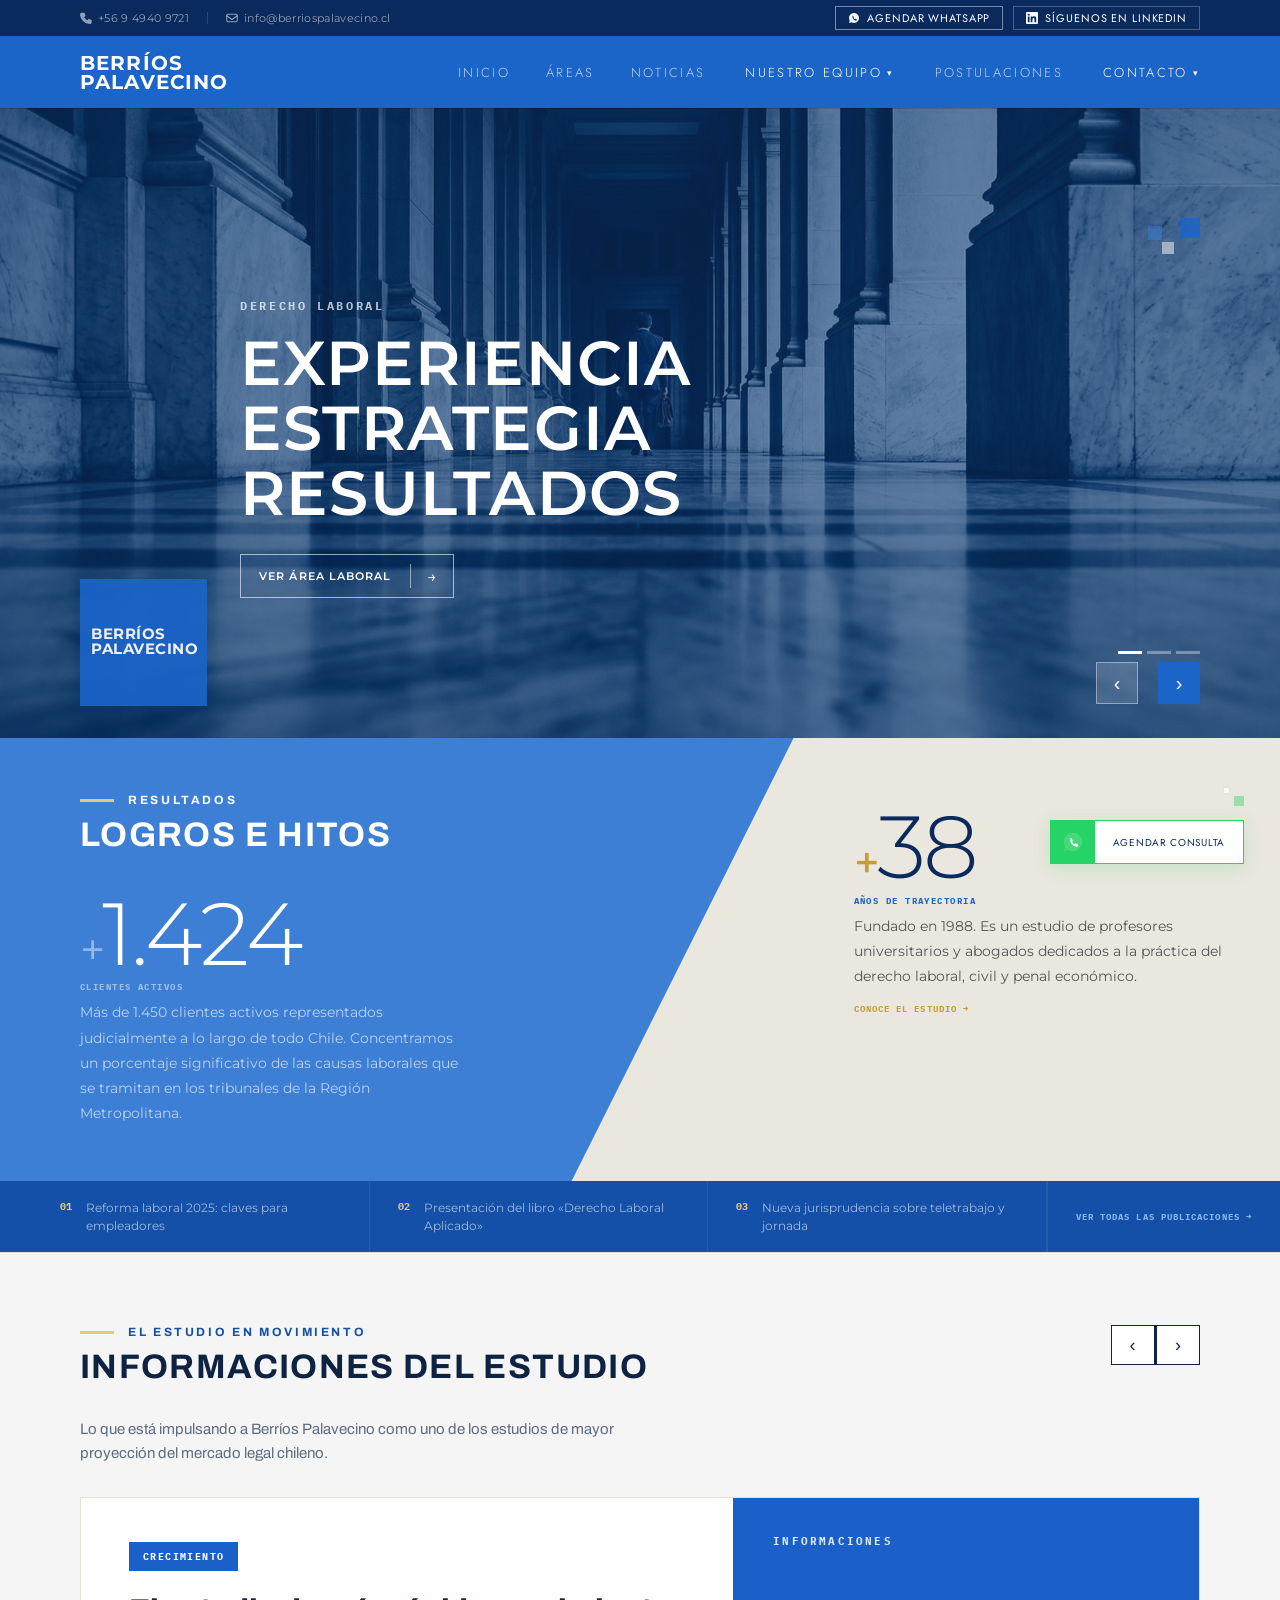
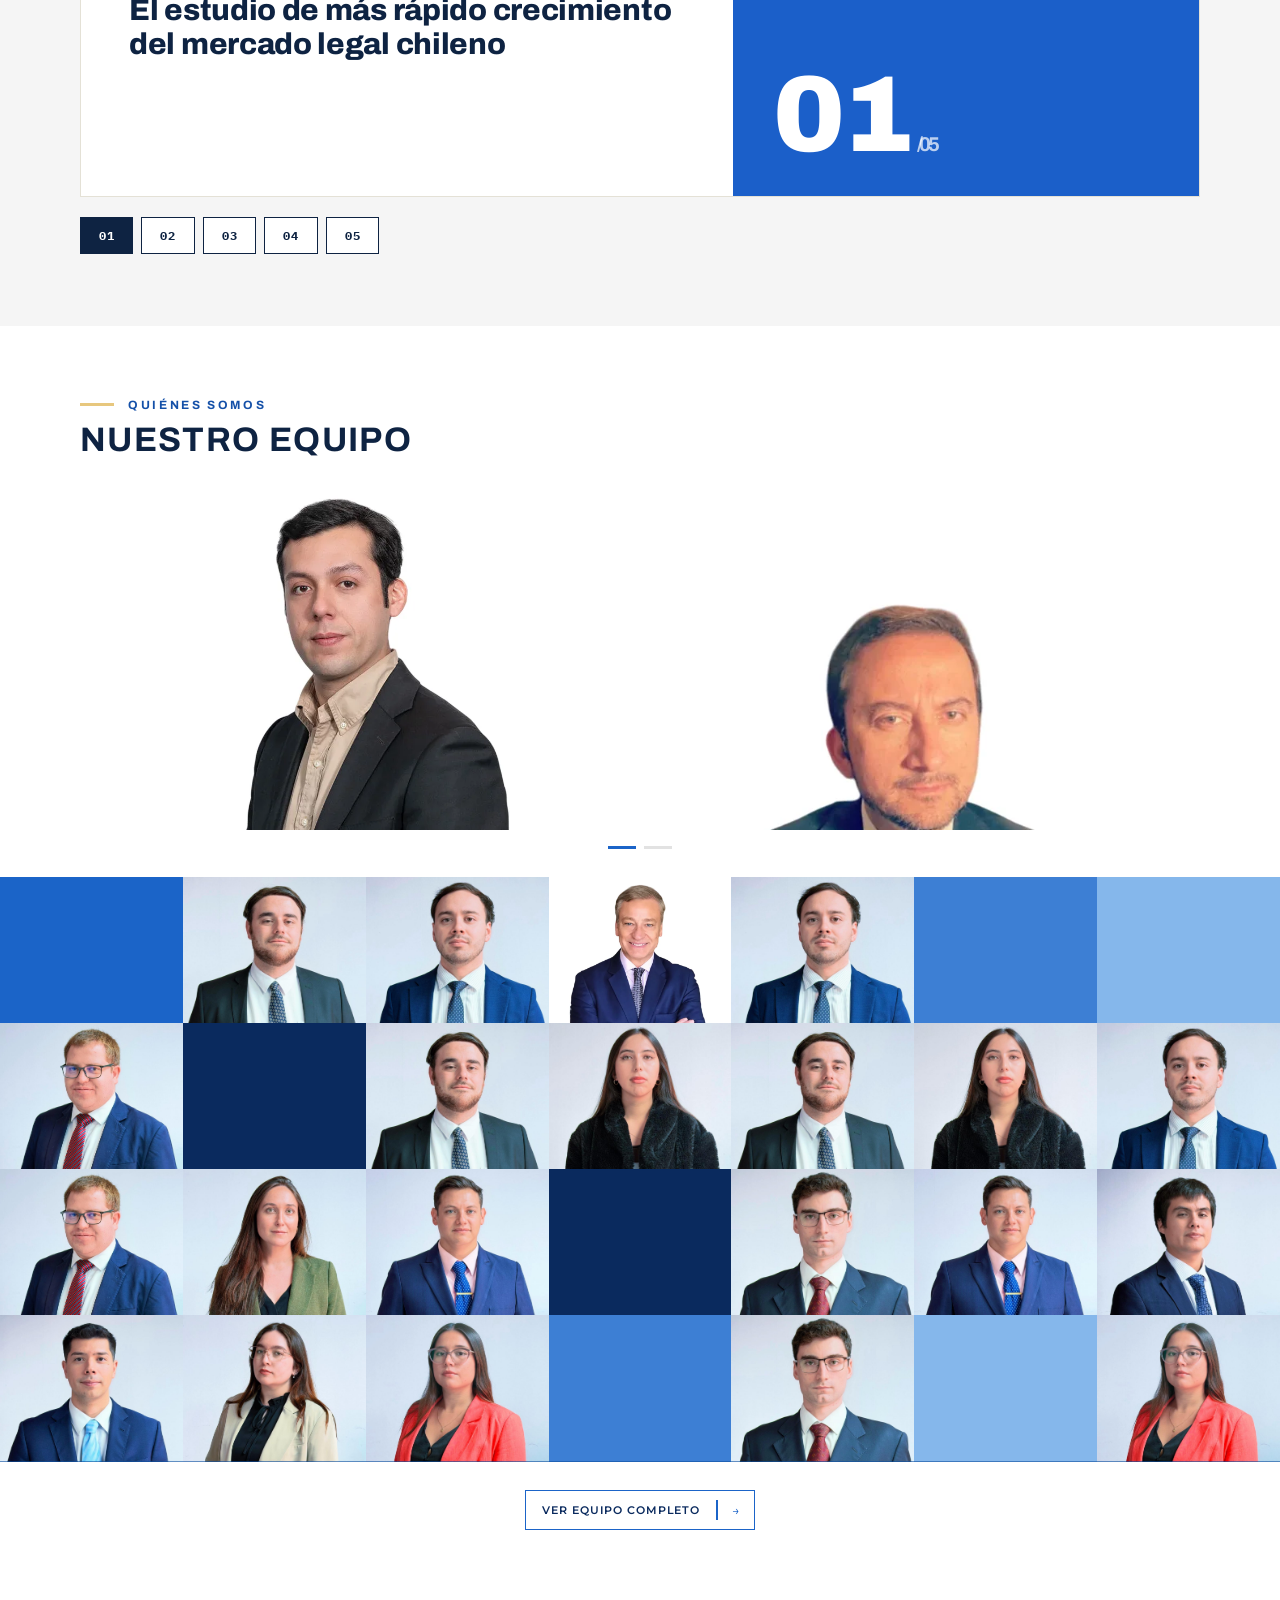
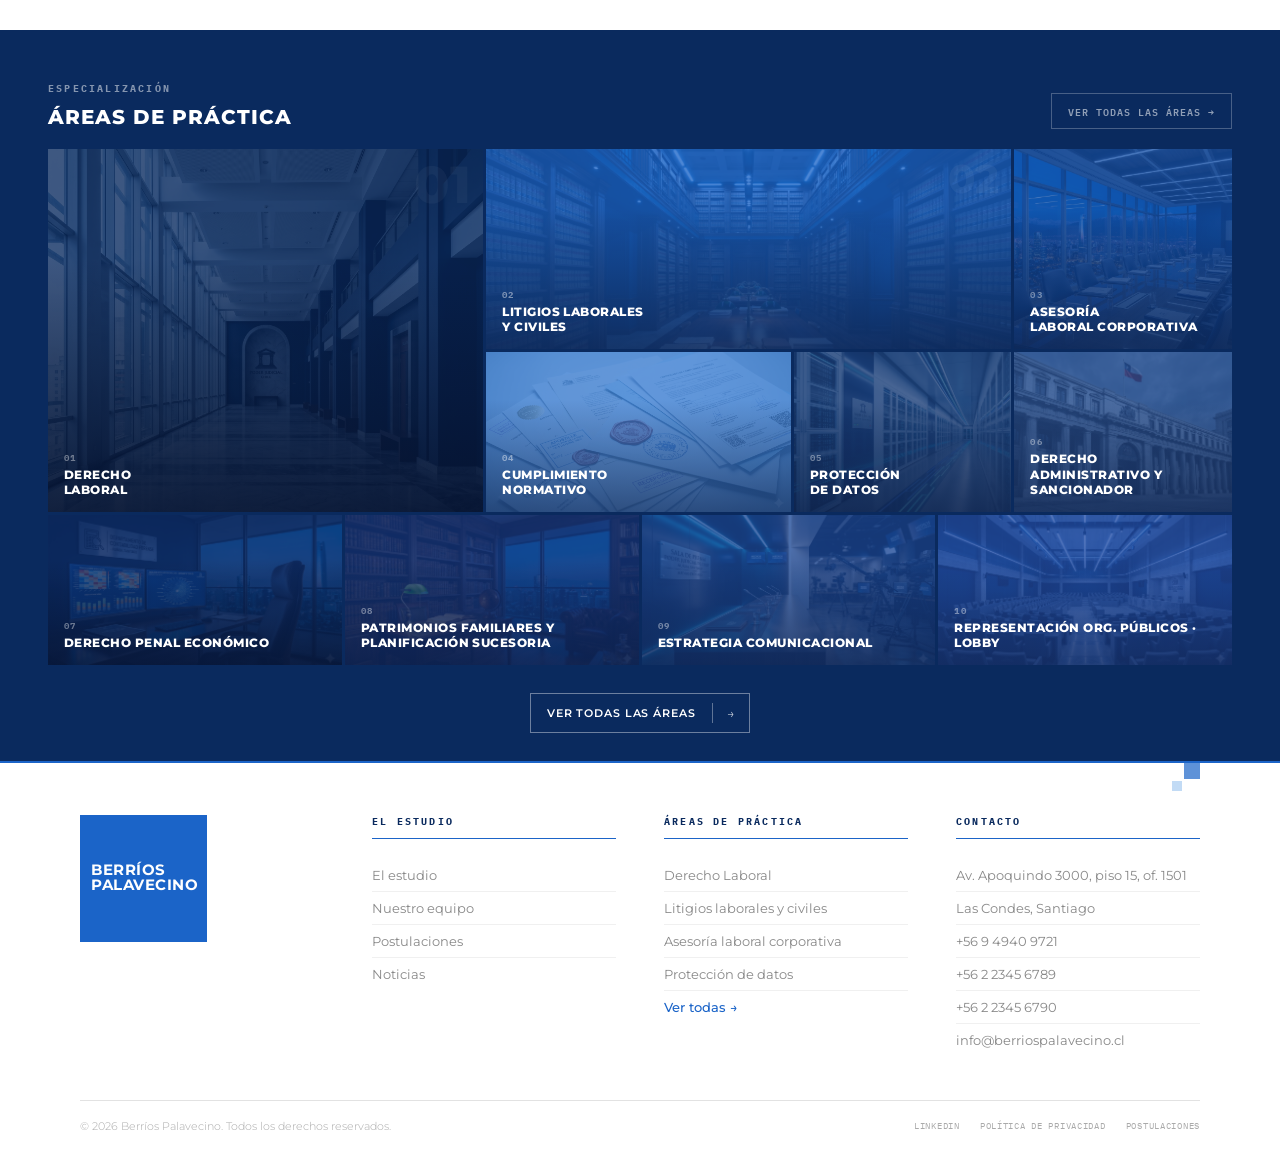
<file: index.html>
<!DOCTYPE html>
<html lang="es">

<head>
  <meta charset="UTF-8">
  <meta name="viewport" content="width=device-width, initial-scale=1.0, user-scalable=no, maximum-scale=1, minimum-scale=1">
  <script src="assets/components.js"></script>
  <title>BPP Abogados — Berríos Palavecino Pinochet</title>
  <meta name="description"
    content="BPP Abogados — Berríos, Palavecino y Pinochet. Más de 35 años de experiencia en derecho laboral, litigios y asesoría corporativa en Chile.">
  <meta property="og:type" content="website">
  <meta property="og:title" content="BPP Abogados — Berríos Palavecino Pinochet">
  <meta property="og:description"
    content="Más de 35 años de experiencia en derecho laboral, litigios y asesoría corporativa en Chile.">
  <meta property="og:image" content="assets/slide1.jpg">
  <link rel="preconnect" href="https://fonts.googleapis.com">
  <link rel="preconnect" href="https://fonts.gstatic.com" crossorigin>
  <link
    href="https://fonts.googleapis.com/css2?family=Archivo:wght@400;500;600;700;800;900&family=Archivo+Narrow:wght@500;600;700&family=Crimson+Pro:ital,wght@0,400;0,600;1,400&family=IBM+Plex+Mono:wght@400;600;700&family=Jost:wght@300;400;500&family=Montserrat:wght@400;500;700;800&display=swap"
    rel="stylesheet">
  <link rel="stylesheet" href="assets/styles.css">
  <style>
    body {
      font-family: 'Montserrat', sans-serif;
      background: var(--gray-bg);
      color: var(--gray-dk);
      overflow-x: hidden;
      overflow-y: auto;
      padding-top: 36px;
      width: 100%;
      margin: 0;
    }

    .content-wrap {
      position: absolute;
      top: 108px;
      width: 100%;
      left: 0;
      margin: 0;
      padding: 0;
    }

    .hero {
      position: relative;
      height: 70vh;
      min-height: 520px;
      overflow: hidden;
      margin: 0;
      padding: 0;
    }

    .hero-slides {
      position: relative;
      width: 100%;
      height: 100%;
    }

    .hero-slide {
      position: absolute;
      inset: 0;
      transform: translateX(100%);
      /* oculto por defecto a la derecha */
      background-size: cover;
      background-position: center;
      z-index: 1;
    }

    .hero-slide--active {
      transform: translateX(0);
      z-index: 2;
    }

    .hero-slide-overlay {
      position: absolute;
      inset: 0;
      background: rgba(10, 58, 120, .58);
    }

    .hero-slide-content {
      position: absolute;
      bottom: 140px;
      left: 240px;
      z-index: 2;
      max-width: 580px;
    }

    .hero-slide-category {
      font-family: 'IBM Plex Mono', monospace;
      font-size: 12px;
      font-weight: 700;
      color: rgba(255, 255, 255, .7);
      letter-spacing: .22em;
      text-transform: uppercase;
      margin-bottom: 18px;
      display: block;
    }

    .hero-slide-title {
      font-size: clamp(36px, 5vw, 62px);
      font-weight: 600;
      color: #fff;
      line-height: 1.05;
      text-transform: uppercase;
      letter-spacing: .02em;
      margin-bottom: 28px;
    }

    .hero-slide-btn {
      display: inline-flex;
      align-items: center;
      border: 1.5px solid rgba(255, 255, 255, .6);
      height: 44px;
      text-decoration: none;
      background: transparent;
      transition: background .2s, border-color .2s;
    }

    .hero-slide-btn:hover {
      background: rgba(255, 255, 255, .12);
      border-color: #fff;
    }

    .hero-slide-btn-label {
      font-size: 11px;
      font-weight: 600;
      color: #fff;
      padding: 0 18px;
      letter-spacing: .1em;
      text-transform: uppercase;
      white-space: nowrap;
    }

    .hero-slide-btn-divider {
      width: 1.5px;
      height: 24px;
      background: rgba(255, 255, 255, .5);
      flex-shrink: 0;
    }

    .hero-slide-btn-arrow {
      font-size: 16px;
      color: #fff;
      padding: 0 16px;
    }

    .hero-logo {
      position: absolute;
      bottom: 28px;
      left: 80px;
      z-index: 3;
      opacity: .92;
      transition: opacity .2s;
    }

    .hero-logo:hover {
      opacity: 1;
    }

    .hero-decor {
      position: absolute;
      z-index: 3;
      pointer-events: none;
    }

    .hero-decor--1 {
      top: 110px;
      right: 80px;
      width: 20px;
      height: 20px;
      background: var(--blue);
      opacity: .85;
    }

    .hero-decor--2 {
      top: 134px;
      right: 106px;
      width: 12px;
      height: 12px;
      background: rgba(255, 255, 255, .5);
    }

    .hero-decor--3 {
      top: 118px;
      right: 118px;
      width: 14px;
      height: 14px;
      background: var(--blue-md);
      opacity: .55;
    }

    .hero-controls {
      position: absolute;
      bottom: 34px;
      right: 80px;
      /* mismo margen que left: 80px del logo — equidistante */
      z-index: 10;
      display: flex;
      flex-direction: column;
      align-items: flex-end;
      gap: 8px;
    }

    .hero-dots {
      display: flex;
      gap: 5px;
    }

    .hero-dot {
      width: 24px;
      height: 3px;
      background: rgba(255, 255, 255, .35);
      cursor: pointer;
      transition: background .2s;
    }

    .hero-dot--active {
      background: #fff;
    }

    .hero-nav {
      display: flex;
      gap: 20px;
    }

    .hero-nav-btn {
      width: 42px;
      height: 42px;
      display: flex;
      align-items: center;
      justify-content: center;
      font-size: 20px;
      color: #fff;
      cursor: pointer;
      border: none;
      background: transparent;
      transition: background .2s, transform .15s;
    }

    .hero-nav-btn:hover {
      transform: scale(1.1);
    }

    .hero-nav-btn--prev {
      background: rgba(255, 255, 255, .15);
      border: 1px solid rgba(255, 255, 255, .4);
    }

    .hero-nav-btn--prev:hover {
      background: rgba(255, 255, 255, .28);
    }

    .hero-nav-btn--next {
      background: var(--blue);
    }

    .hero-nav-btn--next:hover {
      background: var(--blue-dk);
    }


    .team-section {
      background: white;
      padding: 72px 80px;
    }

    .team-container {
      max-width: 1280px;
      margin: 0 auto;
      padding: 0;
    }

    .team-eyebrow {
      font-family: 'IBM Plex Mono', monospace;
      font-size: 10px;
      font-weight: 700;
      color: var(--blue);
      letter-spacing: .22em;
      text-transform: uppercase;
      margin-bottom: 10px;
      display: block;
    }

    .team-title {
      font-size: 20px;
      font-weight: 800;
      color: var(--blue-xdk);
      text-transform: uppercase;
      letter-spacing: .05em;
      margin-bottom: 32px;
    }

    .socios-carousel {
      position: relative;
      overflow: hidden;
    }

    .socios-track {
      display: flex;
      gap: 20px;
      transition: transform .6s cubic-bezier(.4, 0, .2, 1);
      will-change: transform;
    }

    .socio {
      flex: 0 0 calc((100% - 20px) / 2);
      height: 340px;
      position: relative;
      overflow: hidden;
      cursor: pointer;
      background: var(--gray-lt);
    }

    .socio img {
      width: 100%;
      height: 100%;
      object-fit: cover;
      object-position: top;
      display: block;
      transition: transform .4s ease;
    }

    .socio:hover img {
      transform: scale(1.04);
    }

    .socio-overlay {
      position: absolute;
      inset: 0;
      background: rgba(13, 79, 160, .82);
      display: flex;
      flex-direction: column;
      justify-content: flex-start;
      padding: 28px;
      transform: translateY(100%);
      transition: transform .35s ease;
    }

    .socio:hover .socio-overlay {
      transform: translateY(0);
    }

    .socio-name {
      font-size: 18px;
      font-weight: 800;
      color: white;
      line-height: 1.2;
      margin-bottom: 6px;
    }

    .socio-role {
      font-family: 'IBM Plex Mono', monospace;
      font-size: 11px;
      color: rgba(255, 255, 255, .8);
      letter-spacing: .1em;
      text-transform: uppercase;
      margin-bottom: 10px;
    }

    .socio-spec {
      font-family: 'Crimson Pro', Georgia, serif;
      font-size: 15px;
      font-style: italic;
      color: rgba(255, 255, 255, .75);
      margin-bottom: 14px;
    }

    .socio-linkedin {
      display: inline-flex;
      align-items: center;
      gap: 5px;
      background: rgba(255, 255, 255, .15);
      border: 1px solid rgba(255, 255, 255, .3);
      padding: 7px 12px;
      font-family: 'IBM Plex Mono', monospace;
      font-size: 9px;
      font-weight: 600;
      color: white;
      letter-spacing: .06em;
      text-transform: uppercase;
      cursor: pointer;
      transition: background .2s;
      margin-top: auto;
    }

    .socio-linkedin:hover {
      background: rgba(255, 255, 255, .28);
    }

    .socios-dots {
      display: flex;
      justify-content: center;
      gap: 8px;
      padding: 16px 0 28px;
    }

    .socios-dot {
      width: 28px;
      height: 3px;
      background: var(--gray-lt);
      cursor: pointer;
      transition: background .25s;
    }

    .socios-dot--active {
      background: var(--blue);
    }

    .team-grid {
      display: grid;
      grid-template-columns: repeat(7, 1fr);
      grid-template-rows: repeat(4, calc(100vw / 7 * 0.8));
      gap: 0;
      width: 100vw;
      margin-left: calc(-50vw + 50%);
    }

    .team-cell {
      position: relative;
      overflow: hidden;
      cursor: pointer;
    }

    .team-cell img {
      width: 100%;
      height: 100%;
      object-fit: cover;
      object-position: top;
      display: block;
      transition: transform .4s ease;
    }

    .team-cell:hover img {
      transform: scale(1.05);
    }

    .team-cell-overlay {
      position: absolute;
      inset: 0;
      background: rgba(13, 79, 160, .82);
      display: flex;
      flex-direction: column;
      justify-content: flex-end;
      padding: 12px 11px;
      transform: translateY(100%);
      transition: transform .3s ease;
    }

    .team-cell:hover .team-cell-overlay {
      transform: translateY(0);
    }

    .team-cell-name {
      font-size: 11px;
      font-weight: 800;
      color: white;
      line-height: 1.3;
    }

    .team-cell-area {
      font-family: 'IBM Plex Mono', monospace;
      font-size: 9px;
      color: rgba(255, 255, 255, .8);
      text-transform: uppercase;
      letter-spacing: .06em;
      margin-top: 4px;
    }

    .team-cta-wrap {
      display: flex;
      justify-content: center;
      padding: 28px 80px;
      background: transparent;
    }

    .btn-split {
      display: inline-flex;
      align-items: center;
      background: none;
      border: 1.5px solid var(--blue);
      height: 40px;
      text-decoration: none;
      transition: background .2s;
    }

    .btn-split:hover {
      background: var(--blue);
    }

    .btn-split:hover .btn-split-label {
      color: white;
    }

    .btn-split:hover .btn-split-divider {
      background: rgba(255, 255, 255, .4);
    }

    .btn-split:hover .btn-split-arrow {
      color: white;
    }

    .btn-split-label {
      font-size: 11px;
      font-weight: 600;
      color: var(--blue-xdk);
      padding: 0 16px;
      letter-spacing: .08em;
      text-transform: uppercase;
      transition: color .2s;
    }

    .btn-split-divider {
      width: 1.5px;
      height: 20px;
      background: var(--blue);
      transition: background .2s;
    }

    .btn-split-arrow {
      font-size: 13px;
      color: var(--blue);
      padding: 0 14px;
      transition: color .2s;
    }

    .areas-section {
      background: var(--blue-xdk);
      padding: 52px 0 0;
    }

    .areas-container {
      padding: 0 48px 0;
    }

    .areas-eyebrow {
      font-family: 'IBM Plex Mono', monospace;
      font-size: 10px;
      font-weight: 700;
      color: rgba(255, 255, 255, .5);
      letter-spacing: .22em;
      text-transform: uppercase;
      margin-bottom: 10px;
      display: block;
    }

    .areas-title {
      font-size: 20px;
      font-weight: 800;
      color: #fff;
      text-transform: uppercase;
      letter-spacing: .05em;
    }

    .areas-header {
      display: flex;
      justify-content: space-between;
      align-items: flex-end;
      padding-bottom: 20px;
    }

    .areas-cta-link {
      font-family: 'IBM Plex Mono', monospace;
      font-size: 10px;
      font-weight: 600;
      color: rgba(255, 255, 255, .55);
      letter-spacing: .1em;
      text-transform: uppercase;
      border: 1.5px solid rgba(255, 255, 255, .25);
      padding: 8px 16px;
      text-decoration: none;
      transition: all .2s;
    }

    .areas-cta-link:hover {
      background: var(--blue);
      color: #fff;
      border-color: var(--blue);
    }

    .areas-main-grid {
      display: grid;
      grid-template-columns: 2fr 1.4fr 1fr 1fr;
      grid-template-rows: 200px 160px;
      gap: 3px;
    }

    .area-cell {
      position: relative;
      overflow: hidden;
      cursor: pointer;
      display: flex;
      flex-direction: column;
      justify-content: flex-end;
      text-decoration: none;
    }

    .area-cell img {
      position: absolute;
      inset: 0;
      width: 100%;
      height: 100%;
      object-fit: cover;
      object-position: center;
      opacity: .22;
      transition: opacity .3s;
    }

    .area-cell:hover img {
      opacity: .15;
    }

    .area-cell-fade {
      position: absolute;
      bottom: 0;
      left: 0;
      right: 0;
      height: 70%;
      z-index: 1;
    }

    .area-cell-content {
      position: relative;
      z-index: 2;
      padding: 14px 16px;
    }

    .area-cell-num {
      font-family: 'IBM Plex Mono', monospace;
      font-size: 9px;
      font-weight: 700;
      letter-spacing: .14em;
      margin-bottom: 4px;
    }

    .area-cell-name {
      font-size: 12px;
      font-weight: 800;
      text-transform: uppercase;
      letter-spacing: .04em;
      line-height: 1.3;
    }

    .area-cell-bignum {
      position: absolute;
      top: 10px;
      right: 12px;
      z-index: 1;
      font-size: 52px;
      font-weight: 800;
      line-height: 1;
      pointer-events: none;
    }

    .area-cell-hover {
      position: absolute;
      inset: 0;
      background: rgba(27, 100, 200, .9);
      opacity: 0;
      transition: opacity .25s ease;
      display: flex;
      flex-direction: column;
      align-items: center;
      justify-content: center;
      gap: 8px;
      padding: 16px;
      z-index: 4;
    }

    .area-cell:hover .area-cell-hover {
      opacity: 1;
    }

    .area-cell-hover-name {
      font-size: 12px;
      font-weight: 800;
      color: #fff;
      text-align: center;
      text-transform: uppercase;
      letter-spacing: .04em;
      line-height: 1.3;
    }

    .area-cell-hover-desc {
      font-size: 10px;
      color: rgba(255, 255, 255, .8);
      text-align: center;
      line-height: 1.55;
    }

    .area-cell-hover-btn {
      font-family: 'IBM Plex Mono', monospace;
      font-size: 9px;
      font-weight: 600;
      color: #fff;
      text-transform: uppercase;
      letter-spacing: .08em;
      border: 1px solid rgba(255, 255, 255, .5);
      padding: 5px 12px;
      margin-top: 4px;
    }

    .area-cell--01 {
      grid-column: 1/2;
      grid-row: 1/3;
    }

    .area-cell--02 {
      grid-column: 2/4;
      grid-row: 1/2;
    }

    .area-cell--03 {
      grid-column: 4/5;
      grid-row: 1/2;
    }

    .area-cell--04 {
      grid-column: 2/3;
      grid-row: 2/3;
    }

    .area-cell--05 {
      grid-column: 3/4;
      grid-row: 2/3;
    }

    .area-cell--06 {
      grid-column: 4/5;
      grid-row: 2/3;
    }

    .ac-xdk {
      background: var(--blue-xdk);
    }

    .ac-xdk .area-cell-num {
      color: rgba(255, 255, 255, .4);
    }

    .ac-xdk .area-cell-name {
      color: #fff;
    }

    .ac-xdk .area-cell-fade {
      background: linear-gradient(to top, rgba(5, 15, 40, .75) 0%, transparent 100%);
    }

    .ac-xdk .area-cell-bignum {
      color: rgba(255, 255, 255, .04);
    }

    .ac-blue {
      background: var(--blue);
    }

    .ac-blue .area-cell-num {
      color: rgba(255, 255, 255, .45);
    }

    .ac-blue .area-cell-name {
      color: #fff;
    }

    .ac-blue .area-cell-fade {
      background: linear-gradient(to top, rgba(10, 26, 62, .65) 0%, transparent 100%);
    }

    .ac-blue .area-cell-bignum {
      color: rgba(255, 255, 255, .05);
    }

    .ac-navy {
      background: #1450A8;
    }

    .ac-navy .area-cell-num {
      color: rgba(255, 255, 255, .4);
    }

    .ac-navy .area-cell-name {
      color: #fff;
    }

    .ac-navy .area-cell-fade {
      background: linear-gradient(to top, rgba(10, 26, 62, .6) 0%, transparent 100%);
    }

    .ac-navy .area-cell-bignum {
      color: rgba(255, 255, 255, .04);
    }

    .ac-md {
      background: var(--blue-md);
    }

    .ac-md .area-cell-num {
      color: rgba(255, 255, 255, .45);
    }

    .ac-md .area-cell-name {
      color: #fff;
    }

    .ac-md .area-cell-fade {
      background: linear-gradient(to top, rgba(10, 26, 62, .55) 0%, transparent 100%);
    }

    .ac-md .area-cell-bignum {
      color: rgba(255, 255, 255, .05);
    }

    .ac-pale {
      background: #1B3E78;
    }

    .ac-pale .area-cell-num {
      color: rgba(255, 255, 255, .4);
    }

    .ac-pale .area-cell-name {
      color: #fff;
    }

    .ac-pale .area-cell-fade {
      background: linear-gradient(to top, rgba(10, 26, 62, .55) 0%, transparent 100%);
    }

    .ac-pale .area-cell-bignum {
      color: rgba(255, 255, 255, .04);
    }

    .ac-lt {
      background: #2A5090;
    }

    .ac-lt .area-cell-num {
      color: rgba(255, 255, 255, .4);
    }

    .ac-lt .area-cell-name {
      color: #fff;
    }

    .ac-lt .area-cell-fade {
      background: linear-gradient(to top, rgba(10, 26, 62, .5) 0%, transparent 100%);
    }

    .ac-lt .area-cell-bignum {
      color: rgba(255, 255, 255, .04);
    }

    .areas-bottom-grid {
      display: grid;
      grid-template-columns: repeat(4, 1fr);
      gap: 3px;
      margin-top: 3px;
    }

    .area-cell--bottom {
      height: 150px;
    }

    .ac-b1 {
      background: #0D3070;
    }

    .ac-b1 .area-cell-num {
      color: rgba(255, 255, 255, .4);
    }

    .ac-b1 .area-cell-name {
      color: #fff;
    }

    .ac-b1 .area-cell-fade {
      background: linear-gradient(to top, rgba(5, 15, 40, .6) 0%, transparent 100%);
    }

    .ac-b2 {
      background: #153880;
    }

    .ac-b2 .area-cell-num {
      color: rgba(255, 255, 255, .4);
    }

    .ac-b2 .area-cell-name {
      color: #fff;
    }

    .ac-b2 .area-cell-fade {
      background: linear-gradient(to top, rgba(10, 26, 62, .55) 0%, transparent 100%);
    }

    .ac-b3 {
      background: #1C4898;
    }

    .ac-b3 .area-cell-num {
      color: rgba(255, 255, 255, .42);
    }

    .ac-b3 .area-cell-name {
      color: #fff;
    }

    .ac-b3 .area-cell-fade {
      background: linear-gradient(to top, rgba(10, 26, 62, .5) 0%, transparent 100%);
    }

    .ac-b4 {
      background: #234FA8;
    }

    .ac-b4 .area-cell-num {
      color: rgba(255, 255, 255, .42);
    }

    .ac-b4 .area-cell-name {
      color: #fff;
    }

    .ac-b4 .area-cell-fade {
      background: linear-gradient(to top, rgba(10, 26, 62, .48) 0%, transparent 100%);
    }

    .areas-cta-wrap {
      display: flex;
      justify-content: center;
      padding: 28px 0;
      background: var(--blue-xdk);
    }

    .btn-split--white {
      display: inline-flex;
      align-items: center;
      background: none;
      border: 1.5px solid rgba(255, 255, 255, .4);
      height: 40px;
      text-decoration: none;
      transition: background .2s;
    }

    .btn-split--white:hover {
      background: rgba(255, 255, 255, .1);
    }

    .btn-split--white .btn-split-label {
      color: #fff;
    }

    .btn-split--white .btn-split-divider {
      background: rgba(255, 255, 255, .35);
    }

    .btn-split--white .btn-split-arrow {
      color: rgba(255, 255, 255, .7);
    }

    .hito-card,
    .hito-leido {
      opacity: 0;
      transform: translateY(28px);
      transition: opacity .55s ease, transform .55s ease;
    }

    .hito-card.is-visible,
    .hito-leido.is-visible {
      opacity: 1;
      transform: translateY(0);
    }

    .hito-card:nth-child(1) {
      transition-delay: 0ms;
    }

    .hito-card:nth-child(2) {
      transition-delay: 120ms;
    }

    .hito-leido {
      transition-delay: 240ms;
    }

    .area-cell {
      opacity: 0;
      transform: translateY(20px);
      transition: opacity .45s ease, transform .45s ease;
    }

    .area-cell.is-visible {
      opacity: 1;
      transform: translateY(0);
    }

    .area-cell--01 {
      transition-delay: 0ms;
    }

    .area-cell--02 {
      transition-delay: 80ms;
    }

    .area-cell--03 {
      transition-delay: 160ms;
    }

    .area-cell--04 {
      transition-delay: 200ms;
    }

    .area-cell--05 {
      transition-delay: 240ms;
    }

    .area-cell--06 {
      transition-delay: 280ms;
    }

    .area-cell--bottom {
      transition-delay: var(--delay, 320ms);
    }

    @media(max-width:1179px) {
      .content-wrap {
        top: 108px;
      }

      .hitos-container,
      .team-container,
      .areas-container {
        padding-left: 32px;
        padding-right: 32px;
      }

      .hero-logo {
        left: 32px;
      }

      .hero-slide-content {
        left: 180px;
        bottom: 120px;
      }

      .hero-controls {
        right: 32px;
      }

      .areas-main-grid {
        grid-template-rows: 170px 140px;
      }
    }

    @media(max-width:767px) {
      .content-wrap {
        top: 88px;
      }

      .hero {
        height: 80vh;
        margin: 0;
        padding: 0;
      }

      .hero-slide-content {
        left: 20px;
        bottom: 100px;
      }

      .hero-slide-title {
        font-size: clamp(26px, 6vw, 36px);
      }

      .hero-logo {
        left: 16px;
        bottom: 16px;
      }

      .hero-logo svg {
        width: 80px;
        height: 80px;
      }

      .hero-controls {
        right: 16px;
        bottom: 16px;
      }

      .socio {
        flex: 0 0 calc((100% - 20px) / 2);
        height: 200px;
      }

      .team-section {
        padding: 72px 0 !important;
      }

      .team-container {
        padding: 0 20px !important;
      }

      .team-grid {
        grid-template-columns: repeat(4, 1fr);
        grid-template-rows: repeat(7, calc(100vw/4*0.8));
        margin: 0 !important;
        width: 100vw;
        margin-left: calc(-50vw + 50%) !important;
      }

      .team-cell-name {
        font-size: 8px;
      }

      .team-cell-area {
        font-size: 7px;
      }

      .team-cta-wrap {
        padding: 28px 20px !important;
      }

      .areas-section {
        padding: 36px 0 0;
      }

      .areas-main-grid {
        grid-template-columns: 1fr 1fr;
        grid-template-rows: auto;
      }

      .area-cell--01 {
        grid-column: 1/2;
        grid-row: 1/2;
        min-height: 140px;
      }

      .area-cell--02 {
        grid-column: 2/3;
        grid-row: 1/2;
      }

      .area-cell--03 {
        grid-column: 1/2;
        grid-row: 2/3;
      }

      .area-cell--04 {
        grid-column: 2/3;
        grid-row: 2/3;
      }

      .area-cell--05 {
        grid-column: 1/2;
        grid-row: 3/4;
      }

      .area-cell--06 {
        grid-column: 2/3;
        grid-row: 3/4;
      }

      .area-cell {
        min-height: 110px;
      }

      .areas-bottom-grid {
        grid-template-columns: 1fr 1fr;
      }

      .area-cell--bottom {
        height: 115px;
      }
    }

    @keyframes pulseScale {
      0% {
        transform: scale(1);
      }

      50% {
        transform: scale(1.3);
      }

      100% {
        transform: scale(1);
      }
    }

    @keyframes fadeIn {
      0% {
        opacity: 0;
      }

      100% {
        opacity: 1;
      }
    }

    .hito-plus-pulse {
      animation: pulseScale 0.6s ease-in-out;
    }

    /* ── SECCIÓN LOGROS E HITOS ── */
    @media (max-width: 1179px) {
      .hitos-grid {
        grid-template-columns: 1fr 1fr !important;
      }
    }

    @media (max-width: 767px) {
      .hitos-grid {
        grid-template-columns: 1fr !important;
      }

      .hitos-section {
        padding: 48px 20px !important;
      }

      .hitos-number {
        font-size: 56px !important;
      }

      .hitos-title {
        font-size: 24px !important;
        margin-bottom: 12px !important;
      }

      .hitos-description {
        font-size: 13px !important;
        line-height: 1.5 !important;
      }

      .hitos-card {
        padding: 28px 24px !important;
      }
    }

    /* ── INFORMACIONES DEL ESTUDIO (Carrusel) ── */
    @media (max-width: 1179px) {
      .estudio-panel-grid {
        grid-template-columns: 1fr !important;
      }

      .estudio-panel-content {
        padding: 36px 32px !important;
      }

      .estudio-panel-side {
        padding: 32px 28px !important;
      }

      .estudio-header {
        flex-direction: column !important;
        align-items: flex-start !important;
      }

      .estudio-nav-buttons {
        flex-direction: row !important;
        margin-top: 20px !important;
      }
    }

    @media (max-width: 767px) {
      .estudio-section {
        padding: 48px 20px !important;
      }

      .estudio-header {
        gap: 20px !important;
      }

      .estudio-carousel-wrap {
        margin-top: 28px !important;
        min-height: auto !important;
      }

      .estudio-panel,
      .estudio-panel.estudio-panel--active {
        display: grid !important;
        grid-template-columns: 1fr !important;
      }

      .estudio-panel-content,
      .estudio-panel .estudio-panel-content {
        padding: 28px 24px !important;
      }

      .estudio-panel-side,
      .estudio-panel .estudio-panel-side {
        padding: 24px 20px !important;
        min-height: 200px !important;
      }

      .estudio-panel-title {
        font-size: 24px !important;
      }

      .estudio-panel-description {
        font-size: 14px !important;
      }

      .estudio-pill {
        padding: 10px 16px !important;
        font-size: 12px !important;
      }
    }

    /* ── SEPARACIÓN ENTRE SECCIONES DE INFORMACIONES ── */
    @media (max-width: 1179px) {
      .estudio-section {
        padding: 60px 48px !important;
        margin-bottom: 0 !important;
      }

      .estudio-carousel-wrap {
        min-height: 320px !important;
      }
    }

    @media (max-width: 767px) {
      .estudio-section {
        padding: 48px 20px !important;
        margin-bottom: 0 !important;
      }

      .estudio-carousel-wrap {
        min-height: 280px !important;
      }
    }

    /* ── ACORDEÓN INFORMACIONES DEL ESTUDIO V2 ── */
    @media (max-width: 1179px) {
      .estudio-accordion {
        height: auto !important;
        flex-wrap: wrap !important;
        gap: 10px !important;
      }

      .estudio-item {
        flex: 0 1 calc(50% - 6px) !important;
      }

      .estudio-item--expanded {
        flex: 1 1 100% !important;
      }
    }

    @media (max-width: 767px) {
      .estudio-accordion-section {
        padding: 48px 20px !important;
        margin-top: 0 !important;
        background: #F4F2EC;
      }

      .estudio-accordion-section>div>div:first-child {
        flex-direction: column !important;
        align-items: flex-start !important;
        gap: 20px !important;
        margin-bottom: 28px !important;
      }

      .estudio-accordion-section>div>div:first-child>div:first-child {
        width: 100% !important;
      }

      .estudio-accordion-section>div>div:first-child>div:first-child>div:last-child {
        font-size: 28px !important;
        margin-top: 8px !important;
      }

      .estudio-accordion {
        height: auto !important;
        display: flex !important;
        flex-wrap: wrap !important;
        gap: 10px !important;
      }

      .estudio-item {
        flex: 0 1 calc(50% - 5px) !important;
        min-width: auto !important;
        padding: 14px 8px !important;
        border-radius: 8px !important;
        min-height: 70px !important;
        display: flex !important;
        flex-direction: column !important;
        justify-content: center !important;
        align-items: center !important;
      }

      .estudio-item--expanded {
        flex: 1 1 100% !important;
        padding: 40px 20px !important;
        min-height: auto !important;
      }

      .estudio-item__title {
        font-size: 22px !important;
        max-width: 100% !important;
      }

      .estudio-item__description {
        font-size: 14px !important;
        max-width: 100% !important;
      }

      .estudio-item__number {
        font-size: 36px !important;
      }

      .estudio-item__content {
        gap: 20px !important;
      }
    }

    /* ── ACORDEÓN INFORMACIONES DEL ESTUDIO V2 ── */
    .estudio-accordion {
      display: flex;
      gap: 12px;
      height: 440px;
      transition: all .5s ease;
    }

    .estudio-item {
      border-radius: 16px;
      overflow: hidden;
      color: #fff;
      display: flex;
      flex-direction: column;
      align-items: center;
      justify-content: space-between;
      cursor: pointer;
      transition: flex .4s cubic-bezier(.4, 0, .2, 1), padding .4s cubic-bezier(.4, 0, .2, 1);
      /* Estado contraído por defecto */
      flex: 0.72 1 0;
      min-width: 66px;
      padding: 22px 8px;
    }

    .estudio-item__header {
      display: flex;
      justify-content: space-between;
      align-items: flex-start;
      opacity: 0;
      animation: fadeIn .5s ease .2s forwards;
    }

    .estudio-item__badge {
      background: rgba(255, 255, 255, .20);
      padding: 9px 15px;
      border-radius: 999px;
      font: 700 11px/1 'Archivo';
      letter-spacing: .16em;
      text-transform: uppercase;
    }

    .estudio-item__number {
      font: 900 46px/1 'Archivo';
      color: rgba(255, 255, 255, .32);
      flex-shrink: 0;
    }

    .estudio-item__content {
      display: flex;
      justify-content: space-between;
      align-items: flex-end;
      margin-top: auto;
      gap: 40px;
    }

    .estudio-item__text-group {
      flex: 1;
    }

    .estudio-item__title {
      font: 800 30px/1.14 'Archivo';
      letter-spacing: -0.01em;
      text-wrap: balance;
      opacity: 0;
      animation: fadeIn .5s ease .3s forwards;
      max-width: 400px;
      margin-bottom: 16px;
    }

    .estudio-item__description {
      font: 400 15.5px/1.6 'Archivo';
      color: rgba(255, 255, 255, .92);
      max-width: 400px;
      opacity: 0;
      animation: fadeIn .5s ease .4s forwards;
    }

    .estudio-item__collapsed-number {
      font: 900 26px/1 'Archivo';
      color: rgba(255, 255, 255, .6);
    }

    .estudio-item__collapsed-label {
      writing-mode: vertical-rl;
      transform: rotate(180deg);
      font: 700 13px/1 'Archivo';
      letter-spacing: .2em;
      text-transform: uppercase;
      white-space: nowrap;
      padding: 0 8px;
    }

    .estudio-item__collapsed-plus {
      font: 400 20px/1 'Archivo';
      color: rgba(255, 255, 255, .85);
    }

    .estudio-item--expanded {
      flex: 3.4 1 0 !important;
      min-width: 0 !important;
      padding: 52px 56px !important;
      align-items: stretch !important;
      justify-content: flex-start !important;
    }

    /* ─── SECTION HEADER STYLES ─── */
    .section-header {
      display: flex;
      align-items: center;
      gap: 14px;
      margin-bottom: 10px;
    }

    .section-header--light span {
      color: #fff;
    }

    .section-header--dark span {
      color: var(--blue-dk);
    }

    .section-header::before {
      content: '';
      width: 34px;
      height: 3px;
      background: var(--gold-lt);
      display: block;
      flex-shrink: 0;
    }

    .section-header span {
      font-family: 'Archivo', sans-serif;
      font-size: 12px;
      font-weight: 700;
      letter-spacing: .22em;
      text-transform: uppercase;
    }

    .section-title {
      font-family: 'Archivo', sans-serif;
      font-size: 34px;
      font-weight: 700;
      letter-spacing: .04em;
      text-transform: uppercase;
      line-height: 1.05;
      margin: 0;
      margin-bottom: 32px;
    }

    .section-title--dark {
      color: #0E2342;
    }

    .section-title--light {
      color: #fff;
    }

    /* ─── LOGROS E HITOS SECTION ─── */
    .logros-section {
      background: #EAE7DE;
      padding: 0;
      overflow: hidden;
      display: flex;
      flex-direction: column;
    }

    .logros-container {
      overflow: hidden;
      display: flex;
      flex-direction: column;
      flex: 1;
    }

    .logros-diagonal {
      display: flex;
      position: relative;
      flex: 1;
      min-height: 420px;
      background: var(--cream);
    }

    .logros-col-left {
      width: 62%;
      flex-shrink: 0;
      padding: 55px 100px 55px 80px;
      display: flex;
      flex-direction: column;
      justify-content: space-between;
      position: relative;
      z-index: 2;
    }

    .logros-col-left::before {
      content: '';
      position: absolute;
      inset: 0;
      background: rgb(61, 127, 212);
      clip-path: polygon(0 0, 100% 0, 72% 100%, 0 100%);
      z-index: -1;
    }

    .logros-col-right {
      flex: 1;
      padding: 60px 48px 60px 60px;
      display: flex;
      flex-direction: column;
      justify-content: space-between;
      position: relative;
      z-index: 1;
    }

    .logros-eyebrow {
      display: flex;
      align-items: center;
      gap: 14px;
      margin-bottom: 16px;
    }

    .logros-eyebrow::before {
      content: '';
      width: 34px;
      height: 3px;
      background: var(--gold);
      display: block;
      flex-shrink: 0;
    }

    .logros-eyebrow span {
      font-family: 'Archivo', sans-serif;
      font-size: 12px;
      font-weight: 700;
      letter-spacing: .22em;
      text-transform: uppercase;
      color: #fff
    }

    .logros-title {
      font-family: 'Archivo', sans-serif;
      font-size: 34px;
      font-weight: 700;
      color: #fff;
      text-transform: uppercase;
      letter-spacing: .04em;
      line-height: 1.05;
      margin: 0;
    }

    .logros-stat {
      font-size: 88px;
      font-weight: 300;
      line-height: .85;
      letter-spacing: -.03em;
      opacity: 0;
      transform: translateY(24px);
      transition: opacity .7s ease, transform .7s ease;
      margin-top: 12px;
    }

    .logros-col-left .logros-stat {
      color: #fff;
    }

    .logros-col-left .logros-stat.in {
      opacity: 1;
      transform: translateY(0);
    }

    .logros-col-left .logros-stat em {
      font-style: normal;
      font-size: 44px;
      font-weight: 400;
      color: rgba(255, 255, 255, .45);
    }

    .logros-col-right .logros-stat {
      color: var(--blue-xdk);
      transition: opacity .7s ease .12s, transform .7s ease .12s;
    }

    .logros-col-right .logros-stat.in {
      opacity: 1;
      transform: translateY(0);
    }

    .logros-col-right .logros-stat em {
      font-style: normal;
      font-size: 44px;
      font-weight: 500;
      color: var(--gold);
    }

    .logros-label {
      font-family: 'IBM Plex Mono', monospace;
      font-size: 9px;
      font-weight: 700;
      letter-spacing: .16em;
      text-transform: uppercase;
      margin-top: 10px;
    }

    .logros-col-left .logros-label {
      color: rgba(255, 255, 255, .5);
    }

    .logros-col-right .logros-label {
      color: var(--blue);
    }

    .logros-text {
      font-size: 14px;
      line-height: 1.8;
      margin-top: 8px;
      max-width: 380px;
    }

    .logros-col-left .logros-text {
      color: rgba(255, 255, 255, .65);
    }

    .logros-col-right .logros-text {
      color: #555;
      max-width: 380px;
    }

    .logros-link {
      font-family: 'IBM Plex Mono', monospace;
      font-size: 9px;
      font-weight: 700;
      color: var(--gold);
      letter-spacing: .12em;
      text-transform: uppercase;
      text-decoration: none;
      display: inline-block;
      margin-top: 14px;
      transition: color .2s;
    }

    .logros-link:hover {
      color: var(--blue);
    }

    .logros-news {
      background: var(--blue-dk);
      display: flex;
      gap: 0;
    }

    .logros-news-item {
      flex: 1;
      display: flex;
      gap: 14px;
      align-items: flex-start;
      padding: 18px 28px;
      border-right: 1px solid rgba(255, 255, 255, .07);
      text-decoration: none;
      transition: background .2s;
    }

    .logros-news-item:first-child {
      padding-left: 60px;
    }

    .logros-news-item:hover {
      background: rgba(255, 255, 255, .04);
    }

    .logros-news-item:last-child {
      border-right: none;
    }

    .logros-news-num {
      font-family: 'IBM Plex Mono', monospace;
      font-size: 10px;
      font-weight: 700;
      color: var(--gold-lt);
      flex-shrink: 0;
      padding-top: 1px;
    }

    .logros-news-txt {
      font-size: 12px;
      color: rgba(255, 255, 255, .6);
      line-height: 1.45;
    }

    .logros-news-cta {
      display: flex;
      align-items: center;
      padding: 18px 28px;
      font-family: 'IBM Plex Mono', monospace;
      font-size: 9px;
      font-weight: 700;
      color: var(--blue-lt);
      letter-spacing: .12em;
      text-transform: uppercase;
      text-decoration: none;
      flex-shrink: 0;
      border-left: 1px solid rgba(255, 255, 255, .07);
      transition: color .2s;
    }

    .logros-news-cta:hover {
      color: #fff;
    }

    /* Counter animation */
    .count-up {
      display: inline;
    }

    /* ═══ INFORMACIONES DEL ESTUDIO - CARRUSEL RESKIN ═══ */
    .estudio-reskin-section {
      background: var(--gray-bg);
      padding: 72px 0;
      border-top: 1px solid #E4E1D6;
    }

    .estudio-reskin-container {
      padding: 0 80px;
    }

    .estudio-reskin-header {
      margin-bottom: 32px;
      position: relative;
    }

    .estudio-reskin-title-group {
      padding-right: 100px;
    }

    .estudio-reskin-controls {
      position: absolute;
      right: 0;
      top: 0;
      display: flex;
      gap: 0;
    }

    .estudio-reskin-desc {
      font-family: 'Archivo', sans-serif;
      font-size: 15px;
      font-weight: 400;
      line-height: 1.6;
      color: #5C6B82;
      margin: 0;
      max-width: 560px;
    }

    .estudio-reskin-controls {
      display: flex;
      gap: 0;
      flex-shrink: 0;
    }

    .estudio-reskin-btn {
      width: 44px;
      height: 40px;
      border: 1.5px solid #0E2342;
      background: white;
      color: #0E2342;
      font-size: 18px;
      font-weight: 400;
      cursor: pointer;
      transition: background .2s, color .2s;
      display: flex;
      align-items: center;
      justify-content: center;
      flex-shrink: 0;
    }

    .estudio-reskin-btn:hover {
      background: #0E2342;
      color: white;
    }

    .estudio-reskin-divider {
      width: 1.5px;
      height: 40px;
      background: #0E2342;
    }

    .estudio-reskin-carousel {
      display: grid;
      grid-template-columns: 1.4fr 1fr;
      background: white;
      border: 1px solid #E4E1D6;
      min-height: 300px;
      margin-bottom: 20px;
    }

    .estudio-reskin-content {
      padding: 44px 48px;
      display: flex;
      flex-direction: column;
      justify-content: flex-start;
    }

    .estudio-reskin-badge {
      align-self: flex-start;
      background: #1B5FC9;
      color: white;
      font-family: 'IBM Plex Mono', monospace;
      font-size: 10px;
      font-weight: 700;
      letter-spacing: .14em;
      text-transform: uppercase;
      padding: 8px 14px;
      margin-bottom: 22px;
    }

    .estudio-reskin-item-title {
      font-family: 'Archivo', sans-serif;
      font-size: 30px;
      font-weight: 800;
      letter-spacing: -.01em;
      color: #0E2342;
      margin: 0 0 16px 0;
      line-height: 1.15;
    }

    .estudio-reskin-item-desc {
      font-family: 'Archivo', sans-serif;
      font-size: 15px;
      font-weight: 400;
      line-height: 1.6;
      color: #5C6B82;
      margin: 0;
    }

    .estudio-reskin-stats {
      background: #1B5FC9;
      color: white;
      padding: 36px 40px;
      display: flex;
      flex-direction: column;
      justify-content: space-between;
    }

    .estudio-reskin-label {
      font-family: 'IBM Plex Mono', monospace;
      font-size: 11px;
      font-weight: 700;
      letter-spacing: .2em;
      text-transform: uppercase;
      color: rgba(255, 255, 255, .85);
      margin-bottom: auto;
    }

    .estudio-reskin-number {
      font-family: 'Archivo', sans-serif;
      font-size: 108px;
      font-weight: 900;
      letter-spacing: -.03em;
      line-height: .82;
      margin-top: 22px;
    }

    .estudio-reskin-total {
      font-size: 20px;
      font-weight: 700;
      color: rgba(255, 255, 255, .7);
      margin-left: 6px;
    }

    .estudio-reskin-pills {
      display: flex;
      gap: 8px;
      flex-wrap: wrap;
    }

    .estudio-reskin-pill {
      padding: 10px 18px;
      background: white;
      color: #0E2342;
      border: 1px solid #0E2342;
      font-family: 'IBM Plex Mono', monospace;
      font-size: 12px;
      font-weight: 700;
      letter-spacing: .06em;
      cursor: pointer;
      transition: all .2s ease;
    }

    .estudio-reskin-pill:hover {
      background: #F4F2EC;
    }

    .estudio-reskin-pill--active {
      background: #0E2342;
      color: white;
    }

    /* Responsive */
    @media (max-width: 1179px) {
      .estudio-reskin-container {
        padding: 0 32px;
      }

      .estudio-reskin-item-title {
        font-size: 26px;
      }

      .estudio-reskin-header {
        flex-direction: column;
        align-items: flex-start;
        gap: 24px;
      }

      .estudio-reskin-controls {
        align-self: flex-end;
      }
    }

    @media (max-width: 767px) {
      .estudio-reskin-container {
        padding: 0 20px;
      }

      .estudio-reskin-section {
        padding: 32px 0;
      }

      .estudio-reskin-header {
        margin-bottom: 24px;
      }

      .estudio-reskin-carousel {
        grid-template-columns: 1fr;
        min-height: auto;
      }

      .estudio-reskin-content {
        padding: 32px 24px;
      }

      .estudio-reskin-stats {
        padding: 24px 24px;
        flex-direction: row;
        justify-content: space-between;
        align-items: center;
      }

      .estudio-reskin-item-title {
        font-size: 22px;
        margin-bottom: 12px;
      }

      .estudio-reskin-item-desc {
        font-size: 14px;
      }

      .estudio-reskin-number {
        font-size: 52px;
        margin-top: 0;
      }

      .estudio-reskin-label {
        order: 2;
      }

      .estudio-reskin-desc {
        font-size: 14px;
      }

      .estudio-reskin-pills {
        justify-content: center;
      }
    }

    /* Responsive breakpoints */
    @media(max-width:1179px) {
      .logros-col-left {
        width: 65%;
        padding: 48px 60px 48px 32px;
      }

      .logros-col-left::before {
        clip-path: polygon(0 0, 100% 0, 75% 100%, 0 100%);
      }

      .logros-col-right {
        padding: 48px 40px 48px 40px;
      }

      .logros-title {
        font-size: 28px;
      }

      .logros-stat {
        font-size: 72px;
      }

      .logros-col-left .logros-stat em,
      .logros-col-right .logros-stat em {
        font-size: 36px;
      }

      .logros-text {
        font-size: 13px;
      }

      .logros-news {
        flex-wrap: wrap;
      }

      .logros-news-item,
      .logros-news-cta {
        flex: 1 1 50%;
        padding: 14px 20px;
        border: none;
      }

      .logros-news-item:first-child {
        padding-left: 20px;
      }
    }

    @media(max-width:767px) {
      .logros-diagonal {
        flex-direction: column;
        min-height: auto;
      }

      .logros-col-left {
        width: 100%;
        padding: 40px 20px;
      }

      .logros-col-left::before {
        clip-path: none;
        background: var(--blue-xdk);
      }

      .logros-col-right {
        width: 100%;
        padding: 40px 24px;
        background: var(--cream);
      }

      .logros-title {
        font-size: 24px;
      }

      .logros-stat {
        font-size: 56px;
      }

      .logros-col-left .logros-stat em,
      .logros-col-right .logros-stat em {
        font-size: 28px;
      }

      .logros-text {
        font-size: 13px;
        max-width: 100%;
      }

      .logros-news {
        flex-direction: column;
      }

      .logros-news-item,
      .logros-news-cta {
        flex: 1;
        padding: 12px 16px;
        border-top: 1px solid rgba(255, 255, 255, .07) !important;
        border-left: none !important;
        border-right: none !important;
      }

      .logros-news-item:first-child {
        padding-left: 16px;
        border-top: none;
      }

      .logros-news-cta {
        border-top: 1px solid rgba(255, 255, 255, .07);
      }
    }
  </style>
</head>

<body>

  <!-- TOPBAR -->
  <bpp-topbar></bpp-topbar>

  <!-- NAV -->
  <bpp-nav></bpp-nav>

  <div class="content-wrap">
    <!-- HERO -->
    <section class="hero">
      <div class="hero-slides">
        <div class="hero-slide hero-slide--active" style="background-image:url('assets/slide1.jpg');">
          <div class="hero-slide-overlay"></div>
          <div class="hero-slide-content">
            <span class="hero-slide-category">Derecho Laboral</span>
            <h1 class="hero-slide-title">Experiencia<br>Estrategia<br>Resultados</h1>
            <a href="./BPP_Areas.html" class="hero-slide-btn">
              <span class="hero-slide-btn-label">Ver área laboral</span>
              <span class="hero-slide-btn-divider"></span>
              <span class="hero-slide-btn-arrow">→</span>
            </a>
          </div>
        </div>
        <div class="hero-slide" style="background-image:url('assets/slide2.jpg');">
          <div class="hero-slide-overlay"></div>
          <div class="hero-slide-content">
            <span class="hero-slide-category">Litigios laborales y civiles</span>
            <p class="hero-slide-title">Representación que<br>marca precedentes</p>
            <a href="./BPP_Areas.html" class="hero-slide-btn">
              <span class="hero-slide-btn-label">Ver litigios</span>
              <span class="hero-slide-btn-divider"></span>
              <span class="hero-slide-btn-arrow">→</span>
            </a>
          </div>
        </div>
        <div class="hero-slide" style="background-image:url('assets/slide3.jpg');">
          <div class="hero-slide-overlay"></div>
          <div class="hero-slide-content">
            <span class="hero-slide-category">Asesoría laboral corporativa</span>
            <p class="hero-slide-title">Soluciones jurídicas<br>y prevención</p>
            <a href="./BPP_Areas.html" class="hero-slide-btn">
              <span class="hero-slide-btn-label">Ver asesoría</span>
              <span class="hero-slide-btn-divider"></span>
              <span class="hero-slide-btn-arrow">→</span>
            </a>
          </div>
        </div>
      </div>

      <a href="./index.html" class="hero-logo">
        <svg viewBox="0 0 310 310" width="127" height="127" xmlns="http://www.w3.org/2000/svg">
          <rect width="310" height="310" fill="#1B64C8"/>
          <text x="28" y="147" font-family="Montserrat,Arial,sans-serif" font-weight="700" font-size="36" fill="#FFFFFF" letter-spacing="1.2">BERRÍOS</text>
          <text x="28" y="182" font-family="Montserrat,Arial,sans-serif" font-weight="700" font-size="36" fill="#FFFFFF" letter-spacing="1.2">PALAVECINO</text>
        </svg>
      </a>

      <div class="hero-decor hero-decor--1"></div>
      <div class="hero-decor hero-decor--2"></div>
      <div class="hero-decor hero-decor--3"></div>

      <div class="hero-controls">
        <div class="hero-dots">
          <div class="hero-dot hero-dot--active" onclick="goSlide(0)"></div>
          <div class="hero-dot" onclick="goSlide(1)"></div>
          <div class="hero-dot" onclick="goSlide(2)"></div>
        </div>
        <div class="hero-nav">
          <button class="hero-nav-btn hero-nav-btn--prev" onclick="prevSlide()">‹</button>
          <button class="hero-nav-btn hero-nav-btn--next" onclick="nextSlide()">›</button>
        </div>
      </div>
    </section>

    <!-- LOGROS E HITOS -->
    <section class="logros-section">
      <div class="logros-container">
        <div class="logros-diagonal">
          <div class="logros-col-left">
            <div>
              <div class="section-header section-header--light"><span>Resultados</span>
              </div>
              <h2 class="section-title section-title--light">Logros e Hitos</h2>
            </div>
            <div>
              <div class="logros-stat" data-anim><em>+</em><span class="count-up" data-target="1450"
                  data-sep=".">0</span>
              </div>
              <div class="logros-label">Clientes activos</div>
              <div class="logros-text">Más de 1.450 clientes activos representados judicialmente a lo largo de todo
                Chile. Concentramos un porcentaje significativo de las causas laborales que se tramitan en los
                tribunales de la Región Metropolitana.</div>
            </div>
          </div>
          <div class="logros-col-right">
            <div>
              <div class="logros-stat" data-anim><em>+</em><span class="count-up" data-target="38">0</span></div>
              <div class="logros-label">Años de trayectoria</div>
              <div class="logros-text">Fundado en 1988. Es un estudio de profesores universitarios y abogados
                dedicados a la práctica del derecho laboral, civil y penal económico.</div>
              <a href="./BPP_Hitos_Propuestas.html" class="logros-link">Conoce el estudio →</a>
            </div>
          </div>
        </div>
        <div class="logros-news">
          <a href="./BPP_Noticias.html" class="logros-news-item">
            <div class="logros-news-num">01</div>
            <div class="logros-news-txt">Reforma laboral 2025: claves para empleadores</div>
          </a>
          <a href="./BPP_Noticias.html" class="logros-news-item">
            <div class="logros-news-num">02</div>
            <div class="logros-news-txt">Presentación del libro «Derecho Laboral Aplicado»</div>
          </a>
          <a href="./BPP_Noticias.html" class="logros-news-item">
            <div class="logros-news-num">03</div>
            <div class="logros-news-txt">Nueva jurisprudencia sobre teletrabajo y jornada</div>
          </a>
          <a href="./BPP_Noticias.html" class="logros-news-cta">Ver todas las publicaciones →</a>
        </div>
      </div>
    </section>

    <!-- INFORMACIONES DEL ESTUDIO - CARRUSEL RESKIN (1c) -->
    <section class="estudio-reskin-section">
      <div class="estudio-reskin-container">
        <div class="estudio-reskin-header">
          <div class="estudio-reskin-title-group">
            <div class="section-header section-header--dark">
              <span>El estudio en movimiento</span>
            </div>
            <h2 class="section-title section-title--dark">Informaciones del Estudio</h2>
            <p class="estudio-reskin-desc">Lo que está impulsando a Berríos Palavecino como uno de los estudios de mayor
              proyección del mercado legal chileno.</p>
          </div>
          <div class="estudio-reskin-controls">
            <button class="estudio-reskin-btn estudio-reskin-btn-prev" aria-label="Anterior">‹</button>
            <div class="estudio-reskin-divider"></div>
            <button class="estudio-reskin-btn estudio-reskin-btn-next" aria-label="Siguiente">›</button>
          </div>
        </div>

        <div class="estudio-reskin-carousel">
          <div class="estudio-reskin-content">
            <div class="estudio-reskin-badge" id="current-label">Crecimiento</div>
            <h3 class="estudio-reskin-item-title" id="current-title">El estudio de más rápido crecimiento del mercado
              legal chileno</h3>
            <p class="estudio-reskin-item-desc" id="current-desc"></p>
          </div>
          <div class="estudio-reskin-stats" id="current-stats">
            <div class="estudio-reskin-label">Informaciones</div>
            <div class="estudio-reskin-number"><span id="current-number">01</span><span
                class="estudio-reskin-total">/05</span></div>
          </div>
        </div>

        <div class="estudio-reskin-pills">
          <button class="estudio-reskin-pill estudio-reskin-pill--active" data-index="0">01</button>
          <button class="estudio-reskin-pill" data-index="1">02</button>
          <button class="estudio-reskin-pill" data-index="2">03</button>
          <button class="estudio-reskin-pill" data-index="3">04</button>
          <button class="estudio-reskin-pill" data-index="4">05</button>
        </div>
      </div>
    </section>

    <!-- EQUIPO -->
    <section class="team-section">
      <div class="team-container">
        <div class="section-header section-header--dark">
          <span>Quiénes somos</span>
        </div>
        <h2 class="section-title section-title--dark">Nuestro Equipo</h2>

        <div class="socios-carousel" id="socios-carousel">
          <div class="socios-track" id="socios-track">

            <div class="socio">
              <img src="assets/matias.webp" alt="Matías Berríos Fuchslocher" loading="lazy"
                onerror="this.style.display='none'">
              <div class="socio-overlay">
                <div class="socio-name">Matías Berríos Fuchslocher</div>
                <div class="socio-role">Socio</div>
                <div class="socio-spec">Estrategia Laboral · Litigios</div>
                <div class="socio-linkedin">
                  <svg width="10" height="10" viewBox="0 0 16 16" fill="none">
                    <rect x="1" y="1" width="14" height="14" rx="2" stroke="white" stroke-width="1.4" />
                    <circle cx="5" cy="5" r="1" fill="white" />
                    <path d="M5 7v5M8 12V9c0-1.1.9-2 2-2s2 .9 2 2v3" stroke="white" stroke-width="1.4"
                      stroke-linecap="round" />
                  </svg>
                  Ver LinkedIn
                </div>
              </div>
            </div>

            <div class="socio">
              <img src="assets/claudio.webp" alt="Claudio Palavecino Cáceres" loading="lazy"
                onerror="this.style.display='none'">
              <div class="socio-overlay">
                <div class="socio-name">Claudio Palavecino Cáceres</div>
                <div class="socio-role">Socio</div>
                <div class="socio-spec">Negociación Colectiva · Due Diligence</div>
                <div class="socio-linkedin">
                  <svg width="10" height="10" viewBox="0 0 16 16" fill="none">
                    <rect x="1" y="1" width="14" height="14" rx="2" stroke="white" stroke-width="1.4" />
                    <circle cx="5" cy="5" r="1" fill="white" />
                    <path d="M5 7v5M8 12V9c0-1.1.9-2 2-2s2 .9 2 2v3" stroke="white" stroke-width="1.4"
                      stroke-linecap="round" />
                  </svg>
                  Ver LinkedIn
                </div>
              </div>
            </div>

          </div>
        </div>

        <div class="socios-dots" id="socios-dots">
          <div class="socios-dot socios-dot--active" onclick="socioGoTo(0)"></div>
          <div class="socios-dot" onclick="socioGoTo(1)"></div>
        </div>
      </div>

      <div class="team-grid" id="team-grid" style="margin:0 -80px;">
        <div class="team-cell" data-random><img src="assets/asociado1.jpeg" alt="" loading="lazy">
          <div class="team-cell-overlay">
            <div class="team-cell-name">Patricio González</div>
            <div class="team-cell-area">Asociado</div>
          </div>
        </div>
        <div class="team-cell" data-random><img src="assets/asociado2.jpeg" alt="" loading="lazy">
          <div class="team-cell-overlay">
            <div class="team-cell-name">Manuel Gutiérrez</div>
            <div class="team-cell-area">Asociado</div>
          </div>
        </div>
        <div class="team-cell" data-random>
          <div class="team-cell-overlay">
            <div class="team-cell-name">Franco Benavides</div>
            <div class="team-cell-area">Asociado Senior</div>
          </div>
        </div>
        <!-- POSICIÓN FIJA: fila 1, celda 4 — Francisco Pinochet -->
        <div class="team-cell" data-fixed><img src="assets/francisco.webp" alt="Francisco Pinochet Cantwell"
            loading="lazy">
          <div class="team-cell-overlay">
            <div class="team-cell-name">Francisco Pinochet</div>
            <div class="team-cell-area">Socio Fundador</div>
          </div>
        </div>
        <div class="team-cell" data-random><img src="assets/asociado4.jpeg" alt="" loading="lazy">
          <div class="team-cell-overlay">
            <div class="team-cell-name">Polett Rodríguez</div>
            <div class="team-cell-area">Asociado</div>
          </div>
        </div>
        <div class="team-cell" data-random>
          <div class="team-cell-overlay">
            <div class="team-cell-name">Dante Gariboldi</div>
            <div class="team-cell-area">Asociado</div>
          </div>
        </div>
        <div class="team-cell" data-random><img src="assets/asociado6.jpeg" alt="" loading="lazy">
          <div class="team-cell-overlay">
            <div class="team-cell-name">José J. Ossa</div>
            <div class="team-cell-area">Asociado Senior</div>
          </div>
        </div>
        <div class="team-cell" data-random><img src="assets/asociado7.jpeg" alt="" loading="lazy">
          <div class="team-cell-overlay">
            <div class="team-cell-name">Gonzalo Doren</div>
            <div class="team-cell-area">Asociado</div>
          </div>
        </div>
        <div class="team-cell" data-random>
          <div class="team-cell-overlay">
            <div class="team-cell-name">Sofía Hernández</div>
            <div class="team-cell-area">Asociado</div>
          </div>
        </div>
        <div class="team-cell" data-random><img src="assets/asociado9.jpeg" alt="" loading="lazy">
          <div class="team-cell-overlay">
            <div class="team-cell-name">Constanza Godoy</div>
            <div class="team-cell-area">Asociado Senior</div>
          </div>
        </div>
        <div class="team-cell" data-random><img src="assets/asociado10.jpeg" alt="" loading="lazy">
          <div class="team-cell-overlay">
            <div class="team-cell-name">Felipe Kuthe</div>
            <div class="team-cell-area">Asociado</div>
          </div>
        </div>
        <div class="team-cell" data-random><img src="assets/asociado11.jpeg" alt="" loading="lazy">
          <div class="team-cell-overlay">
            <div class="team-cell-name">Valentina Espinoza</div>
            <div class="team-cell-area">Asociado</div>
          </div>
        </div>
        <div class="team-cell" data-random><img src="assets/asociado1.jpeg" alt="" loading="lazy">
          <div class="team-cell-overlay">
            <div class="team-cell-name">Lucas Ortiz</div>
            <div class="team-cell-area">Asociado Senior</div>
          </div>
        </div>
        <div class="team-cell" data-random>
          <div class="team-cell-overlay">
            <div class="team-cell-name">Macarena Valenzuela</div>
            <div class="team-cell-area">Asociado</div>
          </div>
        </div>
        <div class="team-cell" data-random><img src="assets/asociado3.jpeg" alt="" loading="lazy">
          <div class="team-cell-overlay">
            <div class="team-cell-name">Nicolás Yáñez</div>
            <div class="team-cell-area">Asociado</div>
          </div>
        </div>
        <div class="team-cell" data-random><img src="assets/asociado4.jpeg" alt="" loading="lazy">
          <div class="team-cell-overlay">
            <div class="team-cell-name">Rocío Cartagena</div>
            <div class="team-cell-area">Asociado Senior</div>
          </div>
        </div>
        <div class="team-cell" data-random><img src="assets/asociado5.jpeg" alt="" loading="lazy">
          <div class="team-cell-overlay">
            <div class="team-cell-name">Simón Gutiérrez</div>
            <div class="team-cell-area">Asociado</div>
          </div>
        </div>
        <div class="team-cell" data-random><img src="assets/asociado6.jpeg" alt="" loading="lazy">
          <div class="team-cell-overlay">
            <div class="team-cell-name">Andrea Morales</div>
            <div class="team-cell-area">Asociado</div>
          </div>
        </div>
        <div class="team-cell" data-random>
          <div class="team-cell-overlay">
            <div class="team-cell-name">Rodrigo Pizarro</div>
            <div class="team-cell-area">Asociado Senior</div>
          </div>
        </div>
        <div class="team-cell" data-random><img src="assets/asociado8.jpeg" alt="" loading="lazy">
          <div class="team-cell-overlay">
            <div class="team-cell-name">Camila Reyes</div>
            <div class="team-cell-area">Asociado</div>
          </div>
        </div>
        <div class="team-cell" data-random><img src="assets/asociado9.jpeg" alt="" loading="lazy">
          <div class="team-cell-overlay">
            <div class="team-cell-name">Felipe Araya</div>
            <div class="team-cell-area">Asociado</div>
          </div>
        </div>
        <div class="team-cell" data-random><img src="assets/asociado10.jpeg" alt="" loading="lazy">
          <div class="team-cell-overlay">
            <div class="team-cell-name">Isidora Soto</div>
            <div class="team-cell-area">Asociado Senior</div>
          </div>
        </div>
        <div class="team-cell" data-random><img src="assets/asociado11.jpeg" alt="" loading="lazy">
          <div class="team-cell-overlay">
            <div class="team-cell-name">Martín Fuentes</div>
            <div class="team-cell-area">Asociado</div>
          </div>
        </div>
        <div class="team-cell" data-random><img src="assets/asociado1.jpeg" alt="" loading="lazy">
          <div class="team-cell-overlay">
            <div class="team-cell-name">Javiera Bravo</div>
            <div class="team-cell-area">Asociado</div>
          </div>
        </div>
        <div class="team-cell" data-random>
          <div class="team-cell-overlay">
            <div class="team-cell-name">Diego Castillo</div>
            <div class="team-cell-area">Asociado Senior</div>
          </div>
        </div>
        <div class="team-cell" data-random><img src="assets/asociado3.jpeg" alt="" loading="lazy">
          <div class="team-cell-overlay">
            <div class="team-cell-name">Fernanda Lagos</div>
            <div class="team-cell-area">Asociado</div>
          </div>
        </div>
        <div class="team-cell" data-random><img src="assets/asociado4.jpeg" alt="" loading="lazy">
          <div class="team-cell-overlay">
            <div class="team-cell-name">Sebastián Moya</div>
            <div class="team-cell-area">Asociado</div>
          </div>
        </div>
        <div class="team-cell" data-random>
          <div class="team-cell-overlay">
            <div class="team-cell-name">Catalina Vera</div>
            <div class="team-cell-area">Asociado Senior</div>
          </div>
        </div>
      </div>

      <div class="team-cta-wrap">
        <a href="./BPP_Equipo.html" class="btn-split">
          <span class="btn-split-label">Ver equipo completo</span>
          <span class="btn-split-divider"></span>
          <span class="btn-split-arrow">→</span>
        </a>
      </div>
    </section>

    <!-- ÁREAS DE PRÁCTICA -->
    <section class="areas-section">
      <div class="areas-container">
        <div class="areas-header">
          <div>
            <span class="areas-eyebrow">Especialización</span>
            <h2 class="areas-title">Áreas de Práctica</h2>
          </div>
          <a href="./BPP_Areas.html" class="areas-cta-link">Ver todas las áreas →</a>
        </div>

        <!-- Grilla principal: 01 ocupa 2 filas, 02 ocupa 2 columnas -->
        <div class="areas-main-grid">

          <!-- 01 — Derecho Laboral: más importante, doble alto -->
          <a href="./BPP_Areas.html" class="area-cell ac-xdk area-cell--01">
            <img src="assets/area-img-01.jpg" alt="Derecho Laboral" loading="lazy">
            <div class="area-cell-bignum">01</div>
            <div class="area-cell-fade"></div>
            <div class="area-cell-hover">
              <div class="area-cell-hover-name">Derecho Laboral</div>
              <div class="area-cell-hover-desc">Asesoría integral en relaciones laborales individuales y colectivas,
                contratos y fiscalizaciones.</div>
              <div class="area-cell-hover-btn">Ver área →</div>
            </div>
            <div class="area-cell-content">
              <div class="area-cell-num">01</div>
              <div class="area-cell-name">Derecho<br>Laboral</div>
            </div>
          </a>

          <!-- 02 — Litigios: segunda en importancia, doble ancho -->
          <a href="./BPP_Areas.html" class="area-cell ac-blue area-cell--02">
            <img src="assets/area-img-02.jpg" alt="Litigios Laborales y Civiles" loading="lazy">
            <div class="area-cell-bignum" style="font-size:40px;">02</div>
            <div class="area-cell-fade"></div>
            <div class="area-cell-hover">
              <div class="area-cell-hover-name">Litigios Laborales y Civiles</div>
              <div class="area-cell-hover-desc">Representación en Juzgados del Trabajo, Cortes de Apelaciones y Corte
                Suprema.</div>
              <div class="area-cell-hover-btn">Ver área →</div>
            </div>
            <div class="area-cell-content">
              <div class="area-cell-num">02</div>
              <div class="area-cell-name">Litigios Laborales<br>y Civiles</div>
            </div>
          </a>

          <!-- 03 — Asesoría Corporativa -->
          <a href="./BPP_Areas.html" class="area-cell ac-navy area-cell--03">
            <img src="assets/area-img-03.jpg" alt="Asesoría Laboral Corporativa" loading="lazy">
            <div class="area-cell-fade"></div>
            <div class="area-cell-hover">
              <div class="area-cell-hover-name">Asesoría Laboral Corporativa</div>
              <div class="area-cell-hover-desc">Gestión laboral corporativa preventiva y estratégica.</div>
              <div class="area-cell-hover-btn">Ver área →</div>
            </div>
            <div class="area-cell-content">
              <div class="area-cell-num">03</div>
              <div class="area-cell-name">Asesoría<br>Laboral Corporativa</div>
            </div>
          </a>

          <!-- 04 — Cumplimiento Normativo -->
          <a href="./BPP_Areas.html" class="area-cell ac-md area-cell--04">
            <img src="assets/area-img-04.jpg" alt="Cumplimiento Normativo" loading="lazy">
            <div class="area-cell-fade"></div>
            <div class="area-cell-hover">
              <div class="area-cell-hover-name">Cumplimiento Normativo Laboral y Penal</div>
              <div class="area-cell-hover-desc">Modelos de compliance, Ley Karin y prevención de riesgos legales.</div>
              <div class="area-cell-hover-btn">Ver área →</div>
            </div>
            <div class="area-cell-content">
              <div class="area-cell-num">04</div>
              <div class="area-cell-name">Cumplimiento<br>Normativo</div>
            </div>
          </a>

          <!-- 05 — Protección de Datos -->
          <a href="./BPP_Areas.html" class="area-cell ac-pale area-cell--05">
            <img src="assets/area-img-05.jpg" alt="Protección de Datos" loading="lazy">
            <div class="area-cell-fade"></div>
            <div class="area-cell-hover">
              <div class="area-cell-hover-name">Protección de Datos</div>
              <div class="area-cell-hover-desc">Adecuación a la Ley 21.719 de Protección de Datos Personales.</div>
              <div class="area-cell-hover-btn">Ver área →</div>
            </div>
            <div class="area-cell-content">
              <div class="area-cell-num">05</div>
              <div class="area-cell-name">Protección<br>de Datos</div>
            </div>
          </a>

          <!-- 06 — Derecho Administrativo -->
          <a href="./BPP_Areas.html" class="area-cell ac-lt area-cell--06">
            <img src="assets/area-img-06.jpg" alt="Derecho Administrativo y Sancionador" loading="lazy">
            <div class="area-cell-fade"></div>
            <div class="area-cell-hover">
              <div class="area-cell-hover-name">Derecho Administrativo y Sancionador</div>
              <div class="area-cell-hover-desc">Procedimientos sancionatorios ante organismos reguladores.</div>
              <div class="area-cell-hover-btn">Ver área →</div>
            </div>
            <div class="area-cell-content">
              <div class="area-cell-num">06</div>
              <div class="area-cell-name">Derecho<br>Administrativo y Sancionador</div>
            </div>
          </a>

        </div>

        <!-- Fila inferior: áreas 07-10, más altas que antes -->
        <div class="areas-bottom-grid">

          <a href="./BPP_Areas.html" class="area-cell ac-b1 area-cell--bottom" style="--delay:320ms">
            <img src="assets/area-img-07.jpg" alt="Derecho Penal Económico" loading="lazy">
            <div class="area-cell-fade"></div>
            <div class="area-cell-hover">
              <div class="area-cell-hover-name">Derecho Penal Económico</div>
              <div class="area-cell-hover-desc">Defensa en delitos económicos y responsabilidad penal empresarial.</div>
              <div class="area-cell-hover-btn">Ver área →</div>
            </div>
            <div class="area-cell-content">
              <div class="area-cell-num">07</div>
              <div class="area-cell-name">Derecho Penal Económico</div>
            </div>
          </a>

          <a href="./BPP_Areas.html" class="area-cell ac-b2 area-cell--bottom" style="--delay:400ms">
            <img src="assets/area-img-08.jpg" alt="Patrimonios Familiares" loading="lazy">
            <div class="area-cell-fade"></div>
            <div class="area-cell-hover">
              <div class="area-cell-hover-name">Patrimonios Familiares y Planificación Sucesoria</div>
              <div class="area-cell-hover-desc">Planificación patrimonial, hereditaria y estructuras familiares.</div>
              <div class="area-cell-hover-btn">Ver área →</div>
            </div>
            <div class="area-cell-content">
              <div class="area-cell-num">08</div>
              <div class="area-cell-name">Patrimonios Familiares y<br>Planificación Sucesoria</div>
            </div>
          </a>

          <a href="./BPP_Areas.html" class="area-cell ac-b3 area-cell--bottom" style="--delay:460ms">
            <img src="assets/area-img-09.jpg" alt="Estrategia Comunicacional" loading="lazy">
            <div class="area-cell-fade"></div>
            <div class="area-cell-hover">
              <div class="area-cell-hover-name">Estrategia Comunicacional</div>
              <div class="area-cell-hover-desc">Asesoría en comunicación jurídica y gestión de crisis reputacional.
              </div>
              <div class="area-cell-hover-btn">Ver área →</div>
            </div>
            <div class="area-cell-content">
              <div class="area-cell-num">09</div>
              <div class="area-cell-name">Estrategia Comunicacional</div>
            </div>
          </a>

          <a href="./BPP_Areas.html" class="area-cell ac-b4 area-cell--bottom" style="--delay:520ms">
            <img src="assets/area-img-10.jpg" alt="Representación Organismos Públicos" loading="lazy">
            <div class="area-cell-fade"></div>
            <div class="area-cell-hover">
              <div class="area-cell-hover-name">Representación · Ley de Lobby</div>
              <div class="area-cell-hover-desc">Gestión ante organismos reguladores y representación en Ley de Lobby.
              </div>
              <div class="area-cell-hover-btn">Ver área →</div>
            </div>
            <div class="area-cell-content">
              <div class="area-cell-num">10</div>
              <div class="area-cell-name">Representación Org. Públicos · Lobby</div>
            </div>
          </a>

        </div>

        <div class="areas-cta-wrap">
          <a href="./BPP_Areas.html" class="btn-split btn-split--white">
            <span class="btn-split-label">Ver todas las áreas</span>
            <span class="btn-split-divider"></span>
            <span class="btn-split-arrow">→</span>
          </a>
        </div>
      </div>
    </section>


    <!-- FOOTER -->
    <bpp-footer></bpp-footer>
  </div>



  <!-- FAB WHATSAPP -->
  <bpp-fab></bpp-fab>

  <script>
    /* ── CARRUSEL HERO — transición direccional ── */
    let currentSlide = 0;
    const heroSlides = document.querySelectorAll('.hero-slide');
    const heroDots = document.querySelectorAll('.hero-dot');
    let heroTimer = setInterval(() => goSlide(currentSlide + 1, 'next'), 5000);

    function goSlide(n, dir) {
      const total = heroSlides.length;
      const next = ((n % total) + total) % total;
      if (next === currentSlide) return;

      const entering = heroSlides[next];
      const leaving = heroSlides[currentSlide];
      const isNext = dir !== 'prev'; /* true = izq→der (next), false = der→izq (prev) */

      /* Posicionar el entrante fuera del viewport en la dirección correcta */
      entering.style.transition = 'none';
      entering.style.transform = isNext ? 'translateX(100%)' : 'translateX(-100%)';
      entering.style.zIndex = '3';
      leaving.style.zIndex = '2';

      /* Forzar repaint antes de animar */
      entering.offsetHeight;

      /* Animar ambos slides simultáneamente */
      const dur = 'transform .65s cubic-bezier(.4,0,.2,1)';
      entering.style.transition = dur;
      leaving.style.transition = dur;
      entering.style.transform = 'translateX(0)';
      leaving.style.transform = isNext ? 'translateX(-100%)' : 'translateX(100%)';

      /* Actualizar clases y dots */
      heroDots[currentSlide].classList.remove('hero-dot--active');
      heroDots[next].classList.add('hero-dot--active');

      entering.addEventListener('transitionend', function cleanup() {
        entering.removeEventListener('transitionend', cleanup);
        /* Limpiar estados inline de todos los slides */
        heroSlides.forEach(s => {
          s.style.transition = '';
          s.style.transform = '';
          s.style.zIndex = '';
          s.classList.remove('hero-slide--active', 'hero-slide--leaving');
        });
        entering.classList.add('hero-slide--active');
      }, { once: true });

      currentSlide = next;
      clearInterval(heroTimer);
      heroTimer = setInterval(() => goSlide(currentSlide + 1, 'next'), 5000);
    }

    function nextSlide() { goSlide(currentSlide + 1, 'next'); }
    function prevSlide() { goSlide(currentSlide - 1, 'prev'); }

    /* ── NAV SCROLL — eliminado: nav siempre sólido ── */

    /* ── CARRUSEL SOCIOS — loop infinito ── */
    (function () {
      const track = document.getElementById('socios-track');
      const socioDots = document.querySelectorAll('.socios-dot');
      if (!track) return;

      const originals = Array.from(track.querySelectorAll('.socio'));
      const total = originals.length;
      const GAP = 20;
      let idx = 0;
      let timer;

      originals.forEach(s => track.appendChild(s.cloneNode(true)));

      function slideW() { return originals[0].offsetWidth + GAP; }

      function moveTo(pos, animate) {
        track.style.transition = animate ? 'transform .5s cubic-bezier(.4,0,.2,1)' : 'none';
        track.style.transform = `translateX(-${pos * slideW()}px)`;
      }

      function next() {
        idx++;
        moveTo(idx, true);
        if (idx >= total) {
          track.addEventListener('transitionend', function jumpBack() {
            track.removeEventListener('transitionend', jumpBack);
            idx = 0;
            moveTo(0, false);
          }, { once: true });
        }
        socioDots.forEach((d, i) => d.classList.toggle('socios-dot--active', i === (idx % total)));
      }

      window.socioGoTo = function (n) {
        clearInterval(timer);
        idx = ((n % total) + total) % total;
        moveTo(idx, true);
        socioDots.forEach((d, i) => d.classList.toggle('socios-dot--active', i === idx));
        startAuto();
      };

      function startAuto() {
        clearInterval(timer);
        timer = setInterval(next, 5000);
      }

      const carousel = document.getElementById('socios-carousel');
      if (carousel) {
        carousel.addEventListener('mouseenter', () => clearInterval(timer));
        carousel.addEventListener('mouseleave', startAuto);
      }
      startAuto();
    })();

    /* ── ANIMACIÓN HITOS — contador numérico + fade-in escalonado ── */
    (function () {
      /* Datos de cada contador: selector del número, valor final, separador de miles */
      const counters = [
        { el: document.querySelector('.hito-card:nth-child(1) .hito-card-number'), end: 1250, prefix: '', suffix: '+', decimals: 0, thousands: '.' },
        { el: document.querySelector('.hito-card:nth-child(2) .hito-card-number'), end: 38, prefix: '+', suffix: '', decimals: 0, thousands: '' },
      ];

      function animateCount(el, end, prefix, suffix, thousands, duration) {
        const start = 0;
        const startTime = performance.now();
        function easeOutQuart(t) { return 1 - Math.pow(1 - t, 4); }
        function step(now) {
          const elapsed = now - startTime;
          const progress = Math.min(elapsed / duration, 1);
          const value = Math.round(easeOutQuart(progress) * end);
          const formatted = thousands
            ? value.toLocaleString('es-CL')
            : String(value);
          el.textContent = prefix + formatted + suffix;
          if (progress < 1) requestAnimationFrame(step);
        }
        requestAnimationFrame(step);
      }

      /* IntersectionObserver — apunta a las cards, no a la sección entera */
      const hitoCards = document.querySelectorAll('.hito-card, .hito-leido');
      let counted = false;

      const hitoObserver = new IntersectionObserver((entries) => {
        entries.forEach(entry => {
          if (entry.isIntersecting) {
            /* Fade-in escalonado */
            hitoCards.forEach(card => card.classList.add('is-visible'));
            /* Contador — solo una vez, cuando el número ya es visible */
            if (!counted) {
              counted = true;
              counters.forEach(c => {
                if (c.el) animateCount(c.el, c.end, c.prefix, c.suffix, c.thousands, 1800);
              });
            }
            hitoObserver.disconnect();
          }
        });
      }, { threshold: 0.6 }); /* 60% del primer card visible antes de disparar */

      /* Observa la primera card — si está visible, las demás también lo están */
      const firstCard = document.querySelector('.hito-card');
      if (firstCard) hitoObserver.observe(firstCard);
    })();

    /* ── ANIMACIÓN ÁREAS — entrada escalonada al scrollear ── */
    (function () {
      const areaCells = document.querySelectorAll('.area-cell');
      if (!areaCells.length) return;

      const areaObserver = new IntersectionObserver((entries) => {
        entries.forEach(entry => {
          if (entry.isIntersecting) {
            entry.target.classList.add('is-visible');
            areaObserver.unobserve(entry.target);
          }
        });
      }, { threshold: 0.1 });

      areaCells.forEach(cell => areaObserver.observe(cell));
    })();

    (function () {
      const palette = ['#1B64C8', '#3D7FD4', '#85B7EB', '#0A2A5E'];
      const grid = document.getElementById('team-grid');
      if (!grid) return;

      /* Colorear todas las celdas */
      grid.querySelectorAll('.team-cell').forEach(cell => {
        cell.style.backgroundColor = palette[Math.floor(Math.random() * palette.length)];
        const img = cell.querySelector('img');
        if (img) img.addEventListener('error', () => { img.style.display = 'none'; });
      });

      /* Shuffle solo las celdas con data-random, manteniendo data-fixed en su lugar */
      const allCells = Array.from(grid.children);
      const fixedCell = grid.querySelector('[data-fixed]');
      const fixedIndex = allCells.indexOf(fixedCell);
      const randomCells = allCells.filter(c => c.hasAttribute('data-random'));

      /* Fisher-Yates sobre las celdas aleatorias */
      for (let i = randomCells.length - 1; i > 0; i--) {
        const j = Math.floor(Math.random() * (i + 1));
        [randomCells[i], randomCells[j]] = [randomCells[j], randomCells[i]];
      }

      /* Reconstruir la grilla insertando celdas en su posición original,
         respetando el index fijo de Francisco */
      let ri = 0;
      allCells.forEach((_, idx) => {
        if (idx === fixedIndex) {
          grid.appendChild(fixedCell);
        } else {
          grid.appendChild(randomCells[ri++]);
        }
      });
    })();

    /* ── ACORDEÓN INFORMACIONES DEL ESTUDIO v2 ── */
    (function () {
      const items = document.querySelectorAll('.estudio-item');
      if (!items.length) return;

      const panelContent = {
        0: {
          title: 'Uno de los estudios jurídicos con mayor crecimiento en el mercado legal chileno',
          desc: '',
          badge: 'Crecimiento',
          number: '01',
          color: '#1B5FC9',
          gradient: 'linear-gradient(150deg,#1B5FC9 0%,#123A82 100%)',
          shadow: 'rgba(27,95,201,.28)'
        },
        1: {
          title: 'Verónica Fernández Omar asume como Directora en la U. de Chile',
          desc: 'Nuestra abogada directora de compliance fue electa Directora del Departamento de Derecho del Trabajo y la Seguridad Social de la Facultad de Derecho de la Universidad de Chile.',
          badge: 'Reconocimiento',
          number: '02',
          color: '#C89B3C',
          gradient: 'linear-gradient(150deg,#C89B3C 0%,#9A722A 100%)',
          shadow: 'rgba(200,155,60,.28)'
        },
        2: {
          title: 'Claudio Palavecino, electo consejero de facultad',
          desc: 'Nuestro abogado socio fundador fue electo consejero de facultad con la segunda mayoría de los votos para el período 2026–2028.',
          badge: 'Academia',
          number: '03',
          color: '#7A5AB0',
          gradient: 'linear-gradient(150deg,#7A5AB0 0%,#543C80 100%)',
          shadow: 'rgba(122,90,176,.28)'
        },
        3: {
          title: '14 nuevas empresas se incorporan como clientes',
          desc: 'Berríos Palavecino Abogados expande sus asesorías a empresas: se incorporan 14 compañías nacionales e internacionales a partir de julio de 2026.',
          badge: 'Expansión',
          number: '04',
          color: '#1E8E6E',
          gradient: 'linear-gradient(150deg,#1E8E6E 0%,#12604A 100%)',
          shadow: 'rgba(30,142,110,.28)'
        },
        4: {
          title: '+525 demandas interpuestas en defensa de los trabajadores',
          desc: 'Matías Berríos F., nuestro socio fundador, junto a su equipo, ha interpuesto más de 525 demandas en representación de los trabajadores que han confiado en nosotros durante el primer semestre de 2026.',
          badge: 'Resultados',
          number: '05',
          color: '#D2542E',
          gradient: 'linear-gradient(150deg,#D2542E 0%,#9E3A1D 100%)',
          shadow: 'rgba(210,84,46,.28)'
        }
      };

      function expandItem(index) {
        items.forEach((item, i) => {
          const content = panelContent[i];
          if (i === index) {
            item.classList.add('estudio-item--expanded');
            item.style.backgroundImage = content.gradient;
            item.style.boxShadow = `0 22px 48px ${content.shadow}`;
            item.innerHTML = `
              <div class="estudio-item__header">
                <span class="estudio-item__badge">${content.badge}</span>
              </div>
              <div class="estudio-item__content">
                <div class="estudio-item__text-group">
                  <div class="estudio-item__title">${content.title}</div>
                  <div class="estudio-item__description">${content.desc}</div>
                </div>
                <span class="estudio-item__number">${content.number}</span>
              </div>
            `;
          } else {
            item.classList.remove('estudio-item--expanded');
            item.style.backgroundImage = '';
            item.style.backgroundColor = content.color;
            item.style.boxShadow = '';
            item.innerHTML = `
              <span class="estudio-item__collapsed-number">${content.number}</span>
              <span class="estudio-item__collapsed-label">${content.badge}</span>
              <span class="estudio-item__collapsed-plus">+</span>
            `;
          }
        });
      }

      items.forEach(item => {
        item.addEventListener('click', () => {
          const index = parseInt(item.dataset.index, 10);
          expandItem(index);
        });

        item.addEventListener('mouseenter', () => {
          const index = parseInt(item.dataset.index, 10);
          expandItem(index);
        });
      });

      expandItem(0);
    })();

    /* ── CARRUSEL INFORMACIONES DEL ESTUDIO ── */
    (function () {
      const carousel = document.querySelector('.estudio-carousel');
      const panels = document.querySelectorAll('.estudio-panel');
      const pills = document.querySelectorAll('.estudio-pill');
      const prevBtn = document.querySelector('.estudio-nav-prev');
      const nextBtn = document.querySelector('.estudio-nav-next');

      if (!carousel) return;

      const colors = ['#1B5FC9', '#C89B3C', '#7A5AB0', '#1E8E6E', '#D2542E'];
      const labels = ['Crecimiento', 'Reconocimiento', 'Academia', 'Expansión', 'Resultados'];
      let currentIndex = 0;
      let autoplayTimer;

      function showPanel(index) {
        panels.forEach((p, i) => {
          p.classList.toggle('estudio-panel--active', i === index);
          p.style.opacity = i === index ? '1' : '0';
        });

        pills.forEach((pill, i) => {
          pill.classList.toggle('estudio-pill--active', i === index);
          if (i === index) {
            pill.style.background = colors[i];
            pill.style.borderColor = colors[i];
            pill.textContent = (i + 1).toString().padStart(2, '0') + ' · ' + labels[i];
          } else {
            pill.style.background = 'rgba(255,255,255,.06)';
            pill.style.borderColor = 'rgba(255,255,255,.16)';
            pill.textContent = (i + 1).toString().padStart(2, '0');
          }
        });

        currentIndex = index;
      }

      function nextPanel() {
        showPanel((currentIndex + 1) % panels.length);
      }

      function prevPanel() {
        showPanel((currentIndex - 1 + panels.length) % panels.length);
      }

      function startAutoplay() {
        clearInterval(autoplayTimer);
        autoplayTimer = setInterval(nextPanel, 5000);
      }

      function stopAutoplay() {
        clearInterval(autoplayTimer);
      }

      prevBtn.addEventListener('click', () => {
        prevPanel();
        stopAutoplay();
        startAutoplay();
      });

      prevBtn.addEventListener('mouseover', () => {
        prevBtn.style.background = 'rgba(255,255,255,.10)';
        prevBtn.style.borderColor = 'rgba(255,255,255,.5)';
      });

      prevBtn.addEventListener('mouseout', () => {
        prevBtn.style.background = '';
        prevBtn.style.borderColor = 'rgba(255,255,255,.25)';
      });

      nextBtn.addEventListener('click', () => {
        nextPanel();
        stopAutoplay();
        startAutoplay();
      });

      nextBtn.addEventListener('mouseover', () => {
        nextBtn.style.background = 'rgba(255,255,255,.10)';
        nextBtn.style.borderColor = 'rgba(255,255,255,.5)';
      });

      nextBtn.addEventListener('mouseout', () => {
        nextBtn.style.background = '';
        nextBtn.style.borderColor = 'rgba(255,255,255,.25)';
      });

      pills.forEach(pill => {
        pill.addEventListener('click', () => {
          const index = parseInt(pill.dataset.index, 10);
          showPanel(index);
          stopAutoplay();
          startAutoplay();
        });
      });

      carousel.addEventListener('mouseenter', stopAutoplay);
      carousel.addEventListener('mouseleave', startAutoplay);

      showPanel(0);
      startAutoplay();
    })();

    /* ── ANIMACIÓN CONTADORES — números que aumentan al scrollear ── */
    (function () {
      const counters = document.querySelectorAll('.hito-counter');
      if (!counters.length) return;

      let animated = false;

      function animateCounter(el, target) {
        const duration = 2000;
        const startTime = performance.now();
        const startValue = 0;

        function easeOutQuart(t) { return 1 - Math.pow(1 - t, 4); }

        function step(now) {
          const elapsed = now - startTime;
          const progress = Math.min(elapsed / duration, 1);
          const current = Math.round(easeOutQuart(progress) * target);

          if (target > 100) {
            el.textContent = current.toLocaleString('es-CL');
          } else {
            el.textContent = current;
          }

          if (progress >= 1) {
            const parent = el.closest('div');
            const plusSign = parent ? parent.querySelector('span[style*="color"]') : null;
            if (plusSign) {
              plusSign.classList.add('hito-plus-pulse');
            }
          }

          if (progress < 1) {
            requestAnimationFrame(step);
          }
        }

        requestAnimationFrame(step);
      }

      const observer = new IntersectionObserver((entries) => {
        entries.forEach(entry => {
          if (entry.isIntersecting && !animated) {
            animated = true;
            counters.forEach(counter => {
              const target = parseInt(counter.dataset.target, 10);
              animateCounter(counter, target);
            });
            observer.disconnect();
          }
        });
      }, { threshold: 0.3 });

      if (counters.length > 0) {
        observer.observe(counters[0].closest('div'));
      }
    })();

    /* ── LOGROS ANIMACIONES ── */
    (() => {
      function easeOutCubic(t) { return 1 - Math.pow(1 - t, 3); }

      function runCounter(span, dur) {
        const target = parseInt(span.dataset.target, 10);
        const sep = span.dataset.sep || '';
        const start = performance.now();
        function fmt(v) {
          return sep ? v.toString().replace(/\B(?=(\d{3})+(?!\d))/g, sep) : v;
        }
        function tick(now) {
          const p = Math.min((now - start) / dur, 1);
          const e = easeOutCubic(p);
          span.textContent = fmt(Math.round(target * e));
          if (p < 1) requestAnimationFrame(tick);
          else span.textContent = fmt(target);
        }
        requestAnimationFrame(tick);
      }

      const animObs = new IntersectionObserver((entries) => {
        entries.forEach(entry => {
          if (entry.isIntersecting && !entry.target.dataset.done) {
            entry.target.dataset.done = '1';
            entry.target.classList.add('in');
            const countUpEl = entry.target.querySelector('.count-up');
            if (countUpEl) runCounter(countUpEl, 1400);
            animObs.unobserve(entry.target);
          }
        });
      }, { threshold: 0.2 });

      document.querySelectorAll('.logros-stat[data-anim]').forEach(el => animObs.observe(el));
    })();

    /* ── CARRUSEL INFORMACIONES DEL ESTUDIO RESKIN ── */
    (() => {
      const content = [
        {
          i: '01',
          label: 'Crecimiento',
          title: 'Uno de los estudios jurídicos con mayor crecimiento en el mercado legal chileno',
          desc: '',
          color: '#1B5FC9'
        },
        {
          i: '02',
          label: 'Reconocimiento',
          title: 'Verónica Fernández Omar asume como Directora en la U. de Chile',
          desc: 'Nuestra abogada directora de compliance fue electa Directora del Departamento de Derecho del Trabajo y la Seguridad Social de la Facultad de Derecho de la Universidad de Chile.',
          color: '#C89B3C'
        },
        {
          i: '03',
          label: 'Academia',
          title: 'Claudio Palavecino, electo consejero de facultad',
          desc: 'Nuestro abogado socio fundador fue electo consejero de facultad con la segunda mayoría de los votos para el período 2026–2028.',
          color: '#7A5AB0'
        },
        {
          i: '04',
          label: 'Expansión',
          title: '14 nuevas empresas se incorporan como clientes',
          desc: 'Berríos Palavecino Abogados expande sus asesorías a empresas: se incorporan 14 compañías nacionales e internacionales a partir de julio de 2026.',
          color: '#1E8E6E'
        },
        {
          i: '05',
          label: 'Resultados',
          title: '+525 demandas interpuestas en defensa de los trabajadores',
          desc: 'Matías Berríos F., nuestro socio fundador, junto a su equipo, ha interpuesto más de 525 demandas en representación de los trabajadores que han confiado en nosotros durante el primer semestre de 2026.',
          color: '#D2542E'
        }
      ];

      let currentIdx = 0;

      function updateCarousel() {
        const item = content[currentIdx];
        document.getElementById('current-label').textContent = item.label;
        document.getElementById('current-title').textContent = item.title;
        document.getElementById('current-desc').textContent = item.desc;
        document.getElementById('current-number').textContent = item.i;
        document.getElementById('current-stats').style.backgroundColor = item.color;

        document.querySelectorAll('.estudio-reskin-pill').forEach((pill, idx) => {
          pill.classList.toggle('estudio-reskin-pill--active', idx === currentIdx);
        });
      }

      document.querySelector('.estudio-reskin-btn-prev').addEventListener('click', () => {
        currentIdx = (currentIdx - 1 + content.length) % content.length;
        updateCarousel();
      });

      document.querySelector('.estudio-reskin-btn-next').addEventListener('click', () => {
        currentIdx = (currentIdx + 1) % content.length;
        updateCarousel();
      });

      document.querySelectorAll('.estudio-reskin-pill').forEach(pill => {
        pill.addEventListener('click', () => {
          currentIdx = parseInt(pill.dataset.index, 10);
          updateCarousel();
        });
      });
    })();
  </script>
</body>

</html>
</file>
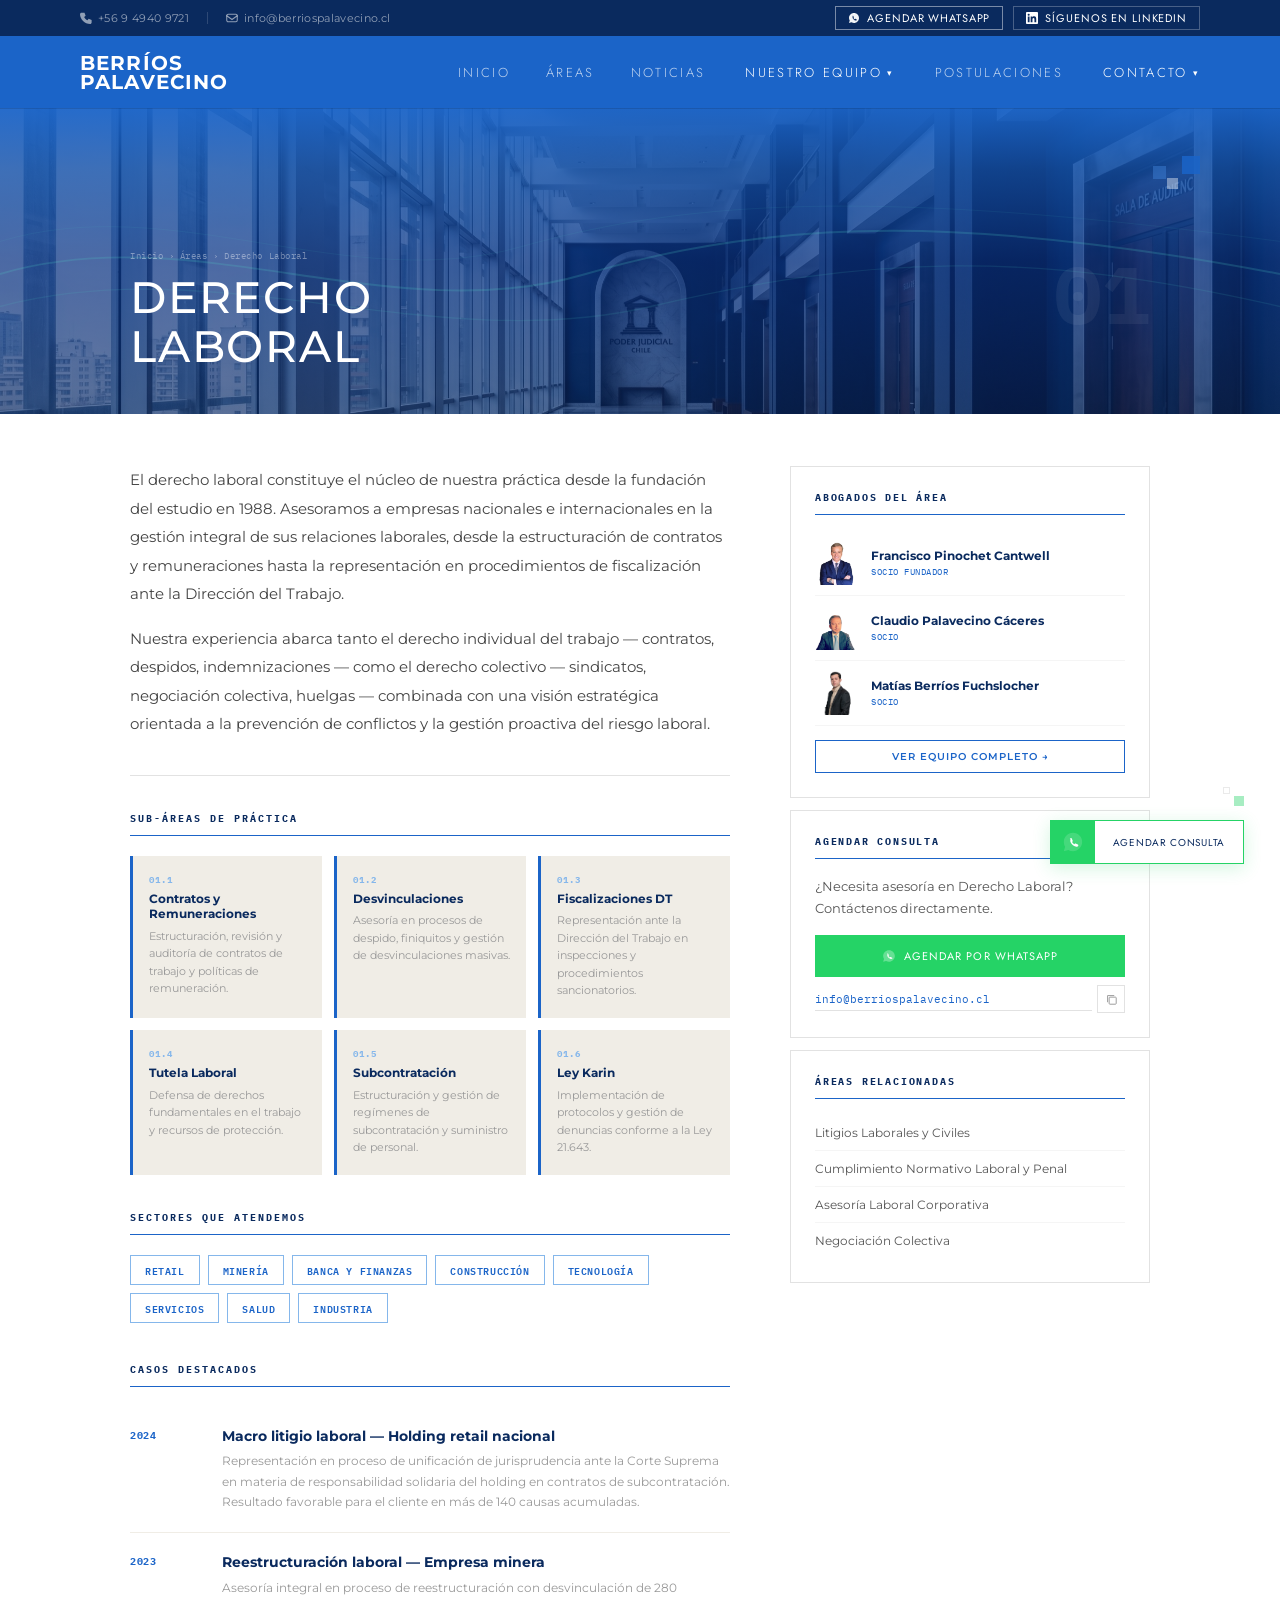
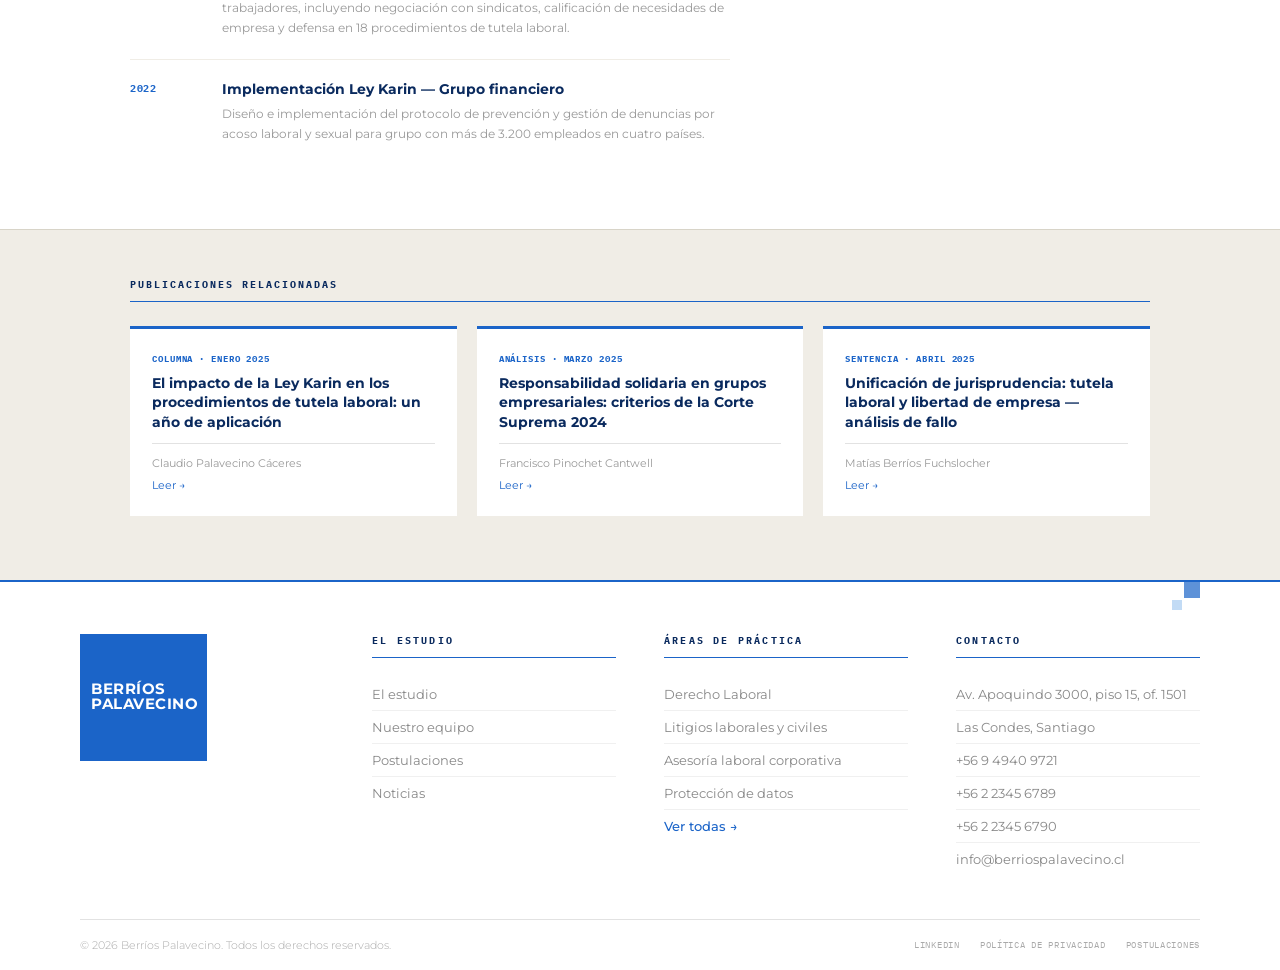
<file: BPP_Area_Detalle.html>
<!DOCTYPE html>
<html lang="es">

<head>
  <meta charset="UTF-8">
  <meta name="viewport" content="width=device-width, initial-scale=1.0">
  <script src="assets/components.js"></script>
  <title>Derecho Laboral — BPP Abogados</title>
  <meta name="description"
    content="Asesoría legal especializada en derecho laboral: contratos, negociación colectiva, litigios y defensa ante la Dirección del Trabajo. Más de 35 años de experiencia en BPP Abogados.">
  <meta property="og:type" content="website">
  <meta property="og:title" content="Derecho Laboral — BPP Abogados">
  <meta property="og:description"
    content="Asesoría legal especializada en derecho laboral, negociación colectiva y litigios, con más de 35 años de experiencia.">
  <meta property="og:image" content="assets/area-img-01.jpg">
  <link rel="preconnect" href="https://fonts.googleapis.com">
  <link rel="preconnect" href="https://fonts.gstatic.com" crossorigin>
  <link
    href="https://fonts.googleapis.com/css2?family=Crimson+Pro:ital,wght@0,400;0,600;1,400&family=IBM+Plex+Mono:wght@400;600;700&family=Jost:wght@300;400;500&family=Montserrat:wght@400;500;700;800&display=swap"
    rel="stylesheet">
  <link rel="stylesheet" href="assets/styles.css">
  <style>
body {
      font-family: 'Montserrat', sans-serif;
      background: var(--gray-bg);
      color: var(--gray-dk);
      overflow-x: hidden;
      padding-top: 108px;
    }

.section-hero {
      height: 306px;
      background: var(--blue-xdk);
      position: relative;
      overflow: hidden;
      display: flex;
      align-items: flex-end;
    }

.sh-img {
      position: absolute;
      inset: 0;
      background-image: url('assets/area-img-01.jpg');
      background-size: cover;
      background-position: center;
    }

.sh-overlay {
      position: absolute;
      inset: 0;
      background: linear-gradient(180deg,
          rgba(27, 100, 200, .95) 0%,
          rgba(20, 80, 168, .82) 20%,
          rgba(10, 50, 130, .72) 50%,
          rgba(10, 40, 100, .62) 100%);
    }

.sh-wave {
      position: absolute;
      inset: 0;
      opacity: .2;
      pointer-events: none;
    }

.sh-sq1 {
      position: absolute;
      top: 48px;
      right: 80px;
      width: 18px;
      height: 18px;
      background: var(--blue);
      opacity: .85;
      z-index: 3;
    }

.sh-sq2 {
      position: absolute;
      top: 70px;
      right: 102px;
      width: 11px;
      height: 11px;
      background: rgba(255, 255, 255, .4);
      z-index: 3;
    }

.sh-sq3 {
      position: absolute;
      top: 58px;
      right: 114px;
      width: 13px;
      height: 13px;
      background: var(--blue-md);
      opacity: .5;
      z-index: 3;
    }

.sh-inner {
      position: relative;
      z-index: 4;
      width: 100%;
      max-width: 1180px;
      margin: 0 auto;
      padding: 0 80px 44px;
      display: flex;
      align-items: flex-end;
      justify-content: space-between;
      gap: 40px;
    }

.sh-left {}

.sh-breadcrumb {
      font-family: 'IBM Plex Mono', monospace;
      font-size: 9px;
      color: rgba(255, 255, 255, .4);
      letter-spacing: .06em;
      margin-bottom: 12px;
      display: block;
    }

.sh-breadcrumb a {
      color: rgba(255, 255, 255, .4);
      text-decoration: none;
      transition: color .2s;
    }

.sh-breadcrumb a:hover {
      color: rgba(255, 255, 255, .75);
    }

.sh-title {
      font-size: clamp(32px, 4vw, 44px);
      font-weight: 500;
      color: #fff;
      line-height: 1.1;
      text-transform: uppercase;
      letter-spacing: .04em;
    }

.sh-num {
      font-family: 'IBM Plex Mono', monospace;
      font-size: 80px;
      font-weight: 800;
      color: rgba(255, 255, 255, .06);
      line-height: 1;
      align-self: flex-end;
      padding-bottom: 36px;
      flex-shrink: 0;
    }

.main-section {
      background: #fff;
      padding: 0 0 0;
    }

.main-inner {
      max-width: 1180px;
      margin: 0 auto;
      padding: 0 80px;
      display: grid;
      grid-template-columns: 1fr 360px;
      gap: 60px;
      align-items: start;
    }

.col-main {
      padding: 52px 0 64px;
    }

.area-intro {
      padding-bottom: 36px;
      margin-bottom: 36px;
      border-bottom: .5px solid var(--gray-lt);
    }

.area-intro p {
      font-size: 15px;
      color: #444;
      line-height: 1.9;
      margin-bottom: 16px;
    }

.area-intro p:last-child {
      margin-bottom: 0;
    }

.block-title {
      font-family: 'IBM Plex Mono', monospace;
      font-size: 10px;
      font-weight: 700;
      color: var(--blue-xdk);
      letter-spacing: .2em;
      text-transform: uppercase;
      margin-bottom: 20px;
      padding-bottom: 10px;
      border-bottom: 1.5px solid var(--blue);
      display: block;
    }

.subareas-grid {
      display: grid;
      grid-template-columns: repeat(3, 1fr);
      gap: 12px;
      margin-bottom: 36px;
    }

.subarea-card {
      background: var(--area-bg);
      padding: 18px 16px;
      border-left: 3px solid var(--blue);
      transition: background .2s;
    }

.subarea-card:hover {
      background: #E8E4D9;
    }

.subarea-num {
      font-family: 'IBM Plex Mono', monospace;
      font-size: 9px;
      font-weight: 700;
      color: var(--blue-lt);
      letter-spacing: .1em;
      margin-bottom: 6px;
    }

.subarea-name {
      font-size: 12px;
      font-weight: 700;
      color: var(--blue-xdk);
      line-height: 1.3;
      margin-bottom: 6px;
    }

.subarea-desc {
      font-size: 11px;
      color: var(--gray-mid);
      line-height: 1.6;
    }

.sectores-wrap {
      margin-bottom: 40px;
    }

.sectores-tags {
      display: flex;
      flex-wrap: wrap;
      gap: 8px;
    }

.sector-tag {
      font-family: 'IBM Plex Mono', monospace;
      font-size: 10px;
      font-weight: 600;
      color: var(--blue);
      border: 1px solid var(--blue-lt);
      padding: 5px 14px;
      letter-spacing: .06em;
      text-transform: uppercase;
      transition: all .2s;
      cursor: default;
    }

.sector-tag:hover {
      background: var(--blue);
      color: #fff;
      border-color: var(--blue);
    }

.casos-list {
      display: flex;
      flex-direction: column;
      gap: 0;
    }

.caso-item {
      display: grid;
      grid-template-columns: 72px 1fr;
      gap: 20px;
      padding: 20px 0;
      border-bottom: .5px solid #F0EDE6;
    }

.caso-item:last-child {
      border-bottom: none;
    }

.caso-year {
      font-family: 'IBM Plex Mono', monospace;
      font-size: 10px;
      font-weight: 700;
      color: var(--blue);
      letter-spacing: .06em;
      padding-top: 2px;
    }

.caso-title {
      font-size: 14px;
      font-weight: 700;
      color: var(--blue-xdk);
      line-height: 1.3;
      margin-bottom: 6px;
    }

.caso-desc {
      font-size: 12px;
      color: var(--gray-mid);
      line-height: 1.7;
    }

.publicaciones-section {
      background: var(--area-bg);
      padding: 48px 0 64px;
      border-top: .5px solid #D8D4C8;
    }

.pub-inner {
      max-width: 1180px;
      margin: 0 auto;
      padding: 0 80px;
    }

.pub-grid {
      display: grid;
      grid-template-columns: repeat(3, 1fr);
      gap: 20px;
      margin-top: 24px;
    }

.pub-card {
      background: #fff;
      padding: 24px 22px;
      border-top: 3px solid var(--blue);
      transition: transform .2s, box-shadow .2s;
      text-decoration: none;
      display: flex;
      flex-direction: column;
    }

.pub-card:hover {
      transform: translateY(-4px);
      box-shadow: 0 8px 24px rgba(27, 100, 200, .1);
    }

.pub-meta {
      font-family: 'IBM Plex Mono', monospace;
      font-size: 9px;
      font-weight: 700;
      color: var(--blue);
      letter-spacing: .1em;
      text-transform: uppercase;
      margin-bottom: 10px;
    }

.pub-title {
      font-size: 14px;
      font-weight: 700;
      color: var(--blue-xdk);
      line-height: 1.4;
      margin-bottom: 10px;
      flex: 1;
    }

.pub-author {
      font-size: 11px;
      color: var(--gray-mid);
      margin-top: auto;
      padding-top: 12px;
      border-top: .5px solid var(--gray-lt);
    }

.pub-arrow {
      font-size: 11px;
      color: var(--blue);
      margin-top: 8px;
    }

.col-sidebar {
      padding: 52px 0 64px;
      position: sticky;
      top: 120px;
    }

.sidebar-block {
      padding: 24px;
      margin-bottom: 12px;
      background: #fff;
      border: .5px solid var(--gray-lt);
    }

.sidebar-block-title {
      font-family: 'IBM Plex Mono', monospace;
      font-size: 10px;
      font-weight: 700;
      color: var(--blue-xdk);
      letter-spacing: .18em;
      text-transform: uppercase;
      margin-bottom: 16px;
      padding-bottom: 10px;
      border-bottom: 1.5px solid var(--blue);
      display: block;
    }

.sidebar-lawyer {
      display: flex;
      align-items: center;
      gap: 12px;
      padding: 10px 0;
      border-bottom: .5px solid #F5F5F5;
      text-decoration: none;
      transition: background .2s;
    }

.sidebar-lawyer:last-of-type {
      border-bottom: none;
    }

.sidebar-lawyer-photo {
      width: 44px;
      height: 44px;
      flex-shrink: 0;
      overflow: hidden;
      background: linear-gradient(160deg, var(--blue-lt), var(--blue-md));
    }

.sidebar-lawyer-photo img {
      width: 100%;
      height: 100%;
      object-fit: cover;
      object-position: top;
      display: block;
    }

.sidebar-lawyer-name {
      font-size: 12px;
      font-weight: 700;
      color: var(--blue-xdk);
      line-height: 1.2;
    }

.sidebar-lawyer-role {
      font-family: 'IBM Plex Mono', monospace;
      font-size: 9px;
      color: var(--blue);
      letter-spacing: .06em;
      text-transform: uppercase;
      margin-top: 2px;
    }

.sidebar-cta-link {
      display: flex;
      align-items: center;
      justify-content: center;
      gap: 8px;
      margin-top: 14px;
      padding: 9px;
      border: 1.5px solid var(--blue);
      font-size: 10px;
      font-weight: 600;
      color: var(--blue);
      letter-spacing: .1em;
      text-transform: uppercase;
      text-decoration: none;
      transition: all .2s;
    }

.sidebar-cta-link:hover {
      background: var(--blue);
      color: #fff;
    }

.sidebar-contact-intro {
      font-size: 13px;
      color: #555;
      line-height: 1.7;
      margin-bottom: 16px;
    }

.sidebar-btn-wa {
      display: flex;
      align-items: center;
      justify-content: center;
      gap: 8px;
      height: 42px;
      background: var(--wa-green);
      color: #fff;
      font-family: 'Jost', sans-serif;
      font-size: 11px;
      font-weight: 400;
      letter-spacing: .1em;
      text-transform: uppercase;
      text-decoration: none;
      transition: background .2s;
      margin-bottom: 8px;
    }

.sidebar-btn-wa:hover {
      background: #1DA851;
    }

.sidebar-email-row {
      display: flex;
      align-items: center;
      gap: 5px;
    }

.sidebar-email {
      flex: 1;
      font-family: 'IBM Plex Mono', monospace;
      font-size: 11px;
      color: var(--blue);
      text-decoration: none;
      padding: 4px 0;
      border-bottom: 1px solid var(--gray-lt);
      transition: border-color .2s;
    }

.sidebar-email:hover {
      border-color: var(--blue);
    }

.sidebar-copy-btn {
      width: 28px;
      height: 28px;
      display: flex;
      align-items: center;
      justify-content: center;
      border: 1px solid var(--gray-lt);
      background: #fff;
      cursor: pointer;
      flex-shrink: 0;
      position: relative;
      transition: border-color .2s, background .2s;
    }

.sidebar-copy-btn:hover {
      border-color: var(--blue);
      background: var(--blue);
    }

.sidebar-copy-btn:hover svg rect,
    .sidebar-copy-btn:hover svg path {
      stroke: #fff !important;
    }

.sidebar-copy-btn .copy-check {
      position: absolute;
      inset: 0;
      display: flex;
      align-items: center;
      justify-content: center;
      background: var(--blue);
      color: #fff;
      font-size: 12px;
      opacity: 0;
      transition: opacity .2s;
    }

.sidebar-copy-btn.copied {
      border-color: var(--blue);
    }

.sidebar-copy-btn.copied .copy-check {
      opacity: 1;
    }

.sidebar-related-link {
      display: flex;
      align-items: center;
      justify-content: space-between;
      font-size: 12px;
      color: #555;
      text-decoration: none;
      padding: 10px 0;
      border-bottom: .5px solid #F5F5F5;
      transition: color .2s;
    }

.sidebar-related-link:last-child {
      border-bottom: none;
    }

.sidebar-related-link:hover {
      color: var(--blue);
    }

.sidebar-related-arrow {
      color: var(--blue);
      opacity: 0;
      transition: opacity .2s;
    }

.sidebar-related-link:hover .sidebar-related-arrow {
      opacity: 1;
    }

.anim-up {
      opacity: 0;
      transform: translateY(22px);
      transition: opacity .5s ease, transform .5s ease;
    }

.anim-up.is-visible {
      opacity: 1;
      transform: translateY(0);
    }

@media (max-width: 900px)  {
  .subareas-grid {
        grid-template-columns: repeat(2, 1fr);
      }
.pub-grid {
        grid-template-columns: repeat(2, 1fr);
      }
}

@media (max-width: 1179px)  {
  .sh-inner {
        padding-left: 32px;
        padding-right: 32px;
      }
.main-inner {
        padding: 0 32px;
        gap: 40px;
      }
.pub-inner {
        padding: 0 32px;
      }
.sh-num {
        font-size: 60px;
      }
}

@media (max-width: 767px)  {
  body {
        padding-top: 96px;
      }
.section-hero {
        height: auto;
        min-height: 240px;
      }
.sh-inner {
        flex-direction: column;
        align-items: flex-start;
        gap: 0;
        padding: 0 20px 28px;
      }
.sh-num {
        display: none;
      }
.sh-title {
        font-size: clamp(24px, 6vw, 36px);
      }
.main-inner {
        grid-template-columns: 1fr;
        padding: 0 20px;
        gap: 0;
      }
.col-sidebar {
        position: static;
        padding-top: 0;
        border-top: .5px solid var(--gray-lt);
      }
.subareas-grid {
        grid-template-columns: 1fr 1fr;
      }
.pub-grid {
        grid-template-columns: 1fr;
      }
.pub-inner {
        padding: 0 20px;
      }
}
  </style>
</head>

<body>

  <!-- TOPBAR -->
  <bpp-topbar></bpp-topbar>

  <!-- NAV -->
  <bpp-nav></bpp-nav>

  <!-- HERO -->
  <section class="section-hero">
    <div class="sh-img"></div>
    <div class="sh-overlay"></div>
    <svg class="sh-wave" viewBox="0 0 1180 306" preserveAspectRatio="none" xmlns="http://www.w3.org/2000/svg">
      <path d="M0,153 C180,100 360,206 540,153 S900,100 1180,153" stroke="#4ECDC4" stroke-width="1.8" fill="none" />
      <path d="M0,183 C200,130 400,230 600,183 S950,130 1180,183" stroke="#4ECDC4" stroke-width="1.2" fill="none"
        opacity=".6" />
      <path d="M0,123 C160,75 320,173 480,128 S820,75 1180,123" stroke="#4ECDC4" stroke-width=".9" fill="none"
        opacity=".4" />
    </svg>
    <div class="sh-sq1"></div>
    <div class="sh-sq2"></div>
    <div class="sh-sq3"></div>
    <div class="sh-inner">
      <div class="sh-left">
        <span class="sh-breadcrumb">
          <a href="./index.html">Inicio</a> ›
          <a href="./BPP_Areas.html">Áreas</a> ›
          Derecho Laboral
        </span>
        <h1 class="sh-title">Derecho<br>Laboral</h1>
      </div>
      <div class="sh-num">01</div>
    </div>
  </section>

  <!-- CUERPO PRINCIPAL -->
  <section class="main-section">
    <div class="main-inner">

      <!-- COLUMNA IZQUIERDA -->
      <div class="col-main">

        <!-- Descripción -->
        <div class="area-intro anim-up">
          <p>El derecho laboral constituye el núcleo de nuestra práctica desde la fundación del estudio en 1988.
            Asesoramos a empresas nacionales e internacionales en la gestión integral de sus relaciones laborales, desde
            la estructuración de contratos y remuneraciones hasta la representación en procedimientos de fiscalización
            ante la Dirección del Trabajo.</p>
          <p>Nuestra experiencia abarca tanto el derecho individual del trabajo — contratos, despidos, indemnizaciones —
            como el derecho colectivo — sindicatos, negociación colectiva, huelgas — combinada con una visión
            estratégica orientada a la prevención de conflictos y la gestión proactiva del riesgo laboral.</p>
        </div>

        <!-- Sub-áreas -->
        <span class="block-title anim-up">Sub-áreas de práctica</span>
        <div class="subareas-grid">
          <div class="subarea-card anim-up">
            <div class="subarea-num">01.1</div>
            <div class="subarea-name">Contratos y Remuneraciones</div>
            <div class="subarea-desc">Estructuración, revisión y auditoría de contratos de trabajo y políticas de
              remuneración.</div>
          </div>
          <div class="subarea-card anim-up">
            <div class="subarea-num">01.2</div>
            <div class="subarea-name">Desvinculaciones</div>
            <div class="subarea-desc">Asesoría en procesos de despido, finiquitos y gestión de desvinculaciones masivas.
            </div>
          </div>
          <div class="subarea-card anim-up">
            <div class="subarea-num">01.3</div>
            <div class="subarea-name">Fiscalizaciones DT</div>
            <div class="subarea-desc">Representación ante la Dirección del Trabajo en inspecciones y procedimientos
              sancionatorios.</div>
          </div>
          <div class="subarea-card anim-up">
            <div class="subarea-num">01.4</div>
            <div class="subarea-name">Tutela Laboral</div>
            <div class="subarea-desc">Defensa de derechos fundamentales en el trabajo y recursos de protección.</div>
          </div>
          <div class="subarea-card anim-up">
            <div class="subarea-num">01.5</div>
            <div class="subarea-name">Subcontratación</div>
            <div class="subarea-desc">Estructuración y gestión de regímenes de subcontratación y suministro de personal.
            </div>
          </div>
          <div class="subarea-card anim-up">
            <div class="subarea-num">01.6</div>
            <div class="subarea-name">Ley Karin</div>
            <div class="subarea-desc">Implementación de protocolos y gestión de denuncias conforme a la Ley 21.643.
            </div>
          </div>
        </div>

        <!-- Sectores -->
        <div class="sectores-wrap anim-up">
          <span class="block-title">Sectores que atendemos</span>
          <div class="sectores-tags">
            <span class="sector-tag">Retail</span>
            <span class="sector-tag">Minería</span>
            <span class="sector-tag">Banca y Finanzas</span>
            <span class="sector-tag">Construcción</span>
            <span class="sector-tag">Tecnología</span>
            <span class="sector-tag">Servicios</span>
            <span class="sector-tag">Salud</span>
            <span class="sector-tag">Industria</span>
          </div>
        </div>

        <!-- Casos destacados -->
        <span class="block-title anim-up">Casos destacados</span>
        <div class="casos-list">
          <div class="caso-item anim-up">
            <div class="caso-year">2024</div>
            <div>
              <div class="caso-title">Macro litigio laboral — Holding retail nacional</div>
              <div class="caso-desc">Representación en proceso de unificación de jurisprudencia ante la Corte Suprema en
                materia de responsabilidad solidaria del holding en contratos de subcontratación. Resultado favorable
                para el cliente en más de 140 causas acumuladas.</div>
            </div>
          </div>
          <div class="caso-item anim-up">
            <div class="caso-year">2023</div>
            <div>
              <div class="caso-title">Reestructuración laboral — Empresa minera</div>
              <div class="caso-desc">Asesoría integral en proceso de reestructuración con desvinculación de 280
                trabajadores, incluyendo negociación con sindicatos, calificación de necesidades de empresa y defensa en
                18 procedimientos de tutela laboral.</div>
            </div>
          </div>
          <div class="caso-item anim-up">
            <div class="caso-year">2022</div>
            <div>
              <div class="caso-title">Implementación Ley Karin — Grupo financiero</div>
              <div class="caso-desc">Diseño e implementación del protocolo de prevención y gestión de denuncias por
                acoso laboral y sexual para grupo con más de 3.200 empleados en cuatro países.</div>
            </div>
          </div>
        </div>

      </div>

      <!-- COLUMNA DERECHA — SIDEBAR -->
      <div class="col-sidebar">

        <!-- Abogados -->
        <div class="sidebar-block anim-up">
          <span class="sidebar-block-title">Abogados del área</span>

          <a href="./BPP_Asociado_Detalle.html" class="sidebar-lawyer">
            <div class="sidebar-lawyer-photo">
              <img src="assets/francisco.webp" alt="Francisco Pinochet" loading="lazy" onerror="this.style.display='none'">
            </div>
            <div>
              <div class="sidebar-lawyer-name">Francisco Pinochet Cantwell</div>
              <div class="sidebar-lawyer-role">Socio Fundador</div>
            </div>
          </a>

          <a href="./BPP_Asociado_Detalle.html" class="sidebar-lawyer">
            <div class="sidebar-lawyer-photo">
              <img src="assets/claudio.webp" alt="Claudio Palavecino" loading="lazy" onerror="this.style.display='none'">
            </div>
            <div>
              <div class="sidebar-lawyer-name">Claudio Palavecino Cáceres</div>
              <div class="sidebar-lawyer-role">Socio</div>
            </div>
          </a>

          <a href="./BPP_Asociado_Detalle.html" class="sidebar-lawyer">
            <div class="sidebar-lawyer-photo">
              <img src="assets/matias.webp" alt="Matías Berríos" loading="lazy" onerror="this.style.display='none'">
            </div>
            <div>
              <div class="sidebar-lawyer-name">Matías Berríos Fuchslocher</div>
              <div class="sidebar-lawyer-role">Socio</div>
            </div>
          </a>

          <a href="./BPP_Equipo.html" class="sidebar-cta-link">
            Ver equipo completo →
          </a>
        </div>

        <!-- Contacto -->
        <div class="sidebar-block anim-up">
          <span class="sidebar-block-title">Agendar consulta</span>
          <p class="sidebar-contact-intro">¿Necesita asesoría en Derecho Laboral? Contáctenos directamente.</p>
          <a href="https://wa.me/56949409721" class="sidebar-btn-wa" target="_blank" rel="noopener">
            <svg width="14" height="14" viewBox="0 0 24 24" fill="none">
              <path
                d="M12 2C6.477 2 2 6.477 2 12c0 1.89.52 3.66 1.427 5.18L2 22l4.957-1.396A9.96 9.96 0 0012 22c5.523 0 10-4.477 10-10S17.523 2 12 2z"
                fill="rgba(255,255,255,.3)" />
              <path
                d="M8.5 8.5c.2-.5.7-.9 1.2-.9.4 0 .7.1.9.5l1.1 2.4c.1.3 0 .7-.2.9l-.5.6c.5 1 1.4 1.9 2.4 2.4l.6-.5c.2-.2.6-.3.9-.2l2.4 1.1c.4.2.5.5.5.9 0 .5-.4 1-.9 1.2-2.5 1-6.5-2-7.5-4.5-.5-1.3-.5-2.9.1-3.9z"
                fill="white" />
            </svg>
            Agendar por WhatsApp
          </a>
          <div class="sidebar-email-row">
            <a href="mailto:info@berriospalavecino.cl" class="sidebar-email">info@berriospalavecino.cl</a>
            <button class="sidebar-copy-btn" onclick="copyEmail(this,'info@berriospalavecino.cl')"
              title="Copiar correo">
              <svg width="11" height="11" viewBox="0 0 14 14" fill="none">
                <rect x="4" y="4" width="9" height="9" rx="1" stroke="#999" stroke-width="1.2" />
                <path d="M2 10V2h8" stroke="#999" stroke-width="1.2" stroke-linecap="round" />
              </svg>
              <span class="copy-check">✓</span>
            </button>
          </div>
        </div>

        <!-- Áreas relacionadas -->
        <div class="sidebar-block anim-up">
          <span class="sidebar-block-title">Áreas relacionadas</span>
          <a href="./BPP_Area_Detalle.html" class="sidebar-related-link">
            Litigios Laborales y Civiles
            <span class="sidebar-related-arrow">→</span>
          </a>
          <a href="./BPP_Area_Detalle.html" class="sidebar-related-link">
            Cumplimiento Normativo Laboral y Penal
            <span class="sidebar-related-arrow">→</span>
          </a>
          <a href="./BPP_Area_Detalle.html" class="sidebar-related-link">
            Asesoría Laboral Corporativa
            <span class="sidebar-related-arrow">→</span>
          </a>
          <a href="./BPP_Area_Detalle.html" class="sidebar-related-link">
            Negociación Colectiva
            <span class="sidebar-related-arrow">→</span>
          </a>
        </div>

      </div>
    </div>
  </section>

  <!-- PUBLICACIONES VINCULADAS -->
  <section class="publicaciones-section">
    <div class="pub-inner">
      <span class="block-title anim-up">Publicaciones relacionadas</span>
      <div class="pub-grid">

        <a href="./BPP_Noticias.html" class="pub-card anim-up">
          <div class="pub-meta">Columna · Enero 2025</div>
          <div class="pub-title">El impacto de la Ley Karin en los procedimientos de tutela laboral: un año de
            aplicación</div>
          <div class="pub-author">Claudio Palavecino Cáceres</div>
          <div class="pub-arrow">Leer →</div>
        </a>

        <a href="./BPP_Noticias.html" class="pub-card anim-up">
          <div class="pub-meta">Análisis · Marzo 2025</div>
          <div class="pub-title">Responsabilidad solidaria en grupos empresariales: criterios de la Corte Suprema 2024
          </div>
          <div class="pub-author">Francisco Pinochet Cantwell</div>
          <div class="pub-arrow">Leer →</div>
        </a>

        <a href="./BPP_Noticias.html" class="pub-card anim-up">
          <div class="pub-meta">Sentencia · Abril 2025</div>
          <div class="pub-title">Unificación de jurisprudencia: tutela laboral y libertad de empresa — análisis de fallo
          </div>
          <div class="pub-author">Matías Berríos Fuchslocher</div>
          <div class="pub-arrow">Leer →</div>
        </a>

      </div>
    </div>
  </section>

  <!-- FOOTER -->
  <bpp-footer></bpp-footer>

  <!-- FAB WHATSAPP -->
  <bpp-fab></bpp-fab>

  <script>
    /* ── COPIAR EMAIL ── */
    function copyEmail(btn, email) {
      navigator.clipboard.writeText(email).then(() => {
        btn.classList.add('copied');
        setTimeout(() => btn.classList.remove('copied'), 2000);
      }).catch(() => {
        const ta = document.createElement('textarea');
        ta.value = email; ta.style.position = 'fixed'; ta.style.opacity = '0';
        document.body.appendChild(ta); ta.select(); document.execCommand('copy');
        document.body.removeChild(ta);
        btn.classList.add('copied');
        setTimeout(() => btn.classList.remove('copied'), 2000);
      });
    }

    /* ── ANIMACIONES — fade-in + translateY escalonado ── */
    (function () {
      const els = document.querySelectorAll('.anim-up');
      const obs = new IntersectionObserver((entries) => {
        entries.forEach(entry => {
          if (entry.isIntersecting) {
            entry.target.classList.add('is-visible');
            obs.unobserve(entry.target);
          }
        });
      }, { threshold: 0.1 });
      els.forEach((el, i) => {
        el.style.transitionDelay = Math.min(i * 60, 480) + 'ms';
        obs.observe(el);
      });
    })();
  </script>
</body>

</html>
</file>
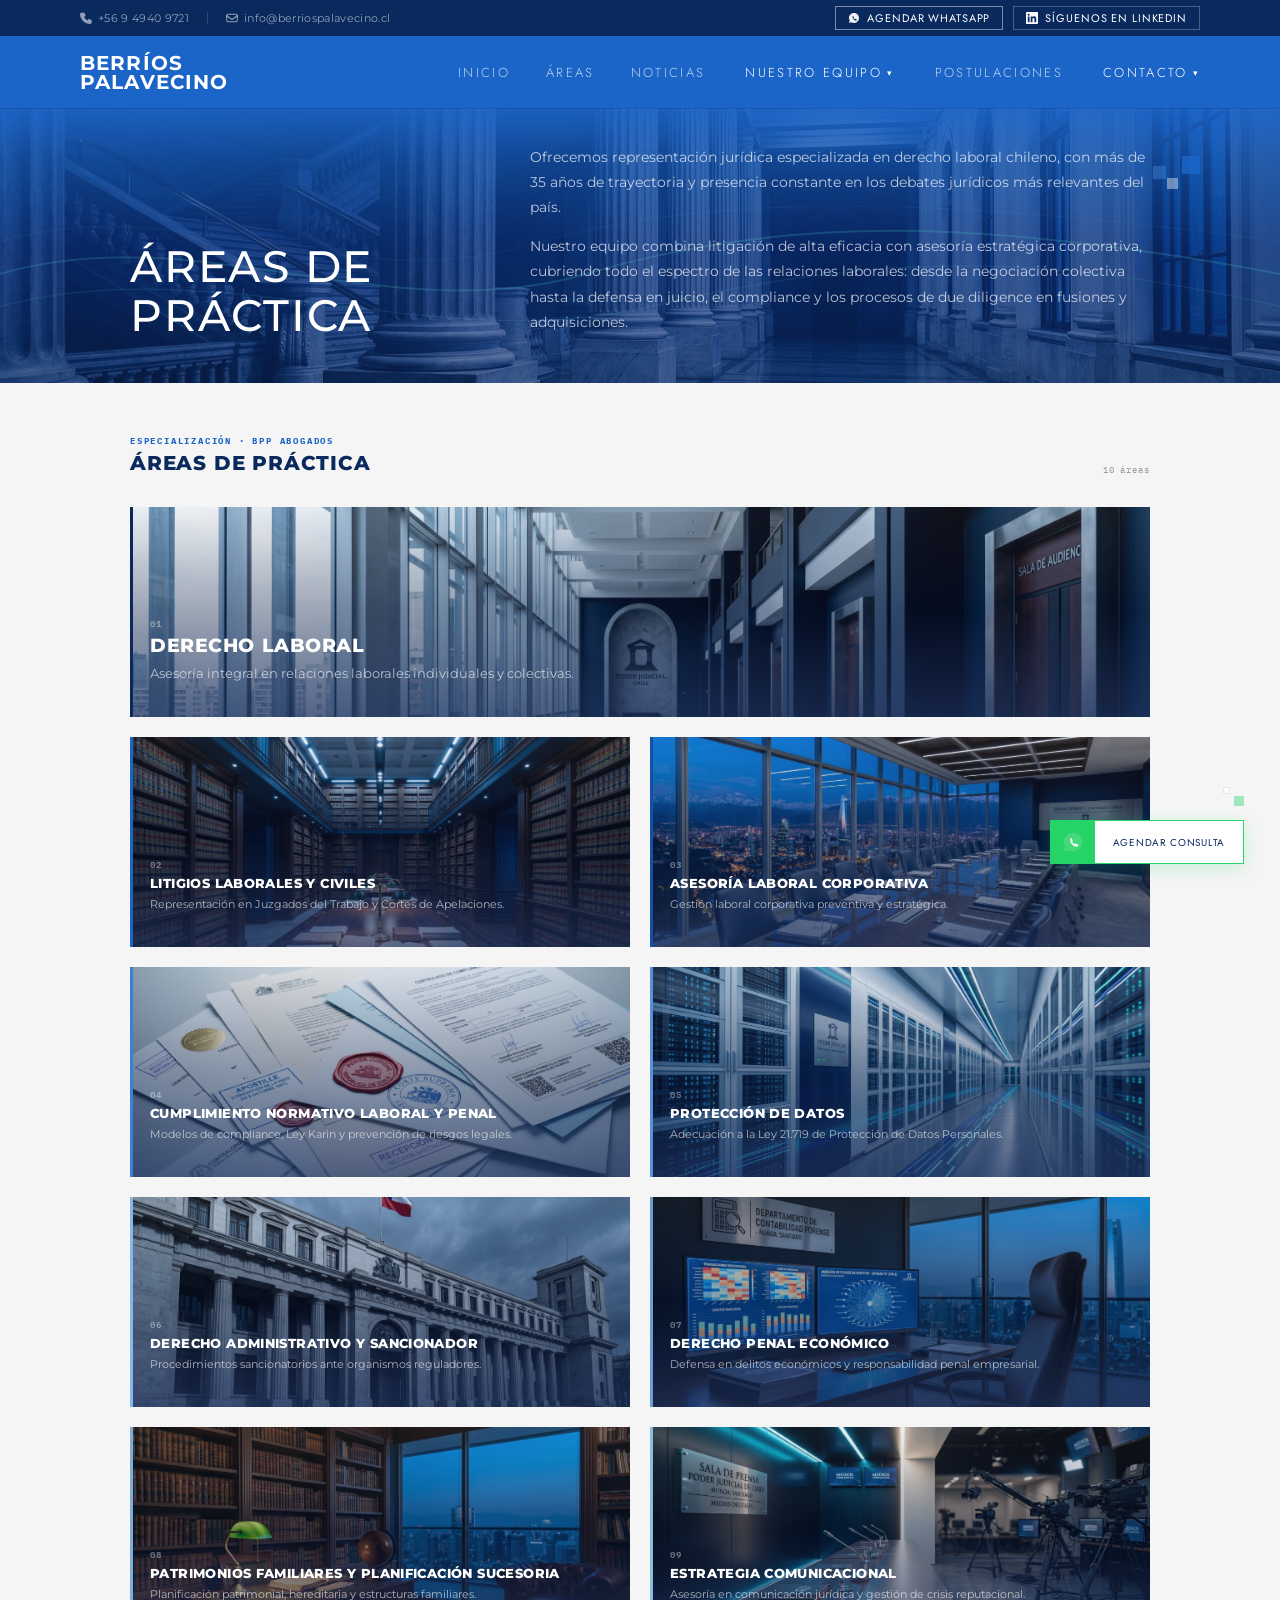
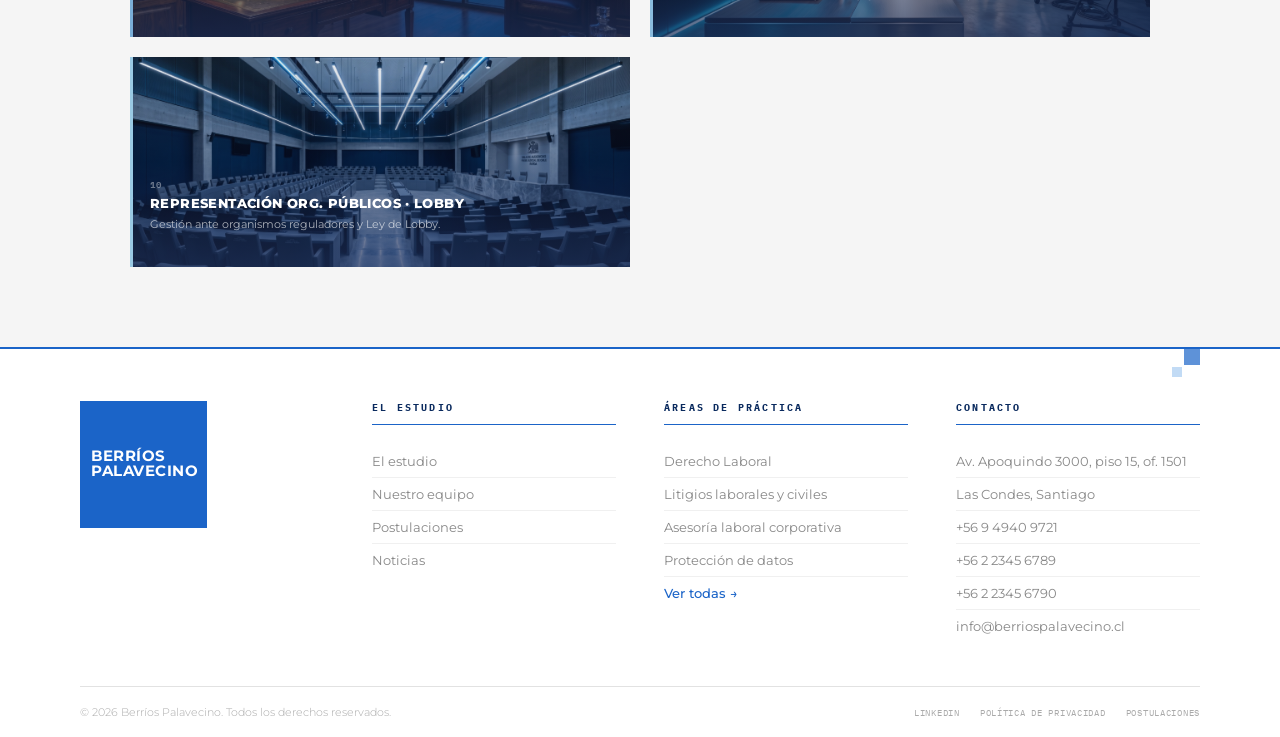
<file: BPP_Areas.html>
<!DOCTYPE html>
<html lang="es">

<head>
  <meta charset="UTF-8">
  <meta name="viewport" content="width=device-width, initial-scale=1.0">
  <script src="assets/components.js"></script>
  <title>Áreas de Práctica — BPP Abogados</title>
  <meta name="description"
    content="Derecho laboral, litigios, asesoría corporativa y compliance. Conoce las áreas de práctica de BPP Abogados, con más de 35 años de trayectoria en Chile.">
  <meta property="og:type" content="website">
  <meta property="og:title" content="Áreas de Práctica — BPP Abogados">
  <meta property="og:description"
    content="Derecho laboral, litigios, asesoría corporativa y compliance, con más de 35 años de trayectoria en Chile.">
  <meta property="og:image" content="assets/BPP_Areas_Hero.jpg">
  <link rel="preconnect" href="https://fonts.googleapis.com">
  <link rel="preconnect" href="https://fonts.gstatic.com" crossorigin>
  <link
    href="https://fonts.googleapis.com/css2?family=Crimson+Pro:ital,wght@0,400;0,600;1,400&family=IBM+Plex+Mono:wght@400;600;700&family=Jost:wght@300;400;500&family=Montserrat:wght@400;500;700;800&display=swap"
    rel="stylesheet">
  <link rel="stylesheet" href="assets/styles.css">
  <style>
    body {
      font-family: 'Montserrat', sans-serif;
      background: var(--gray-bg);
      color: var(--gray-dk);
      overflow-x: hidden;
      padding-top: 108px;
    }

    .section-hero {
      height: 275px;
      background: var(--blue-xdk);
      position: relative;
      overflow: hidden;
      display: flex;
      align-items: flex-end;
    }

    .sh-img {
      position: absolute;
      inset: 0;
      background-image: url('assets/BPP_Areas_Hero.jpg');
      background-size: cover;
      background-position: center;
    }

    .sh-overlay {
      position: absolute;
      inset: 0;
      background: linear-gradient(180deg,
          rgba(27, 100, 200, .95) 0%,
          rgba(20, 80, 168, .82) 20%,
          rgba(10, 50, 130, .72) 50%,
          rgba(10, 40, 100, .62) 100%);
    }

    .sh-wave {
      position: absolute;
      inset: 0;
      opacity: .2;
      pointer-events: none;
    }

    .sh-sq1 {
      position: absolute;
      top: 48px;
      right: 80px;
      width: 18px;
      height: 18px;
      background: var(--blue);
      opacity: .85;
      z-index: 3;
    }

    .sh-sq2 {
      position: absolute;
      top: 70px;
      right: 102px;
      width: 11px;
      height: 11px;
      background: rgba(255, 255, 255, .4);
      z-index: 3;
    }

    .sh-sq3 {
      position: absolute;
      top: 58px;
      right: 114px;
      width: 13px;
      height: 13px;
      background: var(--blue-md);
      opacity: .5;
      z-index: 3;
    }

    .sh-inner {
      position: relative;
      z-index: 4;
      width: 100%;
      max-width: 1180px;
      margin: 0 auto;
      padding: 0 80px 44px;
      display: flex;
      align-items: flex-end;
      gap: 80px;
    }

    .sh-left {
      flex: 0 0 320px;
    }

    .sh-title {
      font-size: clamp(32px, 4vw, 44px);
      font-weight: 500;
      color: #fff;
      line-height: 1.1;
      text-transform: uppercase;
      letter-spacing: .04em;
    }

    .sh-right {
      flex: 1;
      padding-bottom: 4px;
    }

    .sh-desc {
      font-size: 14px;
      color: rgba(255, 255, 255, .72);
      line-height: 1.8;
    }

    .sh-desc p {
      margin-bottom: 14px;
    }

    .sh-desc p:last-child {
      margin-bottom: 0;
    }

    .areas-section {
      background: var(--gray-bg);
      padding: 20px 0 0;
    }

    .areas-list {
      max-width: 1180px;
      margin: 0 auto;
      padding: 0 80px 64px;
    }

    .area-row {
      display: flex;
      align-items: stretch;
      border-bottom: .5px solid #C4C0B8;
      height: 168px;
      position: relative;
      overflow: hidden;
      transition: box-shadow .2s;
      margin-bottom: 16px;
    }

    .area-row:last-child {
      margin-bottom: 0;
    }

    .ar-light {
      background: #F0EDE6;
    }

    .ar-dark {
      background: var(--blue-xdk);
    }

    .ar-left {
      width: 38%;
      padding: 24px 36px;
      display: flex;
      flex-direction: column;
      justify-content: center;
      flex-shrink: 0;
      position: relative;
      z-index: 2;
    }

    .ar-num {
      font-family: 'IBM Plex Mono', monospace;
      font-size: 9px;
      font-weight: 700;
      letter-spacing: .2em;
      text-transform: uppercase;
      margin-bottom: 10px;
    }

    .ar-num-l {
      color: var(--blue-lt);
    }

    .ar-num-d {
      color: rgba(255, 255, 255, .28);
    }

    .ar-title {
      font-size: 17px;
      font-weight: 800;
      line-height: 1.15;
      text-transform: uppercase;
      letter-spacing: .03em;
      margin-bottom: 18px;
    }

    .ar-title-l {
      color: var(--blue-xdk);
    }

    .ar-title-d {
      color: #fff;
    }

    .ar-btn {
      display: inline-flex;
      align-items: center;
      height: 30px;
      border: 1.5px solid;
      width: fit-content;
      text-decoration: none;
      transition: background .2s;
    }

    .ar-btn-l {
      border-color: var(--blue);
    }

    .ar-btn-l:hover {
      background: var(--blue);
    }

    .ar-btn-l:hover .ar-btn-lbl {
      color: #fff;
    }

    .ar-btn-l:hover .ar-btn-sep {
      background: rgba(255, 255, 255, .4);
    }

    .ar-btn-l:hover .ar-btn-arr {
      color: #fff;
    }

    .ar-btn-d {
      border-color: rgba(255, 255, 255, .45);
    }

    .ar-btn-d:hover {
      background: rgba(255, 255, 255, .12);
    }

    .ar-btn-lbl {
      font-size: 9px;
      font-weight: 600;
      letter-spacing: .09em;
      text-transform: uppercase;
      padding: 0 12px;
      transition: color .2s;
    }

    .ar-btn-lbl-l {
      color: var(--blue-xdk);
    }

    .ar-btn-lbl-d {
      color: #fff;
    }

    .ar-btn-sep {
      width: 1.5px;
      height: 16px;
      transition: background .2s;
    }

    .ar-btn-sep-l {
      background: var(--blue);
    }

    .ar-btn-sep-d {
      background: rgba(255, 255, 255, .35);
    }

    .ar-btn-arr {
      font-size: 12px;
      padding: 0 10px;
      transition: color .2s;
    }

    .ar-btn-arr-l {
      color: var(--blue);
    }

    .ar-btn-arr-d {
      color: rgba(255, 255, 255, .65);
    }

    .ar-right {
      flex: 1;
      position: relative;
      overflow: hidden;
    }

    .ar-img {
      position: absolute;
      inset: 0;
      background-size: cover;
      background-position: center;
      transition: transform .4s ease;
    }

    .area-row:hover .ar-img {
      transform: scale(1.04);
    }

    .ar-img-ph {
      position: absolute;
      inset: 0;
      display: flex;
      align-items: center;
      justify-content: center;
    }

    .ar-ph-lbl {
      font-family: 'IBM Plex Mono', monospace;
      font-size: 9px;
      letter-spacing: .14em;
      text-transform: uppercase;
    }

    .ar-ph-lbl-l {
      color: rgba(0, 0, 0, .18);
    }

    .ar-ph-lbl-d {
      color: rgba(255, 255, 255, .18);
    }

    .ar-sq {
      position: absolute;
      pointer-events: none;
    }

    .ar-hover-overlay {
      position: absolute;
      inset: 0;
      background: rgba(13, 79, 160, 0);
      transition: background .3s ease;
    }

    .area-row:hover .ar-hover-overlay {
      background: rgba(13, 79, 160, .18);
    }

    .p2-section {
      background: #F5F5F5;
      padding: 52px 0 80px;
      display: none;
    }

    .p2-header {
      max-width: 1180px;
      margin: 0 auto;
      padding: 0 80px 32px;
      display: flex;
      justify-content: space-between;
      align-items: flex-end;
    }

    .p2-eyebrow {
      font-family: 'IBM Plex Mono', monospace;
      font-size: 9px;
      font-weight: 700;
      color: var(--blue);
      letter-spacing: .2em;
      text-transform: uppercase;
      margin-bottom: 6px;
      display: block;
    }

    .p2-title {
      font-size: 20px;
      font-weight: 800;
      color: var(--blue-xdk);
      text-transform: uppercase;
      letter-spacing: .04em;
    }

    .p2-grid {
      max-width: 1180px;
      margin: 0 auto;
      padding: 0 80px;
      display: grid;
      grid-template-columns: repeat(5, 1fr);
      gap: 20px;
    }

    .area-card {
      position: relative;
      overflow: hidden;
      cursor: pointer;
      text-decoration: none;
      display: flex;
      flex-direction: column;
      justify-content: flex-end;
      height: 280px;
      min-width: 0;
      background: var(--blue-xdk);
    }

    .area-card-img {
      position: absolute;
      inset: 0;
      background-size: cover;
      background-position: center;
      opacity: .28;
      transition: opacity .35s ease, transform .4s ease;
    }

    .area-card:hover .area-card-img {
      opacity: .18;
      transform: scale(1.05);
    }

    .area-card-overlay {
      position: absolute;
      inset: 0;
      background: linear-gradient(to top, rgba(10, 26, 62, .88) 0%, rgba(10, 26, 62, .2) 60%, transparent 100%);
      transition: background .3s;
    }

    .area-card:hover .area-card-overlay {
      background: rgba(27, 100, 200, .88);
    }

    .area-card-body {
      position: relative;
      z-index: 2;
      padding: 14px 16px;
      display: flex;
      flex-direction: column;
      justify-content: flex-end;
      height: 100%;
    }

    .area-card-num {
      font-family: 'IBM Plex Mono', monospace;
      font-size: 9px;
      font-weight: 700;
      color: rgba(255, 255, 255, .45);
      letter-spacing: .12em;
      margin-bottom: 5px;
    }

    .area-card-title {
      font-size: 11px;
      font-weight: 800;
      color: #fff;
      text-transform: uppercase;
      letter-spacing: .04em;
      line-height: 1.3;
      margin-bottom: 6px;
    }

    .area-card-desc {
      font-size: 9.5px;
      color: rgba(255, 255, 255, .7);
      line-height: 1.55;
      margin-bottom: 10px;
      opacity: 0;
      transform: translateY(6px);
      transition: opacity .3s ease, transform .3s ease;
    }

    .area-card-cta {
      font-family: 'IBM Plex Mono', monospace;
      font-size: 9px;
      font-weight: 600;
      color: #fff;
      letter-spacing: .1em;
      text-transform: uppercase;
      border: 1px solid rgba(255, 255, 255, .45);
      padding: 4px 10px;
      width: fit-content;
      opacity: 0;
      transform: translateY(6px);
      transition: opacity .3s ease .05s, transform .3s ease .05s;
    }

    .area-card:hover .area-card-desc,
    .area-card:hover .area-card-cta {
      opacity: 1;
      transform: translateY(0);
    }

    .p3-section {
      background: #F5F5F5;
      padding: 52px 0 80px;
    }

    .p3-header {
      max-width: 1180px;
      margin: 0 auto;
      padding: 0 80px 32px;
      display: flex;
      justify-content: space-between;
      align-items: flex-end;
    }

    .p3-eyebrow {
      font-family: 'IBM Plex Mono', monospace;
      font-size: 9px;
      font-weight: 700;
      color: var(--blue);
      letter-spacing: .2em;
      text-transform: uppercase;
      margin-bottom: 5px;
    }

    .p3-title {
      font-size: 20px;
      font-weight: 800;
      color: var(--blue-xdk);
      text-transform: uppercase;
      letter-spacing: .04em;
    }

    .p3-count {
      font-family: 'IBM Plex Mono', monospace;
      font-size: 9px;
      color: var(--gray-mid);
      letter-spacing: .1em;
    }

    .p3-grid {
      max-width: 1180px;
      margin: 0 auto;
      padding: 0 80px;
      display: grid;
      grid-template-columns: repeat(2, 1fr);
      gap: 20px;
    }

    .p3-card--featured {
      grid-column: 1 / -1;
      min-height: 340px;
    }

    .p3-card--featured .p3-name {
      font-size: 19px;
    }

    .p3-card--featured .p3-desc {
      font-size: 13px;
      max-width: 480px;
    }

    .p3-card {
      position: relative;
      overflow: hidden;
      cursor: pointer;
      text-decoration: none;
      display: flex;
      align-items: flex-end;
      min-height: 210px;
    }

    .p3-bg {
      position: absolute;
      inset: 0;
      background-size: cover;
      background-position: center;
      transition: transform .4s ease;
    }

    .p3-card:hover .p3-bg {
      transform: scale(1.05);
    }

    .p3-ov {
      position: absolute;
      inset: 0;
      background: linear-gradient(to top, rgb(30 49 93 / 72%) 0%, rgba(10, 26, 62, .38) 50%, rgb(128 140 165 / 12%) 100%);
      transition: background .3s;
    }

    .p3-card:hover .p3-ov {
      background: linear-gradient(to top, rgba(27, 100, 200, .8) 0%, rgba(27, 100, 200, .5) 50%, rgba(27, 100, 200, .25) 100%);
    }

    .p3-accent {
      position: absolute;
      left: 0;
      top: 0;
      bottom: 0;
      width: 3px;
      z-index: 2;
    }

    .p3-body {
      position: relative;
      z-index: 2;
      padding: 16px 20px;
      display: flex;
      flex-direction: column;
      gap: 5px;
      width: 100%;
    }

    .p3-num {
      font-family: 'IBM Plex Mono', monospace;
      font-size: 9px;
      font-weight: 700;
      color: rgba(255, 255, 255, .4);
      letter-spacing: .14em;
    }

    .p3-name {
      font-size: 13px;
      font-weight: 800;
      color: #fff;
      text-transform: uppercase;
      letter-spacing: .03em;
      line-height: 1.25;
    }

    .p3-desc {
      font-size: 10.5px;
      color: rgba(255, 255, 255, .65);
      line-height: 1.55;
    }

    .p3-cta {
      font-family: 'IBM Plex Mono', monospace;
      font-size: 9px;
      color: rgba(255, 255, 255, .5);
      letter-spacing: .08em;
      opacity: 0;
      transform: translateY(4px);
      transition: opacity .2s, transform .2s;
      margin-top: 2px;
    }

    .p3-card:hover .p3-cta {
      opacity: 1;
      transform: translateY(0);
    }

    .pa-01 {
      background: #0A2A5E;
    }

    .pa-02 {
      background: #1B64C8;
    }

    .pa-03 {
      background: #1450A8;
    }

    .pa-04 {
      background: #3D7FD4;
    }

    .pa-05 {
      background: #5A90DA;
    }

    .pa-06 {
      background: #85B7EB;
    }

    .pa-07 {
      background: #6B9CD4;
    }

    .pa-08 {
      background: #7AAED8;
    }

    .pa-09 {
      background: #8ABCDE;
    }

    .pa-10 {
      background: #9ACAE4;
    }

    @media (max-width: 1179px) {
      .sh-inner {
        padding: 0 32px 36px;
        gap: 48px;
      }

      .areas-list {
        padding: 0 32px 48px;
      }

      .p2-header,
      .p2-grid {
        padding-left: 32px;
        padding-right: 32px;
      }

      .p3-header,
      .p3-grid {
        padding-left: 32px;
        padding-right: 32px;
      }

      .prop-selector {
        padding-left: 32px;
        padding-right: 32px;
      }

      .area-row {
        height: auto;
        min-height: 140px;
      }
    }

    @media (max-width: 767px) {
      .section-hero {
        height: auto;
        min-height: 260px;
      }

      .sh-inner {
        flex-direction: column;
        gap: 16px;
        padding: 0 20px 28px;
      }

      .sh-left {
        flex: none;
      }

      .sh-title {
        font-size: clamp(26px, 6vw, 38px);
      }

      .areas-list {
        padding: 0 20px 40px;
      }

      .area-row {
        height: auto;
        min-height: 130px;
        flex-direction: column;
      }

      .ar-left {
        width: 100%;
        padding: 20px 20px 16px;
      }

      .ar-right {
        min-height: 100px;
      }

      .p2-header,
      .p2-grid {
        padding-left: 20px;
        padding-right: 20px;
      }

      .p2-grid {
        grid-template-columns: repeat(2, 1fr);
      }

      .p3-header,
      .p3-grid {
        padding-left: 20px;
        padding-right: 20px;
      }

      .p3-grid {
        grid-template-columns: 1fr;
      }

      .p3-card--featured {
        min-height: 210px;
      }

      .p3-card--featured .p3-name {
        font-size: 13px;
      }

      .p3-card--featured .p3-desc {
        font-size: 10.5px;
        max-width: none;
      }

      .prop-selector {
        padding-left: 20px;
        padding-right: 20px;
      }
    }
  </style>
</head>

<body>

  <!-- TOPBAR -->
  <bpp-topbar></bpp-topbar>

  <!-- NAV -->
  <bpp-nav></bpp-nav>

  <!-- HERO -->
  <section class="section-hero">
    <div class="sh-img"></div>
    <div class="sh-overlay"></div>
    <svg class="sh-wave" viewBox="0 0 1180 306" preserveAspectRatio="none" xmlns="http://www.w3.org/2000/svg">
      <path d="M0,153 C180,100 360,206 540,153 S900,100 1180,153" stroke="#4ECDC4" stroke-width="1.8" fill="none" />
      <path d="M0,183 C200,130 400,230 600,183 S950,130 1180,183" stroke="#4ECDC4" stroke-width="1.2" fill="none"
        opacity=".6" />
      <path d="M0,123 C160,75 320,173 480,128 S820,75 1180,123" stroke="#4ECDC4" stroke-width=".9" fill="none"
        opacity=".4" />
    </svg>
    <div class="sh-sq1"></div>
    <div class="sh-sq2"></div>
    <div class="sh-sq3"></div>
    <div class="sh-inner">
      <div class="sh-left">
        <h1 class="sh-title">Áreas de<br>Práctica</h1>
      </div>
      <div class="sh-right">
        <div class="sh-desc">
          <p>Ofrecemos representación jurídica especializada en derecho laboral chileno, con más de 35 años de
            trayectoria y presencia constante en los debates jurídicos más relevantes del país.</p>
          <p>Nuestro equipo combina litigación de alta eficacia con asesoría estratégica corporativa, cubriendo todo el
            espectro de las relaciones laborales: desde la negociación colectiva hasta la defensa en juicio, el
            compliance y los procesos de due diligence en fusiones y adquisiciones.</p>
        </div>
      </div>
    </div>
  </section>

  <!-- ÁREAS DE PRÁCTICA -->

  <!-- PROPUESTA 3: CARDS CON IMAGEN FULL-BLEED -->
  <section class="p3-section" id="prop-3">
    <div class="p3-header">
      <div>
        <div class="p3-eyebrow">Especialización · BPP Abogados</div>
        <div class="p3-title">Áreas de Práctica</div>
      </div>
      <div class="p3-count">10 áreas</div>
    </div>
    <div class="p3-grid">

      <a href="./BPP_Area_Detalle.html" class="p3-card p3-card--featured">
        <div class="p3-bg" style="background-image:url('assets/area-img-01.jpg');background-color:#0A2A5E;"></div>
        <div class="p3-ov"></div>
        <div class="p3-accent pa-01"></div>
        <div class="p3-body">
          <div class="p3-num">01</div>
          <div class="p3-name">Derecho Laboral</div>
          <div class="p3-desc">Asesoría integral en relaciones laborales individuales y colectivas.</div>
          <div class="p3-cta">Ver área →</div>
        </div>
      </a>

      <a href="./BPP_Area_Detalle.html" class="p3-card">
        <div class="p3-bg" style="background-image:url('assets/area-img-02.jpg');background-color:#1B64C8;"></div>
        <div class="p3-ov"></div>
        <div class="p3-accent pa-02"></div>
        <div class="p3-body">
          <div class="p3-num">02</div>
          <div class="p3-name">Litigios Laborales y Civiles</div>
          <div class="p3-desc">Representación en Juzgados del Trabajo y Cortes de Apelaciones.</div>
          <div class="p3-cta">Ver área →</div>
        </div>
      </a>

      <a href="./BPP_Area_Detalle.html" class="p3-card">
        <div class="p3-bg" style="background-image:url('assets/area-img-03.jpg');background-color:#1450A8;"></div>
        <div class="p3-ov"></div>
        <div class="p3-accent pa-03"></div>
        <div class="p3-body">
          <div class="p3-num">03</div>
          <div class="p3-name">Asesoría Laboral Corporativa</div>
          <div class="p3-desc">Gestión laboral corporativa preventiva y estratégica.</div>
          <div class="p3-cta">Ver área →</div>
        </div>
      </a>

      <a href="./BPP_Area_Detalle.html" class="p3-card">
        <div class="p3-bg" style="background-image:url('assets/area-img-04.jpg');background-color:#3D7FD4;"></div>
        <div class="p3-ov"></div>
        <div class="p3-accent pa-04"></div>
        <div class="p3-body">
          <div class="p3-num">04</div>
          <div class="p3-name">Cumplimiento Normativo Laboral y Penal</div>
          <div class="p3-desc">Modelos de compliance, Ley Karin y prevención de riesgos legales.</div>
          <div class="p3-cta">Ver área →</div>
        </div>
      </a>

      <a href="./BPP_Area_Detalle.html" class="p3-card">
        <div class="p3-bg" style="background-image:url('assets/area-img-05.jpg');background-color:#5A90DA;"></div>
        <div class="p3-ov"></div>
        <div class="p3-accent pa-05"></div>
        <div class="p3-body">
          <div class="p3-num">05</div>
          <div class="p3-name">Protección de Datos</div>
          <div class="p3-desc">Adecuación a la Ley 21.719 de Protección de Datos Personales.</div>
          <div class="p3-cta">Ver área →</div>
        </div>
      </a>

      <a href="./BPP_Area_Detalle.html" class="p3-card">
        <div class="p3-bg" style="background-image:url('assets/area-img-06.jpg');background-color:#85B7EB;"></div>
        <div class="p3-ov"></div>
        <div class="p3-accent pa-06"></div>
        <div class="p3-body">
          <div class="p3-num">06</div>
          <div class="p3-name">Derecho Administrativo y Sancionador</div>
          <div class="p3-desc">Procedimientos sancionatorios ante organismos reguladores.</div>
          <div class="p3-cta">Ver área →</div>
        </div>
      </a>

      <a href="./BPP_Area_Detalle.html" class="p3-card">
        <div class="p3-bg" style="background-image:url('assets/area-img-07.jpg');background-color:#6B9CD4;"></div>
        <div class="p3-ov"></div>
        <div class="p3-accent pa-07"></div>
        <div class="p3-body">
          <div class="p3-num">07</div>
          <div class="p3-name">Derecho Penal Económico</div>
          <div class="p3-desc">Defensa en delitos económicos y responsabilidad penal empresarial.</div>
          <div class="p3-cta">Ver área →</div>
        </div>
      </a>

      <a href="./BPP_Area_Detalle.html" class="p3-card">
        <div class="p3-bg" style="background-image:url('assets/area-img-08.jpg');background-color:#7AAED8;"></div>
        <div class="p3-ov"></div>
        <div class="p3-accent pa-08"></div>
        <div class="p3-body">
          <div class="p3-num">08</div>
          <div class="p3-name">Patrimonios Familiares y Planificación Sucesoria</div>
          <div class="p3-desc">Planificación patrimonial, hereditaria y estructuras familiares.</div>
          <div class="p3-cta">Ver área →</div>
        </div>
      </a>

      <a href="./BPP_Area_Detalle.html" class="p3-card">
        <div class="p3-bg" style="background-image:url('assets/area-img-09.jpg');background-color:#8ABCDE;"></div>
        <div class="p3-ov"></div>
        <div class="p3-accent pa-09"></div>
        <div class="p3-body">
          <div class="p3-num">09</div>
          <div class="p3-name">Estrategia Comunicacional</div>
          <div class="p3-desc">Asesoría en comunicación jurídica y gestión de crisis reputacional.</div>
          <div class="p3-cta">Ver área →</div>
        </div>
      </a>

      <a href="./BPP_Area_Detalle.html" class="p3-card">
        <div class="p3-bg" style="background-image:url('assets/area-img-10.jpg');background-color:#9ACAE4;"></div>
        <div class="p3-ov"></div>
        <div class="p3-accent pa-10"></div>
        <div class="p3-body">
          <div class="p3-num">10</div>
          <div class="p3-name">Representación Org. Públicos · Lobby</div>
          <div class="p3-desc">Gestión ante organismos reguladores y Ley de Lobby.</div>
          <div class="p3-cta">Ver área →</div>
        </div>
      </a>

    </div>
  </section>


  <!-- FOOTER -->
  <bpp-footer></bpp-footer>

  <!-- FAB WHATSAPP -->
  <bpp-fab></bpp-fab>

  <script>
  </script>

</body>

</html>
</file>
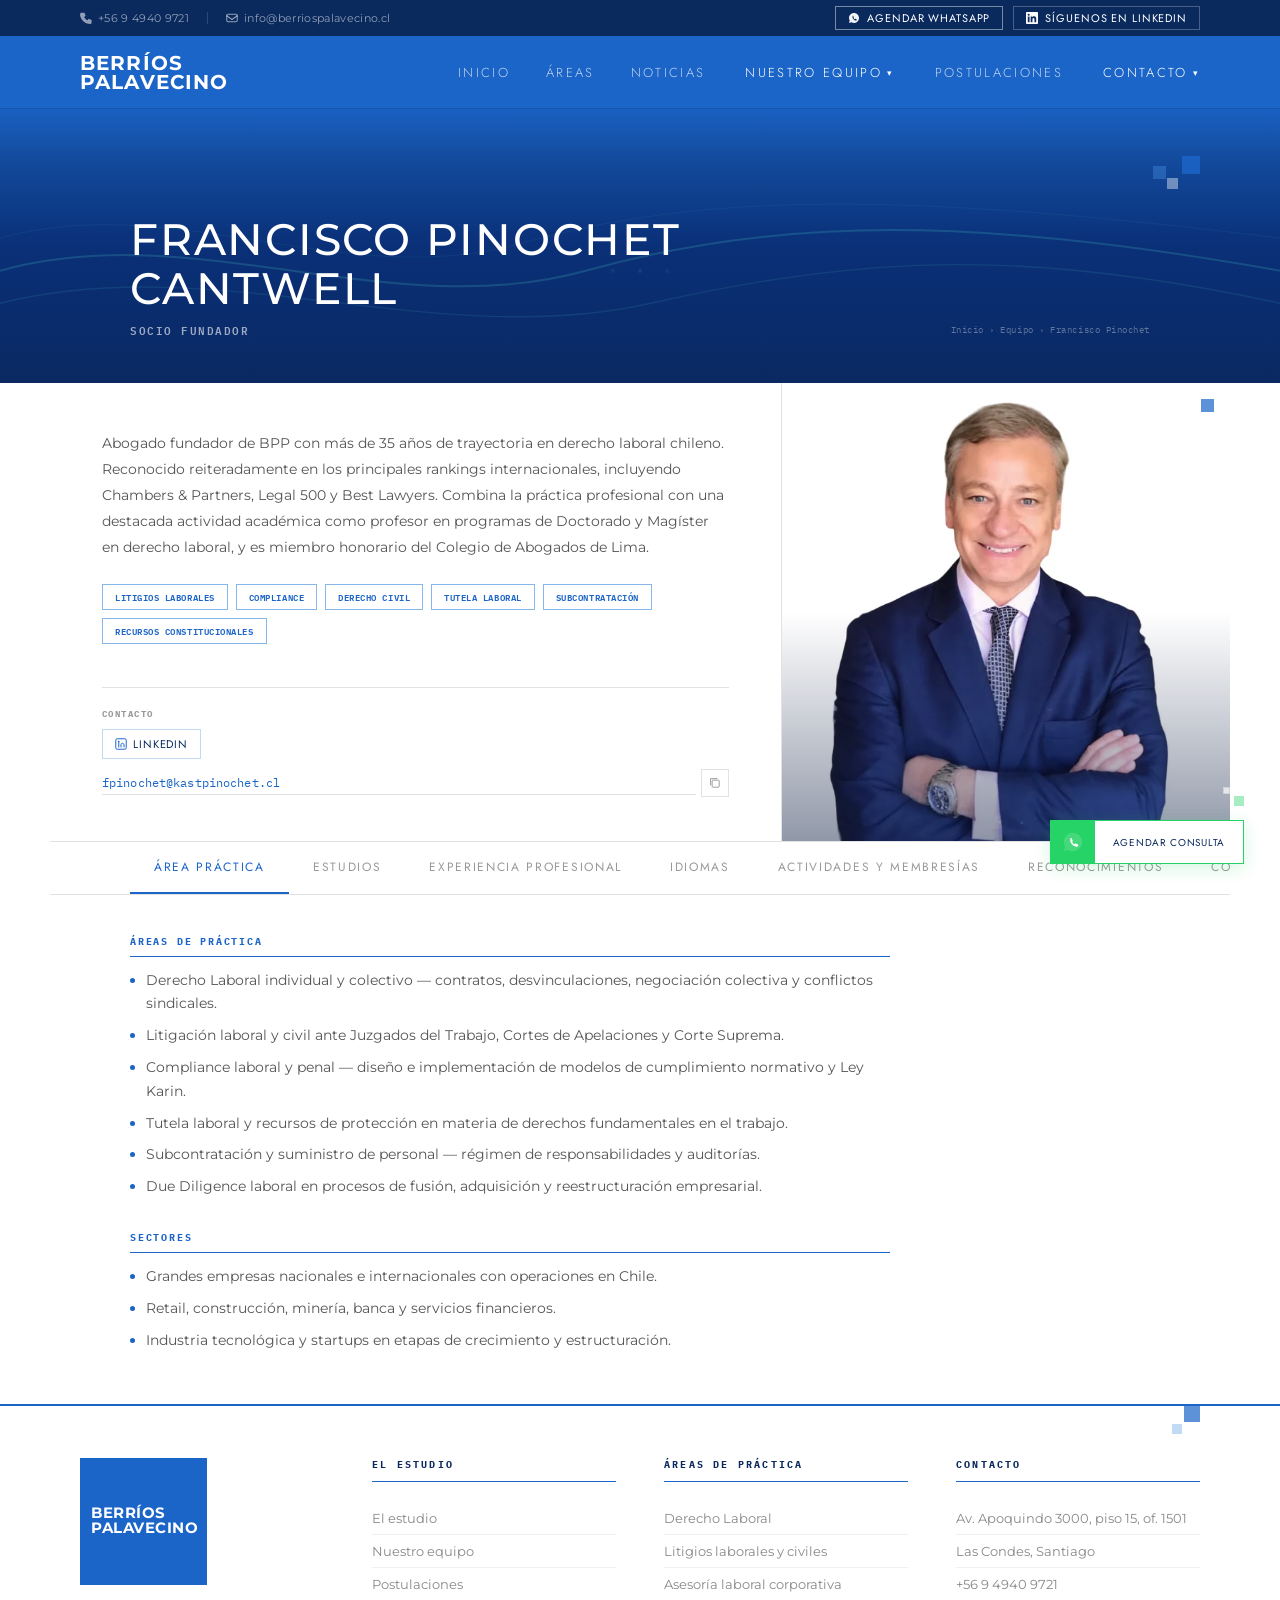
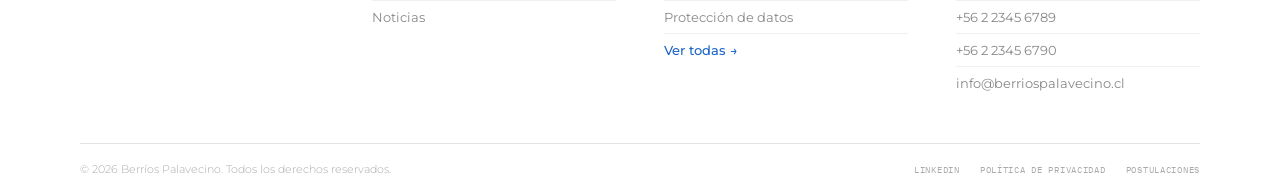
<file: BPP_Asociado_Detalle.html>
<!DOCTYPE html>
<html lang="es">

<head>
  <meta charset="UTF-8">
  <meta name="viewport" content="width=device-width, initial-scale=1.0">
  <script src="assets/components.js"></script>
  <title>Francisco Pinochet Cantwell — BPP Abogados</title>
  <meta name="description"
    content="Francisco Pinochet Cantwell, Socio Fundador de BPP Abogados. Más de 35 años de trayectoria en derecho laboral chileno, reconocido por Chambers & Partners y Legal 500.">
  <meta property="og:type" content="profile">
  <meta property="og:title" content="Francisco Pinochet Cantwell — BPP Abogados">
  <meta property="og:description"
    content="Socio Fundador de BPP Abogados. Más de 35 años de trayectoria en derecho laboral chileno.">
  <meta property="og:image" content="assets/francisco.webp">
  <link rel="preconnect" href="https://fonts.googleapis.com">
  <link rel="preconnect" href="https://fonts.gstatic.com" crossorigin>
  <link
    href="https://fonts.googleapis.com/css2?family=Crimson+Pro:ital,wght@0,400;0,600;1,400&family=IBM+Plex+Mono:wght@400;600;700&family=Jost:wght@300;400;500&family=Montserrat:wght@400;500;700;800&display=swap"
    rel="stylesheet">
  <link rel="stylesheet" href="assets/styles.css">
  <style>
body {
      font-family: 'Montserrat', sans-serif;
      background: var(--gray-bg);
      color: var(--gray-dk);
      overflow-x: hidden;
      padding-top: 108px;
    }

.section-hero {
      height: 275px;
      background: var(--blue-xdk);
      position: relative;
      overflow: hidden;
      display: flex;
      align-items: flex-end;
    }

.sh-overlay {
      position: absolute;
      inset: 0;
      background: linear-gradient(180deg,
          rgba(27, 100, 200, .95) 0%,
          rgba(20, 80, 168, .82) 20%,
          rgba(10, 50, 130, .72) 50%,
          rgba(10, 40, 100, .62) 100%);
    }

.sh-wave {
      position: absolute;
      inset: 0;
      opacity: .2;
      pointer-events: none;
    }

.sh-sq1 {
      position: absolute;
      top: 48px;
      right: 80px;
      width: 18px;
      height: 18px;
      background: var(--blue);
      opacity: .85;
      z-index: 3;
    }

.sh-sq2 {
      position: absolute;
      top: 70px;
      right: 102px;
      width: 11px;
      height: 11px;
      background: rgba(255, 255, 255, .4);
      z-index: 3;
    }

.sh-sq3 {
      position: absolute;
      top: 58px;
      right: 114px;
      width: 13px;
      height: 13px;
      background: var(--blue-md);
      opacity: .5;
      z-index: 3;
    }

.sh-inner {
      position: relative;
      z-index: 4;
      width: 100%;
      max-width: 1180px;
      margin: 0 auto;
      padding: 0 80px 44px;
      display: flex;
      align-items: flex-end;
      justify-content: space-between;
      gap: 40px;
    }

.sh-left {}

.sh-title {
      font-size: clamp(32px, 4vw, 44px);
      font-weight: 500;
      color: #fff;
      line-height: 1.1;
      text-transform: uppercase;
      letter-spacing: .04em;
      margin-bottom: 8px;
    }

.sh-role {
      font-family: 'IBM Plex Mono', monospace;
      font-size: 11px;
      font-weight: 600;
      color: rgba(255, 255, 255, .6);
      letter-spacing: .14em;
      text-transform: uppercase;
    }

.sh-breadcrumb {
      font-family: 'IBM Plex Mono', monospace;
      font-size: 9px;
      color: rgba(255, 255, 255, .35);
      letter-spacing: .06em;
      align-self: flex-end;
      padding-bottom: 4px;
      white-space: nowrap;
      flex-shrink: 0;
    }

.sh-breadcrumb a {
      color: rgba(255, 255, 255, .35);
      text-decoration: none;
      transition: color .2s;
    }

.sh-breadcrumb a:hover {
      color: rgba(255, 255, 255, .75);
    }

.ficha-section {
      background: #fff;
    }

.ficha-inner {
      max-width: 1180px;
      margin: 0 auto;
      display: grid;
      grid-template-columns: 1fr 38%;
    }

.ficha-foto {
      position: relative;
      min-height: 420px;
      overflow: hidden;
      order: 2;
      background: linear-gradient(160deg, #B5D4F4 0%, #85B7EB 100%);
    }

.ficha-foto img {
      width: 100%;
      height: 100%;
      object-fit: cover;
      object-position: top;
      display: block;
    }

.ficha-foto-ph {
      width: 100%;
      min-height: 420px;
      display: flex;
      align-items: center;
      justify-content: center;
      background: linear-gradient(160deg, #B5D4F4 0%, #85B7EB 100%);
    }

.ficha-foto-ph span {
      font-family: 'IBM Plex Mono', monospace;
      font-size: 10px;
      color: rgba(255, 255, 255, .5);
      letter-spacing: .14em;
      text-transform: uppercase;
    }

.foto-overlay {
      position: absolute;
      inset: 0;
      background: linear-gradient(to top, rgba(10, 26, 62, .45) 0%, transparent 50%);
      pointer-events: none;
    }

.foto-sq1 {
      position: absolute;
      top: 16px;
      right: 16px;
      width: 13px;
      height: 13px;
      background: var(--blue);
      opacity: .7;
    }

.foto-sq2 {
      position: absolute;
      top: 30px;
      right: 30px;
      width: 9px;
      height: 9px;
      background: rgba(255, 255, 255, .3);
    }

.ficha-datos {
      padding: 44px 52px;
      display: flex;
      flex-direction: column;
      justify-content: space-between;
      order: 1;
      border-right: .5px solid var(--gray-lt);
    }

.datos-eyebrow {
      font-family: 'IBM Plex Mono', monospace;
      font-size: 10px;
      font-weight: 700;
      color: var(--blue);
      letter-spacing: .2em;
      text-transform: uppercase;
      margin-bottom: 14px;
      display: block;
    }

.datos-nombre {
      font-size: clamp(22px, 2.5vw, 32px);
      font-weight: 800;
      color: var(--blue-xdk);
      text-transform: uppercase;
      letter-spacing: .02em;
      line-height: 1.1;
      margin-bottom: 10px;
    }

.datos-rol {
      font-family: 'IBM Plex Mono', monospace;
      font-size: 11px;
      font-weight: 600;
      color: var(--blue);
      letter-spacing: .1em;
      text-transform: uppercase;
      margin-bottom: 24px;
      padding-bottom: 20px;
      border-bottom: .5px solid var(--gray-lt);
    }

.datos-bio {
      font-size: 14px;
      color: #555;
      line-height: 1.85;
      margin-bottom: 24px;
    }

.ficha-datos>div>.datos-bio:first-child {
      padding-top: 4px;
    }

.datos-tags {
      display: flex;
      flex-wrap: wrap;
      gap: 8px;
      margin-bottom: 28px;
    }

.dtag {
      font-family: 'IBM Plex Mono', monospace;
      font-size: 9px;
      font-weight: 600;
      color: var(--blue);
      border: 1px solid var(--blue-lt);
      padding: 4px 12px;
      letter-spacing: .06em;
      text-transform: uppercase;
      transition: all .2s;
      cursor: default;
    }

.dtag:hover {
      background: var(--blue);
      color: #fff;
      border-color: var(--blue);
    }

.datos-contact {
      padding-top: 20px;
      border-top: .5px solid var(--gray-lt);
    }

.contact-label {
      font-family: 'IBM Plex Mono', monospace;
      font-size: 9px;
      font-weight: 700;
      color: var(--gray-mid);
      letter-spacing: .16em;
      text-transform: uppercase;
      margin-bottom: 10px;
      display: block;
    }

.contact-btn-li {
      display: inline-flex;
      align-items: center;
      gap: 6px;
      padding: 6px 12px;
      margin-bottom: 10px;
      font-family: 'Jost', sans-serif;
      font-size: 11px;
      font-weight: 400;
      letter-spacing: .08em;
      text-transform: uppercase;
      text-decoration: none;
      border: 1px solid rgba(27, 100, 200, .25);
      background: #fff;
      color: var(--blue-xdk);
      transition: all .2s;
    }

.contact-btn-li:hover {
      border-color: var(--blue);
      background: var(--blue);
      color: #fff;
    }

.contact-btn-li:hover svg rect,
    .contact-btn-li:hover svg circle,
    .contact-btn-li:hover svg path {
      stroke: #fff !important;
      fill: #fff !important;
    }

.card-email-row {
      display: flex;
      align-items: center;
      gap: 5px;
    }

.card-email {
      flex: 1;
      font-family: 'IBM Plex Mono', monospace;
      font-size: 12px;
      font-weight: 400;
      color: var(--blue);
      text-decoration: none;
      letter-spacing: .01em;
      padding: 4px 0;
      border-bottom: 1px solid var(--gray-lt);
      transition: border-color .2s, color .2s;
    }

.card-email:hover {
      border-color: var(--blue);
      color: var(--blue-dk);
    }

.card-copy-btn {
      width: 28px;
      height: 28px;
      display: flex;
      align-items: center;
      justify-content: center;
      border: 1px solid var(--gray-lt);
      background: #fff;
      cursor: pointer;
      flex-shrink: 0;
      position: relative;
      transition: border-color .2s, background .2s;
    }

.card-copy-btn:hover {
      border-color: var(--blue);
      background: var(--blue);
    }

.card-copy-btn:hover svg rect,
    .card-copy-btn:hover svg path {
      stroke: #fff !important;
    }

.card-copy-btn .copy-check {
      position: absolute;
      inset: 0;
      display: flex;
      align-items: center;
      justify-content: center;
      background: var(--blue);
      color: #fff;
      font-size: 12px;
      opacity: 0;
      transition: opacity .2s;
    }

.card-copy-btn.copied {
      border-color: var(--blue);
    }

.card-copy-btn.copied .copy-check {
      opacity: 1;
    }

.tabs-section-wrap {
      background: #fff;
    }

.tabs-section {
      background: #fff;
      border-top: 1px solid var(--gray-lt);
      max-width: 1180px;
      margin: 0 auto;
      width: 100%;
    }

.tabs-nav {
      display: flex;
      border-bottom: 1px solid var(--gray-lt);
      padding: 0 80px;
      overflow-x: auto;
    }

.tab-btn {
      font-family: 'Jost', sans-serif;
      font-size: 12px;
      font-weight: 400;
      color: var(--gray-mid);
      letter-spacing: .14em;
      text-transform: uppercase;
      padding: 16px 24px;
      border-bottom: 2px solid transparent;
      cursor: pointer;
      white-space: nowrap;
      background: none;
      border-top: none;
      border-left: none;
      border-right: none;
      transition: color .2s, border-color .2s;
    }

.tab-btn:hover {
      color: var(--blue);
    }

.tab-btn.active {
      color: var(--blue);
      border-bottom-color: var(--blue);
    }

.tab-panel {
      display: none;
      padding: 40px 80px 52px;
    }

.tab-panel.active {
      display: block;
    }

.timeline-list {
      display: flex;
      flex-direction: column;
      gap: 0;
      max-width: 760px;
    }

.timeline-item {
      display: grid;
      grid-template-columns: 80px 1fr;
      gap: 20px;
      padding: 20px 0;
      border-bottom: .5px solid #F0EDE6;
    }

.timeline-item:last-child {
      border-bottom: none;
    }

.ti-año {
      font-family: 'IBM Plex Mono', monospace;
      font-size: 10px;
      font-weight: 700;
      color: var(--blue);
      letter-spacing: .08em;
      padding-top: 2px;
    }

.ti-titulo {
      font-size: 14px;
      font-weight: 700;
      color: var(--blue-xdk);
      line-height: 1.3;
      margin-bottom: 4px;
    }

.ti-inst {
      font-size: 12px;
      color: var(--gray-mid);
      line-height: 1.5;
    }

.ti-desc {
      font-size: 12px;
      color: #555;
      line-height: 1.7;
      margin-top: 6px;
    }

.academica-content {
      max-width: 760px;
    }

.academica-block {
      margin-bottom: 32px;
    }

.academica-block:last-child {
      margin-bottom: 0;
    }

.academica-subtitle {
      font-family: 'IBM Plex Mono', monospace;
      font-size: 10px;
      font-weight: 700;
      color: var(--blue);
      letter-spacing: .18em;
      text-transform: uppercase;
      margin-bottom: 12px;
      padding-bottom: 8px;
      border-bottom: 1.5px solid var(--blue);
      display: block;
    }

.academica-list {
      list-style: none;
      display: flex;
      flex-direction: column;
      gap: 8px;
    }

.academica-list li {
      font-size: 14px;
      color: #555;
      line-height: 1.7;
      padding-left: 16px;
      position: relative;
    }

.academica-list li::before {
      content: '';
      position: absolute;
      left: 0;
      top: 9px;
      width: 5px;
      height: 5px;
      background: var(--blue);
      border-radius: 50%;
    }

.contacto-content {
      max-width: 560px;
    }

.contacto-intro {
      font-size: 14px;
      color: #555;
      line-height: 1.85;
      margin-bottom: 28px;
    }

.contacto-field {
      padding: 20px 24px;
      background: var(--area-bg);
      margin-bottom: 12px;
      border-left: 3px solid var(--blue);
    }

.contacto-field-label {
      font-family: 'IBM Plex Mono', monospace;
      font-size: 9px;
      font-weight: 700;
      color: var(--blue);
      letter-spacing: .16em;
      text-transform: uppercase;
      margin-bottom: 6px;
      display: block;
    }

.contacto-field-value {
      font-size: 15px;
      font-weight: 500;
      color: var(--blue-xdk);
    }

.contacto-field-value a {
      color: var(--blue-xdk);
      text-decoration: none;
      transition: color .2s;
    }

.contacto-field-value a:hover {
      color: var(--blue);
    }

.contacto-field .card-email-row {
      margin-top: 4px;
    }

.contacto-field .card-email {
      font-size: 14px;
    }

.contacto-field .card-copy-btn {
      width: 32px;
      height: 32px;
    }

.anim-up {
      opacity: 0;
      transform: translateY(24px);
      transition: opacity .55s ease, transform .55s ease;
    }

.anim-up.is-visible {
      opacity: 1;
      transform: translateY(0);
    }

.anim-up:nth-child(1) {
      transition-delay: 0ms;
    }

.anim-up:nth-child(2) {
      transition-delay: 80ms;
    }

.anim-up:nth-child(3) {
      transition-delay: 160ms;
    }

.anim-up:nth-child(4) {
      transition-delay: 240ms;
    }

.anim-up:nth-child(5) {
      transition-delay: 320ms;
    }

.anim-up:nth-child(6) {
      transition-delay: 400ms;
    }

@media(max-width:1179px)  {
  .sh-inner {
        padding: 0 32px 36px;
      }
.ficha-datos {
        padding: 32px 36px;
      }
.tabs-nav {
        padding: 0 32px;
      }
.tab-panel {
        padding: 32px 36px 44px;
      }
}

@media(max-width:767px)  {
  body {
        padding-top: 96px;
      }
.section-hero {
        height: auto;
        min-height: 220px;
      }
.sh-inner {
        flex-direction: column;
        align-items: flex-start;
        gap: 10px;
        padding: 0 20px 24px;
      }
.sh-breadcrumb {
        display: none;
      }
.sh-title {
        font-size: clamp(22px, 6vw, 32px);
      }
.ficha-inner {
        grid-template-columns: 1fr;
      }
.ficha-foto,
      .ficha-foto-ph {
        min-height: 280px;
        order: 1;
      }
.ficha-datos {
        padding: 24px 20px;
        order: 2;
        border-right: none;
        border-top: .5px solid var(--gray-lt);
      }
.tabs-nav {
        padding: 0 20px;
      }
.tab-btn {
        padding: 12px 16px;
        font-size: 10px;
      }
.tab-panel {
        padding: 24px 20px 36px;
      }
.timeline-item {
        grid-template-columns: 60px 1fr;
        gap: 12px;
      }
}
  </style>
</head>

<body>

  <!-- TOPBAR -->
  <bpp-topbar></bpp-topbar>

  <!-- NAV -->
  <bpp-nav></bpp-nav>

  <!-- HERO -->
  <section class="section-hero">
    <div class="sh-overlay"></div>
    <svg class="sh-wave" viewBox="0 0 1180 300" preserveAspectRatio="none" xmlns="http://www.w3.org/2000/svg">
      <path d="M0,150 C180,100 360,200 540,150 S900,100 1180,150" stroke="#4ECDC4" stroke-width="1.8" fill="none" />
      <path d="M0,180 C200,130 400,225 600,180 S950,130 1180,180" stroke="#4ECDC4" stroke-width="1.2" fill="none"
        opacity=".6" />
      <path d="M0,120 C160,75 320,170 480,125 S820,75 1180,120" stroke="#4ECDC4" stroke-width=".9" fill="none"
        opacity=".4" />
      <circle cx="590" cy="150" r="2" fill="#4ECDC4" opacity=".5" />
      <circle cx="615" cy="150" r="2" fill="#4ECDC4" opacity=".4" />
      <circle cx="565" cy="150" r="2" fill="#4ECDC4" opacity=".4" />
    </svg>
    <div class="sh-sq1"></div>
    <div class="sh-sq2"></div>
    <div class="sh-sq3"></div>
    <div class="sh-inner">
      <div class="sh-left">
        <h1 class="sh-title">Francisco Pinochet<br>Cantwell</h1>
        <div class="sh-role">Socio Fundador</div>
      </div>
      <div class="sh-breadcrumb">
        <a href="./index.html">Inicio</a> ›
        <a href="./BPP_Equipo.html">Equipo</a> ›
        Francisco Pinochet
      </div>
    </div>
  </section>

  <!-- FICHA PRINCIPAL -->
  <section class="ficha-section">
    <div class="ficha-inner">

      <div class="ficha-foto">
        <img src="assets/francisco.webp" alt="Francisco Pinochet Cantwell"
          onerror="this.style.display='none';this.nextElementSibling.style.display='flex';">
        <div class="ficha-foto-ph" style="display:none;"><span>foto editorial</span></div>
        <div class="foto-overlay"></div>
        <div class="foto-sq1"></div>
        <div class="foto-sq2"></div>
      </div>

      <div class="ficha-datos">
        <div>
          <p class="datos-bio">
            Abogado fundador de BPP con más de 35 años de trayectoria en derecho laboral chileno. Reconocido
            reiteradamente en los principales rankings internacionales, incluyendo Chambers &amp; Partners, Legal 500 y
            Best Lawyers. Combina la práctica profesional con una destacada actividad académica como profesor en
            programas de Doctorado y Magíster en derecho laboral, y es miembro honorario del Colegio de Abogados de
            Lima.
          </p>
          <div class="datos-tags">
            <span class="dtag">Litigios Laborales</span>
            <span class="dtag">Compliance</span>
            <span class="dtag">Derecho Civil</span>
            <span class="dtag">Tutela Laboral</span>
            <span class="dtag">Subcontratación</span>
            <span class="dtag">Recursos Constitucionales</span>
          </div>
        </div>
        <div class="datos-contact">
          <span class="contact-label">Contacto</span>
          <a href="https://linkedin.com/in/francisco-pinochet" class="contact-btn-li" target="_blank" rel="noopener">
            <svg width="12" height="12" viewBox="0 0 16 16" fill="none">
              <rect x="1" y="1" width="14" height="14" rx="2" stroke="#1B64C8" stroke-width="1.3" />
              <circle cx="5" cy="5" r="1.2" fill="#1B64C8" />
              <path d="M5 7v5M8 12V9c0-1.1.9-2 2-2s2 .9 2 2v3" stroke="#1B64C8" stroke-width="1.3"
                stroke-linecap="round" />
            </svg>
            LinkedIn
          </a>
          <div class="card-email-row">
            <a href="mailto:fpinochet@kastpinochet.cl" class="card-email">fpinochet@kastpinochet.cl</a>
            <button class="card-copy-btn" onclick="copyEmail(this,'fpinochet@kastpinochet.cl')"
              title="Copiar correo">
              <svg width="11" height="11" viewBox="0 0 14 14" fill="none">
                <rect x="4" y="4" width="9" height="9" rx="1" stroke="#999" stroke-width="1.2" />
                <path d="M2 10V2h8" stroke="#999" stroke-width="1.2" stroke-linecap="round" />
              </svg>
              <span class="copy-check">✓</span>
            </button>
          </div>
        </div>
      </div>

    </div>
  </section>

  <!-- TABS -->
  <div class="tabs-section-wrap">
    <div class="tabs-section">
      <div class="tabs-nav">
        <button class="tab-btn active" onclick="switchTab(event,'practica')">Área práctica</button>
        <button class="tab-btn" onclick="switchTab(event,'estudios')">Estudios</button>
        <button class="tab-btn" onclick="switchTab(event,'experiencia')">Experiencia profesional</button>
        <button class="tab-btn" onclick="switchTab(event,'idiomas')">Idiomas</button>
        <button class="tab-btn" onclick="switchTab(event,'academica')">Actividades y membresías</button>
        <button class="tab-btn" onclick="switchTab(event,'reconocimientos')">Reconocimientos</button>
        <button class="tab-btn" onclick="switchTab(event,'contacto')">Contacto</button>
      </div>

      <div class="tab-panel active" id="tab-practica">
        <div class="academica-content">
          <div class="academica-block anim-up">
            <span class="academica-subtitle">Áreas de Práctica</span>
            <ul class="academica-list">
              <li>Derecho Laboral individual y colectivo — contratos, desvinculaciones, negociación colectiva y
                conflictos sindicales.</li>
              <li>Litigación laboral y civil ante Juzgados del Trabajo, Cortes de Apelaciones y Corte Suprema.</li>
              <li>Compliance laboral y penal — diseño e implementación de modelos de cumplimiento normativo y Ley Karin.
              </li>
              <li>Tutela laboral y recursos de protección en materia de derechos fundamentales en el trabajo.</li>
              <li>Subcontratación y suministro de personal — régimen de responsabilidades y auditorías.</li>
              <li>Due Diligence laboral en procesos de fusión, adquisición y reestructuración empresarial.</li>
            </ul>
          </div>
          <div class="academica-block anim-up">
            <span class="academica-subtitle">Sectores</span>
            <ul class="academica-list">
              <li>Grandes empresas nacionales e internacionales con operaciones en Chile.</li>
              <li>Retail, construcción, minería, banca y servicios financieros.</li>
              <li>Industria tecnológica y startups en etapas de crecimiento y estructuración.</li>
            </ul>
          </div>
        </div>
      </div>

      <div class="tab-panel" id="tab-estudios">
        <div class="timeline-list">
          <div class="timeline-item anim-up">
            <div class="ti-año">2005</div>
            <div class="ti-body">
              <div class="ti-titulo">Doctor en Derecho</div>
              <div class="ti-inst">Universidad de Chile · Facultad de Derecho · Santiago</div>
              <div class="ti-desc">Tesis doctoral en derecho laboral y relaciones colectivas del trabajo.</div>
            </div>
          </div>
          <div class="timeline-item anim-up">
            <div class="ti-año">1998</div>
            <div class="ti-body">
              <div class="ti-titulo">Magíster en Derecho del Trabajo y Seguridad Social</div>
              <div class="ti-inst">Universidad Autónoma de Madrid · España</div>
            </div>
          </div>
          <div class="timeline-item anim-up">
            <div class="ti-año">1990</div>
            <div class="ti-body">
              <div class="ti-titulo">Licenciado en Ciencias Jurídicas y Sociales</div>
              <div class="ti-inst">Pontificia Universidad Católica de Chile · Facultad de Derecho</div>
            </div>
          </div>
        </div>
      </div>

      <div class="tab-panel" id="tab-experiencia">
        <div class="timeline-list">
          <div class="timeline-item anim-up">
            <div class="ti-año">1988 — hoy</div>
            <div class="ti-body">
              <div class="ti-titulo">Socio Fundador</div>
              <div class="ti-inst">Berríos &amp; Palavecino | Pinochet Abogados · Santiago, Chile</div>
              <div class="ti-desc">Fundó BPP en 1988. Lidera el área de litigios laborales y civiles, compliance y
                estrategia corporativa para más de 1.100 clientes activos.</div>
            </div>
          </div>
          <div class="timeline-item anim-up">
            <div class="ti-año">1992 — 2005</div>
            <div class="ti-body">
              <div class="ti-titulo">Abogado Senior · Litigios Laborales</div>
              <div class="ti-inst">Estudio Jurídico Laboral · Santiago, Chile</div>
              <div class="ti-desc">Representación de empresas nacionales e internacionales en causas laborales complejas
                ante los Juzgados del Trabajo y Cortes de Apelaciones.</div>
            </div>
          </div>
        </div>
      </div>

      <div class="tab-panel" id="tab-idiomas">
        <div class="academica-content">
          <div class="academica-block anim-up">
            <span class="academica-subtitle">Idiomas</span>
            <ul class="academica-list">
              <li>Español — Nativo.</li>
              <li>Inglés — Avanzado.</li>
              <li>Portugués — Intermedio.</li>
            </ul>
          </div>
        </div>
      </div>

      <div class="tab-panel" id="tab-academica">
        <div class="academica-content">
          <div class="academica-block anim-up">
            <span class="academica-subtitle">Docencia</span>
            <ul class="academica-list">
              <li>Profesor de Derecho del Trabajo en el programa de Doctorado en Derecho, Universidad Nacional de
                Rosario, Argentina.</li>
              <li>Docente en programas de Magíster en Derecho Laboral en universidades chilenas.</li>
              <li>Expositor habitual en seminarios y congresos nacionales e internacionales de derecho laboral.</li>
            </ul>
          </div>
          <div class="academica-block anim-up">
            <span class="academica-subtitle">Membresías</span>
            <ul class="academica-list">
              <li>Miembro honorario del Colegio de Abogados de Lima, Perú.</li>
            </ul>
          </div>
          <div class="academica-block anim-up">
            <span class="academica-subtitle">Publicaciones</span>
            <ul class="academica-list">
              <li>Autor de artículos sobre litigación laboral colectiva y reforma procesal laboral en revistas jurídicas
                especializadas.</li>
              <li>Columnista invitado en el Diario Constitucional y Diario Financiero en materias de derecho laboral
                corporativo.</li>
            </ul>
          </div>
        </div>
      </div>

      <div class="tab-panel" id="tab-reconocimientos">
        <div class="academica-content">
          <div class="academica-block anim-up">
            <span class="academica-subtitle">Reconocimientos</span>
            <ul class="academica-list">
              <li>Reconocido en Chambers &amp; Partners — Band 1 Derecho Laboral (desde 2018).</li>
              <li>Incluido en Legal 500 — Tier 1 Employment (desde 2019).</li>
              <li>Reconocido en Best Lawyers — Labour &amp; Employment (desde 2020).</li>
            </ul>
          </div>
        </div>
      </div>

      <div class="tab-panel" id="tab-contacto">
        <div class="contacto-content">
          <p class="contacto-intro anim-up">
            Para consultas profesionales, coordinación de reuniones o materias relacionadas con litigios laborales y
            compliance, puede contactar directamente a Francisco Pinochet Cantwell.
          </p>
          <div class="contacto-field anim-up">
            <span class="contacto-field-label">Correo electrónico</span>
            <div class="card-email-row">
              <a href="mailto:fpinochet@kastpinochet.cl" class="card-email">fpinochet@kastpinochet.cl</a>
              <button class="card-copy-btn" onclick="copyEmail(this,'fpinochet@kastpinochet.cl')"
                title="Copiar correo">
                <svg width="11" height="11" viewBox="0 0 14 14" fill="none">
                  <rect x="4" y="4" width="9" height="9" rx="1" stroke="#999" stroke-width="1.2" />
                  <path d="M2 10V2h8" stroke="#999" stroke-width="1.2" stroke-linecap="round" />
                </svg>
                <span class="copy-check">✓</span>
              </button>
            </div>
          </div>
          <div class="contacto-field anim-up">
            <span class="contacto-field-label">Oficina</span>
            <div class="contacto-field-value">Av. Apoquindo 3000, piso 15, of. 1501 · Santiago, Chile</div>
          </div>
          <div class="contacto-field anim-up">
            <span class="contacto-field-label">Teléfono central</span>
            <div class="contacto-field-value"><a href="tel:+56949409721">+56 9 4940 9721</a></div>
          </div>
        </div>
      </div>
    </div>
  </div>

  <!-- FOOTER -->
  <!-- FOOTER -->
  <bpp-footer></bpp-footer>

  <!-- FAB WhatsApp -->
  <bpp-fab></bpp-fab>

  <script>
    /* ── COPIAR EMAIL ── */
    function copyEmail(btn, email) {
      navigator.clipboard.writeText(email).then(() => {
        btn.classList.add('copied');
        setTimeout(() => btn.classList.remove('copied'), 2000);
      }).catch(() => {
        const ta = document.createElement('textarea');
        ta.value = email; ta.style.position = 'fixed'; ta.style.opacity = '0';
        document.body.appendChild(ta); ta.select(); document.execCommand('copy');
        document.body.removeChild(ta);
        btn.classList.add('copied');
        setTimeout(() => btn.classList.remove('copied'), 2000);
      });
    }

    /* ── TABS ── */
    function switchTab(e, tabId) {
      document.querySelectorAll('.tab-btn').forEach(b => b.classList.remove('active'));
      document.querySelectorAll('.tab-panel').forEach(p => p.classList.remove('active'));
      e.currentTarget.classList.add('active');
      const panel = document.getElementById('tab-' + tabId);
      panel.classList.add('active');
      /* re-triggear animaciones del panel recién activado */
      panel.querySelectorAll('.anim-up').forEach((el, i) => {
        el.classList.remove('is-visible');
        el.style.transitionDelay = `${i * 80}ms`;
        requestAnimationFrame(() => requestAnimationFrame(() => el.classList.add('is-visible')));
      });
    }

    /* ── ANIMACIONES — fade-in + translateY escalonado ── */
    (function () {
      const targets = document.querySelectorAll('.anim-up');
      const observer = new IntersectionObserver((entries) => {
        entries.forEach(entry => {
          if (entry.isIntersecting) {
            entry.target.classList.add('is-visible');
            observer.unobserve(entry.target);
          }
        });
      }, { threshold: 0.1 });

      targets.forEach((el, i) => {
        el.style.transitionDelay = `${Math.min(i * 80, 480)}ms`;
        observer.observe(el);
      });

      /* Ficha principal — animación al cargar */
      const ficha = document.querySelector('.ficha-inner');
      if (ficha) {
        ficha.querySelectorAll('.ficha-foto, .ficha-datos').forEach((el, i) => {
          el.style.opacity = '0';
          el.style.transform = 'translateY(20px)';
          el.style.transition = `opacity .6s ease ${i * 120}ms, transform .6s ease ${i * 120}ms`;
          requestAnimationFrame(() => requestAnimationFrame(() => {
            el.style.opacity = '1';
            el.style.transform = 'translateY(0)';
          }));
        });
      }
    })();
  </script>
</body>

</html>
</file>
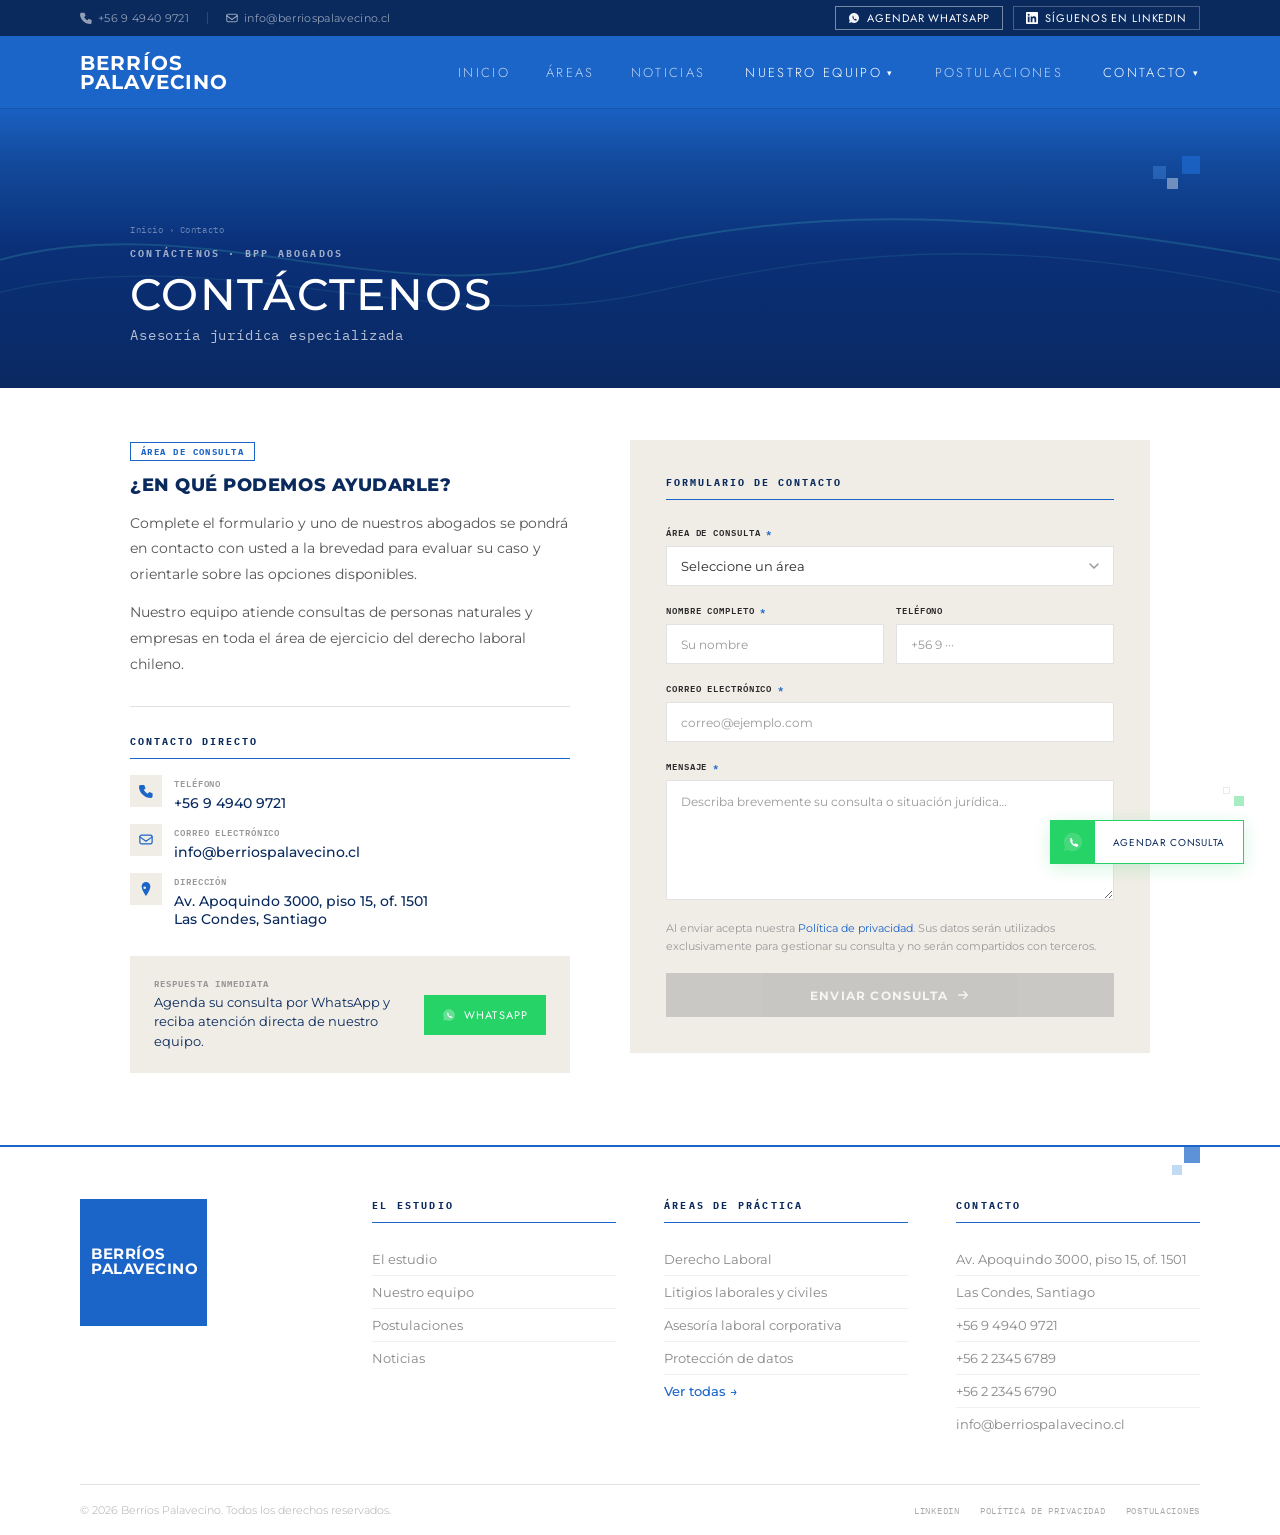
<file: BPP_Contacto.html>
<!DOCTYPE html>
<html lang="es">

<head>
  <meta charset="UTF-8">
  <meta name="viewport" content="width=device-width, initial-scale=1.0">
  <script src="assets/components.js"></script>
  <!-- title y description se actualizan por JS según ?area= -->
  <title>Contacto — BPP Abogados</title>
  <meta name="description"
    content="Contáctenos para asesoría jurídica especializada. BPP Abogados — Berríos, Palavecino & Pinochet.">
  <meta property="og:type" content="website">
  <meta property="og:title" content="Contacto — BPP Abogados">
  <meta property="og:description" content="Contáctenos para asesoría jurídica especializada en derecho laboral, civil, penal y administrativo.">
  <meta property="og:image" content="assets/contacto-laboral.jpg">
  <link rel="preconnect" href="https://fonts.googleapis.com">
  <link rel="preconnect" href="https://fonts.gstatic.com" crossorigin>
  <link
    href="https://fonts.googleapis.com/css2?family=IBM+Plex+Mono:wght@400;600;700&family=Jost:wght@300;400;500&family=Montserrat:wght@400;500;700;800&display=swap"
    rel="stylesheet">
  <link rel="stylesheet" href="assets/styles.css">
  <style>
body {
      font-family: 'Montserrat', sans-serif;
      background: var(--gray-bg);
      color: var(--gray-dk);
      overflow-x: hidden;
      padding-top: 108px;
    }

.section-hero {
      height: 280px;
      background: var(--blue-xdk);
      position: relative;
      overflow: hidden;
      display: flex;
      align-items: flex-end;
      transition: background .4s;
    }

.sh-img {
      position: absolute;
      inset: 0;
      background-size: cover;
      background-position: center;
      transition: background-image .3s;
    }

.sh-overlay {
      position: absolute;
      inset: 0;
      background: linear-gradient(180deg,
          rgba(27, 100, 200, .95) 0%,
          rgba(20, 80, 168, .82) 20%,
          rgba(10, 50, 130, .72) 50%,
          rgba(10, 40, 100, .62) 100%);
    }

.sh-wave {
      position: absolute;
      inset: 0;
      opacity: .2;
      pointer-events: none;
    }

.sh-sq1 {
      position: absolute;
      top: 48px;
      right: 80px;
      width: 18px;
      height: 18px;
      background: var(--blue);
      opacity: .85;
      z-index: 3;
    }

.sh-sq2 {
      position: absolute;
      top: 70px;
      right: 102px;
      width: 11px;
      height: 11px;
      background: rgba(255, 255, 255, .4);
      z-index: 3;
    }

.sh-sq3 {
      position: absolute;
      top: 58px;
      right: 114px;
      width: 13px;
      height: 13px;
      background: var(--blue-md);
      opacity: .5;
      z-index: 3;
    }

.sh-inner {
      position: relative;
      z-index: 4;
      width: 100%;
      max-width: 1180px;
      margin: 0 auto;
      padding: 0 80px 44px;
    }

.sh-breadcrumb {
      font-family: 'IBM Plex Mono', monospace;
      font-size: 9px;
      color: rgba(255, 255, 255, .4);
      letter-spacing: .06em;
      margin-bottom: 12px;
      display: block;
    }

.sh-breadcrumb a {
      color: rgba(255, 255, 255, .4);
      text-decoration: none;
      transition: color .2s;
    }

.sh-breadcrumb a:hover {
      color: rgba(255, 255, 255, .75);
    }

.sh-eyebrow {
      font-family: 'IBM Plex Mono', monospace;
      font-size: 10px;
      font-weight: 700;
      color: rgba(255, 255, 255, .6);
      letter-spacing: .22em;
      text-transform: uppercase;
      margin-bottom: 10px;
      display: block;
    }

.sh-title {
      font-size: clamp(32px, 4vw, 44px);
      font-weight: 500;
      color: #fff;
      line-height: 1.1;
      text-transform: uppercase;
      letter-spacing: .04em;
      margin-bottom: 8px;
    }

.sh-subtitle {
      font-size: 14px;
      color: rgba(255, 255, 255, .7);
      font-family: 'IBM Plex Mono', monospace;
      letter-spacing: .06em;
    }

.contact-section {
      background: #fff;
      padding: 52px 0 72px;
    }

.contact-inner {
      max-width: 1180px;
      margin: 0 auto;
      padding: 0 80px;
      display: grid;
      grid-template-columns: 1fr 520px;
      gap: 60px;
      align-items: start;
    }

.col-info {
      display: flex;
      flex-direction: column;
      gap: 28px;
    }

.intro-block {
      padding-bottom: 28px;
      border-bottom: .5px solid var(--gray-lt);
    }

.intro-area-tag {
      font-family: 'IBM Plex Mono', monospace;
      font-size: 9px;
      font-weight: 700;
      color: var(--blue);
      letter-spacing: .16em;
      text-transform: uppercase;
      border: 1.5px solid var(--blue);
      padding: 3px 10px;
      display: inline-block;
      margin-bottom: 14px;
    }

.intro-title {
      font-size: 18px;
      font-weight: 800;
      color: var(--blue-xdk);
      text-transform: uppercase;
      letter-spacing: .03em;
      margin-bottom: 14px;
      line-height: 1.2;
    }

.intro-text {
      font-size: 14px;
      color: #555;
      line-height: 1.85;
    }

.intro-text p {
      margin-bottom: 12px;
    }

.intro-text p:last-child {
      margin-bottom: 0;
    }

.contact-data-block {}

.contact-data-title {
      font-family: 'IBM Plex Mono', monospace;
      font-size: 10px;
      font-weight: 700;
      color: var(--blue-xdk);
      letter-spacing: .2em;
      text-transform: uppercase;
      margin-bottom: 16px;
      padding-bottom: 10px;
      border-bottom: 1.5px solid var(--blue);
      display: block;
    }

.contact-data-list {
      display: flex;
      flex-direction: column;
      gap: 12px;
    }

.contact-data-item {
      display: flex;
      align-items: flex-start;
      gap: 12px;
      text-decoration: none;
    }

.contact-data-icon {
      width: 32px;
      height: 32px;
      flex-shrink: 0;
      background: var(--area-bg);
      display: flex;
      align-items: center;
      justify-content: center;
    }

.contact-data-label {
      font-family: 'IBM Plex Mono', monospace;
      font-size: 9px;
      font-weight: 600;
      color: var(--gray-mid);
      letter-spacing: .1em;
      text-transform: uppercase;
      margin-bottom: 3px;
    }

.contact-data-value {
      font-size: 14px;
      font-weight: 500;
      color: var(--blue-xdk);
      transition: color .2s;
    }

a.contact-data-item:hover .contact-data-value {
      color: var(--blue);
    }

.wa-block {
      background: var(--area-bg);
      padding: 22px 24px;
      display: flex;
      align-items: center;
      gap: 16px;
    }

.wa-text {
      flex: 1;
    }

.wa-text-label {
      font-family: 'IBM Plex Mono', monospace;
      font-size: 9px;
      font-weight: 700;
      color: var(--gray-mid);
      letter-spacing: .12em;
      text-transform: uppercase;
      margin-bottom: 4px;
    }

.wa-text-desc {
      font-size: 13px;
      color: var(--blue-xdk);
      line-height: 1.5;
    }

.wa-btn {
      display: inline-flex;
      align-items: center;
      gap: 8px;
      flex-shrink: 0;
      height: 40px;
      padding: 0 18px;
      background: var(--wa-green);
      color: #fff;
      font-family: 'Jost', sans-serif;
      font-size: 11px;
      font-weight: 400;
      letter-spacing: .1em;
      text-transform: uppercase;
      text-decoration: none;
      transition: background .2s;
    }

.wa-btn:hover {
      background: #1DA851;
    }

.col-form {
      background: var(--area-bg);
      padding: 36px;
    }

.form-title {
      font-family: 'IBM Plex Mono', monospace;
      font-size: 10px;
      font-weight: 700;
      color: var(--blue-xdk);
      letter-spacing: .2em;
      text-transform: uppercase;
      margin-bottom: 24px;
      padding-bottom: 10px;
      border-bottom: 1.5px solid var(--blue);
      display: block;
    }

.form-group {
      margin-bottom: 16px;
    }

.form-label {
      font-family: 'IBM Plex Mono', monospace;
      font-size: 9px;
      font-weight: 600;
      color: var(--gray-dk);
      letter-spacing: .1em;
      text-transform: uppercase;
      margin-bottom: 6px;
      display: block;
    }

.form-label span {
      color: var(--blue);
    }

.form-input,
    .form-select,
    .form-textarea {
      width: 100%;
      padding: 11px 14px;
      font-family: 'Montserrat', sans-serif;
      font-size: 13px;
      color: var(--gray-dk);
      background: #fff;
      border: 1.5px solid var(--gray-lt);
      outline: none;
      transition: border-color .2s;
      -webkit-appearance: none;
      appearance: none;
    }

.form-input:focus,
    .form-select:focus,
    .form-textarea:focus {
      border-color: var(--blue);
    }

.form-input::placeholder,
    .form-textarea::placeholder {
      color: var(--gray-mid);
      font-size: 12px;
    }

.form-select {
      background-image: url("data:image/svg+xml,%3Csvg xmlns='http://www.w3.org/2000/svg' width='10' height='6' fill='none'%3E%3Cpath d='M1 1l4 4 4-4' stroke='%23999' stroke-width='1.5' stroke-linecap='round'/%3E%3C/svg%3E");
      background-repeat: no-repeat;
      background-position: right 14px center;
      padding-right: 36px;
      cursor: pointer;
    }

.form-select.is-preselected {
      border-color: var(--blue);
      color: var(--blue-xdk);
      font-weight: 600;
    }

.form-textarea {
      min-height: 120px;
      resize: vertical;
      line-height: 1.6;
    }

.form-grid {
      display: grid;
      grid-template-columns: 1fr 1fr;
      gap: 12px;
    }

.form-privacy {
      font-size: 11px;
      color: var(--gray-mid);
      line-height: 1.6;
      margin-bottom: 18px;
      margin-top: 4px;
    }

.form-privacy a {
      color: var(--blue);
      text-decoration: none;
    }

.form-privacy a:hover {
      text-decoration: underline;
    }

.form-submit {
      width: 100%;
      height: 44px;
      background: var(--blue);
      color: #fff;
      font-family: 'Montserrat', sans-serif;
      font-size: 12px;
      font-weight: 700;
      letter-spacing: .1em;
      text-transform: uppercase;
      border: none;
      cursor: pointer;
      transition: background .2s;
      display: flex;
      align-items: center;
      justify-content: center;
      gap: 8px;
    }

.form-submit:hover {
      background: var(--blue-dk);
    }

.form-submit:disabled {
      background: var(--gray-mid);
      cursor: not-allowed;
    }

.form-success {
      display: none;
      text-align: center;
      padding: 32px 24px;
      flex-direction: column;
      align-items: center;
      gap: 12px;
    }

.form-success.visible {
      display: flex;
    }

.form-success-icon {
      width: 48px;
      height: 48px;
      background: var(--blue);
      display: flex;
      align-items: center;
      justify-content: center;
      font-size: 22px;
      color: #fff;
    }

.form-success-title {
      font-size: 16px;
      font-weight: 800;
      color: var(--blue-xdk);
      text-transform: uppercase;
    }

.form-success-desc {
      font-size: 13px;
      color: #555;
      line-height: 1.7;
      max-width: 320px;
    }

@media (max-width: 1179px)  {
  .sh-inner {
        padding: 0 32px 36px;
      }
.contact-inner {
        padding: 0 32px;
        gap: 40px;
      }
}

@media (max-width: 900px)  {
  .contact-inner {
        grid-template-columns: 1fr;
      }
.col-form {
        padding: 28px 24px;
      }
}

@media (max-width: 767px)  {
  body {
        padding-top: 96px;
      }
.section-hero {
        height: auto;
        min-height: 200px;
      }
.sh-inner {
        padding: 0 20px 28px;
      }
.sh-title {
        font-size: clamp(24px, 6vw, 34px);
      }
.contact-inner {
        padding: 0 20px;
      }
.form-grid {
        grid-template-columns: 1fr;
      }
.wa-block {
        flex-direction: column;
        align-items: flex-start;
        gap: 12px;
      }
}
  </style>
</head>

<body>

  <!-- TOPBAR -->
  <bpp-topbar></bpp-topbar>

  <!-- NAV -->
  <bpp-nav></bpp-nav>

  <!-- HERO — contenido actualizado por JS -->
  <section class="section-hero">
    <div class="sh-img" id="hero-img"></div>
    <div class="sh-overlay"></div>
    <svg class="sh-wave" viewBox="0 0 1180 280" preserveAspectRatio="none" xmlns="http://www.w3.org/2000/svg">
      <path d="M0,140 C180,90 360,190 540,140 S900,90 1180,140" stroke="#4ECDC4" stroke-width="1.8" fill="none" />
      <path d="M0,170 C200,120 400,215 600,170 S950,120 1180,170" stroke="#4ECDC4" stroke-width="1.2" fill="none"
        opacity=".6" />
    </svg>
    <div class="sh-sq1"></div>
    <div class="sh-sq2"></div>
    <div class="sh-sq3"></div>
    <div class="sh-inner">
      <span class="sh-breadcrumb">
        <a href="./index.html">Inicio</a> › <span id="breadcrumb-area">Contacto</span>
      </span>
      <span class="sh-eyebrow" id="hero-eyebrow">Contáctenos · BPP Abogados</span>
      <h1 class="sh-title">Contáctenos</h1>
      <div class="sh-subtitle" id="hero-subtitle">Asesoría jurídica especializada</div>
    </div>
  </section>

  <!-- CUERPO PRINCIPAL -->
  <section class="contact-section">
    <div class="contact-inner">

      <!-- COLUMNA IZQUIERDA -->
      <div class="col-info">

        <!-- Intro dinámica -->
        <div class="intro-block">
          <span class="intro-area-tag" id="intro-tag">Área de consulta</span>
          <h2 class="intro-title" id="intro-title">¿En qué podemos ayudarle?</h2>
          <div class="intro-text" id="intro-text">
            <p>Complete el formulario y uno de nuestros abogados se pondrá en contacto con usted a la brevedad para
              evaluar su caso y orientarle sobre las opciones disponibles.</p>
            <p>Nuestro equipo atiende consultas de personas naturales y empresas en toda el área de ejercicio del
              derecho laboral chileno.</p>
          </div>
        </div>

        <!-- Datos de contacto -->
        <div class="contact-data-block">
          <span class="contact-data-title">Contacto directo</span>
          <div class="contact-data-list">
            <a href="tel:+56949409721" class="contact-data-item">
              <div class="contact-data-icon">
                <svg width="14" height="14" viewBox="0 0 16 16" fill="none">
                  <path
                    d="M3 1h3l1.5 4-2 1.5c1 2 2.5 3.5 4.5 4.5L11.5 9l4 1.5V14c0 1.1-.9 2-2 2C6.4 16 0 9.6 0 3c0-1.1.9-2 2-2h1z"
                    fill="#1B64C8" />
                </svg>
              </div>
              <div>
                <div class="contact-data-label">Teléfono</div>
                <div class="contact-data-value">+56 9 4940 9721</div>
              </div>
            </a>
            <a href="mailto:info@berriospalavecino.cl" class="contact-data-item">
              <div class="contact-data-icon">
                <svg width="14" height="11" viewBox="0 0 16 12" fill="none">
                  <rect x="1" y="1" width="14" height="10" rx="2" stroke="#1B64C8" stroke-width="1.4" />
                  <path d="M1 3l7 5 7-5" stroke="#1B64C8" stroke-width="1.4" stroke-linecap="round" />
                </svg>
              </div>
              <div>
                <div class="contact-data-label">Correo electrónico</div>
                <div class="contact-data-value">info@berriospalavecino.cl</div>
              </div>
            </a>
            <div class="contact-data-item">
              <div class="contact-data-icon">
                <svg width="12" height="14" viewBox="0 0 12 16" fill="none">
                  <path
                    d="M6 0C3.24 0 1 2.24 1 5c0 3.75 5 11 5 11s5-7.25 5-11c0-2.76-2.24-5-5-5zm0 6.5A1.5 1.5 0 114.5 5 1.5 1.5 0 016 6.5z"
                    fill="#1B64C8" />
                </svg>
              </div>
              <div>
                <div class="contact-data-label">Dirección</div>
                <div class="contact-data-value">Av. Apoquindo 3000, piso 15, of. 1501<br>Las Condes, Santiago</div>
              </div>
            </div>
          </div>
        </div>

        <!-- WhatsApp CTA -->
        <div class="wa-block">
          <div class="wa-text">
            <div class="wa-text-label">Respuesta inmediata</div>
            <div class="wa-text-desc">Agenda su consulta por WhatsApp y reciba atención directa de nuestro equipo.</div>
          </div>
          <a href="https://wa.me/56949409721" class="wa-btn" target="_blank" rel="noopener">
            <svg width="14" height="14" viewBox="0 0 24 24" fill="none">
              <path
                d="M12 2C6.477 2 2 6.477 2 12c0 1.89.52 3.66 1.427 5.18L2 22l4.957-1.396A9.96 9.96 0 0012 22c5.523 0 10-4.477 10-10S17.523 2 12 2z"
                fill="rgba(255,255,255,.3)" />
              <path
                d="M8.5 8.5c.2-.5.7-.9 1.2-.9.4 0 .7.1.9.5l1.1 2.4c.1.3 0 .7-.2.9l-.5.6c.5 1 1.4 1.9 2.4 2.4l.6-.5c.2-.2.6-.3.9-.2l2.4 1.1c.4.2.5.5.5.9 0 .5-.4 1-.9 1.2-2.5 1-6.5-2-7.5-4.5-.5-1.3-.5-2.9.1-3.9z"
                fill="white" />
            </svg>
            WhatsApp
          </a>
        </div>

      </div>

      <!-- COLUMNA DERECHA — FORMULARIO -->
      <div class="col-form">
        <span class="form-title">Formulario de contacto</span>

        <form id="contact-form" onsubmit="handleSubmit(event)" novalidate>

          <!-- Área preseleccionada -->
          <div class="form-group">
            <label class="form-label" for="area">Área de consulta <span>*</span></label>
            <select class="form-select" id="area" name="area" required aria-required="true">
              <option value="">Seleccione un área</option>
              <option value="laboral">Defensa Laboral</option>
              <option value="civil">Derecho Civil</option>
              <option value="penal">Derecho Penal</option>
              <option value="administrativo">Derecho Administrativo</option>
            </select>
          </div>

          <!-- Nombre y teléfono -->
          <div class="form-grid">
            <div class="form-group">
              <label class="form-label" for="nombre">Nombre completo <span>*</span></label>
              <input class="form-input" type="text" id="nombre" name="nombre" placeholder="Su nombre" required
                aria-required="true" autocomplete="name">
            </div>
            <div class="form-group">
              <label class="form-label" for="telefono">Teléfono</label>
              <input class="form-input" type="tel" id="telefono" name="telefono" placeholder="+56 9 ···"
                autocomplete="tel">
            </div>
          </div>

          <!-- Email -->
          <div class="form-group">
            <label class="form-label" for="email">Correo electrónico <span>*</span></label>
            <input class="form-input" type="email" id="email" name="email" placeholder="correo@ejemplo.com" required
              aria-required="true" autocomplete="email">
          </div>

          <!-- Mensaje -->
          <div class="form-group">
            <label class="form-label" for="mensaje">Mensaje <span>*</span></label>
            <textarea class="form-textarea" id="mensaje" name="mensaje" aria-required="true"
              placeholder="Describa brevemente su consulta o situación jurídica…" required></textarea>
          </div>

          <!-- Privacidad -->
          <p class="form-privacy">
            Al enviar acepta nuestra <a href="#">Política de privacidad</a>. Sus datos serán utilizados exclusivamente
            para gestionar su consulta y no serán compartidos con terceros.
          </p>

          <button class="form-submit" type="submit" id="submit-btn">
            Enviar consulta
            <svg width="14" height="14" viewBox="0 0 16 16" fill="none">
              <path d="M3 8h10M9 4l4 4-4 4" stroke="currentColor" stroke-width="1.5" stroke-linecap="round"
                stroke-linejoin="round" />
            </svg>
          </button>

        </form>

        <!-- Estado de éxito -->
        <div class="form-success" id="form-success" role="status" aria-live="polite">
          <div class="form-success-icon">✓</div>
          <div class="form-success-title">Mensaje enviado</div>
          <p class="form-success-desc">Hemos recibido su consulta. Uno de nuestros abogados se pondrá en contacto con
            usted dentro de las próximas 24 horas hábiles.</p>
        </div>

      </div>
    </div>
  </section>

  <!-- FOOTER -->
  <bpp-footer></bpp-footer>

  <!-- FAB -->
  <bpp-fab></bpp-fab>

  <script>
    /* ══════════════════════════════════════════════════════
       DATOS POR ÁREA — diferencia el contenido para SEO
    ══════════════════════════════════════════════════════ */
    const AREAS = {
      laboral: {
        title: 'Defensa Laboral',
        subtitle: 'Asesoría en Defensa Laboral',
        eyebrow: 'Defensa Laboral · BPP Abogados',
        tag: 'Defensa Laboral',
        introTitle: '¿Enfrenta un conflicto laboral?',
        introText: `<p>BPP Abogados ofrece representación especializada en defensa laboral para trabajadores y empresas. Con más de 35 años de trayectoria, hemos resuelto miles de casos ante los Juzgados del Trabajo y la Corte Suprema.</p>
                  <p>Ya sea que necesite asesoría en un despido injustificado, tutela laboral, acoso en el trabajo o negociación con su empleador, nuestro equipo está preparado para orientarle desde el primer contacto.</p>`,
        seoTitle: 'Abogado Defensa Laboral Santiago — BPP Abogados',
        seoDesc: 'Asesoría y representación en defensa laboral. Despidos, tutela laboral, acoso, negociación colectiva. BPP Abogados — más de 35 años de experiencia en derecho laboral chileno.',
        heroImg: 'assets/contacto-laboral.jpg',
        selectValue: 'laboral',
      },
      civil: {
        title: 'Derecho Civil',
        subtitle: 'Asesoría en Derecho Civil',
        eyebrow: 'Derecho Civil · BPP Abogados',
        tag: 'Derecho Civil',
        introTitle: '¿Necesita asesoría en derecho civil?',
        introText: `<p>Nuestro equipo ofrece asesoría integral en materias de derecho civil: contratos, responsabilidad extracontractual, litigios patrimoniales y disputas entre particulares o empresas.</p>
                  <p>Representamos a nuestros clientes con rigor técnico y enfoque estratégico, buscando siempre la solución más eficiente para su caso, ya sea en sede judicial o mediante negociación extrajudicial.</p>`,
        seoTitle: 'Abogado Derecho Civil Santiago — BPP Abogados',
        seoDesc: 'Asesoría en derecho civil: contratos, responsabilidad, litigios patrimoniales. BPP Abogados Santiago — representación legal especializada para personas y empresas.',
        heroImg: 'assets/contacto-civil.jpg',
        selectValue: 'civil',
      },
      penal: {
        title: 'Derecho Penal',
        subtitle: 'Asesoría en Derecho Penal',
        eyebrow: 'Derecho Penal · BPP Abogados',
        tag: 'Derecho Penal',
        introTitle: '¿Requiere defensa penal?',
        introText: `<p>BPP Abogados cuenta con experiencia en defensa penal económica y corporativa: delitos financieros, responsabilidad penal de las personas jurídicas, investigaciones del Ministerio Público y defensa ante los Tribunales de Garantía y el Tribunal Oral.</p>
                  <p>Si usted o su empresa enfrenta una investigación penal o formalización, contáctenos de inmediato. La oportunidad de la asesoría jurídica es crítica en materia penal.</p>`,
        seoTitle: 'Abogado Defensa Penal Santiago — BPP Abogados',
        seoDesc: 'Defensa penal económica y corporativa en Santiago. Investigaciones penales, delitos financieros, responsabilidad empresarial. BPP Abogados — asesoría legal especializada.',
        heroImg: 'assets/contacto-penal.jpg',
        selectValue: 'penal',
      },
      administrativo: {
        title: 'Derecho Administrativo',
        subtitle: 'Asesoría en Derecho Administrativo',
        eyebrow: 'Derecho Administrativo · BPP Abogados',
        tag: 'Derecho Administrativo',
        introTitle: '¿Enfrenta un procedimiento administrativo?',
        introText: `<p>Asesoramos a empresas y personas en procedimientos sancionatorios ante organismos reguladores, recursos administrativos, reclamaciones ante la Contraloría General de la República y litigios contencioso-administrativos.</p>
                  <p>Nuestro equipo tiene experiencia en la defensa frente a la Superintendencia del Trabajo, la DT, la CMF y otros organismos fiscalizadores del Estado chileno.</p>`,
        seoTitle: 'Abogado Derecho Administrativo Santiago — BPP Abogados',
        seoDesc: 'Asesoría en derecho administrativo y sancionador. Procedimientos ante organismos reguladores, recursos, Contraloría. BPP Abogados Santiago.',
        heroImg: 'assets/contacto-administrativo.jpg',
        selectValue: 'administrativo',
      },
    };

    /* ══════════════════════════════════════════════════════
       FUNCIÓN CENTRAL — aplica contenido según área
    ══════════════════════════════════════════════════════ */
    function applyArea(areaKey, pushHistory) {
      const data = AREAS[areaKey];
      if (!data) return;

      /* SEO */
      document.title = data.seoTitle;
      document.querySelector('meta[name="description"]')
        .setAttribute('content', data.seoDesc);

      /* Hero */
      document.getElementById('hero-img').style.backgroundImage = `url('${data.heroImg}')`;
      document.getElementById('hero-eyebrow').textContent = data.eyebrow;
      document.getElementById('hero-subtitle').textContent = data.subtitle;
      document.getElementById('breadcrumb-area').textContent = data.title;

      /* Intro */
      document.getElementById('intro-tag').textContent = data.tag;
      document.getElementById('intro-title').textContent = data.introTitle;
      document.getElementById('intro-text').innerHTML = data.introText;

      /* Selector del formulario */
      const select = document.getElementById('area');
      select.value = data.selectValue;
      select.classList.add('is-preselected');

      /* Nav dropdown — marcar activo */
      document.querySelectorAll('.nav-dropdown-item').forEach(item => {
        item.classList.toggle('active', item.dataset.area === areaKey);
      });

      /* URL — actualizar sin recargar la página */
      if (pushHistory) {
        const url = new URL(window.location.href);
        url.searchParams.set('area', areaKey);
        window.history.pushState({ area: areaKey }, data.seoTitle, url.toString());
      }
    }

    /* ══════════════════════════════════════════════════════
       INICIALIZACIÓN — lee ?area= al cargar
    ══════════════════════════════════════════════════════ */
    (function () {
      const params = new URLSearchParams(window.location.search);
      const areaKey = (params.get('area') || '').toLowerCase();
      if (AREAS[areaKey]) applyArea(areaKey, false);
    })();

    /* ══════════════════════════════════════════════════════
       SELECTOR DE ÁREA — cambia URL y contenido al elegir
    ══════════════════════════════════════════════════════ */
    document.getElementById('area').addEventListener('change', function () {
      const areaKey = this.value;
      if (AREAS[areaKey]) applyArea(areaKey, true);
    });

    /* Botón atrás/adelante del navegador */
    window.addEventListener('popstate', function (e) {
      const areaKey = (e.state && e.state.area) ||
        new URLSearchParams(window.location.search).get('area') || '';
      if (AREAS[areaKey]) applyArea(areaKey, false);
    });

    /* ══════════════════════════════════════════════════════
       VALIDACIÓN EN TIEMPO REAL — bloquea el botón
    ══════════════════════════════════════════════════════ */
    (function () {
      const form = document.getElementById('contact-form');
      const btn = document.getElementById('submit-btn');
      const fields = form.querySelectorAll('[required]');

      function isFormValid() {
        return Array.from(fields).every(f => f.value.trim() !== '');
      }

      function updateBtn() {
        const valid = isFormValid();
        btn.disabled = !valid;
        btn.style.opacity = valid ? '1' : '0.45';
        btn.style.cursor = valid ? 'pointer' : 'not-allowed';
        btn.style.background = valid ? '' : 'var(--gray-mid)';
      }

      /* Estado inicial — deshabilitado */
      updateBtn();

      /* Escuchar cambios en todos los campos requeridos */
      fields.forEach(f => {
        f.addEventListener('input', updateBtn);
        f.addEventListener('change', updateBtn); /* para el <select> */
      });
    })();

    /* ══════════════════════════════════════════════════════
       ENVÍO DEL FORMULARIO
    ══════════════════════════════════════════════════════ */
    function handleSubmit(e) {
      e.preventDefault();
      const form = document.getElementById('contact-form');
      const btn = document.getElementById('submit-btn');

      /* Validación básica */
      const required = form.querySelectorAll('[required]');
      let valid = true;
      required.forEach(field => {
        if (!field.value.trim()) {
          field.style.borderColor = '#e53e3e';
          field.setAttribute('aria-invalid', 'true');
          valid = false;
        } else {
          field.style.borderColor = '';
          field.removeAttribute('aria-invalid');
        }
      });
      if (!valid) return;

      /* Estado de carga */
      btn.disabled = true;
      btn.innerHTML = 'Enviando…';

      /* Simulación de envío — reemplazar con fetch() al backend real */
      setTimeout(() => {
        form.style.display = 'none';
        document.getElementById('form-success').classList.add('visible');
      }, 1200);
    }
  </script>
</body>

</html>
</file>
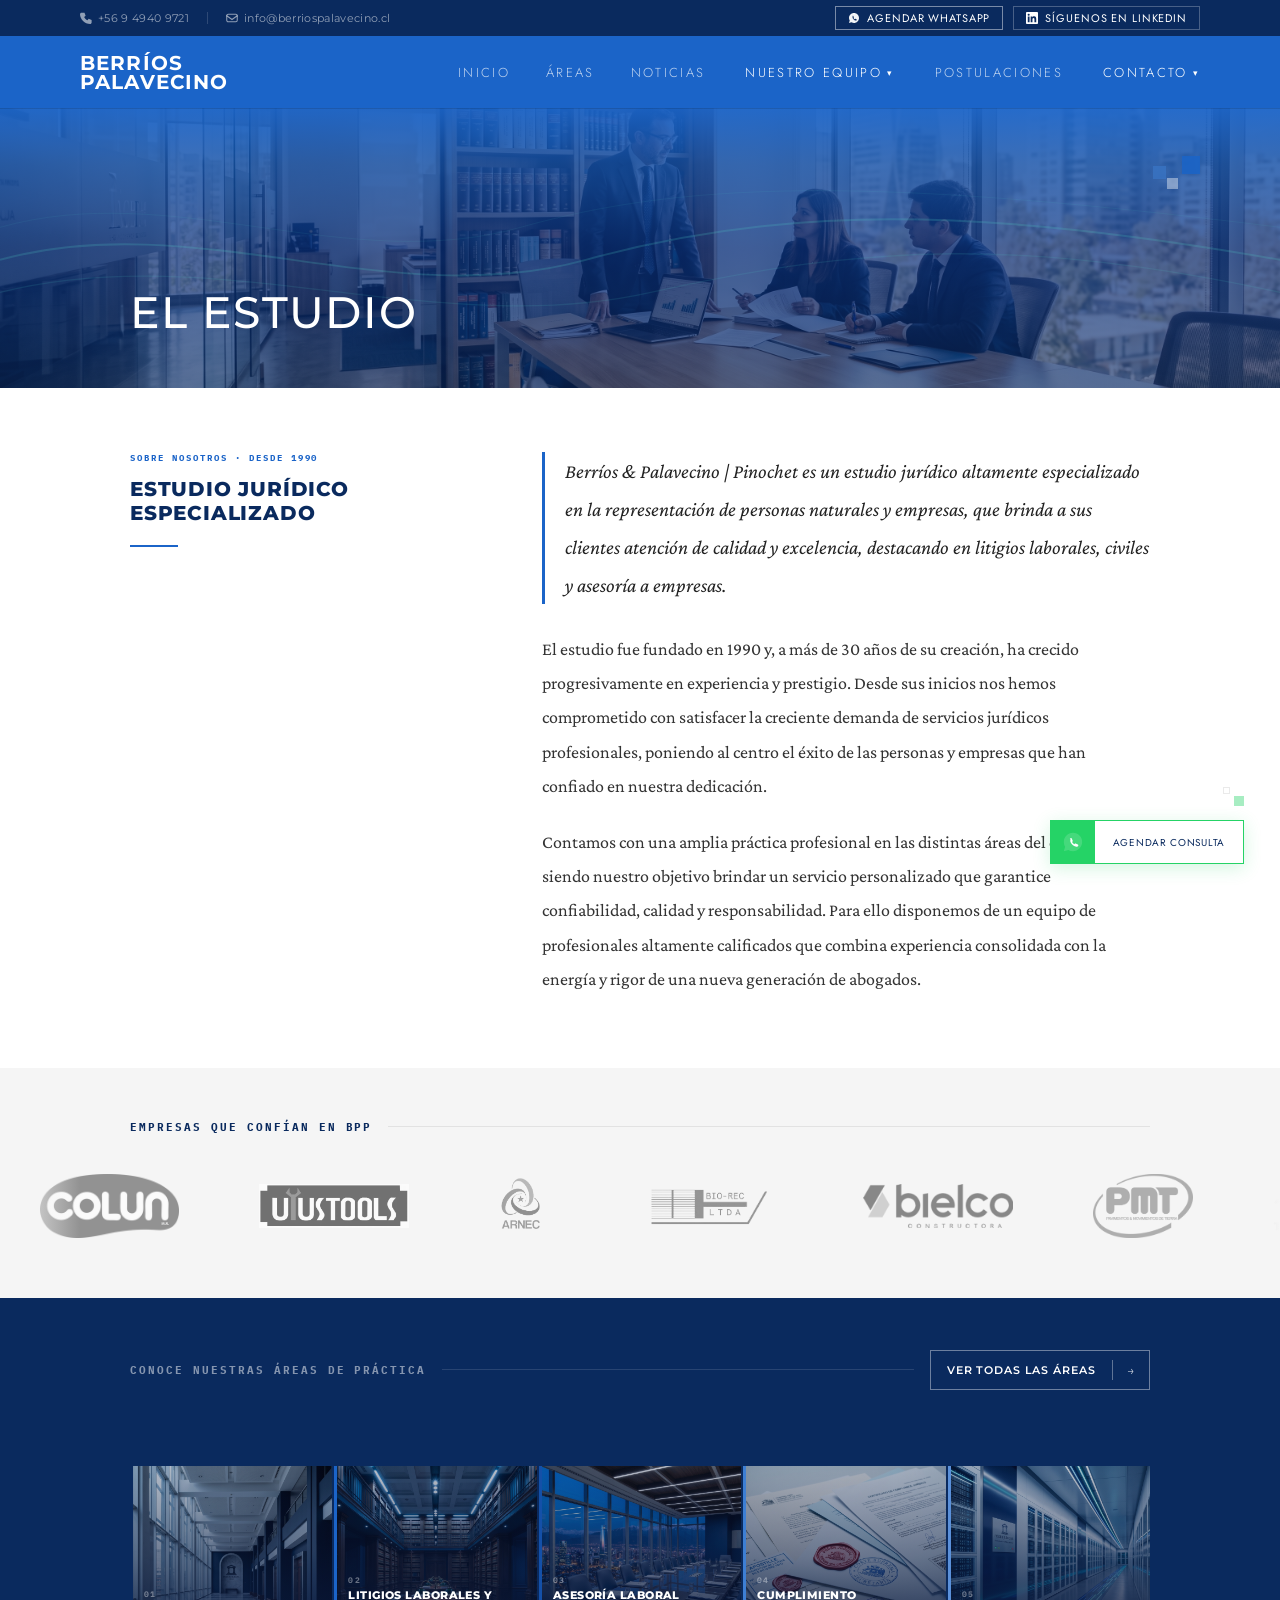
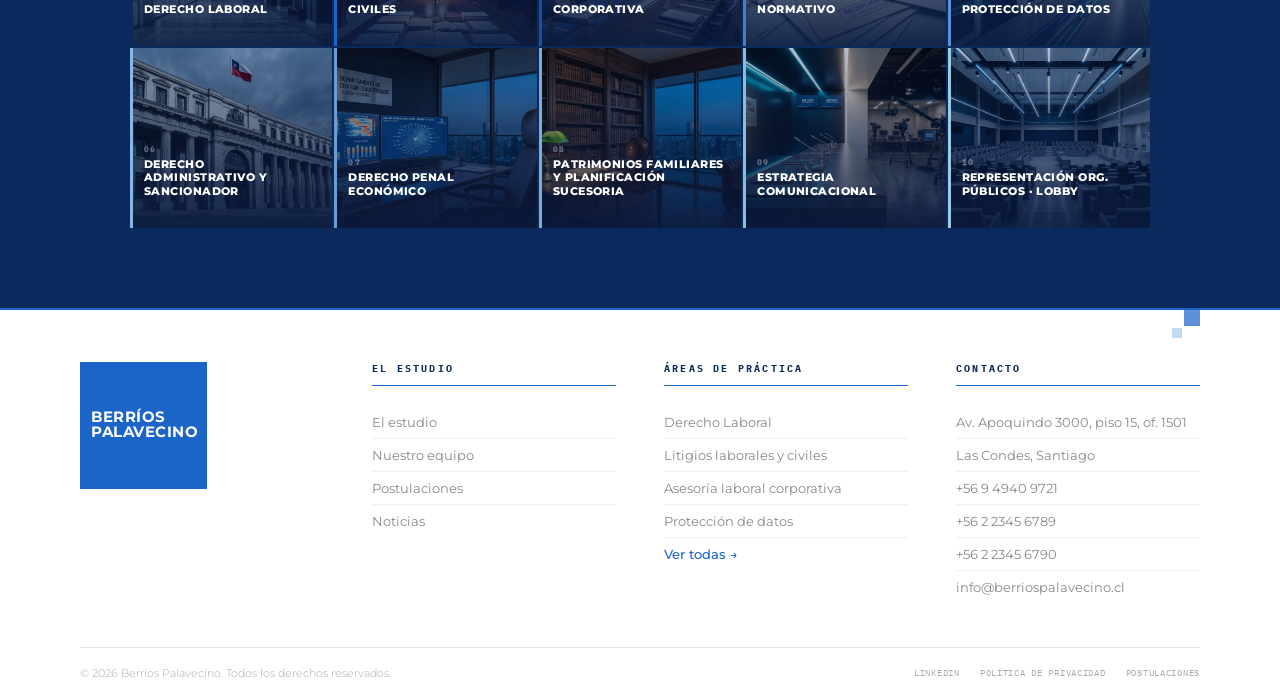
<file: BPP_Estudio.html>
<!DOCTYPE html>
<html lang="es">

<head>
  <meta charset="UTF-8">
  <meta name="viewport" content="width=device-width, initial-scale=1.0">
  <script src="assets/components.js"></script>
  <title>El Estudio — BPP Abogados</title>
  <meta name="description"
    content="Berríos & Palavecino | Pinochet Abogados — estudio jurídico fundado en 1990, especializado en derecho laboral, civil y asesoría empresarial en Chile.">
  <link rel="preconnect" href="https://fonts.googleapis.com">
  <link rel="preconnect" href="https://fonts.gstatic.com" crossorigin>
  <link
    href="https://fonts.googleapis.com/css2?family=Crimson+Pro:ital,wght@0,400;0,600;1,400&family=IBM+Plex+Mono:wght@400;600;700&family=Jost:wght@300;400;500&family=Montserrat:wght@400;500;700;800&display=swap"
    rel="stylesheet">
  <link rel="stylesheet" href="assets/styles.css">
  <style>
    body {
      font-family: 'Montserrat', sans-serif;
      background: var(--gray-bg);
      color: var(--gray-dk);
      overflow-x: hidden;
      padding-top: 108px;
    }

    /* ══════════════════════════════════════════════════════
   HERO
══════════════════════════════════════════════════════ */
    .section-hero {
      height: 280px;
      background: var(--blue-xdk);
      position: relative;
      overflow: hidden;
      display: flex;
      align-items: flex-end;
    }

    .sh-img {
      position: absolute;
      inset: 0;
      background-image: url('assets/BPP_Estudio_Hero.png');
      background-size: cover;
      background-position: center;
      background-position-y: -107px;
    }

    .sh-overlay {
      position: absolute;
      inset: 0;
      background: linear-gradient(180deg,
          rgba(27, 100, 200, .95) 0%,
          rgba(20, 80, 168, .82) 20%,
          rgba(10, 50, 130, .72) 50%,
          rgba(10, 40, 100, .62) 100%);
    }

    .sh-wave {
      position: absolute;
      inset: 0;
      opacity: .2;
      pointer-events: none;
    }

    .sh-sq1 {
      position: absolute;
      top: 48px;
      right: 80px;
      width: 18px;
      height: 18px;
      background: var(--blue);
      opacity: .85;
      z-index: 3;
    }

    .sh-sq2 {
      position: absolute;
      top: 70px;
      right: 102px;
      width: 11px;
      height: 11px;
      background: rgba(255, 255, 255, .4);
      z-index: 3;
    }

    .sh-sq3 {
      position: absolute;
      top: 58px;
      right: 114px;
      width: 13px;
      height: 13px;
      background: var(--blue-md);
      opacity: .5;
      z-index: 3;
    }

    .sh-inner {
      position: relative;
      z-index: 4;
      width: 100%;
      max-width: 1180px;
      margin: 0 auto;
      padding: 0 80px 44px;
    }

    .sh-title {
      font-size: clamp(32px, 4vw, 44px);
      font-weight: 500;
      color: #fff;
      line-height: 1.1;
      text-transform: uppercase;
      letter-spacing: .04em;
      margin-bottom: 8px;
    }

    /* ══════════════════════════════════════════════════════
   SOBRE NOSOTROS
══════════════════════════════════════════════════════ */
    .sobre-section {
      background: #fff;
      padding: 64px 0 72px;
    }

    .sobre-inner {
      max-width: 1180px;
      margin: 0 auto;
      padding: 0 80px;
      display: grid;
      grid-template-columns: 340px 1fr;
      gap: 72px;
      align-items: start;
    }

    /* columna izquierda */

    .sobre-eyebrow {
      font-family: 'IBM Plex Mono', monospace;
      font-size: 9px;
      font-weight: 700;
      color: var(--blue);
      letter-spacing: .22em;
      text-transform: uppercase;
      margin-bottom: 14px;
      display: block;
    }

    .sobre-title {
      font-size: 20px;
      font-weight: 800;
      color: var(--blue-xdk);
      text-transform: uppercase;
      letter-spacing: .04em;
      line-height: 1.2;
      margin-bottom: 20px;
    }

    .sobre-divider {
      height: 1.5px;
      background: var(--blue);
      width: 48px;
    }

    /* columna derecha */

    .sobre-text {
      font-family: 'Crimson Pro', Georgia, serif;
      font-size: 18px;
      color: #333;
      line-height: 1.9;
    }

    .sobre-text p {
      margin-bottom: 22px;
    }

    .sobre-text p:last-child {
      margin-bottom: 0;
    }

    .sobre-text .lead {
      font-size: 20px;
      font-style: italic;
      color: #222;
      border-left: 3px solid var(--blue);
      padding-left: 20px;
      margin-bottom: 28px;
    }

    /* ══════════════════════════════════════════════════════
   CARRUSEL DE CLIENTES
══════════════════════════════════════════════════════ */
    .clientes-section {
      background: var(--gray-bg);
      padding: 52px 0;
      overflow: hidden;
    }

    .clientes-header {
      max-width: 1180px;
      margin: 0 auto;
      padding: 0 80px 32px;
      display: flex;
      align-items: center;
      gap: 16px;
    }

    .clientes-label {
      font-family: 'IBM Plex Mono', monospace;
      font-size: 11px;
      font-weight: 700;
      color: var(--blue-xdk);
      letter-spacing: .18em;
      text-transform: uppercase;
      white-space: nowrap;
    }

    .clientes-line {
      flex: 1;
      height: 1px;
      background: var(--gray-lt);
    }

    /* track infinito */
    .clientes-track-wrap {
      overflow: hidden;
      position: relative;
    }

    /* fade edges */
    .clientes-track-wrap::before,
    .clientes-track-wrap::after {
      content: '';
      position: absolute;
      top: 0;
      bottom: 0;
      width: 80px;
      z-index: 2;
      pointer-events: none;
    }

    .clientes-track-wrap::before {
      left: 0;
      background: linear-gradient(to right, var(--gray-bg), transparent);
    }

    .clientes-track-wrap::after {
      right: 0;
      background: linear-gradient(to left, var(--gray-bg), transparent);
    }

    .clientes-track {
      display: flex;
      align-items: center;
      gap: 0;
      animation: scroll-logos 40s linear infinite;
      width: max-content;
    }

    .clientes-track:hover {
      animation-play-state: paused;
    }

    @keyframes scroll-logos {
      0% {
        transform: translateX(0);
      }

      100% {
        transform: translateX(-50%);
      }
    }

    .logo-item {
      display: flex;
      align-items: center;
      justify-content: center;
      padding: 8px 40px;
      height: 80px;
      flex-shrink: 0;
    }

    .logo-item img {
      max-height: 64px;
      max-width: 150px;
      width: auto;
      height: auto;
      object-fit: contain;
      display: block;
      filter: grayscale(100%) opacity(.55);
      transition: filter .3s ease;
    }

    .logo-item.large img {
      max-height: 119px;
      max-width: 170px;
    }

    .logo-item img:hover {
      filter: grayscale(0%) opacity(1);
    }

    /* placeholder para logos que fallan */
    .logo-placeholder {
      height: 36px;
      padding: 0 14px;
      display: flex;
      align-items: center;
      justify-content: center;
      background: var(--gray-lt);
      border-radius: 2px;
      font-family: 'IBM Plex Mono', monospace;
      font-size: 9px;
      font-weight: 600;
      color: var(--gray-mid);
      letter-spacing: .08em;
      text-transform: uppercase;
      white-space: nowrap;
    }

    /* ══════════════════════════════════════════════════════
   ÁREAS DE PRÁCTICA — cards full-bleed
══════════════════════════════════════════════════════ */
    .areas-section {
      background: var(--blue-xdk);
      padding: 52px 0 80px;
    }

    .areas-header {
      max-width: 1180px;
      margin: 0 auto;
      padding: 0 80px 28px;
      display: flex;
      align-items: center;
      gap: 16px;
    }

    .areas-label {
      font-family: 'IBM Plex Mono', monospace;
      font-size: 11px;
      font-weight: 700;
      color: rgba(255, 255, 255, .5);
      letter-spacing: .18em;
      text-transform: uppercase;
      white-space: nowrap;
    }

    .areas-header-line {
      flex: 1;
      height: 1px;
      background: rgba(255, 255, 255, .12);
    }

    .areas-btn {
      display: inline-flex;
      align-items: center;
      background: none;
      border: 1.5px solid rgba(255, 255, 255, .4);
      height: 40px;
      text-decoration: none;
      transition: background .2s;
    }

    .areas-btn:hover {
      background: rgba(255, 255, 255, .1);
    }

    .areas-btn-label {
      font-size: 11px;
      font-weight: 600;
      color: #fff;
      padding: 0 16px;
      letter-spacing: .08em;
      text-transform: uppercase;
      transition: color .2s;
    }

    .areas-btn-divider {
      width: 1.5px;
      height: 20px;
      background: rgba(255, 255, 255, .35);
      transition: background .2s;
    }

    .areas-btn-arrow {
      font-size: 13px;
      color: rgba(255, 255, 255, .7);
      padding: 0 14px;
      transition: color .2s;
    }

    .areas-grid {
      max-width: 1180px;
      margin: 0 auto;
      padding: 48px 80px 0;
      display: grid;
      grid-template-columns: repeat(5, 1fr);
      gap: 2px;
    }

    .area-card {
      position: relative;
      overflow: hidden;
      cursor: pointer;
      text-decoration: none;
      display: flex;
      align-items: flex-end;
      height: 180px;
    }

    .area-bg {
      position: absolute;
      inset: 0;
      background-size: cover;
      background-position: center;
      transition: transform .4s ease;
    }

    .area-card:hover .area-bg {
      transform: scale(1.06);
    }

    .area-ov {
      position: absolute;
      inset: 0;
      background: linear-gradient(to top, rgba(10, 26, 62, .92) 0%, rgba(10, 26, 62, .55) 50%, rgba(10, 26, 62, .28) 100%);
      transition: background .3s;
    }

    .area-card:hover .area-ov {
      background: linear-gradient(to top, rgba(27, 100, 200, .92) 0%, rgba(27, 100, 200, .65) 50%, rgba(27, 100, 200, .35) 100%);
    }

    .area-accent {
      position: absolute;
      left: 0;
      top: 0;
      bottom: 0;
      width: 3px;
      z-index: 2;
    }

    .area-body {
      position: relative;
      z-index: 2;
      padding: 12px 14px;
      width: 100%;
    }

    .area-num {
      font-family: 'IBM Plex Mono', monospace;
      font-size: 8px;
      font-weight: 700;
      color: rgba(255, 255, 255, .4);
      letter-spacing: .14em;
      margin-bottom: 4px;
    }

    .area-name {
      font-size: 11px;
      font-weight: 800;
      color: #fff;
      text-transform: uppercase;
      letter-spacing: .04em;
      line-height: 1.25;
      margin-bottom: 6px;
    }

    .area-cta {
      font-family: 'IBM Plex Mono', monospace;
      font-size: 9px;
      color: rgba(255, 255, 255, .5);
      letter-spacing: .08em;
      opacity: 0;
      transform: translateY(4px);
      transition: opacity .2s, transform .2s;
    }

    .area-card:hover .area-cta {
      opacity: 1;
      transform: translateY(0);
    }

    /* colores de acento por área */
    .ac-01 {
      background: #0A2A5E;
    }

    .ac-02 {
      background: #1B64C8;
    }

    .ac-03 {
      background: #1450A8;
    }

    .ac-04 {
      background: #3D7FD4;
    }

    .ac-05 {
      background: #5A90DA;
    }

    .ac-06 {
      background: #85B7EB;
    }

    .ac-07 {
      background: #6B9CD4;
    }

    .ac-08 {
      background: #7AAED8;
    }

    .ac-09 {
      background: #8ABCDE;
    }

    .ac-10 {
      background: #9ACAE4;
    }


    /* ══════════════════════════════════════════════════════
   RESPONSIVE
══════════════════════════════════════════════════════ */
    @media (max-width: 1179px) {

      .nav,
      .topbar {
        padding-left: 32px;
        padding-right: 32px;
      }

      .sh-inner {
        padding: 0 32px 36px;
      }

      .sobre-inner {
        padding: 0 32px;
        gap: 48px;
      }

      .clientes-header {
        padding: 0 32px 28px;
      }

      .areas-header {
        padding: 0 32px 24px;
      }

      .areas-grid {
        padding: 48px 32px 0;
      }

      .footer-inner {
        padding: 0 32px;
      }
    }

    @media (max-width: 900px) {
      .areas-grid {
        grid-template-columns: repeat(3, 1fr);
      }

      .area-card {
        height: 150px;
      }
    }

    @media (max-width: 767px) {
      body {
        padding-top: 96px;
      }

      .nav {
        padding: 0 20px;
        height: 56px;
      }

      .nav-links {
        display: none;
      }

      .topbar {
        padding: 0 16px;
      }

      .section-hero {
        height: auto;
        min-height: 240px;
      }

      .sh-inner {
        padding: 0 20px 28px;
      }

      .sh-title {
        font-size: clamp(24px, 6vw, 36px);
      }

      .sobre-inner {
        grid-template-columns: 1fr;
        gap: 28px;
        padding: 0 20px;
      }

      .sobre-section {
        padding: 48px 0 56px;
      }

      .clientes-header {
        padding: 0 20px 24px;
      }

      .areas-header {
        padding: 0 20px 20px;
      }

      .areas-section {
        padding: 40px 0 56px;
      }

      .areas-grid {
        padding: 40px 20px 0;
        grid-template-columns: 1fr 1fr;
      }

      .area-card {
        height: 130px;
      }

      .footer-inner {
        padding: 0 20px;
      }

      .footer-top {
        grid-template-columns: 1fr;
        gap: 24px;
        padding: 32px 0 24px;
      }

      .footer-bottom {
        flex-direction: column;
        gap: 12px;
      }
    }
  </style>
</head>

<body>

  <!-- TOPBAR -->
  <bpp-topbar></bpp-topbar>

  <!-- NAV -->
  <bpp-nav></bpp-nav>

  <!-- HERO -->
  <section class="section-hero">
    <div class="sh-img"></div>
    <div class="sh-overlay"></div>
    <svg class="sh-wave" viewBox="0 0 1180 280" preserveAspectRatio="none" xmlns="http://www.w3.org/2000/svg">
      <path d="M0,140 C180,90 360,190 540,140 S900,90 1180,140" stroke="#4ECDC4" stroke-width="1.8" fill="none" />
      <path d="M0,170 C200,120 400,215 600,170 S950,120 1180,170" stroke="#4ECDC4" stroke-width="1.2" fill="none"
        opacity=".6" />
      <path d="M0,110 C160,65 320,155 480,110 S820,65 1180,110" stroke="#4ECDC4" stroke-width=".9" fill="none"
        opacity=".4" />
    </svg>
    <div class="sh-sq1"></div>
    <div class="sh-sq2"></div>
    <div class="sh-sq3"></div>
    <div class="sh-inner">
      <h1 class="sh-title">El Estudio</h1>
    </div>
  </section>

  <!-- SOBRE NOSOTROS -->
  <section class="sobre-section">
    <div class="sobre-inner">
      <div class="sobre-left">
        <span class="sobre-eyebrow">Sobre Nosotros · Desde 1990</span>
        <h2 class="sobre-title">Estudio jurídico especializado</h2>
        <div class="sobre-divider"></div>
      </div>
      <div class="sobre-right">
        <div class="sobre-text">
          <p class="lead">Berríos & Palavecino | Pinochet es un estudio jurídico altamente especializado en la
            representación de personas naturales y empresas, que brinda a sus clientes atención de calidad y excelencia,
            destacando en litigios laborales, civiles y asesoría a empresas.</p>
          <p>El estudio fue fundado en 1990 y, a más de 30 años de su creación, ha crecido progresivamente en
            experiencia y prestigio. Desde sus inicios nos hemos comprometido con satisfacer la creciente demanda de
            servicios jurídicos profesionales, poniendo al centro el éxito de las personas y empresas que han confiado
            en nuestra dedicación.</p>
          <p>Contamos con una amplia práctica profesional en las distintas áreas del derecho, siendo nuestro objetivo
            brindar un servicio personalizado que garantice confiabilidad, calidad y responsabilidad. Para ello
            disponemos de un equipo de profesionales altamente calificados que combina experiencia consolidada con la
            energía y rigor de una nueva generación de abogados.</p>
        </div>
      </div>
    </div>
  </section>

  <!-- CARRUSEL DE CLIENTES -->
  <section class="clientes-section">
    <div class="clientes-header">
      <span class="clientes-label">Empresas que confían en BPP</span>
      <div class="clientes-line"></div>
    </div>
    <div class="clientes-track-wrap">
      <div class="clientes-track" id="clientes-track">
        <!-- Logos originales -->
        <div class="logo-item"><img src="assets/client-colun.webp" alt="Colun"
            onerror="this.outerHTML='<div class=\'logo-placeholder\'>Colun</div>'"></div>
        <div class="logo-item"><img src="assets/client-uyustools.webp" alt="UISStools"
            onerror="this.outerHTML='<div class=\'logo-placeholder\'>UISStools</div>'"></div>
        <div class="logo-item"><img src="assets/client-arnec.webp" alt="ARNEC"
            onerror="this.outerHTML='<div class=\'logo-placeholder\'>ARNEC</div>'"></div>
        <div class="logo-item"><img src="assets/client-biorec.webp" alt="BIO-rec Ltda"
            onerror="this.outerHTML='<div class=\'logo-placeholder\'>BIO-rec</div>'"></div>
        <div class="logo-item"><img src="assets/client-bielco.webp" alt="Bielco Constructora"
            onerror="this.outerHTML='<div class=\'logo-placeholder\'>Bielco</div>'"></div>
        <div class="logo-item"><img src="assets/client-pmt.webp" alt="PMT Pavimentos"
            onerror="this.outerHTML='<div class=\'logo-placeholder\'>PMT</div>'"></div>
        <div class="logo-item"><img src="assets/client-tierra-del-sol.webp" alt="Tierra del Sol"
            onerror="this.outerHTML='<div class=\'logo-placeholder\'>Tierra del Sol</div>'"></div>
        <div class="logo-item"><img src="assets/client-tragal.webp" alt="TraGal"
            onerror="this.outerHTML='<div class=\'logo-placeholder\'>TraGal</div>'"></div>
        <div class="logo-item large"><img src="assets/client-brands-club.webp" alt="The Brands Club"
            onerror="this.outerHTML='<div class=\'logo-placeholder\'>The Brands Club</div>'"></div>
        <div class="logo-item"><img src="assets/client-orocup.webp" alt="Orocup"
            onerror="this.outerHTML='<div class=\'logo-placeholder\'>Orocup</div>'"></div>
        <div class="logo-item large"><img src="assets/client-clinica-santa-elena.webp" alt="Clínica Santa Elena"
            onerror="this.outerHTML='<div class=\'logo-placeholder\'>Clínica Santa Elena</div>'"></div>
        <div class="logo-item large"><img src="assets/client-cegin.webp" alt="CEGIN"
            onerror="this.outerHTML='<div class=\'logo-placeholder\'>CEGIN</div>'"></div>
        <div class="logo-item large"><img src="assets/client-transportes-benavides.webp" alt="Transportes Benavides"
            onerror="this.outerHTML='<div class=\'logo-placeholder\'>Transportes Benavides</div>'"></div>
        <div class="logo-item large"><img src="assets/client-delfin-group.webp" alt="Delfin Group"
            onerror="this.outerHTML='<div class=\'logo-placeholder\'>Delfin Group</div>'"></div>
        <div class="logo-item"><img src="assets/client-timaukel.webp" alt="Timaukel Helados"
            onerror="this.outerHTML='<div class=\'logo-placeholder\'>Timaukel</div>'"></div>
        <!-- Duplicado para loop infinito -->
        <div class="logo-item"><img src="assets/client-colun.webp" alt="Colun"
            onerror="this.outerHTML='<div class=\'logo-placeholder\'>Colun</div>'"></div>
        <div class="logo-item"><img src="assets/client-uyustools.webp" alt="UISStools"
            onerror="this.outerHTML='<div class=\'logo-placeholder\'>UISStools</div>'"></div>
        <div class="logo-item"><img src="assets/client-arnec.webp" alt="ARNEC"
            onerror="this.outerHTML='<div class=\'logo-placeholder\'>ARNEC</div>'"></div>
        <div class="logo-item"><img src="assets/client-biorec.webp" alt="BIO-rec Ltda"
            onerror="this.outerHTML='<div class=\'logo-placeholder\'>BIO-rec</div>'"></div>
        <div class="logo-item"><img src="assets/client-bielco.webp" alt="Bielco Constructora"
            onerror="this.outerHTML='<div class=\'logo-placeholder\'>Bielco</div>'"></div>
        <div class="logo-item"><img src="assets/client-pmt.webp" alt="PMT Pavimentos"
            onerror="this.outerHTML='<div class=\'logo-placeholder\'>PMT</div>'"></div>
        <div class="logo-item"><img src="assets/client-tierra-del-sol.webp" alt="Tierra del Sol"
            onerror="this.outerHTML='<div class=\'logo-placeholder\'>Tierra del Sol</div>'"></div>
        <div class="logo-item"><img src="assets/client-tragal.webp" alt="TraGal"
            onerror="this.outerHTML='<div class=\'logo-placeholder\'>TraGal</div>'"></div>
        <div class="logo-item large"><img src="assets/client-brands-club.webp" alt="The Brands Club"
            onerror="this.outerHTML='<div class=\'logo-placeholder\'>The Brands Club</div>'"></div>
        <div class="logo-item"><img src="assets/client-orocup.webp" alt="Orocup"
            onerror="this.outerHTML='<div class=\'logo-placeholder\'>Orocup</div>'"></div>
        <div class="logo-item large"><img src="assets/client-clinica-santa-elena.webp" alt="Clínica Santa Elena"
            onerror="this.outerHTML='<div class=\'logo-placeholder\'>Clínica Santa Elena</div>'"></div>
        <div class="logo-item large"><img src="assets/client-cegin.webp" alt="CEGIN"
            onerror="this.outerHTML='<div class=\'logo-placeholder\'>CEGIN</div>'"></div>
        <div class="logo-item large"><img src="assets/client-transportes-benavides.webp" alt="Transportes Benavides"
            onerror="this.outerHTML='<div class=\'logo-placeholder\'>Transportes Benavides</div>'"></div>
        <div class="logo-item large"><img src="assets/client-delfin-group.webp" alt="Delfin Group"
            onerror="this.outerHTML='<div class=\'logo-placeholder\'>Delfin Group</div>'"></div>
        <div class="logo-item"><img src="assets/client-timaukel.webp" alt="Timaukel Helados"
            onerror="this.outerHTML='<div class=\'logo-placeholder\'>Timaukel</div>'"></div>
      </div>
    </div>
  </section>

  <!-- ÁREAS DE PRÁCTICA -->
  <section class="areas-section">
    <div class="areas-header">
      <span class="areas-label">Conoce nuestras Áreas de Práctica</span>
      <div class="areas-header-line"></div>
      <a href="./BPP_Areas.html" class="areas-btn">
        <span class="areas-btn-label">Ver todas las áreas</span>
        <span class="areas-btn-divider"></span>
        <span class="areas-btn-arrow">→</span>
      </a>
    </div>
    <div class="areas-grid">

      <a href="./BPP_Area_Detalle.html" class="area-card">
        <div class="area-bg" style="background-image:url('assets/area-img-01.jpg');background-color:#0A2A5E;"></div>
        <div class="area-ov"></div>
        <div class="area-accent ac-01"></div>
        <div class="area-body">
          <div class="area-num">01</div>
          <div class="area-name">Derecho Laboral</div>
          <div class="area-cta">Ver área →</div>
        </div>
      </a>

      <a href="./BPP_Area_Detalle.html" class="area-card">
        <div class="area-bg" style="background-image:url('assets/area-img-02.jpg');background-color:#1B64C8;"></div>
        <div class="area-ov"></div>
        <div class="area-accent ac-02"></div>
        <div class="area-body">
          <div class="area-num">02</div>
          <div class="area-name">Litigios Laborales y Civiles</div>
          <div class="area-cta">Ver área →</div>
        </div>
      </a>

      <a href="./BPP_Area_Detalle.html" class="area-card">
        <div class="area-bg" style="background-image:url('assets/area-img-03.jpg');background-color:#1450A8;"></div>
        <div class="area-ov"></div>
        <div class="area-accent ac-03"></div>
        <div class="area-body">
          <div class="area-num">03</div>
          <div class="area-name">Asesoría Laboral Corporativa</div>
          <div class="area-cta">Ver área →</div>
        </div>
      </a>

      <a href="./BPP_Area_Detalle.html" class="area-card">
        <div class="area-bg" style="background-image:url('assets/area-img-04.jpg');background-color:#3D7FD4;"></div>
        <div class="area-ov"></div>
        <div class="area-accent ac-04"></div>
        <div class="area-body">
          <div class="area-num">04</div>
          <div class="area-name">Cumplimiento Normativo</div>
          <div class="area-cta">Ver área →</div>
        </div>
      </a>

      <a href="./BPP_Area_Detalle.html" class="area-card">
        <div class="area-bg" style="background-image:url('assets/area-img-05.jpg');background-color:#5A90DA;"></div>
        <div class="area-ov"></div>
        <div class="area-accent ac-05"></div>
        <div class="area-body">
          <div class="area-num">05</div>
          <div class="area-name">Protección de Datos</div>
          <div class="area-cta">Ver área →</div>
        </div>
      </a>

      <a href="./BPP_Area_Detalle.html" class="area-card">
        <div class="area-bg" style="background-image:url('assets/area-img-06.jpg');background-color:#85B7EB;"></div>
        <div class="area-ov"></div>
        <div class="area-accent ac-06"></div>
        <div class="area-body">
          <div class="area-num">06</div>
          <div class="area-name">Derecho Administrativo y Sancionador</div>
          <div class="area-cta">Ver área →</div>
        </div>
      </a>

      <a href="./BPP_Area_Detalle.html" class="area-card">
        <div class="area-bg" style="background-image:url('assets/area-img-07.jpg');background-color:#6B9CD4;"></div>
        <div class="area-ov"></div>
        <div class="area-accent ac-07"></div>
        <div class="area-body">
          <div class="area-num">07</div>
          <div class="area-name">Derecho Penal Económico</div>
          <div class="area-cta">Ver área →</div>
        </div>
      </a>

      <a href="./BPP_Area_Detalle.html" class="area-card">
        <div class="area-bg" style="background-image:url('assets/area-img-08.jpg');background-color:#7AAED8;"></div>
        <div class="area-ov"></div>
        <div class="area-accent ac-08"></div>
        <div class="area-body">
          <div class="area-num">08</div>
          <div class="area-name">Patrimonios Familiares y Planificación Sucesoria</div>
          <div class="area-cta">Ver área →</div>
        </div>
      </a>

      <a href="./BPP_Area_Detalle.html" class="area-card">
        <div class="area-bg" style="background-image:url('assets/area-img-09.jpg');background-color:#8ABCDE;"></div>
        <div class="area-ov"></div>
        <div class="area-accent ac-09"></div>
        <div class="area-body">
          <div class="area-num">09</div>
          <div class="area-name">Estrategia Comunicacional</div>
          <div class="area-cta">Ver área →</div>
        </div>
      </a>

      <a href="./BPP_Area_Detalle.html" class="area-card">
        <div class="area-bg" style="background-image:url('assets/area-img-10.jpg');background-color:#9ACAE4;"></div>
        <div class="area-ov"></div>
        <div class="area-accent ac-10"></div>
        <div class="area-body">
          <div class="area-num">10</div>
          <div class="area-name">Representación Org. Públicos · Lobby</div>
          <div class="area-cta">Ver área →</div>
        </div>
      </a>

    </div>
  </section>

  <!-- FOOTER -->
  <bpp-footer></bpp-footer>

  <!-- FAB -->
  <bpp-fab></bpp-fab>

</body>

</html>
</file>
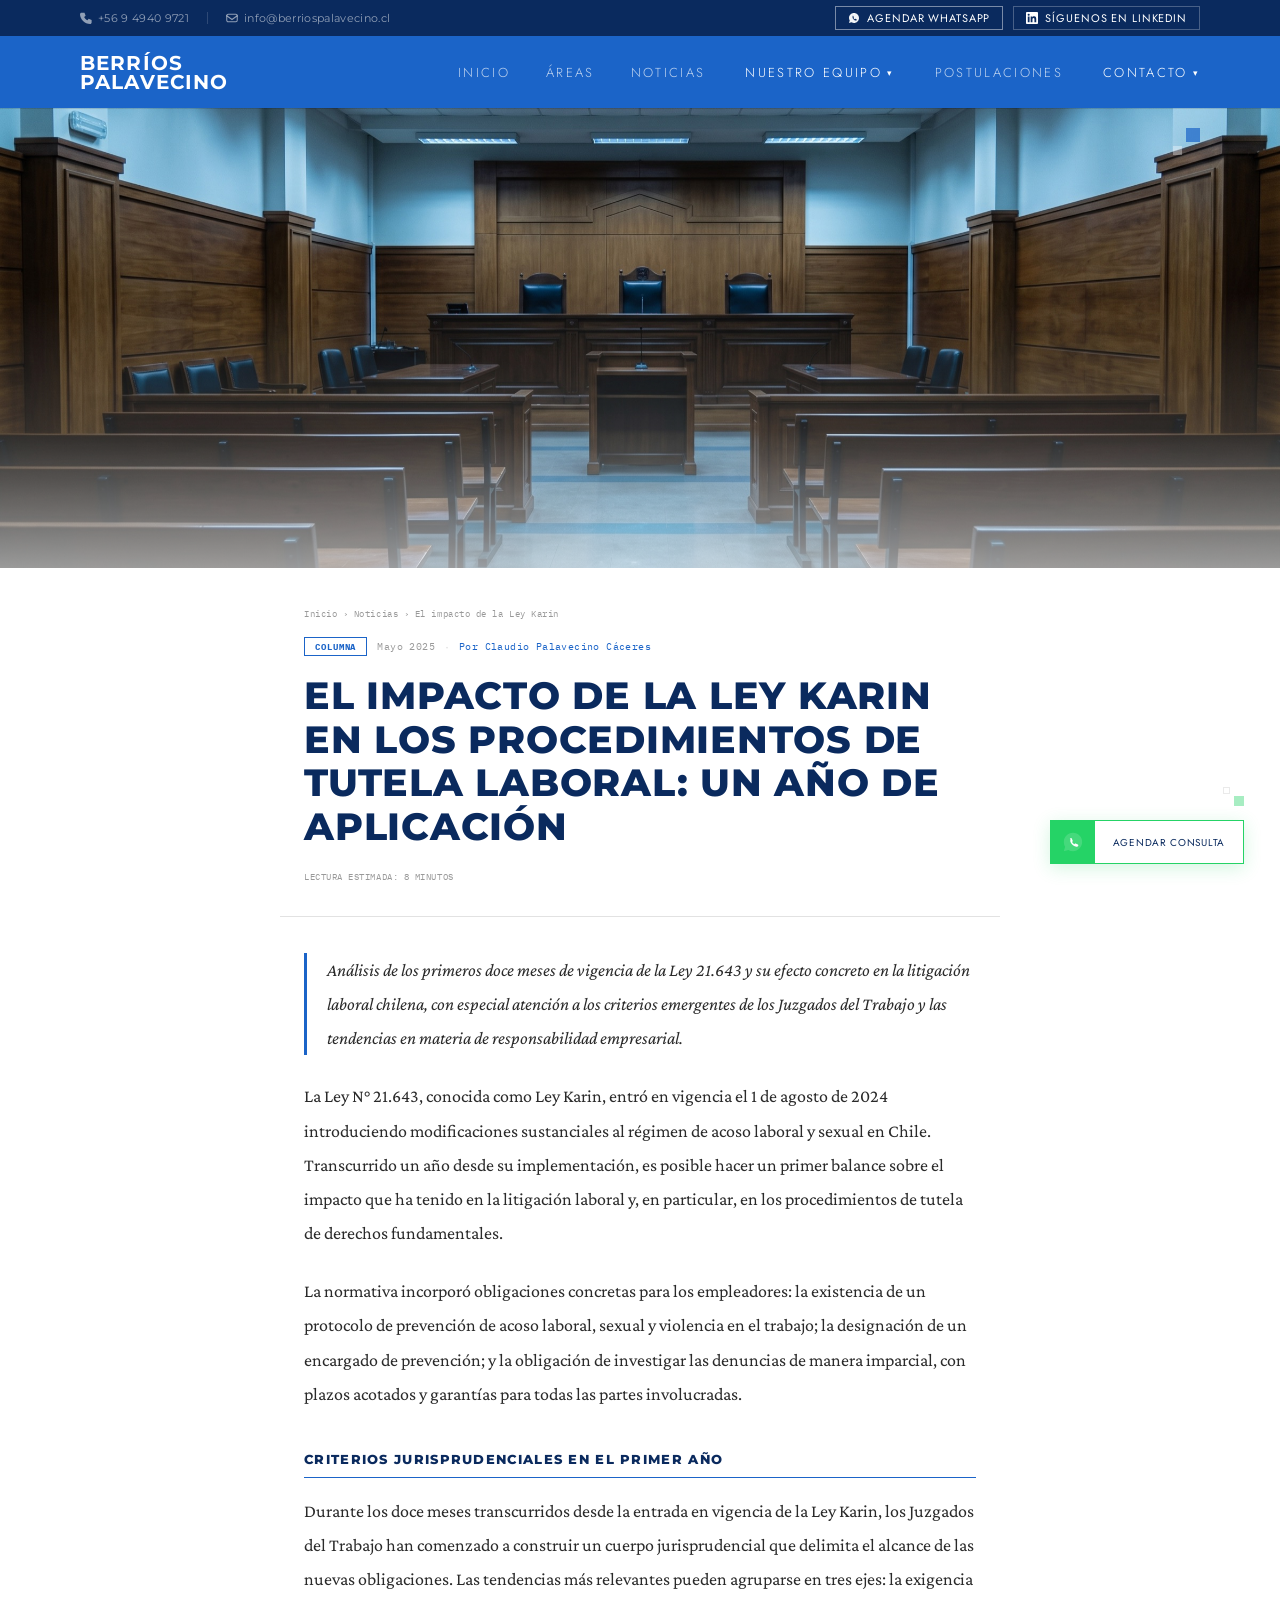
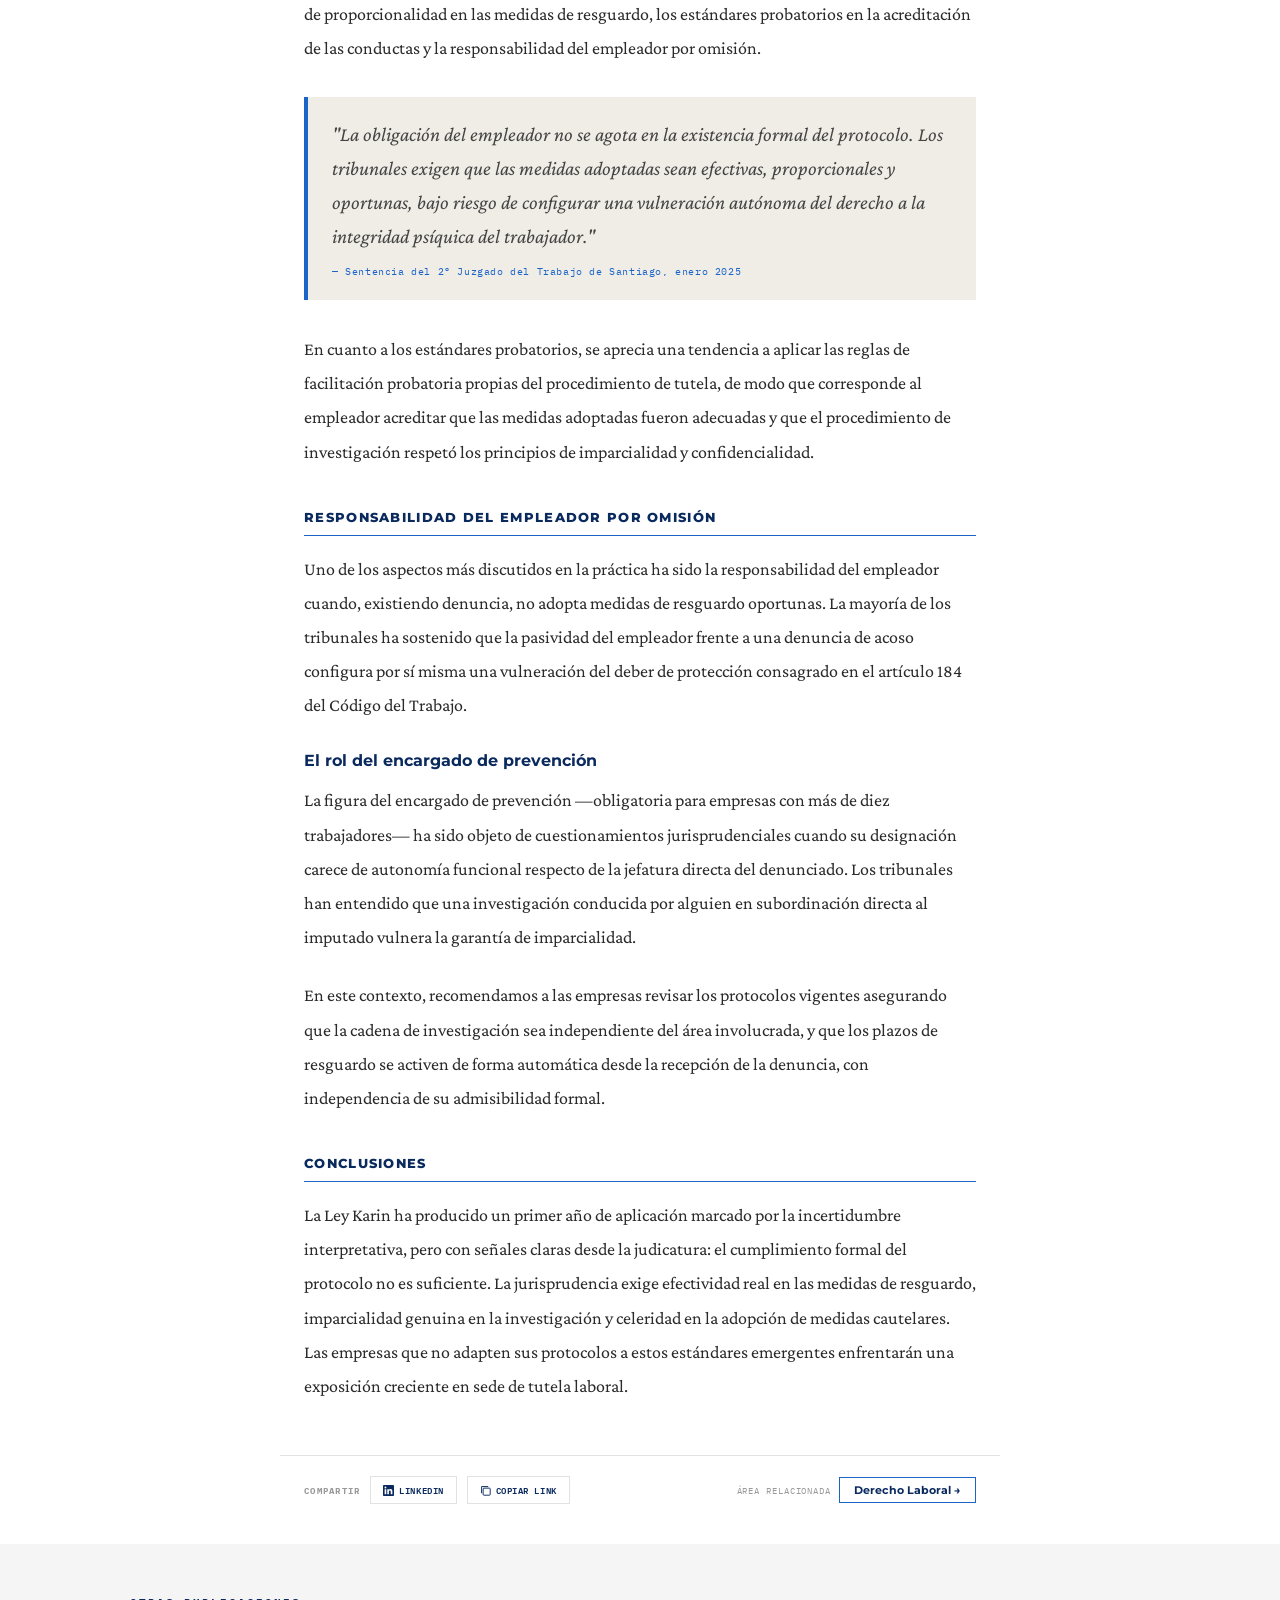
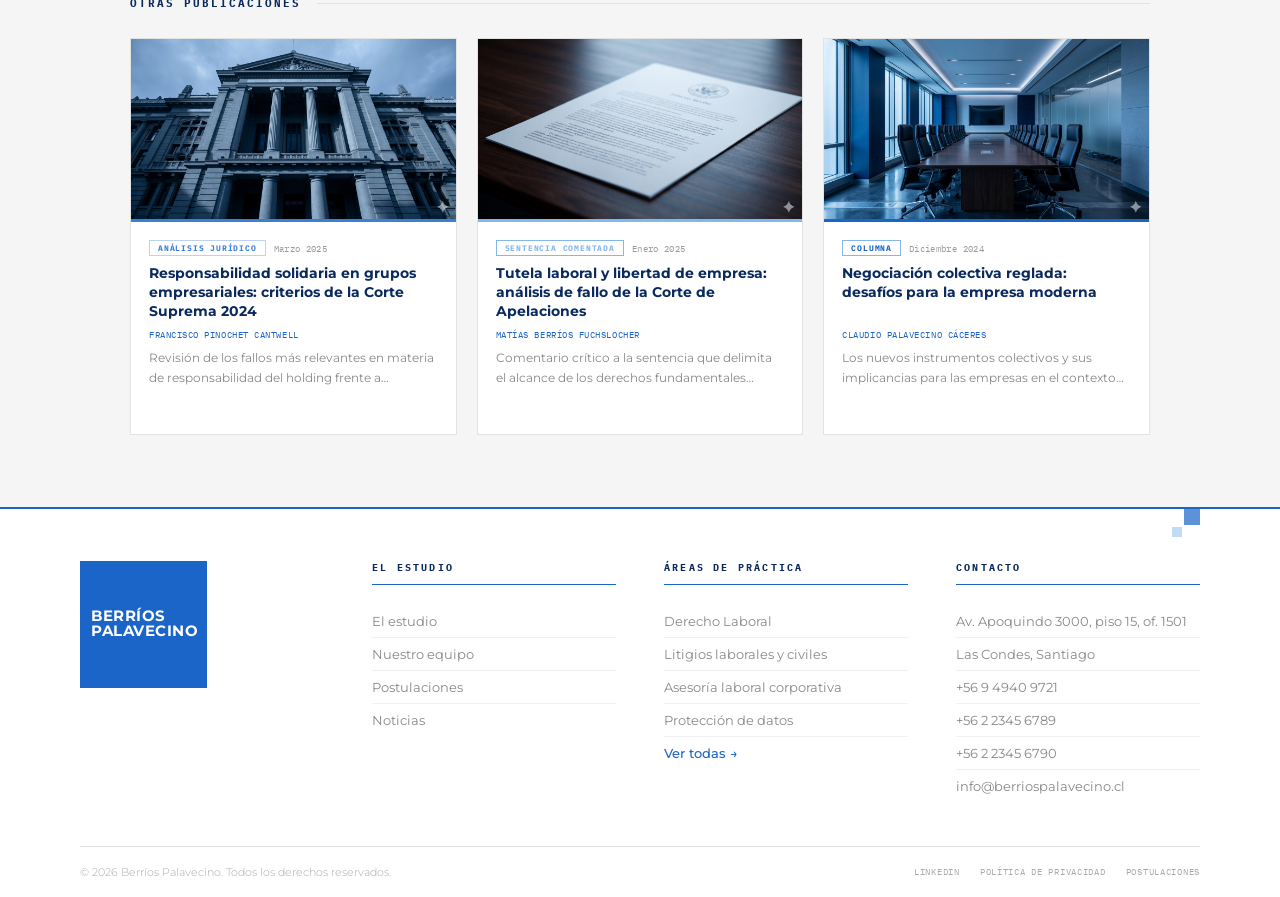
<file: BPP_Noticia_Detalle.html>
<!DOCTYPE html>
<html lang="es">

<head>
  <meta charset="UTF-8">
  <meta name="viewport" content="width=device-width, initial-scale=1.0">
  <script src="assets/components.js"></script>
  <title>El impacto de la Ley Karin — BPP Abogados</title>
  <meta name="description"
    content="Análisis de los primeros doce meses de vigencia de la Ley Karin (Ley 21.643) y su efecto en la litigación laboral chilena, por BPP Abogados.">
  <meta property="og:type" content="article">
  <meta property="og:title" content="El impacto de la Ley Karin — BPP Abogados">
  <meta property="og:description"
    content="Análisis de los primeros doce meses de vigencia de la Ley Karin y su efecto en la litigación laboral chilena.">
  <meta property="og:image" content="assets/noticia-detalle.jpg">
  <link rel="preconnect" href="https://fonts.googleapis.com">
  <link rel="preconnect" href="https://fonts.gstatic.com" crossorigin>
  <link
    href="https://fonts.googleapis.com/css2?family=Crimson+Pro:ital,wght@0,400;0,600;1,400;1,600&family=IBM+Plex+Mono:wght@400;600;700&family=Jost:wght@300;400;500&family=Montserrat:wght@400;500;700;800&display=swap"
    rel="stylesheet">
  <link rel="stylesheet" href="assets/styles.css">
  <style>
body {
      font-family: 'Montserrat', sans-serif;
      background: #fff;
      color: var(--gray-dk);
      overflow-x: hidden;
      padding-top: 108px;
    }

.article-hero {
      width: 100%;
      height: 460px;
      position: relative;
      overflow: hidden;
      background: var(--blue-xdk);
    }

.article-hero img {
      width: 100%;
      height: 100%;
      object-fit: cover;
      object-position: center;
      display: block;
    }

.article-hero-ph {
      width: 100%;
      height: 100%;
      background: linear-gradient(135deg, var(--blue-xdk) 0%, var(--blue-dk) 100%);
      display: flex;
      align-items: center;
      justify-content: center;
    }

.article-hero-ph span {
      font-family: 'IBM Plex Mono', monospace;
      font-size: 10px;
      color: rgba(255, 255, 255, .2);
      letter-spacing: .14em;
      text-transform: uppercase;
    }

.article-hero-overlay {
      position: absolute;
      inset: 0;
      background: linear-gradient(to bottom,
          transparent 40%,
          rgba(255, 255, 255, .15) 70%,
          rgba(255, 255, 255, .6) 100%);
    }

.article-hero-sq1 {
      position: absolute;
      top: 20px;
      right: 80px;
      width: 14px;
      height: 14px;
      background: var(--blue);
      opacity: .7;
      z-index: 2;
    }

.article-hero-sq2 {
      position: absolute;
      top: 38px;
      right: 98px;
      width: 9px;
      height: 9px;
      background: rgba(255, 255, 255, .35);
      z-index: 2;
    }

.article-header {
      max-width: 720px;
      margin: 0 auto;
      padding: 40px 24px 32px;
      border-bottom: .5px solid var(--gray-lt);
    }

.article-breadcrumb {
      font-family: 'IBM Plex Mono', monospace;
      font-size: 9px;
      color: var(--gray-mid);
      letter-spacing: .06em;
      margin-bottom: 18px;
      display: block;
    }

.article-breadcrumb a {
      color: var(--gray-mid);
      text-decoration: none;
      transition: color .2s;
    }

.article-breadcrumb a:hover {
      color: var(--blue);
    }

.article-meta {
      display: flex;
      align-items: center;
      gap: 10px;
      flex-wrap: wrap;
      margin-bottom: 18px;
    }

.article-cat {
      font-family: 'IBM Plex Mono', monospace;
      font-size: 9px;
      font-weight: 700;
      letter-spacing: .1em;
      text-transform: uppercase;
      padding: 3px 10px;
      border: 1.5px solid var(--blue);
      color: var(--blue);
    }

.article-date {
      font-family: 'IBM Plex Mono', monospace;
      font-size: 10px;
      color: var(--gray-mid);
      letter-spacing: .04em;
    }

.article-meta-sep {
      color: var(--gray-lt);
    }

.article-byline {
      font-family: 'IBM Plex Mono', monospace;
      font-size: 10px;
      color: var(--blue);
      letter-spacing: .04em;
    }

.article-title {
      font-size: clamp(24px, 3vw, 38px);
      font-weight: 800;
      color: var(--blue-xdk);
      line-height: 1.15;
      text-transform: uppercase;
      letter-spacing: .02em;
      margin-bottom: 16px;
    }

.article-reading-time {
      font-family: 'IBM Plex Mono', monospace;
      font-size: 9px;
      color: var(--gray-mid);
      letter-spacing: .06em;
      text-transform: uppercase;
    }

.article-body {
      max-width: 720px;
      margin: 0 auto;
      padding: 36px 24px 52px;
    }

.article-lead {
      font-family: 'Crimson Pro', Georgia, serif;
      font-size: 20px;
      font-style: italic;
      color: #333;
      line-height: 1.75;
      margin-bottom: 32px;
      padding-left: 20px;
      border-left: 3px solid var(--blue);
    }

.article-body p {
      font-family: 'Crimson Pro', Georgia, serif;
      font-size: 18px;
      color: #2A2A2A;
      line-height: 1.9;
      margin-bottom: 24px;
    }

.article-body p:last-child {
      margin-bottom: 0;
    }

.article-body h2 {
      font-family: 'Montserrat', sans-serif;
      font-size: 13px;
      font-weight: 800;
      color: var(--blue-xdk);
      text-transform: uppercase;
      letter-spacing: .1em;
      margin: 40px 0 16px;
      padding-bottom: 10px;
      border-bottom: 1.5px solid var(--blue);
    }

.article-body h3 {
      font-family: 'Montserrat', sans-serif;
      font-size: 16px;
      font-weight: 700;
      color: var(--blue-xdk);
      line-height: 1.3;
      margin: 28px 0 12px;
    }

.article-quote {
      background: var(--area-bg);
      border-left: 4px solid var(--blue);
      padding: 20px 24px;
      margin: 32px 0;
      font-family: 'Crimson Pro', Georgia, serif;
      font-size: 20px;
      font-style: italic;
      color: #444;
      line-height: 1.7;
    }

.article-quote cite {
      display: block;
      margin-top: 10px;
      font-family: 'IBM Plex Mono', monospace;
      font-size: 10px;
      font-style: normal;
      color: var(--blue);
      letter-spacing: .06em;
    }

.article-body ul,
    .article-body ol {
      font-family: 'Crimson Pro', Georgia, serif;
      font-size: 18px;
      color: #2A2A2A;
      line-height: 1.9;
      padding-left: 24px;
      margin-bottom: 24px;
    }

.article-body li {
      margin-bottom: 8px;
    }

.article-footer {
      max-width: 720px;
      margin: 0 auto;
      padding: 20px 24px 40px;
      border-top: .5px solid var(--gray-lt);
      display: flex;
      align-items: center;
      justify-content: space-between;
      gap: 20px;
      flex-wrap: wrap;
    }

.article-share {
      display: flex;
      align-items: center;
      gap: 10px;
    }

.article-share-label {
      font-family: 'IBM Plex Mono', monospace;
      font-size: 9px;
      font-weight: 700;
      color: var(--gray-mid);
      letter-spacing: .14em;
      text-transform: uppercase;
    }

.share-btn {
      display: inline-flex;
      align-items: center;
      gap: 5px;
      font-family: 'IBM Plex Mono', monospace;
      font-size: 9px;
      font-weight: 600;
      color: var(--blue-xdk);
      border: 1px solid var(--gray-lt);
      padding: 5px 12px;
      cursor: pointer;
      background: #fff;
      letter-spacing: .06em;
      text-transform: uppercase;
      text-decoration: none;
      transition: all .2s;
    }

.share-btn:hover {
      border-color: var(--blue);
      color: var(--blue);
      background: rgba(27, 100, 200, .05);
    }

.share-btn.copied {
      border-color: #25D366;
      color: #25D366;
    }

.article-area-link {
      display: flex;
      align-items: center;
      gap: 8px;
    }

.article-area-label {
      font-family: 'IBM Plex Mono', monospace;
      font-size: 9px;
      color: var(--gray-mid);
      letter-spacing: .1em;
      text-transform: uppercase;
    }

.article-area-btn {
      display: inline-flex;
      align-items: center;
      gap: 6px;
      font-size: 11px;
      font-weight: 700;
      color: var(--blue-xdk);
      border: 1.5px solid var(--blue);
      padding: 5px 14px;
      text-decoration: none;
      transition: all .2s;
    }

.article-area-btn:hover {
      background: var(--blue);
      color: #fff;
    }

.related-section {
      background: var(--gray-bg);
      padding: 52px 0 72px;
    }

.related-inner {
      max-width: 1180px;
      margin: 0 auto;
      padding: 0 80px;
    }

.related-header {
      display: flex;
      align-items: center;
      gap: 16px;
      margin-bottom: 28px;
    }

.related-label {
      font-family: 'IBM Plex Mono', monospace;
      font-size: 11px;
      font-weight: 700;
      color: var(--blue-xdk);
      letter-spacing: .18em;
      text-transform: uppercase;
      white-space: nowrap;
    }

.related-line {
      flex: 1;
      height: 1px;
      background: var(--gray-lt);
    }

.related-grid {
      display: grid;
      grid-template-columns: repeat(3, 1fr);
      gap: 20px;
    }

.news-card {
      background: #fff;
      border: .5px solid var(--gray-lt);
      display: flex;
      flex-direction: column;
      text-decoration: none;
      opacity: 0;
      transform: translateY(20px);
      transition: opacity .45s ease, transform .45s ease, box-shadow .2s ease;
    }

.news-card.is-visible {
      opacity: 1;
      transform: translateY(0);
    }

.news-card.is-visible:hover {
      transform: translateY(-4px);
      box-shadow: 0 10px 28px rgba(27, 100, 200, .1);
    }

.news-card-img {
      height: 180px;
      overflow: hidden;
      position: relative;
      background: var(--blue-xdk);
      flex-shrink: 0;
    }

.news-card-img img {
      width: 100%;
      height: 100%;
      object-fit: cover;
      display: block;
      transition: transform .4s ease;
    }

.news-card.is-visible:hover .news-card-img img {
      transform: scale(1.05);
    }

.news-card-img-ph {
      width: 100%;
      height: 100%;
      background: linear-gradient(160deg, var(--blue-xdk) 0%, var(--blue-md) 100%);
      display: flex;
      align-items: center;
      justify-content: center;
    }

.news-card-img-ph span {
      font-family: 'IBM Plex Mono', monospace;
      font-size: 9px;
      color: rgba(255, 255, 255, .2);
      letter-spacing: .12em;
      text-transform: uppercase;
    }

.news-card-bar {
      height: 3px;
      flex-shrink: 0;
    }

.cat-columna {
      background: var(--blue);
    }

.cat-analisis {
      background: var(--blue-md);
    }

.cat-sentencia {
      background: var(--blue-lt);
    }

.cat-noticia {
      background: var(--blue-xdk);
    }

.news-card-body {
      padding: 18px 18px 20px;
      display: flex;
      flex-direction: column;
      gap: 8px;
      flex: 1;
    }

.news-card-meta {
      display: flex;
      align-items: center;
      gap: 8px;
    }

.news-card-cat {
      font-family: 'IBM Plex Mono', monospace;
      font-size: 8px;
      font-weight: 700;
      letter-spacing: .1em;
      text-transform: uppercase;
      padding: 2px 8px;
      border: 1px solid;
    }

.cat-tag-columna {
      color: var(--blue);
      border-color: var(--blue-lt);
    }

.cat-tag-analisis {
      color: var(--blue-md);
      border-color: rgba(61, 127, 212, .35);
    }

.cat-tag-sentencia {
      color: var(--blue-lt);
      border-color: var(--blue-lt);
    }

.cat-tag-noticia {
      color: var(--blue-xdk);
      border-color: rgba(10, 42, 94, .3);
    }

.news-card-date {
      font-family: 'IBM Plex Mono', monospace;
      font-size: 9px;
      color: var(--gray-mid);
      letter-spacing: .04em;
    }

.news-card-title {
      font-size: 14px;
      font-weight: 700;
      color: var(--blue-xdk);
      line-height: 1.35;
      flex: 1;
    }

.news-card-author {
      font-family: 'IBM Plex Mono', monospace;
      font-size: 9px;
      color: var(--blue);
      letter-spacing: .06em;
      text-transform: uppercase;
    }

.news-card-excerpt {
      font-size: 12px;
      color: #888;
      line-height: 1.7;
      display: -webkit-box;
      -webkit-line-clamp: 2;
      -webkit-box-orient: vertical;
      overflow: hidden;
    }

.news-card-read {
      font-size: 10px;
      font-weight: 600;
      color: var(--blue);
      letter-spacing: .08em;
      text-transform: uppercase;
      opacity: 0;
      transition: opacity .2s;
      margin-top: auto;
      padding-top: 4px;
    }

.news-card.is-visible:hover .news-card-read {
      opacity: 1;
    }

@media (max-width: 900px)  {
  .related-grid {
        grid-template-columns: repeat(2, 1fr);
      }
}

@media (max-width: 1179px)  {
  .related-inner {
        padding: 0 32px;
      }
.article-hero {
        height: 380px;
      }
}

@media (max-width: 767px)  {
  body {
        padding-top: 96px;
      }
.article-hero {
        height: 240px;
      }
.article-header,
      .article-body,
      .article-footer {
        padding-left: 20px;
        padding-right: 20px;
      }
.article-title {
        font-size: clamp(20px, 5vw, 28px);
      }
.article-lead {
        font-size: 17px;
      }
.article-body p {
        font-size: 16px;
      }
.article-footer {
        flex-direction: column;
        align-items: flex-start;
        gap: 14px;
      }
.related-inner {
        padding: 0 20px;
      }
.related-grid {
        grid-template-columns: 1fr;
      }
}
  </style>
</head>

<body>

  <!-- TOPBAR -->
  <bpp-topbar></bpp-topbar>

  <!-- NAV -->
  <bpp-nav></bpp-nav>

  <!-- IMAGEN FULL-WIDTH -->
  <div class="article-hero">
    <img src="assets/noticia-detalle.jpg" alt="El impacto de la Ley Karin"
      onerror="this.style.display='none';this.nextElementSibling.style.display='flex'">
    <div class="article-hero-ph" style="display:none"><span>imagen del artículo</span></div>
    <div class="article-hero-overlay"></div>
    <div class="article-hero-sq1"></div>
    <div class="article-hero-sq2"></div>
  </div>

  <!-- CABECERA -->
  <header class="article-header">
    <span class="article-breadcrumb">
      <a href="./index.html">Inicio</a> ›
      <a href="./BPP_Noticias.html">Noticias</a> ›
      El impacto de la Ley Karin
    </span>
    <div class="article-meta">
      <span class="article-cat">Columna</span>
      <span class="article-date">Mayo 2025</span>
      <span class="article-meta-sep">·</span>
      <span class="article-byline">Por Claudio Palavecino Cáceres</span>
    </div>
    <h1 class="article-title">El impacto de la Ley Karin en los procedimientos de tutela laboral: un año de aplicación
    </h1>
    <span class="article-reading-time">Lectura estimada: 8 minutos</span>
  </header>

  <!-- CUERPO DEL ARTÍCULO -->
  <article class="article-body">

    <p class="article-lead">
      Análisis de los primeros doce meses de vigencia de la Ley 21.643 y su efecto concreto en la litigación laboral
      chilena, con especial atención a los criterios emergentes de los Juzgados del Trabajo y las tendencias en materia
      de responsabilidad empresarial.
    </p>

    <p>
      La Ley N° 21.643, conocida como Ley Karin, entró en vigencia el 1 de agosto de 2024 introduciendo modificaciones
      sustanciales al régimen de acoso laboral y sexual en Chile. Transcurrido un año desde su implementación, es
      posible hacer un primer balance sobre el impacto que ha tenido en la litigación laboral y, en particular, en los
      procedimientos de tutela de derechos fundamentales.
    </p>

    <p>
      La normativa incorporó obligaciones concretas para los empleadores: la existencia de un protocolo de prevención de
      acoso laboral, sexual y violencia en el trabajo; la designación de un encargado de prevención; y la obligación de
      investigar las denuncias de manera imparcial, con plazos acotados y garantías para todas las partes involucradas.
    </p>

    <h2>Criterios jurisprudenciales en el primer año</h2>

    <p>
      Durante los doce meses transcurridos desde la entrada en vigencia de la Ley Karin, los Juzgados del Trabajo han
      comenzado a construir un cuerpo jurisprudencial que delimita el alcance de las nuevas obligaciones. Las tendencias
      más relevantes pueden agruparse en tres ejes: la exigencia de proporcionalidad en las medidas de resguardo, los
      estándares probatorios en la acreditación de las conductas y la responsabilidad del empleador por omisión.
    </p>

    <blockquote class="article-quote">
      "La obligación del empleador no se agota en la existencia formal del protocolo. Los tribunales exigen que las
      medidas adoptadas sean efectivas, proporcionales y oportunas, bajo riesgo de configurar una vulneración autónoma
      del derecho a la integridad psíquica del trabajador."
      <cite>— Sentencia del 2° Juzgado del Trabajo de Santiago, enero 2025</cite>
    </blockquote>

    <p>
      En cuanto a los estándares probatorios, se aprecia una tendencia a aplicar las reglas de facilitación probatoria
      propias del procedimiento de tutela, de modo que corresponde al empleador acreditar que las medidas adoptadas
      fueron adecuadas y que el procedimiento de investigación respetó los principios de imparcialidad y
      confidencialidad.
    </p>

    <h2>Responsabilidad del empleador por omisión</h2>

    <p>
      Uno de los aspectos más discutidos en la práctica ha sido la responsabilidad del empleador cuando, existiendo
      denuncia, no adopta medidas de resguardo oportunas. La mayoría de los tribunales ha sostenido que la pasividad del
      empleador frente a una denuncia de acoso configura por sí misma una vulneración del deber de protección consagrado
      en el artículo 184 del Código del Trabajo.
    </p>

    <h3>El rol del encargado de prevención</h3>

    <p>
      La figura del encargado de prevención —obligatoria para empresas con más de diez trabajadores— ha sido objeto de
      cuestionamientos jurisprudenciales cuando su designación carece de autonomía funcional respecto de la jefatura
      directa del denunciado. Los tribunales han entendido que una investigación conducida por alguien en subordinación
      directa al imputado vulnera la garantía de imparcialidad.
    </p>

    <p>
      En este contexto, recomendamos a las empresas revisar los protocolos vigentes asegurando que la cadena de
      investigación sea independiente del área involucrada, y que los plazos de resguardo se activen de forma automática
      desde la recepción de la denuncia, con independencia de su admisibilidad formal.
    </p>

    <h2>Conclusiones</h2>

    <p>
      La Ley Karin ha producido un primer año de aplicación marcado por la incertidumbre interpretativa, pero con
      señales claras desde la judicatura: el cumplimiento formal del protocolo no es suficiente. La jurisprudencia exige
      efectividad real en las medidas de resguardo, imparcialidad genuina en la investigación y celeridad en la adopción
      de medidas cautelares. Las empresas que no adapten sus protocolos a estos estándares emergentes enfrentarán una
      exposición creciente en sede de tutela laboral.
    </p>

  </article>

  <!-- PIE DEL ARTÍCULO -->
  <div class="article-footer">
    <div class="article-share">
      <span class="article-share-label">Compartir</span>
      <a href="https://www.linkedin.com/shareArticle?url=https://bppabogados.cl/noticias/ley-karin" class="share-btn"
        target="_blank" rel="noopener">
        <svg width="11" height="11" viewBox="0 0 24 24" fill="currentColor">
          <path
            d="M20.45 20.45h-3.56v-5.57c0-1.33-.03-3.04-1.85-3.04-1.86 0-2.14 1.45-2.14 2.95v5.66H9.35V9h3.41v1.56h.05c.48-.9 1.64-1.85 3.37-1.85 3.6 0 4.27 2.37 4.27 5.45v6.29zM5.34 7.43a2.06 2.06 0 110-4.13 2.06 2.06 0 010 4.13zm1.78 13.02H3.56V9h3.56v11.45zM22.22 0H1.77C.79 0 0 .77 0 1.72v20.56C0 23.23.79 24 1.77 24h20.45c.98 0 1.78-.77 1.78-1.72V1.72C24 .77 23.2 0 22.22 0z" />
        </svg>
        LinkedIn
      </a>
      <button class="share-btn" id="copy-link-btn" onclick="copyLink()">
        <svg width="11" height="11" viewBox="0 0 14 14" fill="none">
          <rect x="4" y="4" width="9" height="9" rx="1" stroke="currentColor" stroke-width="1.2" />
          <path d="M2 10V2h8" stroke="currentColor" stroke-width="1.2" stroke-linecap="round" />
        </svg>
        Copiar link
      </button>
    </div>
    <div class="article-area-link">
      <span class="article-area-label">Área relacionada</span>
      <a href="./BPP_Area_Detalle.html" class="article-area-btn">
        Derecho Laboral →
      </a>
    </div>
  </div>

  <!-- NOTICIAS RELACIONADAS -->
  <section class="related-section">
    <div class="related-inner">
      <div class="related-header">
        <span class="related-label">Otras publicaciones</span>
        <div class="related-line"></div>
      </div>
      <div class="related-grid">

        <a href="./BPP_Noticia_Detalle.html" class="news-card">
          <div class="news-card-img">
            <img src="assets/noticia-02.jpg" alt="Responsabilidad solidaria en grupos empresariales: criterios de la Corte Suprema 2024" loading="lazy"
              onerror="this.style.display='none';this.nextElementSibling.style.display='flex'">
            <div class="news-card-img-ph" style="display:none"><span>imagen</span></div>
          </div>
          <div class="news-card-bar cat-analisis"></div>
          <div class="news-card-body">
            <div class="news-card-meta">
              <span class="news-card-cat cat-tag-analisis">Análisis jurídico</span>
              <span class="news-card-date">Marzo 2025</span>
            </div>
            <div class="news-card-title">Responsabilidad solidaria en grupos empresariales: criterios de la Corte
              Suprema 2024</div>
            <div class="news-card-author">Francisco Pinochet Cantwell</div>
            <div class="news-card-excerpt">Revisión de los fallos más relevantes en materia de responsabilidad del
              holding frente a obligaciones laborales de filiales.</div>
            <span class="news-card-read">Leer →</span>
          </div>
        </a>

        <a href="./BPP_Noticia_Detalle.html" class="news-card">
          <div class="news-card-img">
            <img src="assets/noticia-03.jpg" alt="Tutela laboral y libertad de empresa: análisis de fallo de la Corte de Apelaciones" loading="lazy"
              onerror="this.style.display='none';this.nextElementSibling.style.display='flex'">
            <div class="news-card-img-ph" style="display:none"><span>imagen</span></div>
          </div>
          <div class="news-card-bar cat-sentencia"></div>
          <div class="news-card-body">
            <div class="news-card-meta">
              <span class="news-card-cat cat-tag-sentencia">Sentencia comentada</span>
              <span class="news-card-date">Enero 2025</span>
            </div>
            <div class="news-card-title">Tutela laboral y libertad de empresa: análisis de fallo de la Corte de
              Apelaciones</div>
            <div class="news-card-author">Matías Berríos Fuchslocher</div>
            <div class="news-card-excerpt">Comentario crítico a la sentencia que delimita el alcance de los derechos
              fundamentales frente a las facultades disciplinarias.</div>
            <span class="news-card-read">Leer →</span>
          </div>
        </a>

        <a href="./BPP_Noticia_Detalle.html" class="news-card">
          <div class="news-card-img">
            <img src="assets/noticia-04.jpg" alt="Negociación colectiva reglada: desafíos para la empresa moderna" loading="lazy"
              onerror="this.style.display='none';this.nextElementSibling.style.display='flex'">
            <div class="news-card-img-ph" style="display:none"><span>imagen</span></div>
          </div>
          <div class="news-card-bar cat-columna"></div>
          <div class="news-card-body">
            <div class="news-card-meta">
              <span class="news-card-cat cat-tag-columna">Columna</span>
              <span class="news-card-date">Diciembre 2024</span>
            </div>
            <div class="news-card-title">Negociación colectiva reglada: desafíos para la empresa moderna</div>
            <div class="news-card-author">Claudio Palavecino Cáceres</div>
            <div class="news-card-excerpt">Los nuevos instrumentos colectivos y sus implicancias para las empresas en el
              contexto de la reforma laboral.</div>
            <span class="news-card-read">Leer →</span>
          </div>
        </a>

      </div>
    </div>
  </section>

  <!-- FOOTER -->
  <bpp-footer></bpp-footer>

  <!-- FAB WHATSAPP -->
  <bpp-fab></bpp-fab>

  <script>
    /* ── COPIAR LINK ── */
    function copyLink() {
      const btn = document.getElementById('copy-link-btn');
      navigator.clipboard.writeText(window.location.href).then(() => {
        btn.classList.add('copied');
        btn.innerHTML = '<svg width="11" height="11" viewBox="0 0 14 14" fill="none"><path d="M2 7l4 4 6-6" stroke="currentColor" stroke-width="1.5" stroke-linecap="round" stroke-linejoin="round"/></svg> ¡Copiado!';
        setTimeout(() => {
          btn.classList.remove('copied');
          btn.innerHTML = '<svg width="11" height="11" viewBox="0 0 14 14" fill="none"><rect x="4" y="4" width="9" height="9" rx="1" stroke="currentColor" stroke-width="1.2"/><path d="M2 10V2h8" stroke="currentColor" stroke-width="1.2" stroke-linecap="round"/></svg> Copiar link';
        }, 2500);
      });
    }

    /* ── ANIMACIÓN NOTICIAS RELACIONADAS ── */
    (function () {
      const obs = new IntersectionObserver((entries) => {
        entries.forEach(entry => {
          if (entry.isIntersecting) {
            entry.target.classList.add('is-visible');
            obs.unobserve(entry.target);
          }
        });
      }, { threshold: 0.1 });

      document.querySelectorAll('.news-card').forEach((card, i) => {
        card.style.transitionDelay = `${i * 80}ms`;
        obs.observe(card);
      });
    })();
  </script>
</body>

</html>
</file>
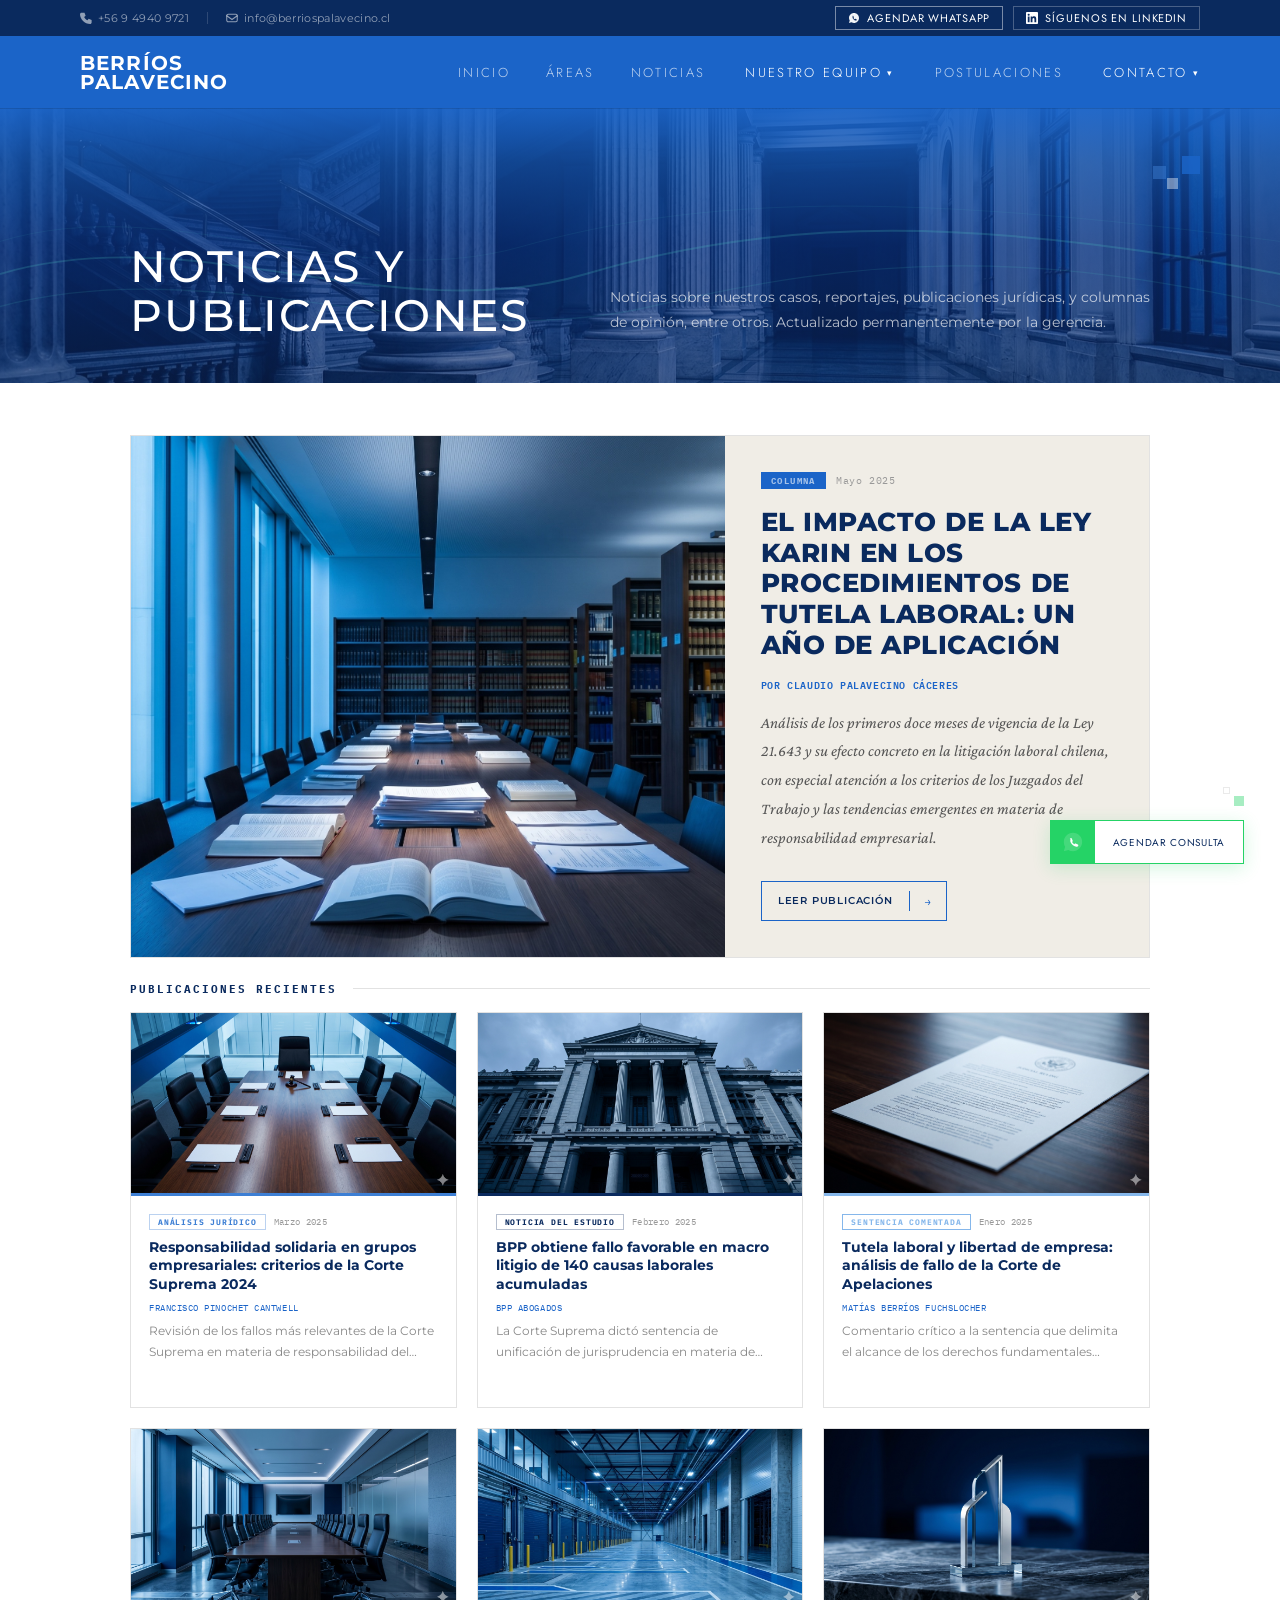
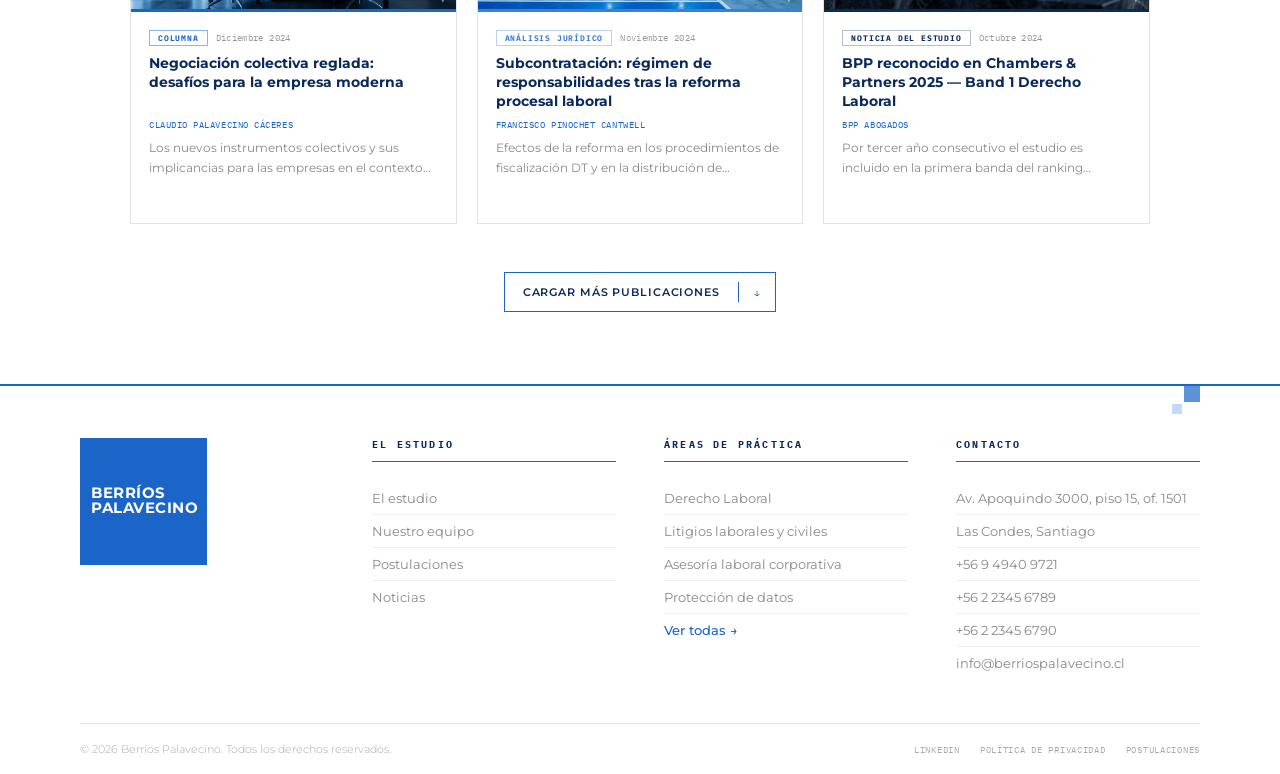
<file: BPP_Noticias.html>
<!DOCTYPE html>
<html lang="es">

<head>
  <meta charset="UTF-8">
  <meta name="viewport" content="width=device-width, initial-scale=1.0">
  <script src="assets/components.js"></script>
  <title>Publicaciones & Noticias — BPP Abogados</title>
  <meta name="description"
    content="Noticias sobre nuestros casos, reportajes, publicaciones jurídicas y columnas de opinión, entre otros. Actualizado permanentemente por la gerencia de BPP Abogados.">
  <meta property="og:type" content="website">
  <meta property="og:title" content="Publicaciones & Noticias — BPP Abogados">
  <meta property="og:description"
    content="Noticias sobre nuestros casos, reportajes, publicaciones jurídicas y columnas de opinión, entre otros.">
  <meta property="og:image" content="assets/noticia-destacada.jpg">
  <link rel="preconnect" href="https://fonts.googleapis.com">
  <link rel="preconnect" href="https://fonts.gstatic.com" crossorigin>
  <link
    href="https://fonts.googleapis.com/css2?family=Crimson+Pro:ital,wght@0,400;0,600;1,400&family=IBM+Plex+Mono:wght@400;600;700&family=Jost:wght@300;400;500&family=Montserrat:wght@400;500;700;800&display=swap"
    rel="stylesheet">
  <link rel="stylesheet" href="assets/styles.css">
  <style>
body {
      font-family: 'Montserrat', sans-serif;
      background: var(--gray-bg);
      color: var(--gray-dk);
      overflow-x: hidden;
      padding-top: 108px;
    }

.section-hero {
      height: 275px;
      background: var(--blue-xdk);
      position: relative;
      overflow: hidden;
      display: flex;
      align-items: flex-end;
    }

.sh-img {
      position: absolute;
      inset: 0;
      background-image: url('assets/BPP_Areas_Hero.jpg');
      background-size: cover;
      background-position: center;
    }

.sh-overlay {
      position: absolute;
      inset: 0;
      background: linear-gradient(180deg,
          rgba(27, 100, 200, .95) 0%,
          rgba(20, 80, 168, .82) 20%,
          rgba(10, 50, 130, .72) 50%,
          rgba(10, 40, 100, .62) 100%);
    }

.sh-wave {
      position: absolute;
      inset: 0;
      opacity: .2;
      pointer-events: none;
    }

.sh-sq1 {
      position: absolute;
      top: 48px;
      right: 80px;
      width: 18px;
      height: 18px;
      background: var(--blue);
      opacity: .85;
      z-index: 3;
    }

.sh-sq2 {
      position: absolute;
      top: 70px;
      right: 102px;
      width: 11px;
      height: 11px;
      background: rgba(255, 255, 255, .4);
      z-index: 3;
    }

.sh-sq3 {
      position: absolute;
      top: 58px;
      right: 114px;
      width: 13px;
      height: 13px;
      background: var(--blue-md);
      opacity: .5;
      z-index: 3;
    }

.sh-inner {
      position: relative;
      z-index: 4;
      width: 100%;
      max-width: 1180px;
      margin: 0 auto;
      padding: 0 80px 44px;
      display: flex;
      align-items: flex-end;
      gap: 80px;
    }

.sh-left {
      flex: 0 0 400px;
    }

.sh-title {
      font-size: clamp(32px, 4vw, 44px);
      font-weight: 500;
      color: #fff;
      line-height: 1.1;
      text-transform: uppercase;
      letter-spacing: .04em;
    }

.sh-right {
      flex: 1;
      padding-bottom: 4px;
    }

.sh-desc {
      font-size: 14px;
      color: rgba(255, 255, 255, .7);
      line-height: 1.8;
    }

.news-section {
      background: #fff;
      padding: 52px 0 72px;
    }

.news-inner {
      max-width: 1180px;
      margin: 0 auto;
      padding: 0 80px;
    }

.featured-block {
      display: grid;
      grid-template-columns: 1.4fr 1fr;
      gap: 0;
      margin-bottom: 24px;
      border: .5px solid var(--gray-lt);
    }

.featured-img {
      position: relative;
      overflow: hidden;
      min-height: 360px;
      background: var(--blue-xdk);
    }

.featured-img img {
      width: 100%;
      height: 100%;
      object-fit: cover;
      object-position: center;
      display: block;
      transition: transform .4s ease;
    }

.featured-block:hover .featured-img img {
      transform: scale(1.03);
    }

.featured-img-ph {
      width: 100%;
      height: 100%;
      min-height: 360px;
      background: linear-gradient(160deg, var(--blue-xdk) 0%, var(--blue-dk) 100%);
      display: flex;
      align-items: center;
      justify-content: center;
    }

.featured-img-ph span {
      font-family: 'IBM Plex Mono', monospace;
      font-size: 9px;
      color: rgba(255, 255, 255, .25);
      letter-spacing: .14em;
      text-transform: uppercase;
    }

.featured-content {
      padding: 36px 36px 36px;
      background: var(--area-bg);
      display: flex;
      flex-direction: column;
      justify-content: space-between;
    }

.featured-label {
      display: flex;
      align-items: center;
      gap: 10px;
      margin-bottom: 18px;
    }

.feat-eyebrow {
      font-family: 'IBM Plex Mono', monospace;
      font-size: 9px;
      font-weight: 700;
      color: rgba(255, 255, 255, .6);
      letter-spacing: .16em;
      text-transform: uppercase;
      background: var(--blue);
      padding: 3px 10px;
    }

.feat-eyebrow-light {
      font-family: 'IBM Plex Mono', monospace;
      font-size: 9px;
      font-weight: 700;
      letter-spacing: .16em;
      text-transform: uppercase;
      padding: 3px 0;
    }

.featured-date {
      font-family: 'IBM Plex Mono', monospace;
      font-size: 10px;
      color: var(--gray-mid);
      letter-spacing: .06em;
    }

.featured-title {
      font-size: clamp(18px, 2vw, 26px);
      font-weight: 800;
      color: var(--blue-xdk);
      line-height: 1.2;
      text-transform: uppercase;
      letter-spacing: .02em;
      margin-bottom: 14px;
    }

.featured-author {
      font-family: 'IBM Plex Mono', monospace;
      font-size: 10px;
      font-weight: 600;
      color: var(--blue);
      letter-spacing: .06em;
      text-transform: uppercase;
      margin-bottom: 16px;
    }

.featured-excerpt {
      font-family: 'Crimson Pro', Georgia, serif;
      font-size: 16px;
      font-style: italic;
      color: #555;
      line-height: 1.8;
      margin-bottom: 28px;
      flex: 1;
    }

.featured-cta {
      display: inline-flex;
      align-items: center;
      border: 1.5px solid var(--blue);
      height: 40px;
      text-decoration: none;
      background: transparent;
      transition: background .2s;
      align-self: flex-start;
    }

.featured-cta:hover {
      background: var(--blue);
    }

.featured-cta:hover .fcta-label {
      color: #fff;
    }

.featured-cta:hover .fcta-div {
      background: rgba(255, 255, 255, .4);
    }

.featured-cta:hover .fcta-arrow {
      color: #fff;
    }

.fcta-label {
      font-size: 10px;
      font-weight: 600;
      color: var(--blue-xdk);
      padding: 0 16px;
      letter-spacing: .08em;
      text-transform: uppercase;
      transition: color .2s;
    }

.fcta-div {
      width: 1.5px;
      height: 20px;
      background: var(--blue);
      transition: background .2s;
    }

.fcta-arrow {
      font-size: 13px;
      color: var(--blue);
      padding: 0 14px;
      transition: color .2s;
    }

.section-divider {
      display: flex;
      align-items: center;
      gap: 16px;
      margin-bottom: 16px;
    }

.section-divider-label {
      font-family: 'IBM Plex Mono', monospace;
      font-size: 11px;
      font-weight: 700;
      color: var(--blue-xdk);
      letter-spacing: .18em;
      text-transform: uppercase;
      white-space: nowrap;
    }

.section-divider-line {
      flex: 1;
      height: 1px;
      background: var(--gray-lt);
    }

.news-grid {
      display: grid;
      grid-template-columns: repeat(3, 1fr);
      gap: 20px;
    }

.news-card {
      background: #fff;
      border: .5px solid var(--gray-lt);
      display: flex;
      flex-direction: column;
      text-decoration: none;
      transition: transform .2s ease, box-shadow .2s ease;
      opacity: 0;
      transform: translateY(20px);
      transition: opacity .45s ease, transform .45s ease, box-shadow .2s ease;
    }

.news-card.is-visible {
      opacity: 1;
      transform: translateY(0);
    }

.news-card.is-visible:hover {
      transform: translateY(-4px);
      box-shadow: 0 10px 28px rgba(27, 100, 200, .1);
    }

.news-card-img {
      height: 180px;
      overflow: hidden;
      position: relative;
      background: var(--blue-xdk);
      flex-shrink: 0;
    }

.news-card-img img {
      width: 100%;
      height: 100%;
      object-fit: cover;
      object-position: center;
      display: block;
      transition: transform .4s ease;
    }

.news-card.is-visible:hover .news-card-img img {
      transform: scale(1.05);
    }

.news-card-img-ph {
      width: 100%;
      height: 100%;
      background: linear-gradient(160deg, var(--blue-xdk) 0%, var(--blue-md) 100%);
      display: flex;
      align-items: center;
      justify-content: center;
    }

.news-card-img-ph span {
      font-family: 'IBM Plex Mono', monospace;
      font-size: 9px;
      color: rgba(255, 255, 255, .2);
      letter-spacing: .12em;
      text-transform: uppercase;
    }

.news-card-bar {
      height: 3px;
      flex-shrink: 0;
    }

.cat-columna {
      background: var(--blue);
    }

.cat-analisis {
      background: var(--blue-md);
    }

.cat-sentencia {
      background: var(--blue-lt);
    }

.cat-noticia {
      background: var(--blue-xdk);
    }

.news-card-body {
      padding: 18px 18px 20px;
      display: flex;
      flex-direction: column;
      gap: 8px;
      flex: 1;
    }

.news-card-meta {
      display: flex;
      align-items: center;
      gap: 8px;
    }

.news-card-cat {
      font-family: 'IBM Plex Mono', monospace;
      font-size: 8px;
      font-weight: 700;
      letter-spacing: .1em;
      text-transform: uppercase;
      padding: 2px 8px;
      border: 1px solid;
    }

.cat-tag-columna {
      color: var(--blue);
      border-color: var(--blue-lt);
    }

.cat-tag-analisis {
      color: var(--blue-md);
      border-color: rgba(61, 127, 212, .35);
    }

.cat-tag-sentencia {
      color: var(--blue-lt);
      border-color: var(--blue-lt);
    }

.cat-tag-noticia {
      color: var(--blue-xdk);
      border-color: rgba(10, 42, 94, .3);
    }

.news-card-date {
      font-family: 'IBM Plex Mono', monospace;
      font-size: 9px;
      color: var(--gray-mid);
      letter-spacing: .04em;
    }

.news-card-title {
      font-size: 14px;
      font-weight: 700;
      color: var(--blue-xdk);
      line-height: 1.35;
      flex: 1;
    }

.news-card-author {
      font-family: 'IBM Plex Mono', monospace;
      font-size: 9px;
      color: var(--blue);
      letter-spacing: .06em;
      text-transform: uppercase;
    }

.news-card-excerpt {
      font-size: 12px;
      color: #888;
      line-height: 1.7;
      display: -webkit-box;
      -webkit-line-clamp: 2;
      -webkit-box-orient: vertical;
      overflow: hidden;
    }

.news-card-read {
      font-size: 10px;
      font-weight: 600;
      color: var(--blue);
      letter-spacing: .08em;
      text-transform: uppercase;
      opacity: 0;
      transition: opacity .2s;
      margin-top: auto;
      padding-top: 4px;
    }

.news-card.is-visible:hover .news-card-read {
      opacity: 1;
    }

.load-more-wrap {
      display: flex;
      justify-content: center;
      margin-top: 48px;
    }

.load-more-btn {
      display: inline-flex;
      align-items: center;
      border: 1.5px solid var(--blue);
      height: 40px;
      background: transparent;
      cursor: pointer;
      transition: background .2s;
      font-family: 'Montserrat', sans-serif;
    }

.load-more-btn:hover {
      background: var(--blue);
    }

.load-more-btn:hover .lm-label {
      color: #fff;
    }

.load-more-btn:hover .lm-div {
      background: rgba(255, 255, 255, .4);
    }

.load-more-btn:hover .lm-arrow {
      color: #fff;
    }

.lm-label {
      font-size: 11px;
      font-weight: 600;
      color: var(--blue-xdk);
      padding: 0 18px;
      letter-spacing: .08em;
      text-transform: uppercase;
      transition: color .2s;
    }

.lm-div {
      width: 1.5px;
      height: 20px;
      background: var(--blue);
      transition: background .2s;
    }

.lm-arrow {
      font-size: 13px;
      color: var(--blue);
      padding: 0 14px;
      transition: color .2s;
    }

.load-more-btn.loading .lm-label {
      color: var(--gray-mid);
    }

.load-more-btn.all-loaded {
      display: none;
    }

@media (max-width: 900px)  {
  .news-grid {
        grid-template-columns: repeat(2, 1fr);
      }
}

@media (max-width: 1179px)  {
  .sh-inner {
        padding: 0 32px 36px;
        gap: 48px;
      }
.news-inner {
        padding: 0 32px;
      }
.featured-block {
        grid-template-columns: 1fr 1fr;
      }
}

@media (max-width: 767px)  {
  body {
        padding-top: 96px;
      }
.section-hero {
        height: auto;
        min-height: 240px;
      }
.sh-inner {
        flex-direction: column;
        gap: 16px;
        padding: 0 20px 28px;
      }
.sh-left {
        flex: none;
      }
.sh-title {
        font-size: clamp(24px, 6vw, 36px);
      }
.news-inner {
        padding: 0 20px;
      }
.featured-block {
        grid-template-columns: 1fr;
      }
.featured-img {
        min-height: 220px;
      }
.news-grid {
        grid-template-columns: 1fr;
        gap: 14px;
      }
}
  </style>
</head>

<body>

  <!-- TOPBAR -->
  <bpp-topbar></bpp-topbar>

  <!-- NAV -->
  <bpp-nav></bpp-nav>

  <!-- HERO -->
  <section class="section-hero">
    <div class="sh-img"></div>
    <div class="sh-overlay"></div>
    <svg class="sh-wave" viewBox="0 0 1180 306" preserveAspectRatio="none" xmlns="http://www.w3.org/2000/svg">
      <path d="M0,153 C180,100 360,206 540,153 S900,100 1180,153" stroke="#4ECDC4" stroke-width="1.8" fill="none" />
      <path d="M0,183 C200,130 400,230 600,183 S950,130 1180,183" stroke="#4ECDC4" stroke-width="1.2" fill="none"
        opacity=".6" />
      <path d="M0,123 C160,75 320,173 480,128 S820,75 1180,123" stroke="#4ECDC4" stroke-width=".9" fill="none"
        opacity=".4" />
    </svg>
    <div class="sh-sq1"></div>
    <div class="sh-sq2"></div>
    <div class="sh-sq3"></div>
    <div class="sh-inner">
      <div class="sh-left">
        <h1 class="sh-title">Noticias y<br>Publicaciones</h1>
      </div>
      <div class="sh-right">
        <p class="sh-desc">Noticias sobre nuestros casos, reportajes, publicaciones jurídicas, y columnas de opinión,
          entre otros. Actualizado permanentemente por la gerencia.</p>
      </div>
    </div>
  </section>

  <!-- SECCIÓN PRINCIPAL -->
  <section class="news-section">
    <div class="news-inner">

      <!-- NOTICIA DESTACADA -->
      <div class="featured-block">
        <div class="featured-img">
          <img src="assets/noticia-destacada.jpg" alt="El impacto de la Ley Karin"
            onerror="this.style.display='none';this.nextElementSibling.style.display='flex'">
          <div class="featured-img-ph" style="display:none"><span>imagen destacada</span></div>
        </div>
        <div class="featured-content">
          <div>
            <div class="featured-label">
              <span class="feat-eyebrow">Columna</span>
              <span class="featured-date">Mayo 2025</span>
            </div>
            <h2 class="featured-title">El impacto de la Ley Karin en los procedimientos de tutela laboral: un año de
              aplicación</h2>
            <div class="featured-author">Por Claudio Palavecino Cáceres</div>
            <p class="featured-excerpt">Análisis de los primeros doce meses de vigencia de la Ley 21.643 y su efecto
              concreto en la litigación laboral chilena, con especial atención a los criterios de los Juzgados del
              Trabajo y las tendencias emergentes en materia de responsabilidad empresarial.</p>
          </div>
          <a href="./BPP_Noticia_Detalle.html" class="featured-cta">
            <span class="fcta-label">Leer publicación</span>
            <span class="fcta-div"></span>
            <span class="fcta-arrow">→</span>
          </a>
        </div>
      </div>

      <!-- SEPARADOR -->
      <div class="section-divider">
        <span class="section-divider-label">Publicaciones recientes</span>
        <div class="section-divider-line"></div>
      </div>

      <!-- GRILLA DE NOTICIAS -->
      <!-- data-cat y data-page se usan para el lazy loading JS -->
      <div class="news-grid" id="news-grid">

        <!-- PÁGINA 1 — visibles al cargar -->

        <a href="./BPP_Noticia_Detalle.html" class="news-card" data-page="1">
          <div class="news-card-img">
            <img src="assets/noticia-01.jpg" alt="Responsabilidad solidaria en grupos empresariales: criterios de la Corte Suprema 2024" loading="lazy"
              onerror="this.style.display='none';this.nextElementSibling.style.display='flex'">
            <div class="news-card-img-ph" style="display:none"><span>imagen</span></div>
          </div>
          <div class="news-card-bar cat-analisis"></div>
          <div class="news-card-body">
            <div class="news-card-meta">
              <span class="news-card-cat cat-tag-analisis">Análisis jurídico</span>
              <span class="news-card-date">Marzo 2025</span>
            </div>
            <div class="news-card-title">Responsabilidad solidaria en grupos empresariales: criterios de la Corte
              Suprema 2024</div>
            <div class="news-card-author">Francisco Pinochet Cantwell</div>
            <div class="news-card-excerpt">Revisión de los fallos más relevantes de la Corte Suprema en materia de
              responsabilidad del holding frente a obligaciones laborales de filiales.</div>
            <span class="news-card-read">Leer →</span>
          </div>
        </a>

        <a href="./BPP_Noticia_Detalle.html" class="news-card" data-page="1">
          <div class="news-card-img">
            <img src="assets/noticia-02.jpg" alt="BPP obtiene fallo favorable en macro litigio de 140 causas laborales acumuladas" loading="lazy"
              onerror="this.style.display='none';this.nextElementSibling.style.display='flex'">
            <div class="news-card-img-ph" style="display:none"><span>imagen</span></div>
          </div>
          <div class="news-card-bar cat-noticia"></div>
          <div class="news-card-body">
            <div class="news-card-meta">
              <span class="news-card-cat cat-tag-noticia">Noticia del estudio</span>
              <span class="news-card-date">Febrero 2025</span>
            </div>
            <div class="news-card-title">BPP obtiene fallo favorable en macro litigio de 140 causas laborales acumuladas
            </div>
            <div class="news-card-author">BPP Abogados</div>
            <div class="news-card-excerpt">La Corte Suprema dictó sentencia de unificación de jurisprudencia en materia
              de subcontratación, favoreciendo al cliente en la totalidad de las causas.</div>
            <span class="news-card-read">Leer →</span>
          </div>
        </a>

        <a href="./BPP_Noticia_Detalle.html" class="news-card" data-page="1">
          <div class="news-card-img">
            <img src="assets/noticia-03.jpg" alt="Tutela laboral y libertad de empresa: análisis de fallo de la Corte de Apelaciones" loading="lazy"
              onerror="this.style.display='none';this.nextElementSibling.style.display='flex'">
            <div class="news-card-img-ph" style="display:none"><span>imagen</span></div>
          </div>
          <div class="news-card-bar cat-sentencia"></div>
          <div class="news-card-body">
            <div class="news-card-meta">
              <span class="news-card-cat cat-tag-sentencia">Sentencia comentada</span>
              <span class="news-card-date">Enero 2025</span>
            </div>
            <div class="news-card-title">Tutela laboral y libertad de empresa: análisis de fallo de la Corte de
              Apelaciones</div>
            <div class="news-card-author">Matías Berríos Fuchslocher</div>
            <div class="news-card-excerpt">Comentario crítico a la sentencia que delimita el alcance de los derechos
              fundamentales frente a las facultades disciplinarias del empleador.</div>
            <span class="news-card-read">Leer →</span>
          </div>
        </a>

        <a href="./BPP_Noticia_Detalle.html" class="news-card" data-page="1">
          <div class="news-card-img">
            <img src="assets/noticia-04.jpg" alt="Negociación colectiva reglada: desafíos para la empresa moderna" loading="lazy"
              onerror="this.style.display='none';this.nextElementSibling.style.display='flex'">
            <div class="news-card-img-ph" style="display:none"><span>imagen</span></div>
          </div>
          <div class="news-card-bar cat-columna"></div>
          <div class="news-card-body">
            <div class="news-card-meta">
              <span class="news-card-cat cat-tag-columna">Columna</span>
              <span class="news-card-date">Diciembre 2024</span>
            </div>
            <div class="news-card-title">Negociación colectiva reglada: desafíos para la empresa moderna</div>
            <div class="news-card-author">Claudio Palavecino Cáceres</div>
            <div class="news-card-excerpt">Los nuevos instrumentos colectivos y sus implicancias para las empresas en el
              contexto de la reforma laboral y los cambios en la cultura sindical.</div>
            <span class="news-card-read">Leer →</span>
          </div>
        </a>

        <a href="./BPP_Noticia_Detalle.html" class="news-card" data-page="1">
          <div class="news-card-img">
            <img src="assets/noticia-05.jpg" alt="Subcontratación: régimen de responsabilidades tras la reforma procesal laboral" loading="lazy"
              onerror="this.style.display='none';this.nextElementSibling.style.display='flex'">
            <div class="news-card-img-ph" style="display:none"><span>imagen</span></div>
          </div>
          <div class="news-card-bar cat-analisis"></div>
          <div class="news-card-body">
            <div class="news-card-meta">
              <span class="news-card-cat cat-tag-analisis">Análisis jurídico</span>
              <span class="news-card-date">Noviembre 2024</span>
            </div>
            <div class="news-card-title">Subcontratación: régimen de responsabilidades tras la reforma procesal laboral
            </div>
            <div class="news-card-author">Francisco Pinochet Cantwell</div>
            <div class="news-card-excerpt">Efectos de la reforma en los procedimientos de fiscalización DT y en la
              distribución de responsabilidades entre empresa principal y contratista.</div>
            <span class="news-card-read">Leer →</span>
          </div>
        </a>

        <a href="./BPP_Noticia_Detalle.html" class="news-card" data-page="1">
          <div class="news-card-img">
            <img src="assets/noticia-06.jpg" alt="BPP reconocido en Chambers & Partners 2025 — Band 1 Derecho Laboral" loading="lazy"
              onerror="this.style.display='none';this.nextElementSibling.style.display='flex'">
            <div class="news-card-img-ph" style="display:none"><span>imagen</span></div>
          </div>
          <div class="news-card-bar cat-noticia"></div>
          <div class="news-card-body">
            <div class="news-card-meta">
              <span class="news-card-cat cat-tag-noticia">Noticia del estudio</span>
              <span class="news-card-date">Octubre 2024</span>
            </div>
            <div class="news-card-title">BPP reconocido en Chambers & Partners 2025 — Band 1 Derecho Laboral</div>
            <div class="news-card-author">BPP Abogados</div>
            <div class="news-card-excerpt">Por tercer año consecutivo el estudio es incluido en la primera banda del
              ranking internacional en la categoría Employment & Labour Law Chile.</div>
            <span class="news-card-read">Leer →</span>
          </div>
        </a>

        <!-- PÁGINA 2 — ocultas, se revelan con "Cargar más" -->

        <a href="./BPP_Noticia_Detalle.html" class="news-card" data-page="2" style="display:none">
          <div class="news-card-img">
            <div class="news-card-img-ph" style="display:flex"><span>imagen</span></div>
          </div>
          <div class="news-card-bar cat-columna"></div>
          <div class="news-card-body">
            <div class="news-card-meta">
              <span class="news-card-cat cat-tag-columna">Columna</span>
              <span class="news-card-date">Septiembre 2024</span>
            </div>
            <div class="news-card-title">La responsabilidad penal de la empresa en materia laboral: nuevos estándares
            </div>
            <div class="news-card-author">Matías Berríos Fuchslocher</div>
            <div class="news-card-excerpt">Análisis del modelo de prevención de delitos laborales y los criterios del
              Ministerio Público en su aplicación.</div>
            <span class="news-card-read">Leer →</span>
          </div>
        </a>

        <a href="./BPP_Noticia_Detalle.html" class="news-card" data-page="2" style="display:none">
          <div class="news-card-img">
            <div class="news-card-img-ph" style="display:flex"><span>imagen</span></div>
          </div>
          <div class="news-card-bar cat-sentencia"></div>
          <div class="news-card-body">
            <div class="news-card-meta">
              <span class="news-card-cat cat-tag-sentencia">Sentencia comentada</span>
              <span class="news-card-date">Agosto 2024</span>
            </div>
            <div class="news-card-title">Acoso laboral: estándares probatorios tras la Ley Karin — comentario de fallo
            </div>
            <div class="news-card-author">Claudio Palavecino Cáceres</div>
            <div class="news-card-excerpt">Examen de los criterios que aplican los tribunales para dar por acreditada la
              conducta de acoso en el marco del nuevo procedimiento.</div>
            <span class="news-card-read">Leer →</span>
          </div>
        </a>

        <a href="./BPP_Noticia_Detalle.html" class="news-card" data-page="2" style="display:none">
          <div class="news-card-img">
            <div class="news-card-img-ph" style="display:flex"><span>imagen</span></div>
          </div>
          <div class="news-card-bar cat-noticia"></div>
          <div class="news-card-body">
            <div class="news-card-meta">
              <span class="news-card-cat cat-tag-noticia">Noticia del estudio</span>
              <span class="news-card-date">Julio 2024</span>
            </div>
            <div class="news-card-title">Francisco Pinochet en la Universidad de Lima: conferencia sobre litigación
              laboral comparada</div>
            <div class="news-card-author">BPP Abogados</div>
            <div class="news-card-excerpt">El socio fundador presentó los resultados del macro litigio laboral ante
              académicos y abogados de Chile, Perú y Argentina.</div>
            <span class="news-card-read">Leer →</span>
          </div>
        </a>

        <a href="./BPP_Noticia_Detalle.html" class="news-card" data-page="2" style="display:none">
          <div class="news-card-img">
            <div class="news-card-img-ph" style="display:flex"><span>imagen</span></div>
          </div>
          <div class="news-card-bar cat-analisis"></div>
          <div class="news-card-body">
            <div class="news-card-meta">
              <span class="news-card-cat cat-tag-analisis">Análisis jurídico</span>
              <span class="news-card-date">Junio 2024</span>
            </div>
            <div class="news-card-title">Protección de datos del trabajador: obligaciones del empleador ante la nueva
              ley</div>
            <div class="news-card-author">Matías Berríos Fuchslocher</div>
            <div class="news-card-excerpt">Implicancias de la Ley 21.719 en la gestión de datos personales de
              trabajadores y los protocolos de adecuación recomendados.</div>
            <span class="news-card-read">Leer →</span>
          </div>
        </a>

        <a href="./BPP_Noticia_Detalle.html" class="news-card" data-page="2" style="display:none">
          <div class="news-card-img">
            <div class="news-card-img-ph" style="display:flex"><span>imagen</span></div>
          </div>
          <div class="news-card-bar cat-columna"></div>
          <div class="news-card-body">
            <div class="news-card-meta">
              <span class="news-card-cat cat-tag-columna">Columna</span>
              <span class="news-card-date">Mayo 2024</span>
            </div>
            <div class="news-card-title">Due diligence laboral en fusiones y adquisiciones: checklist esencial para el
              abogado</div>
            <div class="news-card-author">Francisco Pinochet Cantwell</div>
            <div class="news-card-excerpt">Guía práctica para la revisión del pasivo laboral en procesos de M&A, con
              énfasis en los riesgos más frecuentes en el mercado chileno.</div>
            <span class="news-card-read">Leer →</span>
          </div>
        </a>

        <a href="./BPP_Noticia_Detalle.html" class="news-card" data-page="2" style="display:none">
          <div class="news-card-img">
            <div class="news-card-img-ph" style="display:flex"><span>imagen</span></div>
          </div>
          <div class="news-card-bar cat-sentencia"></div>
          <div class="news-card-body">
            <div class="news-card-meta">
              <span class="news-card-cat cat-tag-sentencia">Sentencia comentada</span>
              <span class="news-card-date">Abril 2024</span>
            </div>
            <div class="news-card-title">Unificación de jurisprudencia en tutela laboral: el giro del Tribunal Supremo
            </div>
            <div class="news-card-author">Claudio Palavecino Cáceres</div>
            <div class="news-card-excerpt">Análisis de la sentencia que unifica criterios contradictorios en materia de
              tutela laboral por vulneración de derechos fundamentales.</div>
            <span class="news-card-read">Leer →</span>
          </div>
        </a>

      </div><!-- fin news-grid -->

      <!-- CARGAR MÁS -->
      <div class="load-more-wrap">
        <button class="load-more-btn" id="load-more-btn">
          <span class="lm-label">Cargar más publicaciones</span>
          <span class="lm-div"></span>
          <span class="lm-arrow">↓</span>
        </button>
      </div>

    </div><!-- fin news-inner -->
  </section>

  <!-- FOOTER -->
  <bpp-footer></bpp-footer>

  <!-- FAB WHATSAPP -->
  <bpp-fab></bpp-fab>

  <script>
    /* ── ANIMACIÓN DE ENTRADA — cards con IntersectionObserver ── */
    (function () {
      const obs = new IntersectionObserver((entries) => {
        entries.forEach(entry => {
          if (entry.isIntersecting) {
            entry.target.classList.add('is-visible');
            obs.unobserve(entry.target);
          }
        });
      }, { threshold: 0.08 });

      /* Animar cards de página 1 al cargar */
      document.querySelectorAll('.news-card[data-page="1"]').forEach((card, i) => {
        card.style.transitionDelay = `${i * 60}ms`;
        obs.observe(card);
      });

      /* ── CARGAR MÁS ── */
      const btn = document.getElementById('load-more-btn');
      let loaded = false;

      btn.addEventListener('click', () => {
        if (loaded) return;
        loaded = true;
        btn.querySelector('.lm-label').textContent = 'Cargando...';
        btn.classList.add('loading');

        /* Pequeño delay para simular carga */
        setTimeout(() => {
          const page2 = document.querySelectorAll('.news-card[data-page="2"]');
          page2.forEach((card, i) => {
            card.style.display = '';
            card.style.transitionDelay = `${i * 60}ms`;
            requestAnimationFrame(() => requestAnimationFrame(() => obs.observe(card)));
          });
          btn.classList.add('all-loaded'); /* oculta el botón */
        }, 400);
      });
    })();
  </script>
</body>

</html>
</file>
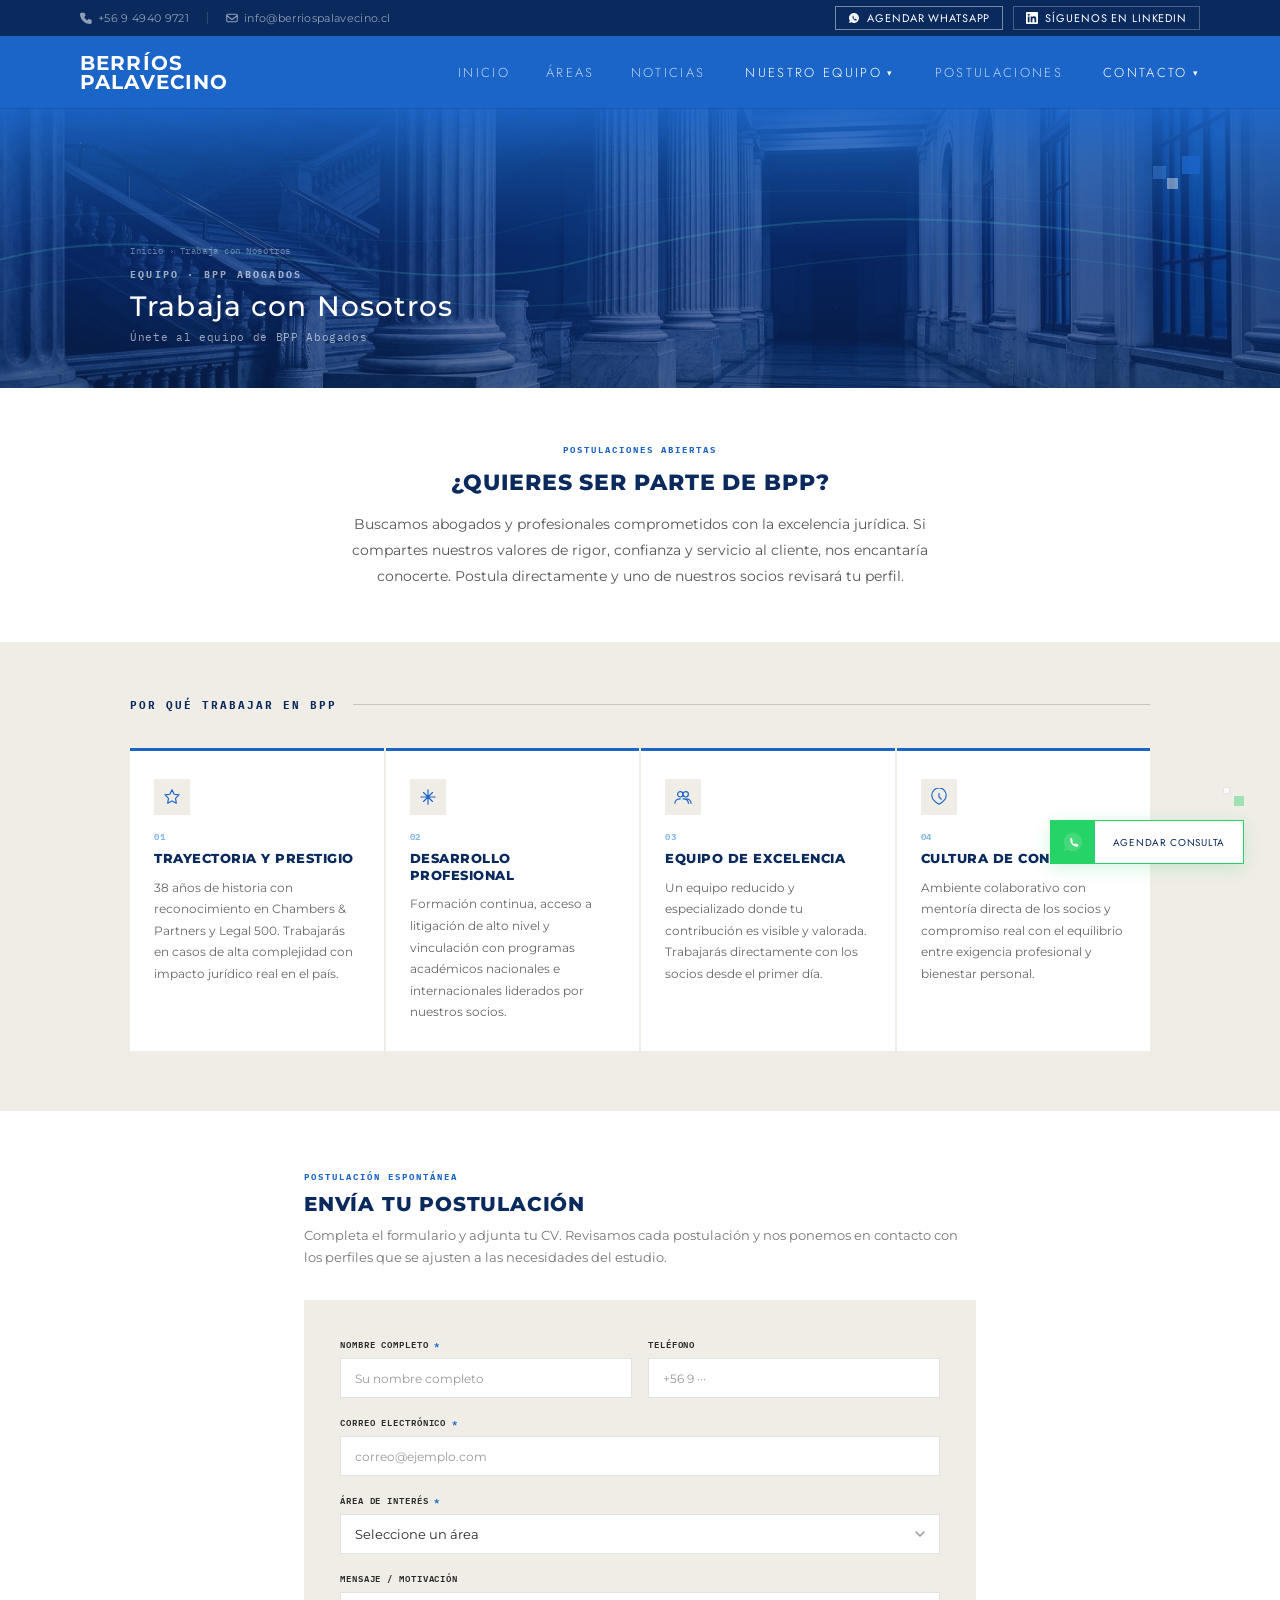
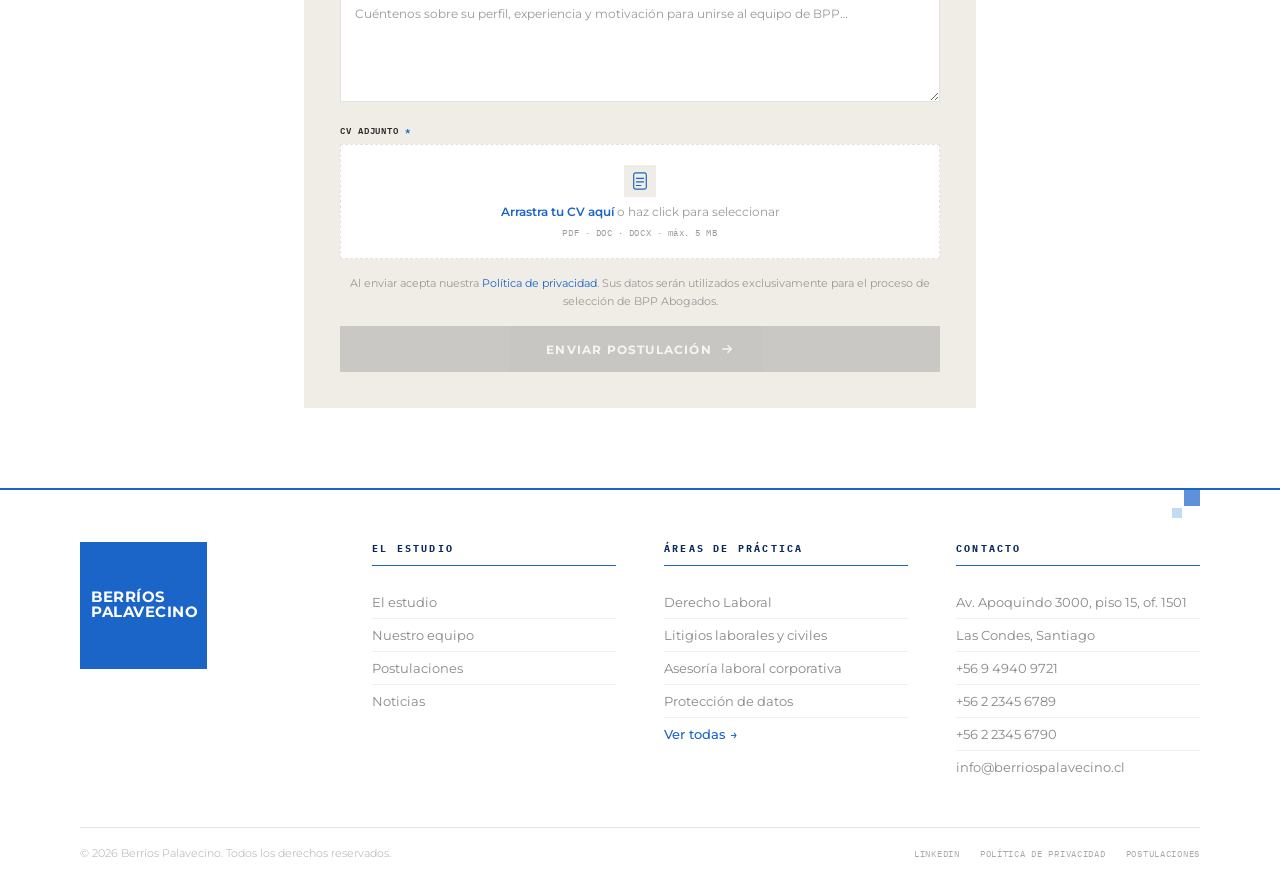
<file: BPP_Postulacion.html>
<!DOCTYPE html>
<html lang="es">

<head>
  <meta charset="UTF-8">
  <meta name="viewport" content="width=device-width, initial-scale=1.0">
  <script src="assets/components.js"></script>
  <title>Trabaja con Nosotros — BPP Abogados</title>
  <meta name="description"
    content="Únete al equipo de BPP Abogados. Postulaciones abiertas para abogados y profesionales comprometidos con la excelencia jurídica en Chile.">
  <meta property="og:type" content="website">
  <meta property="og:title" content="Trabaja con Nosotros — BPP Abogados">
  <meta property="og:description"
    content="Postulaciones abiertas para abogados y profesionales comprometidos con la excelencia jurídica en Chile.">
  <meta property="og:image" content="assets/BPP_Areas_Hero.jpg">
  <link rel="preconnect" href="https://fonts.googleapis.com">
  <link rel="preconnect" href="https://fonts.gstatic.com" crossorigin>
  <link
    href="https://fonts.googleapis.com/css2?family=IBM+Plex+Mono:wght@400;600;700&family=Jost:wght@300;400;500&family=Montserrat:wght@400;500;700;800&display=swap"
    rel="stylesheet">
  <link rel="stylesheet" href="assets/styles.css">
  <style>
    body {
      font-family: 'Montserrat', sans-serif;
      background: var(--gray-bg);
      color: var(--gray-dk);
      overflow-x: hidden;
      padding-top: 108px;
    }

    .section-hero {
      height: 280px;
      background: var(--blue-xdk);
      position: relative;
      overflow: hidden;
      display: flex;
      align-items: flex-end;
    }

    .sh-img {
      position: absolute;
      inset: 0;
      background-image: url('assets/BPP_Areas_Hero.jpg');
      background-size: cover;
      background-position: center;
    }

    .sh-overlay {
      position: absolute;
      inset: 0;
      background: linear-gradient(180deg,
          rgba(27, 100, 200, .95) 0%,
          rgba(20, 80, 168, .82) 20%,
          rgba(10, 50, 130, .72) 50%,
          rgba(10, 40, 100, .62) 100%);
    }

    .sh-wave {
      position: absolute;
      inset: 0;
      opacity: .2;
      pointer-events: none;
    }

    .sh-sq1 {
      position: absolute;
      top: 48px;
      right: 80px;
      width: 18px;
      height: 18px;
      background: var(--blue);
      opacity: .85;
      z-index: 3;
    }

    .sh-sq2 {
      position: absolute;
      top: 70px;
      right: 102px;
      width: 11px;
      height: 11px;
      background: rgba(255, 255, 255, .4);
      z-index: 3;
    }

    .sh-sq3 {
      position: absolute;
      top: 58px;
      right: 114px;
      width: 13px;
      height: 13px;
      background: var(--blue-md);
      opacity: .5;
      z-index: 3;
    }

    .sh-inner {
      position: relative;
      z-index: 4;
      width: 100%;
      max-width: 1180px;
      margin: 0 auto;
      padding: 0 80px 44px;
    }

    .sh-breadcrumb {
      font-family: 'IBM Plex Mono', monospace;
      font-size: 9px;
      color: rgba(255, 255, 255, .4);
      letter-spacing: .06em;
      margin-bottom: 12px;
      display: block;
    }

    .sh-breadcrumb a {
      color: rgba(255, 255, 255, .4);
      text-decoration: none;
      transition: color .2s;
    }

    .sh-breadcrumb a:hover {
      color: rgba(255, 255, 255, .75);
    }

    .sh-eyebrow {
      font-family: 'IBM Plex Mono', monospace;
      font-size: 10px;
      font-weight: 700;
      color: rgba(255, 255, 255, .6);
      letter-spacing: .22em;
      text-transform: uppercase;
      margin-bottom: 10px;
      display: block;
    }

    .sh-title {
      font-size: clamp(22px, 2.2vw, 32px);
      font-weight: 500;
      color: #fff;
      line-height: 1.1;
      letter-spacing: .04em;
      margin-bottom: 8px;
    }

    .sh-subtitle {
      font-family: 'IBM Plex Mono', monospace;
      font-size: 11px;
      color: rgba(255, 255, 255, .6);
      letter-spacing: .06em;
    }

    .intro-section {
      background: #fff;
      padding: 56px 0 52px;
    }

    .intro-inner {
      max-width: 640px;
      margin: 0 auto;
      padding: 0 24px;
      text-align: center;
    }

    .intro-eyebrow {
      font-family: 'IBM Plex Mono', monospace;
      font-size: 9px;
      font-weight: 700;
      color: var(--blue);
      letter-spacing: .22em;
      text-transform: uppercase;
      margin-bottom: 14px;
      display: block;
    }

    .intro-title {
      font-size: 22px;
      font-weight: 800;
      color: var(--blue-xdk);
      text-transform: uppercase;
      letter-spacing: .04em;
      margin-bottom: 16px;
    }

    .intro-text {
      font-size: 14px;
      color: #555;
      line-height: 1.85;
    }

    .pilares-section {
      background: var(--area-bg);
      padding: 56px 0 60px;
    }

    .pilares-inner {
      max-width: 1180px;
      margin: 0 auto;
      padding: 0 80px;
    }

    .pilares-header {
      display: flex;
      align-items: center;
      gap: 16px;
      margin-bottom: 36px;
    }

    .pilares-label {
      font-family: 'IBM Plex Mono', monospace;
      font-size: 11px;
      font-weight: 700;
      color: var(--blue-xdk);
      letter-spacing: .18em;
      text-transform: uppercase;
      white-space: nowrap;
    }

    .pilares-line {
      flex: 1;
      height: 1px;
      background: #C8C4B8;
    }

    .pilares-grid {
      display: grid;
      grid-template-columns: repeat(4, 1fr);
      gap: 2px;
    }

    .pilar-card {
      background: #fff;
      padding: 28px 24px;
      border-top: 3px solid var(--blue);
      opacity: 0;
      transform: translateY(20px);
      transition: opacity .5s ease, transform .5s ease, box-shadow .2s ease;
    }

    .pilar-card.is-visible {
      opacity: 1;
      transform: translateY(0);
    }

    .pilar-card.is-visible:hover {
      box-shadow: 0 8px 24px rgba(27, 100, 200, .1);
    }

    .pilar-card:nth-child(1) {
      transition-delay: 0ms;
    }

    .pilar-card:nth-child(2) {
      transition-delay: 80ms;
    }

    .pilar-card:nth-child(3) {
      transition-delay: 160ms;
    }

    .pilar-card:nth-child(4) {
      transition-delay: 240ms;
    }

    .pilar-icon {
      width: 36px;
      height: 36px;
      background: var(--area-bg);
      display: flex;
      align-items: center;
      justify-content: center;
      margin-bottom: 16px;
    }

    .pilar-num {
      font-family: 'IBM Plex Mono', monospace;
      font-size: 9px;
      font-weight: 700;
      color: var(--blue-lt);
      letter-spacing: .1em;
      margin-bottom: 8px;
    }

    .pilar-title {
      font-size: 13px;
      font-weight: 800;
      color: var(--blue-xdk);
      text-transform: uppercase;
      letter-spacing: .04em;
      line-height: 1.3;
      margin-bottom: 10px;
    }

    .pilar-desc {
      font-size: 12px;
      color: #666;
      line-height: 1.8;
    }

    .form-section {
      background: #fff;
      padding: 60px 0 80px;
    }

    .form-outer {
      max-width: 720px;
      margin: 0 auto;
      padding: 0 24px;
    }

    .form-header {
      margin-bottom: 32px;
    }

    .form-header-eyebrow {
      font-family: 'IBM Plex Mono', monospace;
      font-size: 9px;
      font-weight: 700;
      color: var(--blue);
      letter-spacing: .22em;
      text-transform: uppercase;
      margin-bottom: 10px;
      display: block;
    }

    .form-header-title {
      font-size: 20px;
      font-weight: 800;
      color: var(--blue-xdk);
      text-transform: uppercase;
      letter-spacing: .04em;
      margin-bottom: 8px;
    }

    .form-header-desc {
      font-size: 13px;
      color: #777;
      line-height: 1.7;
    }

    .form-wrap {
      background: var(--area-bg);
      padding: 36px;
    }

    .form-grid-2 {
      display: grid;
      grid-template-columns: 1fr 1fr;
      gap: 16px;
    }

    .form-group {
      margin-bottom: 16px;
    }

    .form-group:last-of-type {
      margin-bottom: 0;
    }

    .form-label {
      font-family: 'IBM Plex Mono', monospace;
      font-size: 9px;
      font-weight: 600;
      color: var(--gray-dk);
      letter-spacing: .1em;
      text-transform: uppercase;
      margin-bottom: 6px;
      display: block;
    }

    .form-label span {
      color: var(--blue);
    }

    .form-input,
    .form-select,
    .form-textarea {
      width: 100%;
      padding: 11px 14px;
      font-family: 'Montserrat', sans-serif;
      font-size: 13px;
      color: var(--gray-dk);
      background: #fff;
      border: 1.5px solid var(--gray-lt);
      outline: none;
      transition: border-color .2s;
      -webkit-appearance: none;
      appearance: none;
    }

    .form-input:focus,
    .form-select:focus,
    .form-textarea:focus {
      border-color: var(--blue);
    }

    .form-input::placeholder,
    .form-textarea::placeholder {
      color: var(--gray-mid);
      font-size: 12px;
    }

    .form-select {
      background-image: url("data:image/svg+xml,%3Csvg xmlns='http://www.w3.org/2000/svg' width='10' height='6' fill='none'%3E%3Cpath d='M1 1l4 4 4-4' stroke='%23999' stroke-width='1.5' stroke-linecap='round'/%3E%3C/svg%3E");
      background-repeat: no-repeat;
      background-position: right 14px center;
      padding-right: 36px;
      cursor: pointer;
    }

    .form-textarea {
      min-height: 110px;
      resize: vertical;
      line-height: 1.6;
    }

    .cv-dropzone {
      width: 100%;
      min-height: 90px;
      background: #fff;
      border: 1.5px dashed var(--gray-lt);
      display: flex;
      flex-direction: column;
      align-items: center;
      justify-content: center;
      gap: 6px;
      cursor: pointer;
      transition: border-color .2s, background .2s;
      padding: 20px;
      position: relative;
    }

    .cv-dropzone:hover,
    .cv-dropzone.dragover {
      border-color: var(--blue);
      background: rgba(27, 100, 200, .03);
    }

    .cv-dropzone input[type="file"] {
      position: absolute;
      inset: 0;
      opacity: 0;
      cursor: pointer;
      width: 100%;
      height: 100%;
    }

    .cv-icon {
      width: 32px;
      height: 32px;
      background: var(--area-bg);
      display: flex;
      align-items: center;
      justify-content: center;
      flex-shrink: 0;
    }

    .cv-label {
      font-size: 12px;
      color: var(--gray-mid);
      text-align: center;
      line-height: 1.5;
    }

    .cv-label strong {
      color: var(--blue);
      font-weight: 600;
    }

    .cv-formats {
      font-family: 'IBM Plex Mono', monospace;
      font-size: 9px;
      color: var(--gray-mid);
      letter-spacing: .06em;
    }

    .cv-filename {
      display: none;
      font-size: 12px;
      font-weight: 600;
      color: var(--blue-xdk);
      text-align: center;
    }

    .cv-dropzone.has-file .cv-label,
    .cv-dropzone.has-file .cv-formats,
    .cv-dropzone.has-file .cv-icon {
      display: none;
    }

    .cv-dropzone.has-file .cv-filename {
      display: block;
    }

    .form-privacy {
      font-size: 11px;
      color: var(--gray-mid);
      line-height: 1.6;
      margin: 16px 0;
      text-align: center;
    }

    .form-privacy a {
      color: var(--blue);
      text-decoration: none;
    }

    .form-privacy a:hover {
      text-decoration: underline;
    }

    .form-submit {
      width: 100%;
      height: 46px;
      background: var(--blue);
      color: #fff;
      font-family: 'Montserrat', sans-serif;
      font-size: 12px;
      font-weight: 700;
      letter-spacing: .1em;
      text-transform: uppercase;
      border: none;
      cursor: pointer;
      transition: background .2s;
      display: flex;
      align-items: center;
      justify-content: center;
      gap: 8px;
    }

    .form-submit:hover {
      background: var(--blue-dk);
    }

    .form-submit:disabled {
      background: var(--gray-mid);
      cursor: not-allowed;
      opacity: .45;
    }

    .form-success {
      display: none;
      text-align: center;
      padding: 48px 24px;
      flex-direction: column;
      align-items: center;
      gap: 14px;
    }

    .form-success.visible {
      display: flex;
    }

    .form-success-icon {
      width: 52px;
      height: 52px;
      background: var(--blue);
      display: flex;
      align-items: center;
      justify-content: center;
      font-size: 24px;
      color: #fff;
    }

    .form-success-title {
      font-size: 16px;
      font-weight: 800;
      color: var(--blue-xdk);
      text-transform: uppercase;
    }

    .form-success-desc {
      font-size: 13px;
      color: #555;
      line-height: 1.75;
      max-width: 360px;
    }

    .form-success-back {
      font-size: 11px;
      color: var(--blue);
      text-decoration: none;
      letter-spacing: .08em;
      text-transform: uppercase;
      font-weight: 600;
      margin-top: 4px;
    }

    .form-success-back:hover {
      text-decoration: underline;
    }

    @media (max-width: 900px) {
      .pilares-grid {
        grid-template-columns: repeat(2, 1fr);
      }
    }

    @media (max-width: 1179px) {
      .sh-inner {
        padding: 0 32px 36px;
      }

      .pilares-inner {
        padding: 0 32px;
      }
    }

    @media (max-width: 767px) {
      body {
        padding-top: 96px;
      }

      .section-hero {
        height: auto;
        min-height: 200px;
      }

      .sh-inner {
        padding: 0 20px 28px;
      }

      .sh-title {
        font-size: clamp(20px, 5vw, 28px);
      }

      .pilares-inner {
        padding: 0 20px;
      }

      .pilares-grid {
        grid-template-columns: 1fr;
        gap: 12px;
      }

      .form-outer {
        padding: 0 20px;
      }

      .form-wrap {
        padding: 24px 20px;
      }

      .form-grid-2 {
        grid-template-columns: 1fr;
      }
    }
  </style>
</head>

<body>

  <!-- TOPBAR -->
  <bpp-topbar></bpp-topbar>

  <!-- NAV -->
  <bpp-nav></bpp-nav>

  <!-- HERO -->
  <section class="section-hero">
    <div class="sh-img"></div>
    <div class="sh-overlay"></div>
    <svg class="sh-wave" viewBox="0 0 1180 280" preserveAspectRatio="none" xmlns="http://www.w3.org/2000/svg">
      <path d="M0,140 C180,90 360,190 540,140 S900,90 1180,140" stroke="#4ECDC4" stroke-width="1.8" fill="none" />
      <path d="M0,170 C200,120 400,215 600,170 S950,120 1180,170" stroke="#4ECDC4" stroke-width="1.2" fill="none"
        opacity=".6" />
      <path d="M0,110 C160,65 320,155 480,110 S820,65 1180,110" stroke="#4ECDC4" stroke-width=".9" fill="none"
        opacity=".4" />
    </svg>
    <div class="sh-sq1"></div>
    <div class="sh-sq2"></div>
    <div class="sh-sq3"></div>
    <div class="sh-inner">
      <span class="sh-breadcrumb">
        <a href="./index.html">Inicio</a> › Trabaja con Nosotros
      </span>
      <span class="sh-eyebrow">Equipo · BPP Abogados</span>
      <h1 class="sh-title">Trabaja con Nosotros</h1>
      <div class="sh-subtitle">Únete al equipo de BPP Abogados</div>
    </div>
  </section>

  <!-- INTRO -->
  <section class="intro-section">
    <div class="intro-inner">
      <span class="intro-eyebrow">Postulaciones abiertas</span>
      <h2 class="intro-title">¿Quieres ser parte de BPP?</h2>
      <p class="intro-text">Buscamos abogados y profesionales comprometidos con la excelencia jurídica. Si compartes
        nuestros valores de rigor, confianza y servicio al cliente, nos encantaría conocerte. Postula directamente y uno
        de nuestros socios revisará tu perfil.</p>
    </div>
  </section>

  <!-- PILARES -->
  <section class="pilares-section">
    <div class="pilares-inner">
      <div class="pilares-header">
        <span class="pilares-label">Por qué trabajar en BPP</span>
        <div class="pilares-line"></div>
      </div>
      <div class="pilares-grid">

        <div class="pilar-card">
          <div class="pilar-icon">
            <svg width="18" height="18" viewBox="0 0 20 20" fill="none">
              <path d="M10 2l2.4 4.9 5.4.8-3.9 3.8.9 5.4L10 14.4l-4.8 2.5.9-5.4L2.2 7.7l5.4-.8L10 2z" stroke="#1B64C8"
                stroke-width="1.3" stroke-linejoin="round" />
            </svg>
          </div>
          <div class="pilar-num">01</div>
          <div class="pilar-title">Trayectoria y prestigio</div>
          <p class="pilar-desc">38 años de historia con reconocimiento en Chambers & Partners y Legal 500. Trabajarás en
            casos de alta complejidad con impacto jurídico real en el país.</p>
        </div>

        <div class="pilar-card">
          <div class="pilar-icon">
            <svg width="18" height="18" viewBox="0 0 20 20" fill="none">
              <path d="M10 2v16M2 10h16M5 5l10 10M15 5L5 15" stroke="#1B64C8" stroke-width="1.3"
                stroke-linecap="round" />
            </svg>
          </div>
          <div class="pilar-num">02</div>
          <div class="pilar-title">Desarrollo profesional</div>
          <p class="pilar-desc">Formación continua, acceso a litigación de alto nivel y vinculación con programas
            académicos nacionales e internacionales liderados por nuestros socios.</p>
        </div>

        <div class="pilar-card">
          <div class="pilar-icon">
            <svg width="18" height="18" viewBox="0 0 20 20" fill="none">
              <circle cx="7" cy="7" r="3" stroke="#1B64C8" stroke-width="1.3" />
              <circle cx="13" cy="7" r="3" stroke="#1B64C8" stroke-width="1.3" />
              <path d="M1 17c0-3 2.7-5 6-5M19 17c0-3-2.7-5-6-5M10 12c3.3 0 6 2 6 5" stroke="#1B64C8" stroke-width="1.3"
                stroke-linecap="round" />
            </svg>
          </div>
          <div class="pilar-num">03</div>
          <div class="pilar-title">Equipo de excelencia</div>
          <p class="pilar-desc">Un equipo reducido y especializado donde tu contribución es visible y valorada.
            Trabajarás directamente con los socios desde el primer día.</p>
        </div>

        <div class="pilar-card">
          <div class="pilar-icon">
            <svg width="18" height="18" viewBox="0 0 20 20" fill="none">
              <path d="M10 18s-8-4.5-8-10a8 8 0 0116 0c0 5.5-8 10-8 10z" stroke="#1B64C8" stroke-width="1.3" />
              <path d="M10 6v4l2.5 2.5" stroke="#1B64C8" stroke-width="1.3" stroke-linecap="round" />
            </svg>
          </div>
          <div class="pilar-num">04</div>
          <div class="pilar-title">Cultura de confianza</div>
          <p class="pilar-desc">Ambiente colaborativo con mentoría directa de los socios y compromiso real con el
            equilibrio entre exigencia profesional y bienestar personal.</p>
        </div>

      </div>
    </div>
  </section>

  <!-- FORMULARIO -->
  <section class="form-section">
    <div class="form-outer">
      <div class="form-header">
        <span class="form-header-eyebrow">Postulación espontánea</span>
        <h2 class="form-header-title">Envía tu postulación</h2>
        <p class="form-header-desc">Completa el formulario y adjunta tu CV. Revisamos cada postulación y nos ponemos en
          contacto con los perfiles que se ajusten a las necesidades del estudio.</p>
      </div>

      <div class="form-wrap">
        <form id="postulacion-form" onsubmit="handleSubmit(event)" novalidate>

          <!-- Nombre + Teléfono -->
          <div class="form-grid-2">
            <div class="form-group">
              <label class="form-label" for="nombre">Nombre completo <span>*</span></label>
              <input class="form-input" type="text" id="nombre" name="nombre" placeholder="Su nombre completo" required
                aria-required="true" autocomplete="name">
            </div>
            <div class="form-group">
              <label class="form-label" for="telefono">Teléfono</label>
              <input class="form-input" type="tel" id="telefono" name="telefono" placeholder="+56 9 ···"
                autocomplete="tel">
            </div>
          </div>

          <!-- Email -->
          <div class="form-group">
            <label class="form-label" for="email">Correo electrónico <span>*</span></label>
            <input class="form-input" type="email" id="email" name="email" placeholder="correo@ejemplo.com" required
              aria-required="true" autocomplete="email">
          </div>

          <!-- Área de interés -->
          <div class="form-group">
            <label class="form-label" for="area">Área de interés <span>*</span></label>
            <select class="form-select" id="area" name="area" required aria-required="true">
              <option value="">Seleccione un área</option>
              <option value="laboral">Defensa Laboral</option>
              <option value="civil">Derecho Civil</option>
              <option value="penal">Derecho Penal</option>
              <option value="administrativo">Derecho Administrativo</option>
              <option value="otras">Otras</option>
            </select>
          </div>

          <!-- Mensaje -->
          <div class="form-group">
            <label class="form-label" for="mensaje">Mensaje / Motivación</label>
            <textarea class="form-textarea" id="mensaje" name="mensaje"
              placeholder="Cuéntenos sobre su perfil, experiencia y motivación para unirse al equipo de BPP…"></textarea>
          </div>

          <!-- CV drop zone -->
          <div class="form-group">
            <label class="form-label" for="cv-input">CV adjunto <span>*</span></label>
            <div class="cv-dropzone" id="cv-dropzone">
              <input type="file" id="cv-input" name="cv" accept=".pdf,.doc,.docx" required aria-required="true">
              <div class="cv-icon">
                <svg width="16" height="18" viewBox="0 0 16 20" fill="none">
                  <rect x="1" y="1" width="14" height="18" rx="2" stroke="#1B64C8" stroke-width="1.3" />
                  <path d="M4 7h8M4 11h8M4 15h5" stroke="#1B64C8" stroke-width="1.3" stroke-linecap="round" />
                </svg>
              </div>
              <div class="cv-label">
                <strong>Arrastra tu CV aquí</strong> o haz click para seleccionar
              </div>
              <div class="cv-formats">PDF · DOC · DOCX · máx. 5 MB</div>
              <div class="cv-filename" id="cv-filename"></div>
            </div>
          </div>

          <!-- Privacidad -->
          <p class="form-privacy">
            Al enviar acepta nuestra <a href="#">Política de privacidad</a>. Sus datos serán utilizados exclusivamente
            para el proceso de selección de BPP Abogados.
          </p>

          <button class="form-submit" type="submit" id="submit-btn" disabled>
            Enviar postulación
            <svg width="14" height="14" viewBox="0 0 16 16" fill="none">
              <path d="M3 8h10M9 4l4 4-4 4" stroke="currentColor" stroke-width="1.5" stroke-linecap="round"
                stroke-linejoin="round" />
            </svg>
          </button>

        </form>

        <!-- Estado de éxito -->
        <div class="form-success" id="form-success" role="status" aria-live="polite">
          <div class="form-success-icon">✓</div>
          <div class="form-success-title">Postulación recibida</div>
          <p class="form-success-desc">Hemos recibido tu postulación. Revisaremos tu perfil y nos pondremos en contacto
            contigo si tu experiencia se ajusta a nuestras necesidades actuales.</p>
          <a href="./BPP_Equipo.html" class="form-success-back">Conocer el equipo →</a>
        </div>
      </div>
    </div>
  </section>

  <!-- FOOTER -->
  <bpp-footer></bpp-footer>

  <!-- FAB -->
  <bpp-fab></bpp-fab>

  <script>
    /* ── VALIDACIÓN EN TIEMPO REAL ── */
    (function () {
      const form = document.getElementById('postulacion-form');
      const btn = document.getElementById('submit-btn');
      const required = form.querySelectorAll('[required]');

      function isValid() {
        return Array.from(required).every(f => {
          if (f.type === 'file') return f.files && f.files.length > 0;
          return f.value.trim() !== '';
        });
      }

      function updateBtn() {
        const v = isValid();
        btn.disabled = !v;
        btn.style.opacity = v ? '1' : '0.45';
        btn.style.cursor = v ? 'pointer' : 'not-allowed';
        btn.style.background = v ? '' : 'var(--gray-mid)';
      }

      required.forEach(f => {
        f.addEventListener('input', updateBtn);
        f.addEventListener('change', updateBtn);
      });

      updateBtn(); /* estado inicial */
    })();

    /* ── CV DROP ZONE ── */
    (function () {
      const zone = document.getElementById('cv-dropzone');
      const input = document.getElementById('cv-input');
      const fname = document.getElementById('cv-filename');

      function setFile(file) {
        if (!file) return;
        if (file.size > 5 * 1024 * 1024) {
          alert('El archivo supera el límite de 5 MB. Seleccione un archivo más pequeño.');
          return;
        }
        fname.textContent = '✓ ' + file.name;
        zone.classList.add('has-file');
        /* Disparar validación */
        input.dispatchEvent(new Event('change', { bubbles: true }));
      }

      input.addEventListener('change', () => setFile(input.files[0]));

      zone.addEventListener('dragover', e => {
        e.preventDefault(); zone.classList.add('dragover');
      });
      zone.addEventListener('dragleave', () => zone.classList.remove('dragover'));
      zone.addEventListener('drop', e => {
        e.preventDefault(); zone.classList.remove('dragover');
        const file = e.dataTransfer.files[0];
        if (file) { input.files = e.dataTransfer.files; setFile(file); }
      });
    })();

    /* ── ANIMACIÓN PILARES ── */
    (function () {
      const obs = new IntersectionObserver((entries) => {
        entries.forEach(e => {
          if (e.isIntersecting) { e.target.classList.add('is-visible'); obs.unobserve(e.target); }
        });
      }, { threshold: 0.1 });
      document.querySelectorAll('.pilar-card').forEach(c => obs.observe(c));
    })();

    /* ── ENVÍO ── */
    function handleSubmit(e) {
      e.preventDefault();
      const btn = document.getElementById('submit-btn');
      btn.disabled = true;
      btn.innerHTML = 'Enviando…';

      /* Reemplazar con fetch() al backend real */
      setTimeout(() => {
        document.getElementById('postulacion-form').style.display = 'none';
        document.getElementById('form-success').classList.add('visible');
      }, 1200);
    }
  </script>
</body>

</html>
</file>
<file: assets/styles.css>
/* ══════════════════════════════════════════════════════
   BPP ABOGADOS — ESTILOS COMPARTIDOS
   Variables globales + reset + chrome (topbar, nav, footer, fab).
   Cargado por todas las páginas vía <link rel="stylesheet">.
   El resto del CSS (hero, cards, forms, etc.) sigue siendo
   específico de cada página.
══════════════════════════════════════════════════════ */

@font-face {
  font-family: 'ArtegraSans-ExtraBold';
  src: url('./artegra-sans-extra-bold.ttf') format('truetype');
  font-weight: 900;
  font-style: normal;
}

:root {
  --blue: #1B64C8;
  --blue-dk: #1450A8;
  --blue-xdk: #0A2A5E;
  --blue-md: #3D7FD4;
  --blue-lt: #85B7EB;
  --gold: #C89B3C;
  --gold-lt: #E7C77E;
  --wa-green: #25D366;
  --li-blue: #0A66C2;
  --white: #FFFFFF;
  --gray-bg: #F5F5F5;
  --gray-lt: #E2E2E2;
  --gray-mid: #999999;
  --gray-dk: #2A2A2A;
  --area-bg: #F0EDE6;
}

* {
  margin: 0;
  padding: 0;
  box-sizing: border-box;
}

html {
  scroll-behavior: smooth;
}


/* ── TOPBAR / NAV / FOOTER / FAB ── */

.topbar {
  position: fixed;
  top: 0;
  left: 0;
  right: 0;
  z-index: 300;
  background: var(--blue-xdk);
  height: 36px;
  display: flex;
  align-items: center;
  padding: 0 80px;
  gap: 18px;
}

.topbar-left {
  display: flex;
  align-items: center;
  gap: 18px;
}

.topbar-spacer {
  flex: 1;
}

.topbar-right {
  display: flex;
  align-items: center;
  gap: 10px;
}

.topbar-sep {
  width: 1px;
  height: 12px;
  background: rgba(255, 255, 255, .15);
}

.topbar-link {
  display: flex;
  align-items: center;
  gap: 6px;
  font-size: 11px;
  color: rgba(255, 255, 255, .55);
  text-decoration: none;
  letter-spacing: .03em;
  transition: color .2s;
}

.topbar-link:hover {
  color: #fff;
}

.topbar-link-icon {
  width: 12px;
  height: 12px;
  flex-shrink: 0;
}

.topbar-btn {
  display: inline-flex;
  align-items: center;
  gap: 7px;
  height: 24px;
  padding: 0 12px;
  font-family: 'Jost', sans-serif;
  font-size: 11px;
  font-weight: 400;
  letter-spacing: .08em;
  text-transform: uppercase;
  text-decoration: none;
  color: #fff;
  background: transparent;
  transition: background .2s, border-color .2s, transform .15s;
}

.topbar-btn:hover {
  transform: translateY(-1px);
}

.topbar-btn-icon {
  width: 12px;
  height: 12px;
  flex-shrink: 0;
}

.topbar-btn--wa {
  border: 1.5px solid rgba(255, 255, 255, .45);
}

.topbar-btn--wa:hover {
  background: var(--wa-green);
  border-color: var(--wa-green);
}

.topbar-btn--li {
  border: 1.5px solid rgba(255, 255, 255, .25);
}

.topbar-btn--li:hover {
  background: var(--li-blue);
  border-color: var(--li-blue);
}

.topbar-btn-label--short {
  display: none;
}

.nav {
  position: fixed;
  top: 36px;
  left: 0;
  right: 0;
  height: 72px;
  z-index: 200;
  display: flex;
  align-items: center;
  justify-content: space-between;
  padding: 0 80px;
  background: var(--blue);
  box-shadow: 0 1px 0 rgba(0, 0, 0, .12);
}

.nav-logo {
  display: flex;
  align-items: center;
  text-decoration: none;
  flex-shrink: 0;
}

.nav-right {
  display: flex;
  align-items: center;
  gap: 40px;
}

.nav-links {
  display: flex;
  gap: 36px;
  list-style: none;
}

.nav-links li a {
  font-family: 'Jost', sans-serif;
  font-size: 13px;
  font-weight: 300;
  letter-spacing: .18em;
  text-transform: uppercase;
  text-decoration: none;
  transition: color .2s;
  white-space: nowrap;
  color: rgba(255, 255, 255, .72);
}

.nav-links li a:hover,
.nav-links li a.active {
  color: #fff;
}

.nav-dropdown {
  position: relative;
}

.nav-dropdown-toggle {
  font-family: 'Jost', sans-serif;
  font-size: 13px;
  font-weight: 300;
  letter-spacing: .18em;
  text-transform: uppercase;
  color: #fff;
  background: none;
  border: none;
  cursor: pointer;
  display: flex;
  align-items: center;
  gap: 5px;
  padding: 0;
  transition: color .2s;
}

.nav-dropdown-toggle .arrow {
  font-size: 9px;
  transition: transform .2s;
}

.nav-dropdown:hover .nav-dropdown-toggle .arrow {
  transform: rotate(180deg);
}

.nav-dropdown::after {
  content: '';
  position: absolute;
  top: 100%;
  left: -20px;
  right: -20px;
  height: 18px;
  /* cubre el gap de 14px + margen */
  background: transparent;
}

.nav-dropdown-menu {
  position: absolute;
  top: calc(100% + 14px);
  right: 0;
  background: var(--blue-xdk);
  min-width: 220px;
  padding: 6px 0;
  z-index: 100;
  opacity: 0;
  pointer-events: none;
  transform: translateY(-6px);
  transition: opacity .2s, transform .2s;
  box-shadow: 0 8px 24px rgba(0, 0, 0, .2);
}

.nav-dropdown:hover .nav-dropdown-menu,
.nav-dropdown:focus-within .nav-dropdown-menu {
  opacity: 1;
  pointer-events: auto;
  transform: translateY(0);
}

.nav-dropdown-item {
  display: flex;
  align-items: center;
  gap: 8px;
  padding: 10px 18px;
  font-size: 12px;
  font-weight: 400;
  color: rgba(255, 255, 255, .7);
  text-decoration: none;
  letter-spacing: .06em;
  transition: background .15s, color .15s;
  font-family: 'Jost', sans-serif;
}

.nav-dropdown-item:hover {
  background: rgba(255, 255, 255, .08);
  color: #fff;
}

.nav-dropdown-item.active {
  color: #fff;
  background: rgba(27, 100, 200, .5);
}

.nav-dropdown-item-dot {
  width: 5px;
  height: 5px;
  border-radius: 50%;
  background: var(--blue-lt);
  flex-shrink: 0;
}

.nav-cta {
  font-family: 'Jost', sans-serif;
  font-size: 11px;
  font-weight: 400;
  letter-spacing: .18em;
  text-transform: uppercase;
  text-decoration: none;
  padding: 10px 24px;
  color: var(--blue);
  background: #fff;
  border: 1.5px solid #fff;
  transition: background .2s;
  white-space: nowrap;
}

.nav-cta:hover {
  background: rgba(255, 255, 255, .88);
}

.nav-hamburger {
  display: none;
}

.nav-mobile-menu {
  display: none;
}

.footer {
  display: block;
  position: relative;
  background: white;
  border-top: 2px solid var(--blue);
}

.footer-inner {
  margin: 0 auto;
  padding: 0 80px;
}

.footer-top {
  display: grid;
  grid-template-columns: 1fr 1fr 1fr 1fr;
  gap: 48px;
  padding: 52px 0 44px;
  position: relative;
}

.footer-decor-1 {
  position: absolute;
  top: 0;
  right: 0;
  width: 16px;
  height: 16px;
  background: var(--blue);
  opacity: .7;
}

.footer-decor-2 {
  position: absolute;
  top: 18px;
  right: 18px;
  width: 10px;
  height: 10px;
  background: var(--blue-lt);
  opacity: .5;
}

.footer-logo-wrap {
  position: absolute;
  top: 52px;
}

.footer-col-title {
  font-family: 'IBM Plex Mono', monospace;
  font-size: 10px;
  font-weight: 700;
  color: var(--blue-xdk);
  letter-spacing: .22em;
  text-transform: uppercase;
  margin-bottom: 20px;
  padding-bottom: 10px;
  border-bottom: 1.5px solid var(--blue);
}

.footer-col-link {
  font-size: 13px;
  color: #888;
  text-decoration: none;
  padding: 8px 0;
  border-bottom: .5px solid #F0F0F0;
  display: flex;
  align-items: center;
  justify-content: space-between;
  transition: color .2s;
}

.footer-col-link:hover {
  color: var(--blue);
}

.footer-col-link:last-child {
  border-bottom: none;
}

.footer-col-link-arrow {
  font-size: 12px;
  color: var(--blue);
  opacity: 0;
  transition: opacity .2s;
}

.footer-col-link:hover .footer-col-link-arrow {
  opacity: 1;
}

.footer-bottom {
  border-top: .5px solid var(--gray-lt);
  padding: 18px 0;
  display: flex;
  justify-content: space-between;
  align-items: center;
}

.footer-copy {
  font-size: 11px;
  color: #aaa;
  font-weight: 300;
}

.footer-legal-links {
  display: flex;
  gap: 20px;
}

.footer-legal-link {
  font-family: 'IBM Plex Mono', monospace;
  font-size: 9px;
  letter-spacing: .08em;
  text-transform: uppercase;
  color: #aaa;
  text-decoration: none;
  transition: color .2s;
}

.footer-legal-link:hover {
  color: var(--blue);
}

.fab {
  position: fixed;
  bottom: 36px;
  right: 36px;
  z-index: 9999;
  display: inline-flex;
  align-items: center;
  background: #fff;
  border: 1.5px solid var(--wa-green);
  height: 44px;
  text-decoration: none;
  overflow: hidden;
  box-shadow: 0 4px 18px rgba(37, 211, 102, .2);
  transition: box-shadow .2s, transform .2s;
}

.fab:hover {
  box-shadow: 0 6px 24px rgba(37, 211, 102, .35);
  transform: translateY(-2px);
}

.fab-icon-wrap {
  width: 44px;
  height: 100%;
  background: var(--wa-green);
  display: flex;
  align-items: center;
  justify-content: center;
  flex-shrink: 0;
  transition: background .2s;
}

.fab:hover .fab-icon-wrap {
  background: #1DA851;
}

.fab-icon {
  width: 22px;
  height: 22px;
  display: block;
}

.fab-label {
  font-family: 'Jost', sans-serif;
  font-size: 10px;
  font-weight: 400;
  color: var(--blue-xdk);
  letter-spacing: .07em;
  text-transform: uppercase;
  padding: 0 18px;
  white-space: nowrap;
}

.fab-decor-1 {
  position: fixed;
  bottom: 94px;
  right: 36px;
  width: 10px;
  height: 10px;
  background: var(--wa-green);
  opacity: .4;
  pointer-events: none;
  z-index: 9998;
}

.fab-decor-2 {
  position: fixed;
  bottom: 106px;
  right: 50px;
  width: 7px;
  height: 7px;
  background: #fff;
  border: 1px solid var(--gray-lt);
  opacity: .7;
  pointer-events: none;
  z-index: 9998;
}


/* ── RESPONSIVE ── */

@media (max-width: 900px) {
  .topbar-btn-label--long {
    display: none;
  }

  .topbar-btn-label--short {
    display: inline;
  }
}

@media (max-width: 1179px) {

  .nav,
  .topbar {
    padding-left: 32px;
    padding-right: 32px;
  }

  .footer-inner {
    padding: 0 32px;
  }

  .footer-logo-wrap {
    left: 32px;
  }
}

@media (max-width: 767px) {
  .topbar {
    padding: 0 16px;
    gap: 8px;
    height: 32px;
  }

  .topbar-left {
    gap: 8px;
  }

  .topbar-link {
    font-size: 10px;
  }

  .topbar-link:nth-child(3) {
    display: none;
  }

  .topbar-sep {
    display: none;
  }

  .topbar-spacer {
    flex: 1;
  }

  .topbar-right {
    gap: 6px;
  }

  .topbar-btn {
    padding: 0 8px;
    font-size: 9px;
    gap: 4px;
    height: 20px;
  }

  .topbar-btn-icon {
    width: 10px;
    height: 10px;
  }

  .nav {
    top: 32px;
    padding: 0 16px;
    height: 56px;
  }

  .nav-logo img {
    width: 120px;
    height: auto;
  }

  .nav-hamburger {
    display: flex;
    flex-direction: column;
    gap: 4px;
    background: none;
    border: none;
    cursor: pointer;
    padding: 0;
    width: 24px;
    height: 24px;
    align-items: center;
    justify-content: center;
    margin-left: auto;
  }

  .nav-hamburger span {
    display: block;
    width: 20px;
    height: 2px;
    background: #fff;
    transition: all .3s;
  }

  .nav-hamburger[aria-expanded="true"] span:nth-child(1) {
    transform: rotate(45deg) translate(8px, 8px);
  }

  .nav-hamburger[aria-expanded="true"] span:nth-child(2) {
    opacity: 0;
  }

  .nav-hamburger[aria-expanded="true"] span:nth-child(3) {
    transform: rotate(-45deg) translate(8px, -8px);
  }

  .nav-right {
    display: none;
  }

  .nav-links {
    display: none;
  }

  .nav-dropdown {
    display: none;
  }

  .nav-mobile-menu {
    position: absolute;
    top: 56px;
    left: 0;
    right: 0;
    background: var(--blue-xdk);
    display: flex;
    flex-direction: column;
    max-height: 0;
    overflow: hidden;
    transition: max-height .3s ease-out;
  }

  .nav-mobile-menu--open {
    max-height: 500px;
  }

  .nav-mobile-link {
    padding: 16px 20px;
    font-family: 'Jost', sans-serif;
    font-size: 13px;
    font-weight: 300;
    letter-spacing: .08em;
    text-transform: uppercase;
    color: rgba(255, 255, 255, .7);
    text-decoration: none;
    border-bottom: 1px solid rgba(255, 255, 255, .1);
    transition: background .2s, color .2s;
  }

  .nav-mobile-link:hover {
    background: rgba(255, 255, 255, .08);
    color: #fff;
  }

  .nav-mobile-dropdown-toggle {
    width: 100%;
    padding: 16px 20px;
    font-family: 'Jost', sans-serif;
    font-size: 13px;
    font-weight: 300;
    letter-spacing: .08em;
    text-transform: uppercase;
    color: rgba(255, 255, 255, .7);
    background: none;
    border: none;
    border-bottom: 1px solid rgba(255, 255, 255, .1);
    cursor: pointer;
    text-align: left;
    transition: background .2s, color .2s;
    display: flex;
    justify-content: space-between;
    align-items: center;
  }

  .nav-mobile-dropdown-toggle::after {
    content: '▾';
    font-size: 9px;
    transition: transform .2s;
  }

  .nav-mobile-dropdown-toggle[aria-expanded="true"]::after {
    transform: rotate(180deg);
  }

  .nav-mobile-dropdown-toggle:hover {
    background: rgba(255, 255, 255, .08);
    color: #fff;
  }

  .nav-mobile-dropdown-menu {
    max-height: 0;
    overflow: hidden;
    transition: max-height .3s ease-out;
  }

  .nav-mobile-dropdown-menu--open {
    max-height: 300px;
  }

  .nav-mobile-dropdown-link {
    display: block;
    padding: 12px 20px 12px 40px;
    font-family: 'Jost', sans-serif;
    font-size: 12px;
    font-weight: 300;
    letter-spacing: .08em;
    text-transform: uppercase;
    color: rgba(255, 255, 255, .6);
    text-decoration: none;
    border-bottom: 1px solid rgba(255, 255, 255, .05);
    transition: background .2s, color .2s;
  }

  .nav-mobile-dropdown-link:hover {
    background: rgba(255, 255, 255, .08);
    color: #fff;
  }

  .topbar {
    padding: 0 16px;
  }

  .footer-inner {
    padding: 0 20px;
  }

  .footer-top {
    grid-template-columns: 1fr;
    gap: 24px;
    padding: 32px 0 24px;
  }

  .footer-logo-wrap {
    position: static;
    left: auto;
    top: auto;
    margin-bottom: 14px;
  }

  .footer-logo-wrap svg {
    width: 80px;
    height: 80px;
  }

  .footer-bottom {
    flex-direction: column;
    gap: 12px;
  }
}
</file>
